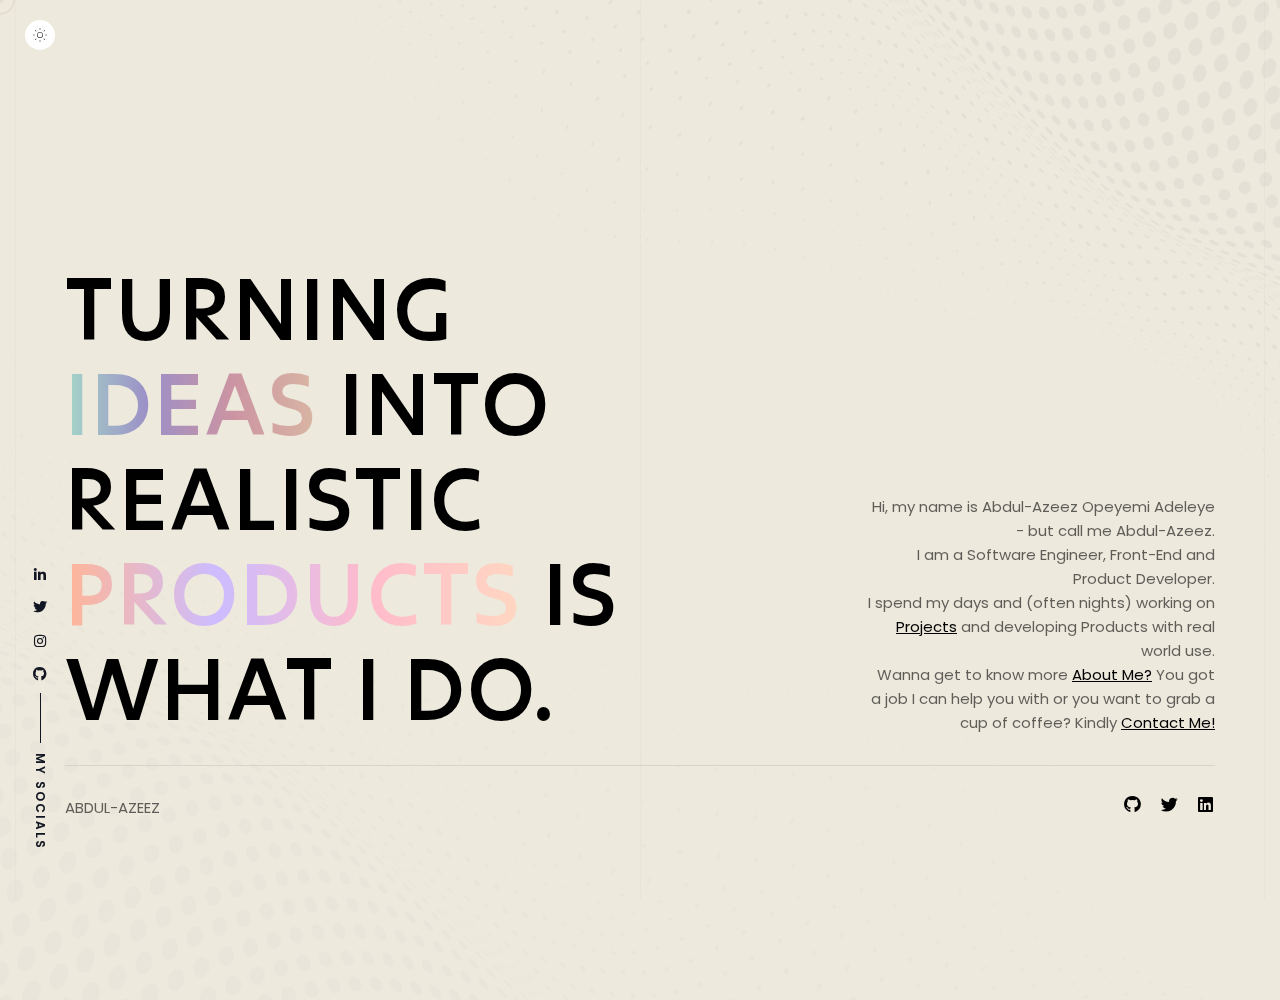
<file: index.html>
<!DOCTYPE html>
<html class="no-js" lang="">
  <!-- Mirrored from theme.dsngrid.com/blackdsn/light/metro-portfolio-1.html by HTTrack Website Copier/3.x [XR&CO'2014], Tue, 08 Aug 2023 18:22:00 GMT -->
  <!-- Added by HTTrack --><meta
    http-equiv="content-type"
    content="text/html;charset=utf-8"
  /><!-- /Added by HTTrack -->
  <head>
    <meta charset="utf-8" />
    <meta name="description" content="" />
    <meta name="viewport" content="width=device-width, initial-scale=1" />

    <link rel="icon" href="assets/img/logo-32x32.png" sizes="32x32" />
    <link rel="icon" href="assets/img/logo-192x192.png" sizes="192x192" />

    <title>Abdul-Azeez O. Adeleye | SWE, Full Stack and Product.</title>

    <link href="assets/css/plugins.css" rel="stylesheet" />
    <link rel="stylesheet" href="assets/css/style.css" />
  </head>

  <body class="dsn-ajax dsn-cursor-effect">
    <style>
      /* Define animation */
      @keyframes gradient-shift {
        0% {
          background-position: 0%;
        }
        100% {
          background-position: 100%;
        }
      }

      /* Styling our animated gradient text */
      .linear-wipe {
        background: linear-gradient(
          270deg,
          #cdfff1,
          #c6d7ff,
          #fac8ff,
          #ffd7c1,
          #ffbbcb,
          #ccbcff,
          #ffb597
        );
        background-size: 200%;
        -webkit-background-clip: text;
        -webkit-text-fill-color: transparent;
        animation: gradient-shift 3s ease-in-out infinite;
      }
      .linear-wipe2 {
        background: linear-gradient(
          270deg,
          #e87041,
          #b0c3ef,
          #c99ecd,
          #d9b6a3,
          #cc94a2,
          #9c8fc7,
          #a4d6c8
        );
        background-size: 200%;
        -webkit-background-clip: text;
        -webkit-text-fill-color: transparent;
        animation: gradient-shift 3s ease-in-out infinite;
      }
    </style>
    <main id="main_root" class="main-root">
      <!-- ========== Menu ========== -->
      <header
        id="site_menu_header"
        class="site-header dsn-container d-none dsn-hamburger"
      >
        <div class="main-logo">
          <a
            href="index.html"
            data-dsn-text="Abdul-Azeez"
            class="custom-logo-link main-brand effect-ajax"
            rel="home"
            aria-current="page"
          >
            <img
              src="assets/img/logo-light.png"
              class="custom-logo logo-light"
              style="width: 50px; height: 30px;"
              alt="Abdul-Azeez"
            />
            <img
              src="assets/img/logo.png"
              class="custom-logo logo-dark"
              style="width: 50px; height: 30px;"
              alt="Abdul-Azeez"
            />
          </a>
        </div>
        <nav class="main-navigation">
          <div class="menu-cover-title header-container dsn-container">
            MENU
          </div>
          <ul id="dsn-primary-list" class="primary-nav h2">
            <li class="nav-item">
              <a title="Service" href="index.html">
                <span class="overflow">Home</span>
              </a>
            </li>
            <li class="nav-item">
              <a title="Home" href="about">
                <span class="overflow">About</span>
              </a>
            </li>
            <li class="nav-item">
              <a title="Home" href="projects">
                <span class="overflow">Projects</span>
              </a>
            </li>
            <li class="nav-item">
              <a title="Service" href="contact">
                <span class="overflow">Contact</span>
              </a>
            </li>
            <li class="nav-item">
              <a title="Home" href="https://abdulazeez.vercel.app/resume.pdf">
                <span class="overflow">My Resume</span>
              </a>
            </li>
          </ul>
          <div
            class="container-content d-flex flex-column justify-content-center section-margin"
          >
            <div class="nav__info">
              <div class="nav-content">
                <h5 class="sm-title-block mb-10">Location</h5>
                Remote, Earth C137
              </div>
              <div class="nav-content mt-30">
                <h5 class="sm-title-block mb-10">Contact</h5>
                <p class="links over-hidden mb-1">
                  <a
                    class="link-hover d-block"
                    href="tel:00201004392260"
                    data-hover-text="+2348109174125"
                    >+2348109174125</a
                  >
                  <a
                    class="link-hover"
                    href="tel:00201024552406"
                    data-hover-text="+2348109174125"
                    >+2348050659250</a
                  >
                </p>
                <p class="links over-hidden">
                  <a
                    class="link-hover"
                    href="mailto:message.abdulazeez@gmail.com"
                    data-hover-text="message.abdulazeez@gmail.com"
                    >message.abdulazeez@gmail.com</a
                  >
                </p>
              </div>
            </div>
            <div class="nav-social nav-content mt-30">
              <div class="nav-social-inner p-relative">
                <h5 class="sm-title-block mb-10">Follow Me</h5>
                <ul style="--dsn-li-name: dsn6">
                  <li style="--dsn-li-index: 0">
                    <a
                      href="https://www.linkedin.com/in/meessage-abdulazeez"
                      target="_blank"
                      rel="nofollow noopener noreferrer"
                      >LinkedIn.</a
                    >
                  </li>
                  <li style="--dsn-li-index: 1">
                    <a
                      href="https://github.com/YemiAbdulazeez"
                      target="_blank"
                      rel="nofollow noopener noreferrer"
                      >GitHub.</a
                    >
                  </li>
                  <li style="--dsn-li-index: 2">
                    <a
                      href="https://twitter.com/AzeezAdeleye_"
                      target="_blank"
                      rel="nofollow noopener noreferrer"
                      >Twitter.</a
                    >
                  </li>
                </ul>
              </div>
            </div>
          </div>
        </nav>
        <div id="navbar_toggle" class="navbar-toggle">
          <div class="toggle-icon">
            <div class="toggle-line"></div>
            <div class="toggle-line"></div>
            <div class="toggle-line"></div>
          </div>
          <div class="toggle-text">
            <div class="text-menu">Menu</div>
            <div class="text-open">Open</div>
            <div class="text-close">Close</div>
          </div>
        </div>
        <div class="bg-load background-main"></div>

        <svg
          width="100%"
          height="100%"
          viewBox="0 0 100 100"
          preserveAspectRatio="none"
          class="bg-load dsn-svg-transition"
        >
          <path
            vector-effect="non-scaling-stroke"
            d="M 0 100 V 100 Q 50 100 100 100 V 100 z"
          />
        </svg>
      </header>
      <!-- ========== End Menu ========== -->

      <!-- ========== Header Normal========== -->
      <header id="dsn_header" class="dsn-header-animation header-normal">
        <div
          class="background-overlay bg-pattern p-absolute left-0 top-0 w-100 h-100"
        ></div>

        <div class="entry-header p-relative over-hidden" style="height: 100vh">
          <div
            id="hero_content"
            class="d-flex p-relative h-100 dsn-hero-parallax-title container align-items-center pb-section"
          >
            <div class="content p-relative w-100">
              <div class="intro-project w-100">
                <div class="intro-title">
                  <div
                    class="d-grid grid-sm-2 justify-content-between pb-30 mb-30 border-bottom"
                  >
                    <div id="hero_title" style="margin-top: 4rem">
                      <h1 class="title title-org text-upper sm-pd">
                        TURNING <span class="linear-wipe2">IDEAS</span> INTO
                        REALISTIC <span class="linear-wipe">PRODUCTS</span> IS
                        WHAT I DO.
                      </h1>
                    </div>
                    <p class="max-w350 ml-auto text-right align-self-end sm-pd">
                      Hi, my name is Abdul-Azeez Opeyemi Adeleye - but call me
                      Abdul-Azeez. <br />I am a Software Engineer, Front-End and
                      Product Developer. <br />I spend my days and (often
                      nights) working on
                      <a href="projects" style="text-decoration: underline"
                        >Projects</a
                      >
                      and developing Products with real world use. <br />Wanna
                      get to know more
                      <a href="about" style="text-decoration: underline"
                        >About Me?</a
                      >
                      You got a job I can help you with or you want to grab a
                      cup of coffee? Kindly
                      <a href="contact" style="text-decoration: underline"
                        >Contact Me!</a
                      >
                    </p>
                  </div>

                  <div class="d-grid grid-sm-2 justify-content-between">
                    <p>ABDUL-AZEEZ</p>
                    <div
                      class="social-icons-wrapper d-grid grid-3 justify-self-end dsn-icon-heading-color"
                      data-dsn-gap="20px"
                      data-dsn-iconsize="17px"
                    >
                      <span class="grid-item">
                        <a
                          class="dsn-icon"
                          href="https://github.com/YemiAbdulAzeez"
                          target="_blank"
                          rel="nofollow"
                        >
                          <i class="fab fa-github" aria-hidden="true"></i>
                        </a>
                      </span>

                      <span class="grid-item">
                        <a
                          class="dsn-icon"
                          href="https://twitter.com/AzeezAdeleye_"
                          target="_blank"
                          rel="nofollow"
                        >
                          <i class="fab fa-twitter" aria-hidden="true"></i>
                        </a>
                      </span>
                      <span class="grid-item">
                        <a
                          class="dsn-icon"
                          href="https://linkedin.com/AzeezAdeleye_"
                          target="_blank"
                          rel="nofollow"
                        >
                          <i class="fab fa-linkedin" aria-hidden="true"></i>
                        </a>
                      </span>
                    </div>
                  </div>
                </div>
              </div>
            </div>
          </div>
        </div>
      </header>
      <!-- ========== End Header Normal ========== -->

      <!-- ========== End Footer ========== -->
    </main>

    <!-- ========== Cursor ========== -->
    <div id="dsn_cursor" class="ball"></div>
    <div id="dsn_cursor_inner" class="ball"></div>
    <!-- ========== End Cursor ========== -->

    <!-- ==========  Social ========== -->
    <div
      class="social-side d-flex align-items-center flex-column justify-content-center"
    >
      <ul class="socials d-flex flex-column-reverse">
        <li style="--dsn-index-animate: 0">
          <a
            href="https://github.com/YemiAbdulazeez"
            target="_blank"
            rel="nofollow"
          >
            <i class="fab fa-github" aria-hidden="true"></i> <span>Fb</span>
          </a>
        </li>
        <li style="--dsn-index-animate: 1">
          <a
            href="https://instagram.com/AzeezAdeleye_"
            target="_blank"
            rel="nofollow"
          >
            <i class="fab fa-instagram" aria-hidden="true"></i
            ><span>Instagram</span>
          </a>
        </li>
        <li style="--dsn-index-animate: 2">
          <a
            href="https://twitter.com/AzeezAdeleye_"
            target="_blank"
            rel="nofollow"
          >
            <i class="fab fa-twitter" aria-hidden="true"></i><span>Tw</span>
          </a>
        </li>
        <li style="--dsn-index-animate: 3">
          <a
            href="https://www.linkedin.com/in/azeezadeleye_"
            target="_blank"
            rel="nofollow"
          >
            <i class="fab fa-linkedin-in" aria-hidden="true"></i
            ><span>Linkedin</span>
          </a>
        </li>
      </ul>
      <div class="icon">MY SOCIALS</div>
    </div>
    <!-- ========== End Social ========== -->

    <!-- ========== Style Option Page ========== -->
    <div id="dsn_box_options" class="day-night">
      <div class="night active" data-dsn-theme="dark">
        <svg width="48" height="48" viewBox="0 0 48 48">
          <rect x="12.3" y="23.5" width="2.6" height="1"></rect>
          <rect
            x="16.1"
            y="15.3"
            transform="matrix(0.7071 -0.7071 0.7071 0.7071 -6.8871 16.5732)"
            width="1"
            height="2.6"
          ></rect>
          <rect x="23.5" y="12.3" width="1" height="2.6"></rect>
          <rect
            x="30.1"
            y="16.1"
            transform="matrix(0.7071 -0.7071 0.7071 0.7071 -2.5145 27.0538)"
            width="2.6"
            height="1"
          ></rect>
          <rect x="33.1" y="23.5" width="2.6" height="1"></rect>
          <rect
            x="30.9"
            y="30.1"
            transform="matrix(0.7071 -0.7071 0.7071 0.7071 -12.9952 31.4264)"
            width="1"
            height="2.6"
          ></rect>
          <rect x="23.5" y="33.1" width="1" height="2.6"></rect>
          <rect
            x="15.3"
            y="30.9"
            transform="matrix(0.7071 -0.7071 0.7071 0.7071 -17.3677 20.9457)"
            width="2.6"
            height="1"
          ></rect>
          <path
            d="M24,18.7c-2.9,0-5.3,2.4-5.3,5.3s2.4,5.3,5.3,5.3s5.3-2.4,5.3-5.3S26.9,18.7,24,18.7z M24,28.3c-2.4,0-4.3-1.9-4.3-4.3s1.9-4.3,4.3-4.3s4.3,1.9,4.3,4.3S26.4,28.3,24,28.3z"
          ></path>
        </svg>
      </div>
      <div class="moon" data-dsn-theme="night">
        <svg width="48" height="48" viewBox="0 0 48 48">
          <path
            d="M24,33.9c-5.4,0-9.9-4.4-9.9-9.9c0-4.3,2.7-8,6.8-9.4l0.8-0.3l-0.1,0.9c-0.2,0.6-0.2,1.3-0.2,1.9c0,5.2,4.3,9.5,9.5,9.5c0.6,0,1.3-0.1,1.9-0.2l0.8-0.2L33.3,27C32,31.1,28.3,33.9,24,33.9z M20.4,15.9c-3.2,1.4-5.3,4.5-5.3,8.1c0,4.9,4,8.9,8.9,8.9c3.6,0,6.7-2.1,8.1-5.3c-0.4,0-0.8,0.1-1.3,0.1c-5.8,0-10.5-4.7-10.5-10.5C20.4,16.7,20.4,16.3,20.4,15.9z"
          ></path>
        </svg>
      </div>
    </div>
    <!-- ========== End Style Option Page ========== -->

    <!-- ========== Line BG ========== -->
    <div id="line_head"><span class="container"></span></div>
    <!-- ========== End Line BG ========== -->

    <script src="assets/js/jquery-3.1.1.min.js"></script>
    <script src="assets/js/plugins.min.js"></script>
    <script src="assets/js/plugins/dsn-grid.min.js"></script>
    <script src="assets/js/custom.js"></script>
  </body>

  <!-- Mirrored from theme.dsngrid.com/blackdsn/light/metro-portfolio-1.html by HTTrack Website Copier/3.x [XR&CO'2014], Tue, 08 Aug 2023 18:22:31 GMT -->
</html>
</file>
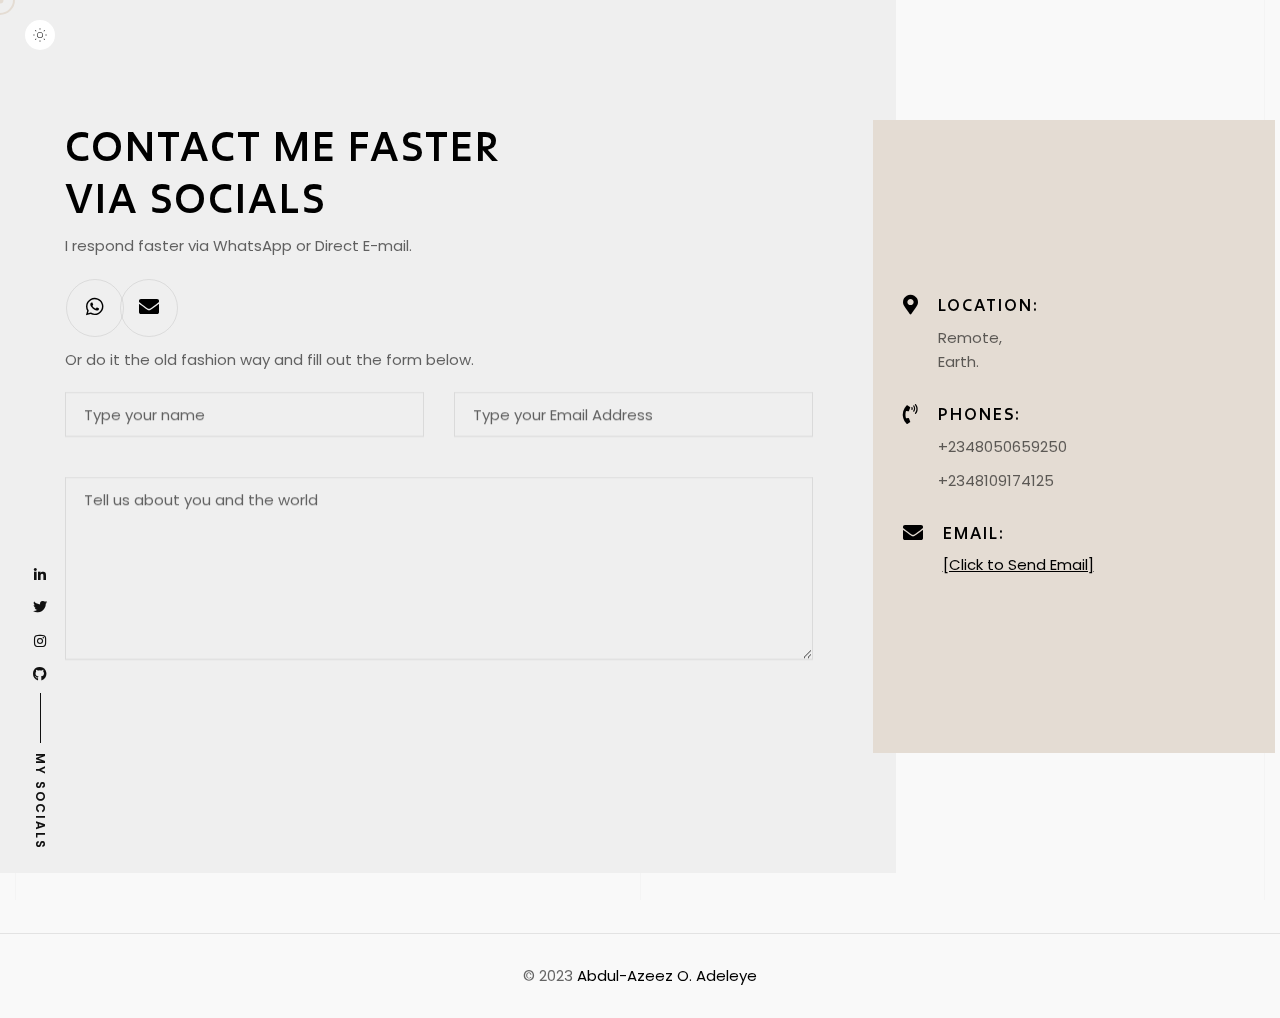
<file: contact/index.html>
<!DOCTYPE html>
<html class="no-js" lang="">
 <meta
    http-equiv="content-type"
    content="text/html;charset=utf-8"
  /><!-- /Added by HTTrack -->
  <head>
    <meta charset="utf-8" />
    <meta name="description" content="" />
    <meta name="viewport" content="width=device-width, initial-scale=1" />

    <link rel="icon" href="assets/img/logo-32x32.png" sizes="32x32" />
    <link rel="icon" href="assets/img/logo-192x192.png" sizes="192x192" />

    <title>Contact Me | Abdul-Azeez O. Adeleye | SWE, Full Stack and Product.</title>

    <link href="assets/css/plugins.css" rel="stylesheet" />
    <link rel="stylesheet" href="assets/css/style.css" />
  </head>

  <body class="dsn-ajax dsn-cursor-effect">
    <style>
      /* Define animation */
      @keyframes gradient-shift {
        0% {
          background-position: 0%;
        }
        100% {
          background-position: 100%;
        }
      }

      /* Styling our animated gradient text */
      .linear-wipe {
        background: linear-gradient(
          270deg,
          #cdfff1,
          #c6d7ff,
          #fac8ff,
          #ffd7c1,
          #ffbbcb,
          #ccbcff,
          #ffb597
        );
        background-size: 200%;
        -webkit-background-clip: text;
        -webkit-text-fill-color: transparent;
        animation: gradient-shift 3s ease-in-out infinite;
      }
    </style>
    <main id="main_root" class="main-root">
      <!-- ========== Menu ========== -->
      <header
        id="site_menu_header"
        class="site-header dsn-container d-none dsn-hamburger"
      >
        <div class="main-logo">
          <a
            href="https://abdulazeez.vercel.app"
            data-dsn-text="Abdul-Azeez"
            class="custom-logo-link main-brand effect-ajax"
            rel="home"
            aria-current="page"
          >
            <img
              src="assets/img/logo-light.png"
              class="custom-logo logo-light"
              style="width: 50px; height: 30px;"
              alt="Abdul-Azeez"
            />
            <img
              src="assets/img/logo.png"
              class="custom-logo logo-dark"
              style="width: 50px; height: 30px;"
              alt="Abdul-Azeez"
            />
          </a>
        </div>
        <nav class="main-navigation">
          <div class="menu-cover-title header-container dsn-container">
            MENU
          </div>
          <ul id="dsn-primary-list" class="primary-nav h2">
            <li class="nav-item">
              <a title="Service" href="https://abdulazeez.vercel.app">
                <span class="overflow">Home</span>
              </a>
            </li>
            <li class="nav-item">
              <a title="Home" href="https://abdulazeez.vercel.app/about">
                <span class="overflow">About</span>
              </a>
            </li>
            <li class="nav-item">
              <a title="Home" href="https://abdulazeez.vercel.app/projects">
                <span class="overflow">Projects</span>
              </a>
            </li>
            <li class="nav-item">
              <a title="Service" href="https://abdulazeez.vercel.app/contact">
                <span class="overflow">Contact</span>
              </a>
            </li>
            <li class="nav-item">
              <a title="Home" href="https://abdulazeez.vercel.app/resume.pdf">
                <span class="overflow">My Resume</span>
              </a>
            </li>
          </ul>
          <div
            class="container-content d-flex flex-column justify-content-center section-margin"
          >
            <div class="nav__info">
              <div class="nav-content">
                <h5 class="sm-title-block mb-10">Location</h5>
                Remote, Earth C137
              </div>
              <div class="nav-content mt-30">
                <h5 class="sm-title-block mb-10">Contact</h5>
                <p class="links over-hidden mb-1">
                  <a
                    class="link-hover d-block"
                    href="tel:00201004392260"
                    data-hover-text="+2348109174125"
                    >+2348109174125</a
                  >
                  <a
                    class="link-hover"
                    href="tel:00201024552406"
                    data-hover-text="+2348109174125"
                    >+2348050659250</a
                  >
                </p>
                <p class="links over-hidden">
                  <a
                    class="link-hover"
                    href="mailto:message.abdulazeez@gmail.com"
                    data-hover-text="message.abdulazeez@gmail.com"
                    >message.abdulazeez@gmail.com</a
                  >
                </p>
              </div>
            </div>
            <div class="nav-social nav-content mt-30">
              <div class="nav-social-inner p-relative">
                <h5 class="sm-title-block mb-10">Follow Me</h5>
                <ul style="--dsn-li-name: dsn6">
                  <li style="--dsn-li-index: 0">
                    <a
                      href="https://www.linkedin.com/in/meessage-abdulazeez"
                      target="_blank"
                      rel="nofollow noopener noreferrer"
                      >LinkedIn.</a
                    >
                  </li>
                  <li style="--dsn-li-index: 1">
                    <a
                      href="https://github.com/YemiAbdulazeez"
                      target="_blank"
                      rel="nofollow noopener noreferrer"
                      >GitHub.</a
                    >
                  </li>
                  <li style="--dsn-li-index: 2">
                    <a
                      href="https://twitter.com/AzeezAdeleye_"
                      target="_blank"
                      rel="nofollow noopener noreferrer"
                      >Twitter.</a
                    >
                  </li>
                </ul>
              </div>
            </div>
          </div>
        </nav>
        <div id="navbar_toggle" class="navbar-toggle">
          <div class="toggle-icon">
            <div class="toggle-line"></div>
            <div class="toggle-line"></div>
            <div class="toggle-line"></div>
          </div>
          <div class="toggle-text">
            <div class="text-menu">Menu</div>
            <div class="text-open">Open</div>
            <div class="text-close">Close</div>
          </div>
        </div>
        <div class="bg-load background-main"></div>

        <svg
          width="100%"
          height="100%"
          viewBox="0 0 100 100"
          preserveAspectRatio="none"
          class="bg-load dsn-svg-transition"
        >
          <path
            vector-effect="non-scaling-stroke"
            d="M 0 100 V 100 Q 50 100 100 100 V 100 z"
          />
        </svg>
      </header>
      <!-- ========== End Menu ========== -->

    <div id="page_wrapper" class="wrapper">
        <!-- ========== Contact  ========== -->
        <div class="p-relative contact-form over-hidden section-padding">
            <div class="dsn-mask p-absolute w-70 left-0 top-0 h-100 background-section"></div>
            <div class="p-relative container d-grid grid-1-half" data-dsn-gap="30px 60px">
                <div class="box-form">
                    <h2 class="title-h2 ">
                        CONTACT ME FASTER <br>VIA SOCIALS
                    </h2>
                    <p class="mt-10">I respond faster via WhatsApp or Direct E-mail.</p>
                    <ul class="dsn-socials box-social mt-20  dsn-icon-heading-color">
                        <li>
                          <a
                            href="https://wa.me/2348109174125"
                            target="_blank"
                            rel="nofollow"
                            class="init-color move-circle border-color-default"
                            data-dsn="parallax"
                            ><span class="dsn-icon"
                              ><i class="fab fa-whatsapp"></i></span
                            ><span>WhatsApp</span></a
                          >
                        </li>
                        <li>
                          <a
                            href="mailto:message.abdulazeez@gmail.com"
                            target="_blank"
                            rel="nofollow"
                            class="init-color move-circle border-color-default"
                            data-dsn="parallax"
                            ><span class="dsn-icon"
                              ><i class="fa fa-envelope"></i></span
                            ><span>Email</span></a
                          >
                        </li>
                    </ul>
                    <p class="mt-10">Or do it the old fashion way and fill out the form below.</p>
                    <div class="dsn-form mt-20 form-box d-flex flex-column">
                        <form id="contact-form" class="form w-100" method="post" action="https://abdulazeez.vercel.appcontact.php"
                              data-toggle="validator">
                            <div class="messages"></div>
                            <div class="input__wrap controls">
                                <div class="d-grid grid-md-2" data-dsn-gap="0px 30px">
                                    <div class="form-group dsn-up">
                                        <div class="entry-box">

                                            <input id="form_name" type="text" name="name" placeholder="Type your name"
                                                   required="required"
                                                   data-error="name is required."/>
                                        </div>
                                        <div class="help-block with-errors"></div>
                                    </div>
                                    <div class="form-group dsn-up">
                                        <div class="entry-box">

                                            <input id="form_email" type="email" name="email"
                                                   placeholder="Type your Email Address"
                                                   required="required" data-error="Valid email is required."/>
                                        </div>
                                        <div class="help-block with-errors"></div>
                                    </div>
                                </div>


                                <div class="form-group dsn-up">
                                    <div class="entry-box">

                                    <textarea id="form_message" class="form-control" name="message" rows="7"
                                              placeholder="Tell us about you and the world" required="required"
                                              data-error="Please,leave us a message."></textarea>
                                    </div>
                                    <div class="help-block with-errors"></div>
                                </div>

                                <div class="d-flex dsn-up">
                                    <div class="image-zoom move-circle border-color-default border-style border-rdu"
                                         data-dsn="parallax">
                                        <input type="submit" value="Send Message">
                                    </div>
                                </div>
                            </div>
                        </form>
                    </div>
                </div>
                <div class="box-info p-30 background-theme ">
                    <div class="icon-left dsn-icon-heading-color d-flex align-items-center h-100">
                        <div class="d-grid dsn-service icon-left align-items-center">
                            <div class="service-item p-relative grid-item style-box  background-transparent">

                                <div class="service-item-inner number-item h-100">
                                    <div class="dsn-icon"><i class="fas fa-map-marker-alt" aria-hidden="true"></i></div>
                                    <div class="service-content p-relative">
                                        <h4 class="service_title  sm-title-block ">Location:</h4>
                                        <div class="service_description mt-10 max-w570 dsn-auto"><p>Remote, <br>Earth.</p></div>
                                    </div>
                                </div>
                            </div>
                            <div class="service-item p-relative grid-item style-box  background-transparent">

                                <div class="service-item-inner number-item h-100">
                                    <div class="dsn-icon"><i class="fas fa-phone-volume" aria-hidden="true"></i></div>
                                    <div class="service-content p-relative"><h4 class="service_title  sm-title-block ">
                                        Phones:</h4>
                                        <div class="service_description mt-10 max-w570 dsn-auto"><p>+2348050659250
                                            </p></div>
                                            <div class="service_description mt-10 max-w570 dsn-auto"><p>+2348109174125
                                            </p></div>
                                    </div>
                                </div>
                            </div>
                            <div class="service-item p-relative grid-item style-box  background-transparent">

                                <div class="service-item-inner number-item h-100">
                                    <div class="dsn-icon"><i class="fas fa-envelope" aria-hidden="true"></i></div>
                                    <div class="service-content p-relative"><h4 class="service_title  sm-title-block ">
                                        Email:</h4>
                                        <div class="service_description mt-10 max-w570 dsn-auto"><p><a href="mailto:message.abdulazeez@gmail.com" style="text-decoration: underline;">[Click to Send Email]</a></p>
                                        </div>
                                    </div>
                                </div>
                            </div>


                        </div>
                    </div>

                </div>
            </div>
        </div>
        <!-- ========== End Contact  ========== -->
  <!-- ========== Footer ========== -->
 
        <div
          class="footer-bottom mt-60 pt-30 border-top pb-30 text-center"
        >
          <p class="over-hidden">
            © 2023
            <a
              href="#0"
              class="link-hover"
              data-hover-text="dsn Grid"
              target="_blank"
              >Abdul-Azeez O. Adeleye</a
            >
          </p>
        </div>
      </div>
    </div>
  </footer>
  <!-- ========== End Footer ========== -->
    <!-- ========== End About Section ========== -->
<!-- ========== End Header Normal ========== -->

      <!-- ========== End Footer ========== -->
   

    <!-- ========== Cursor ========== -->
    <div id="dsn_cursor" class="ball"></div>
    <div id="dsn_cursor_inner" class="ball"></div>
    <!-- ========== End Cursor ========== -->

    <!-- ==========  Social ========== -->
    <div
      class="social-side d-flex align-items-center flex-column justify-content-center"
    >
      <ul class="socials d-flex flex-column-reverse">
        <li style="--dsn-index-animate: 0">
          <a
            href="https://github.com/YemiAbdulazeez"
            target="_blank"
            rel="nofollow"
          >
            <i class="fab fa-github" aria-hidden="true"></i> <span>Fb</span>
          </a>
        </li>
        <li style="--dsn-index-animate: 1">
          <a
            href="https://instagram.com/AzeezAdeleye_"
            target="_blank"
            rel="nofollow"
          >
            <i class="fab fa-instagram" aria-hidden="true"></i
            ><span>Instagram</span>
          </a>
        </li>
        <li style="--dsn-index-animate: 2">
          <a
            href="https://twitter.com/AzeezAdeleye_"
            target="_blank"
            rel="nofollow"
          >
            <i class="fab fa-twitter" aria-hidden="true"></i><span>Tw</span>
          </a>
        </li>
        <li style="--dsn-index-animate: 3">
          <a
            href="https://www.linkedin.com/in/azeezadeleye_"
            target="_blank"
            rel="nofollow"
          >
            <i class="fab fa-linkedin-in" aria-hidden="true"></i
            ><span>Linkedin</span>
          </a>
        </li>
      </ul>
      <div class="icon">MY SOCIALS</div>
    </div>
    <!-- ========== End Social ========== -->

    <!-- ========== Style Option Page ========== -->
    <div id="dsn_box_options" class="day-night">
      <div class="night active" data-dsn-theme="dark">
        <svg width="48" height="48" viewBox="0 0 48 48">
          <rect x="12.3" y="23.5" width="2.6" height="1"></rect>
          <rect
            x="16.1"
            y="15.3"
            transform="matrix(0.7071 -0.7071 0.7071 0.7071 -6.8871 16.5732)"
            width="1"
            height="2.6"
          ></rect>
          <rect x="23.5" y="12.3" width="1" height="2.6"></rect>
          <rect
            x="30.1"
            y="16.1"
            transform="matrix(0.7071 -0.7071 0.7071 0.7071 -2.5145 27.0538)"
            width="2.6"
            height="1"
          ></rect>
          <rect x="33.1" y="23.5" width="2.6" height="1"></rect>
          <rect
            x="30.9"
            y="30.1"
            transform="matrix(0.7071 -0.7071 0.7071 0.7071 -12.9952 31.4264)"
            width="1"
            height="2.6"
          ></rect>
          <rect x="23.5" y="33.1" width="1" height="2.6"></rect>
          <rect
            x="15.3"
            y="30.9"
            transform="matrix(0.7071 -0.7071 0.7071 0.7071 -17.3677 20.9457)"
            width="2.6"
            height="1"
          ></rect>
          <path
            d="M24,18.7c-2.9,0-5.3,2.4-5.3,5.3s2.4,5.3,5.3,5.3s5.3-2.4,5.3-5.3S26.9,18.7,24,18.7z M24,28.3c-2.4,0-4.3-1.9-4.3-4.3s1.9-4.3,4.3-4.3s4.3,1.9,4.3,4.3S26.4,28.3,24,28.3z"
          ></path>
        </svg>
      </div>
      <div class="moon" data-dsn-theme="night">
        <svg width="48" height="48" viewBox="0 0 48 48">
          <path
            d="M24,33.9c-5.4,0-9.9-4.4-9.9-9.9c0-4.3,2.7-8,6.8-9.4l0.8-0.3l-0.1,0.9c-0.2,0.6-0.2,1.3-0.2,1.9c0,5.2,4.3,9.5,9.5,9.5c0.6,0,1.3-0.1,1.9-0.2l0.8-0.2L33.3,27C32,31.1,28.3,33.9,24,33.9z M20.4,15.9c-3.2,1.4-5.3,4.5-5.3,8.1c0,4.9,4,8.9,8.9,8.9c3.6,0,6.7-2.1,8.1-5.3c-0.4,0-0.8,0.1-1.3,0.1c-5.8,0-10.5-4.7-10.5-10.5C20.4,16.7,20.4,16.3,20.4,15.9z"
          ></path>
        </svg>
      </div>
    </div>
    <!-- ========== End Style Option Page ========== -->

    <!-- ========== Line BG ========== -->
    <div id="line_head"><span class="container"></span></div>
    <!-- ========== End Line BG ========== -->

    <script src="assets/js/jquery-3.1.1.min.js"></script>
    <script src="assets/js/plugins.min.js"></script>
    <script src="assets/js/plugins/dsn-grid.min.js"></script>
    <script src="assets/js/custom.js"></script>
  </body>

 </html>
</file>
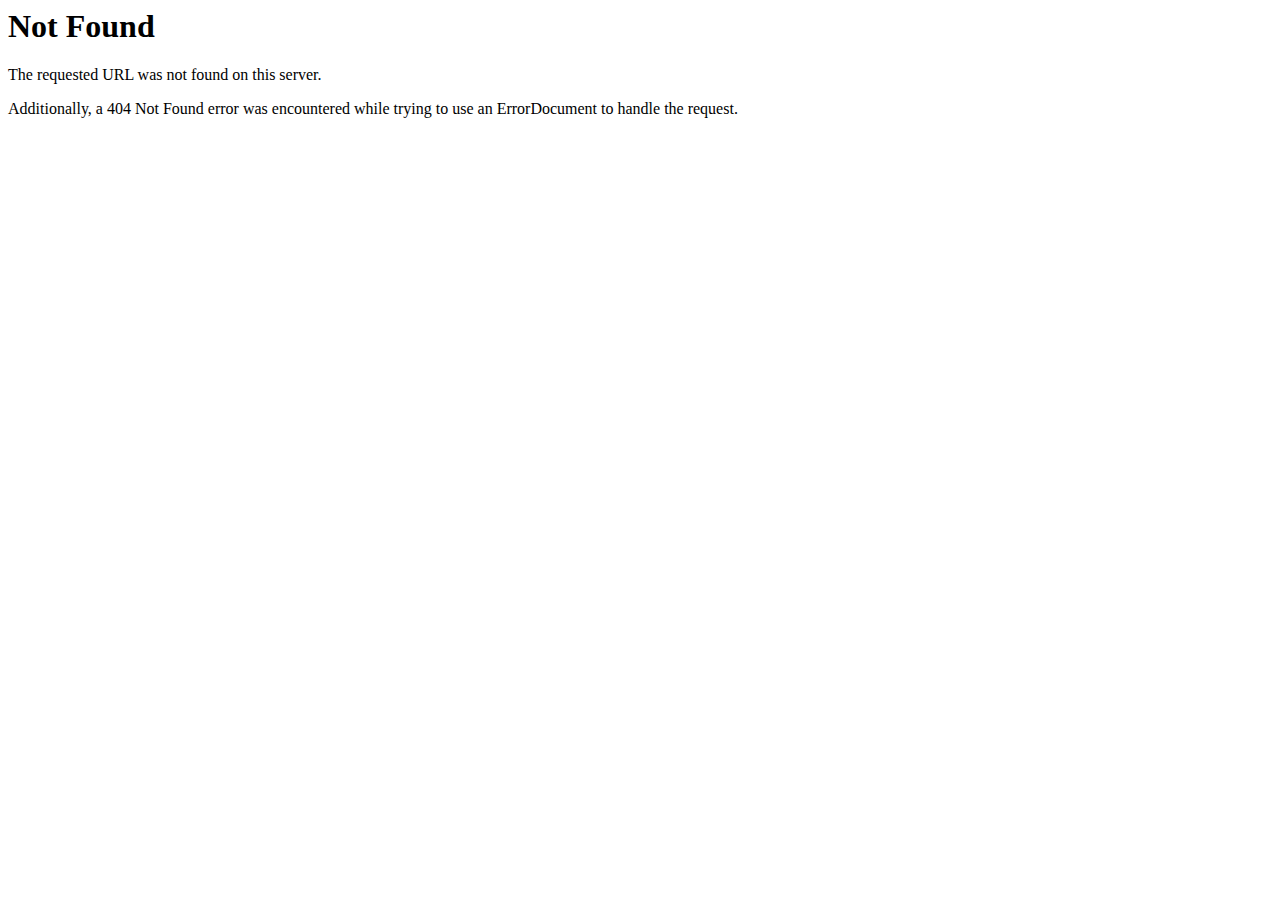
<file: assets/fonts/fa-brands-400.html>
<!DOCTYPE HTML PUBLIC "-//IETF//DTD HTML 2.0//EN">
<html><head>
<title>404 Not Found</title>
</head><body>
<h1>Not Found</h1>
<p>The requested URL was not found on this server.</p>
<p>Additionally, a 404 Not Found
error was encountered while trying to use an ErrorDocument to handle the request.</p>
</body></html>
</file>
<file: assets/css/plugins.css>
/*-----------------------------------------------------------------------------------

	Template Name:
	Template URI:
	Description:
	Author: design_grid
	Author URI:
	Version: 1.0

-----------------------------------------------------------------------------------*/

/* ----------------------------------------------------------------
			[ All Css Plugins & Helper Classes File ]
-----------------------------------------------------------------*/

/* == fontawesome == */
@import url("plugins/fontawesome-all.min.css");

/* == Swiper == */
@import url("plugins/swiper.min.css");

/* == animatedheadline == */
@import url("plugins/jquery.animatedheadline.css");

/* == fancybox popup == */
@import url("plugins/fancybox.css");

/* == magnific popup == */
@import url("plugins/fjGallery.css");

/* == Helper Class == */
@import url("global.css");
</file>
<file: assets/css/style.css>
@charset "UTF-8";
/*-----------------------------------------------------------

Template Name: BlackDsn - Ajax Portfolio HTML Template
  Template URI: http://theme.dsngrid.com/blackdsn
  Description: BlackDsn Ajax Portfolio Showcase HTML Template
  Author: design_grid
  Author URI: https://themeforest.net/user/design_grid
  Version: 1.0.0

-------------------------------------------------------------*/
/*-----------------------------------------------------------

    1.  Variables
    2.  Mixins
      - Mixins Master
      - Utilities
    3.  Normalize
    4.  Helpers
    5. Typography
      - Copy
	  - Headings
	6. Core
    7. Navigation
      - Links
      - Menus
	  - Next & Previous
    8. Content
      - pages
      - Comments
      - Archives
      - Footer
    9.Forms
      - Button
      - Fields
    10.Blocks
    11.Media
      - captions
    12.Version Light

-------------------------------------------------------------*/
:root,
:root .v-light,
:root .v-light-head {
  --bg-color: #ede9dd;
  --assistant-color: #efefef;
  --theme-color: #e4dcd3;
  --theme-color-font: #fff;
  --font-color: #0009;
  --heading-color: #000;
  --border-color: #2828281a;
  --smooth-color: #141414;
  --reverse-color: #141414;
  --reverse-heading-color: #fff;
  --bg-btn: #f6fafd;
  /**
     Elementor color
  */
  --divider-color: var(--border-color);
}

:root .v-dark,
:root .v-dark-head {
  --bg-color: #1a2238;
  --assistant-color: #191919;
  --theme-color: #e4e4dd;
  --font-color: #ddd;
  --heading-color: #fff;
  --border-color: #ffffff1a;
  --smooth-color: #f9f9f9;
  --reverse-color: #f9f9f9;
  --reverse-heading-color: #000;
  --bg-btn: #0a0909;
}
:root .v-dark .background-theme,
:root .v-dark.background-theme,
:root .v-dark-head .background-theme,
:root .v-dark-head.background-theme {
  --font-color: #0009;
  --heading-color: #000;
}

@media only screen and (max-width: 480px) {
  .sm-pd {
    padding-right: 1rem;
    padding-left: 1rem;
	
	  
  }
}

@media only screen and (max-width: 991px) {
  .v-dark-head-mobile {
    --bg-color: #131313;
    --assistant-color: #191919;
    --theme-color: #e4e4dd;
    --font-color: #ddd;
    --heading-color: #fff;
    --border-color: #ffffff1a;
    --smooth-color: #f9f9f9;
    --reverse-color: #f9f9f9;
    --reverse-heading-color: #000;
    --bg-btn: #0a0909;
  }
  .v-dark-head-mobile .background-theme,
  .v-dark-head-mobile.background-theme {
    --font-color: #0009;
    --heading-color: #000;
  }
}
:root {
  --body-font: "Poppins", sans-serif;
  --heading-font: "Excon", sans-serif;
  --font-code: Menlo, monaco, Consolas, Lucida Console, monospace;
  --font-pre: "Courier 10 Pitch", Courier, monospace;
  --font-size-base: 15px;
  --font-size-h1: 45px;
  --font-size-h2: 35px;
  --font-size-h3: 30px;
  --font-size-h4: 25px;
  --font-size-h5: 22px;
  --font-size-h6: 16px;
  --menu-size: 12px;
  --line-height-base: 1.3;
  --line-height-content: 1.6;
  --font-weight-heading: 500;
  --font-weight-body: 400;
  --smooth-width: 4px;
  --bg-overlay: #000;
  --overlay-blend-mode: unset;
}
:root .dsn-icon-theme-color {
  --theme-color: #f7e0c7;
}
@media only screen and (min-width: 1400px) {
  :root {
    --dsn-gap-container: 100px;
    --title-heading: 95px;
  }
  :root .container,
  :root .dsn-left-container,
  :root .dsn-right-container {
    --dsn-gap-container: 50px;
  }
}
@media only screen and (max-width: 1399px) {
  :root {
    --dsn-gap-container: 50px;
    --title-heading: 85px;
  }
}
@media only screen and (max-width: 1200px) {
  :root {
    --title-heading: 75px;
  }
}
@media only screen and (min-width: 992px) {
  :root {
    --margin-padding: 120px;
    --box-padding: 80px 40px;
  }
}
@media only screen and (max-width: 991px) {
  :root {
    --margin-padding: 80px;
    --box-padding: 60px var(--dsn-gap-container);
    --title-heading: 65px;
  }
}
@media only screen and (min-width: 768px) and (max-width: 991px) {
  :root {
    --dsn-gap-container: 40px;
  }
}
@media only screen and (min-width: 576px) and (max-width: 767px) {
  :root {
    --dsn-gap-container: 25px;
    --title-heading: 47px;
  }
}
@media only screen and (max-width: 575px) {
  :root {
    --dsn-gap-container: 15px;
    --title-heading: 47px;
  }
}

/* -------------------------------------------------------
                   Core
-------------------------------------------------------- */
html {
  font-size: var(--font-size-base);
  scroll-behavior: initial;
}

body {
  background-color: var(--bg-color);
  color: var(--font-color);
  line-height: var(--line-height-base);
  font-family: var(--body-font);
  font-weight: var(--font-weight-body);
  margin: 0;
  text-rendering: optimizeLegibility;
  transition: 100ms;
  transition-property: background-color, color;
  width: 100%;
  min-height: 100%;
}

#dsn_cursor,
#dsn_cursor_inner {
  position: fixed;
  top: 0;
  left: 0;
  border-radius: 50%;
  pointer-events: none;
  z-index: 99;
}
body:not(.dsn-cursor-effect) #dsn_cursor,
body:not(.dsn-cursor-effect) #dsn_cursor_inner {
  display: none;
}
@media only screen and (max-width: 991px) {
  #dsn_cursor,
  #dsn_cursor_inner {
    display: none;
  }
}

#dsn_cursor {
  width: 30px;
  height: 30px;
  border: 2px solid var(--theme-color);
}
#dsn_cursor path {
  display: none;
  stroke-dasharray: 400;
  stroke-dashoffset: 400;
  stroke-width: 1;
}

#dsn_cursor_inner {
  width: 7px;
  height: 7px;
  background-color: var(--theme-color);
}

.unique-demos .box-content {
  opacity: 0.015;
}
.unique-demos .box-content .title {
  font-size: 8vw;
}

#dsn_preloader {
  position: fixed;
  width: 100vw;
  max-width: 100%;
  height: 100vh;
  z-index: 98;
  flex-direction: column;
  overflow: hidden;
  left: 0;
}
#dsn_preloader .bg-load {
  z-index: -1;
}
@media only screen and (min-width: 992px) {
  #dsn_preloader {
    --width-loading-circle: 25vw;
  }
}
@media only screen and (max-width: 991px) {
  #dsn_preloader {
    --width-loading-circle: 50vw;
  }
}
#dsn_preloader svg.v-middle,
#dsn_preloader .loading-circle {
  width: var(--width-loading-circle);
  height: var(--width-loading-circle);
}
#dsn_preloader svg.v-middle path {
  display: block;
  stroke-dasharray: 310px;
  stroke-dashoffset: 310px;
  stroke: url(#linearColors);
  animation: spin 1s infinite linear;
  transform-origin: center;
  width: 100%;
  height: 100%;
  stroke-width: 1.4;
}
#dsn_preloader .loading-circle {
  font-size: 7vw;
  border-radius: 50%;
  border: 1px solid #000;
}
#dsn_preloader .loading-text {
  position: absolute;
  font-size: 22px;
  color: var(--heading-color);
  left: var(--dsn-gap-container);
  bottom: 50px;
}

.dsnload {
  top: 22px;
  left: var(--dsn-gap-container);
}
.dsnload .dsnload__img {
  display: block;
  transform-origin: bottom left;
  animation: moveIn 2s 0s cubic-bezier(0.36, 0, 0.06, 1) alternate infinite;
}
.dsnload .dsnload__img img {
  width: 96px;
}
.dsnload .dsnload__row:nth-child(1) {
  -webkit-clip-path: polygon(-10% 75%, 110% 75%, 110% 110%, -10% 110%);
  clip-path: polygon(-10% 75%, 110% 75%, 110% 110%, -10% 110%);
}
.dsnload .dsnload__row:nth-child(1) .dsnload__img {
  transform: translateY(-0.1em);
}
.dsnload .dsnload__row:nth-child(2) {
  -webkit-clip-path: polygon(-10% 50%, 110% 50%, 110% 75.3%, -10% 75.3%);
  clip-path: polygon(-10% 50%, 110% 50%, 110% 75.3%, -10% 75.3%);
}
.dsnload .dsnload__row:nth-child(2) .dsnload__img {
  transform: translateY(-0.3em) scaleY(1.1);
}
.dsnload .dsnload__row:nth-child(3) {
  -webkit-clip-path: polygon(-10% 25%, 110% 25%, 110% 50.3%, -10% 50.3%);
  clip-path: polygon(-10% 25%, 110% 25%, 110% 50.3%, -10% 50.3%);
}
.dsnload .dsnload__row:nth-child(3) .dsnload__img {
  transform: translateY(-0.5em) scaleY(1.2);
}
.dsnload .dsnload__row:nth-child(4) {
  -webkit-clip-path: polygon(-10% 0%, 110% 0%, 110% 25.3%, -10% 25.3%);
  clip-path: polygon(-10% 0%, 110% 0%, 110% 25.3%, -10% 25.3%);
}
.dsnload .dsnload__row:nth-child(4) .dsnload__img {
  transform: translateY(-0.7em) scaleY(1.3);
}
.dsnload .dsnload__row.dsnload__row--sibling {
  position: absolute;
  top: 0;
  left: 0;
  -webkit-user-select: none;
  user-select: none;
}

@keyframes moveIn {
  50%,
  100% {
    transform: translateY(0em);
  }
  0% {
    opacity: 0;
    filter: blur(5px);
  }
  100% {
    opacity: 1;
    filter: blur(0px);
  }
}
@keyframes spin {
  0% {
    transform: rotate(0deg);
  }
  100% {
    transform: rotate(360deg);
  }
}
.day-night {
  position: fixed;
  z-index: 100;
  top: 20px;
  left: 25px;
  width: 30px;
  height: 30px;
  cursor: pointer;
  text-align: center;
}
.day-night svg {
  width: 30px;
  height: 30px;
}
.day-night .title-mode {
  writing-mode: vertical-rl;
  -webkit-text-orientation: mixed;
  text-orientation: mixed;
  margin-top: 10px;
  letter-spacing: 7px;
  background-color: var(--assistant-color);
  width: 40px;
  margin-left: -5px;
  padding-bottom: 10px;
  border-radius: 0 0 15px 15px;
  line-height: 38px;
}
.day-night .title-mode:before {
  content: "";
  position: absolute;
  left: -5px;
  top: -10px;
  height: 50px;
  width: 40px;
  background-color: inherit;
  z-index: -1;
  border-radius: 15px 15px 0 0;
}
@media only screen and (max-width: 991px) {
  .day-night {
    top: 30px;
    left: 200px;
    display: none;
  }
}
@media only screen and (max-width: 767px) {
  .day-night {
    top: 50px;
    left: 150px;
    display: none;
  }
}
.day-night .night,
.day-night .moon {
  position: absolute;
  top: 0;
  right: 0;
  bottom: 0;
  left: 0;
  width: 100%;
  height: 100%;
  pointer-events: none;
  transition: opacity 0.2s;
  border-radius: 100%;
  opacity: 0;
}
.day-night .night svg,
.day-night .moon svg {
  width: 100%;
  height: 100%;
}
.day-night .night {
  border: 1px solid rgba(255, 255, 255, 0.18);
  background-color: #fff;
  opacity: 1;
}
.day-night .night svg {
  fill: #000;
  width: 100%;
  height: 100%;
}
.day-night .moon {
  border: 1px solid rgba(255, 255, 255, 0.18);
  background-color: #000;
  opacity: 0;
}
.day-night .moon svg {
  transform: rotate(270deg);
  fill: #f0f0f0;
}
.v-light .day-night .night {
  opacity: 0;
}
.v-light .day-night .moon {
  opacity: 1;
}

#main_root:before,
#main_root:after {
  clear: both;
  min-height: 1px;
  display: block;
}

#page_wrapper {
  position: relative;
  z-index: 1;
}

.elementor-widget-dsn_bg_mask.elementor-element.elementor-absolute,
.elementor-widget-dsn_bg_mask.elementor-element.elementor-fixed {
  z-index: 0;
}

.bg-load {
  position: fixed;
  top: 0;
  left: 0;
  width: 100%;
  height: 100%;
  z-index: 99;
}
.bg-load svg {
  fill: var(--dsn-color-icon, var(--theme-color));
  pointer-events: none;
  width: 100%;
  height: 150px;
}
.bg-load svg.dsn-separator-bottom {
  transform: translateY(148px);
}
.bg-load svg.dsn-separator-top {
  transform: translateY(-148px) rotate(180deg);
}

.dsn-heading-title.p-10 {
  padding-top: 5px;
  padding-bottom: 5px;
  letter-spacing: 2px;
}

#line_head {
  position: fixed;
  z-index: -1;
  top: 0;
  left: 0;
  width: 100%;
  height: 100%;
  pointer-events: none;
  opacity: 0.2;
}
#line_head > .container {
  position: relative;
  height: 100%;
  left: 50%;
  transform: translateX(-50%);
  border-left: 1px solid var(--border-color);
  border-right: 1px solid var(--border-color);
}
#line_head > .container:before {
  content: "";
  display: block;
  position: relative;
  width: 1px;
  background-color: var(--border-color);
  height: 100%;
  margin: 0 auto;
}

.dsn-separator:not(.dsn-duration) {
  display: none;
}

.footer-animate.svg-animate .dsn-separator {
  top: 0;
  fill: var(--dsn-color-icon, var(--theme-color));
  position: absolute;
  display: block;
  pointer-events: none;
  width: 100%;
  height: 150px;
  z-index: 10;
  left: 0;
  background-color: transparent;
}
@media only screen and (max-width: 991px) {
  .footer-animate.svg-animate .dsn-separator {
    height: 100px;
  }
}
@media only screen and (max-width: 991px) {
  .footer-animate.svg-animate .dsn-separator {
    height: 80px;
  }
}
@media only screen and (max-width: 400px) {
  .footer-animate.svg-animate .dsn-separator {
    height: 50px;
  }
}

.dsn-separator-up {
  top: -1px;
}

.aspect-ratio-1 .box-image-link {
  overflow: hidden;
  position: relative;
  aspect-ratio: 1/1;
  border-radius: 50%;
}

.clip-path-circle .swiper-slide {
  -webkit-clip-path: circle(44% at 50% 50%);
  clip-path: circle(44% at 50% 50%);
}

.background-overlay {
  height: 100%;
  width: 100%;
  top: 0;
  left: 0;
  position: absolute;
  pointer-events: none;
}

.bg-1 {
  background-image: url("../img/bg-1.png");
  background-position: bottom left;
  background-repeat: no-repeat;
  opacity: 0.3;
}

.experience .exp-number {
  background-image: url("../img/bg-2.svg");
  color: transparent;
  -webkit-text-stroke: 1.5px var(--heading-color);
  -webkit-text-fill-color: transparent;
  -webkit-background-clip: text;
  background-clip: text;
  transform: scale3d(1, 1.2, 1);
  background-position: center;
  background-repeat: no-repeat;
  background-size: cover;
  max-width: 570px;
  font-size: 113px;
  font-weight: 600;
  line-height: 90px;
}

.bg-dots:not(.dsn-btn, .service-item, .service-item-inner),
.bg-dots .background-section:not(.dsn-btn, .service-item, .service-item-inner),
.bg-dots .background-main:not(.dsn-btn, .service-item, .service-item-inner),
.bg-dots .background-theme:not(.dsn-btn, .service-item, .service-item-inner) {
  background-image: url("../img/bg-dot.png");
}

.bg-dots.v-light:not(.dsn-btn, .service-item, .service-item-inner),
.bg-dots.v-light
  .background-section:not(.dsn-btn, .service-item, .service-item-inner),
.bg-dots.v-light
  .background-main:not(.dsn-btn, .service-item, .service-item-inner),
.bg-dots.v-light
  .background-theme:not(.dsn-btn, .service-item, .service-item-inner),
.v-light .bg-dots:not(.dsn-btn, .service-item, .service-item-inner),
.v-light
  .bg-dots
  .background-section:not(.dsn-btn, .service-item, .service-item-inner),
.v-light
  .bg-dots
  .background-main:not(.dsn-btn, .service-item, .service-item-inner),
.v-light
  .bg-dots
  .background-theme:not(.dsn-btn, .service-item, .service-item-inner) {
  background-image: url("../img/bg-dot-light.png");
}

.bg-pattern {
  background-image: url("../img/bg-2.svg");
  background-position: center center;
  background-repeat: no-repeat;
  background-size: cover;
  opacity: 0.2;
}

.pt-header {
  padding-top: 160px;
}

.dsn-align-center {
  position: relative;
  min-height: 100vh;
  display: flex;
  align-items: center;
}
.dsn-align-center > * {
  width: 100%;
}

@media only screen and (max-width: 991px) {
  .left-box-image.mb-section,
  .box-info.mt-section {
    --margin-padding: 0;
  }

  .box-info.p-80 {
    padding: var(--box-padding);
  }
}
@media only screen and (max-width: 767px) {
  .dsn-def-btn.justify-self-end,
  .dsn-normal-btn.justify-self-end {
    justify-self: inherit;
  }
}
input::placeholder,
textarea::placeholder,
.form-control::placeholder,
.form-box input::placeholder,
.form-box textarea::placeholder {
  color: var(--font-color);
}

input[type="search"]::-webkit-search-decoration {
  display: none;
}

fieldset {
  padding: 30px;
}
fieldset form > * {
  margin-bottom: 30px;
}
fieldset form:last-child {
  margin-bottom: 0;
}
fieldset form p {
  margin-top: 0;
}
fieldset form textarea,
fieldset form input {
  margin-bottom: 0;
  padding: 10px;
}

.dsn-no-results .dsn-search .search-form input {
  min-width: 460px;
}

.entry-form label {
  font-weight: 600;
  font-family: var(--heading-font);
  padding-bottom: 10px;
  display: block;
}
.entry-form input,
.entry-form textarea {
  font-family: var(--heading-font);
  font-size: 14px;
  width: 100%;
  border: none;
  border-bottom: 1px solid var(--border-color);
  color: var(--heading-color);
  padding: 10px;
  letter-spacing: 2px;
  background-color: var(--assistant-color);
}
.entry-form input::placeholder,
.entry-form textarea::placeholder {
  color: var(--heading-color);
  font-size: 14px;
  letter-spacing: 2px;
}
.entry-form textarea {
  min-height: 80px;
}

.dsn-def-btn > *,
.dsn-def-btn > * .dsn-btn,
.dsn-normal-btn > *,
.dsn-normal-btn > * .dsn-btn {
  display: flex;
  align-items: center;
}

.dsn-normal-btn > * .dsn-btn {
  justify-content: center;
}

.dsn-btn {
  position: relative;
  text-align: center;
}
.dsn-btn .title-btn,
.dsn-btn .dsn-icon {
  z-index: 2;
}
.dsn-btn .icon-circle {
  z-index: 1 !important;
}
.dsn-btn .btn-icon-left {
  margin-right: 10px;
}
.dsn-btn .btn-icon-right {
  margin-left: 10px;
}
.dsn-btn .title-btn {
  position: relative;
  font-size: 13px;
  line-height: 1.2;
  letter-spacing: 2px;
}

.dsn-def-btn {
  --dsn-icon-size: 15px;
}
.dsn-def-btn .dsn-btn,
.dsn-def-btn .dsn-icon:before,
.dsn-def-btn .dsn-icon i,
.dsn-def-btn .dsn-icon svg {
  transition: 0.45s cubic-bezier(0.65, 0, 0.076, 1);
  transition-property: width, padding, margin;
}
.dsn-def-btn .icon-circle {
  display: none;
}
.dsn-def-btn .dsn-icon {
  width: 50px;
  height: 50px;
  line-height: 50px;
  border-radius: 50px;
  z-index: 0;
}
.dsn-def-btn .dsn-icon > * {
  position: relative;
  z-index: 1;
}
.dsn-def-btn .dsn-icon:before {
  content: "";
  position: absolute;
  width: inherit;
  height: inherit;
  border-radius: inherit;
}
.dsn-def-btn .dsn-icon.btn-icon-left:before {
  left: 0;
}
.dsn-def-btn .dsn-icon.btn-icon-right:before {
  right: 0;
}

.dsn-def-btn:not(.dsn-hover-icon) .dsn-btn:hover.has-icon-left {
  padding-right: 50px;
}
.dsn-def-btn:not(.dsn-hover-icon) .dsn-btn:hover.has-icon-left .dsn-icon i,
.dsn-def-btn:not(.dsn-hover-icon) .dsn-btn:hover.has-icon-left .dsn-icon svg {
  margin-left: calc(50px / 2);
}
.dsn-def-btn:not(.dsn-hover-icon) .dsn-btn:hover.has-icon-right {
  padding-left: calc(50px / 2);
}
.dsn-def-btn:not(.dsn-hover-icon) .dsn-btn:hover.has-icon-right .dsn-icon i,
.dsn-def-btn:not(.dsn-hover-icon) .dsn-btn:hover.has-icon-right .dsn-icon svg {
  margin-right: calc(50px / 2);
}
.dsn-def-btn:not(.dsn-hover-icon) .dsn-btn:hover .dsn-icon:before {
  width: 100%;
}

.dsn-def-btn.dsn-hover-icon .dsn-btn .title-btn {
  position: relative;
  padding-bottom: 5px;
}
.dsn-def-btn.dsn-hover-icon .dsn-btn .title-btn:after {
  position: absolute;
  content: "";
  left: 0;
  bottom: 0;
  width: 100%;
  height: 1px;
  background-color: var(--border-color);
  transform-origin: right;
}
.dsn-def-btn.dsn-hover-icon .dsn-btn .dsn-icon {
  position: absolute;
  margin-bottom: 5px;
}
.dsn-def-btn.dsn-hover-icon .dsn-btn .dsn-icon.btn-icon-left,
.dsn-def-btn.dsn-hover-icon .dsn-btn .dsn-icon.btn-icon-left:after {
  left: 0;
}
.dsn-def-btn.dsn-hover-icon .dsn-btn .dsn-icon.btn-icon-right,
.dsn-def-btn.dsn-hover-icon .dsn-btn .dsn-icon.btn-icon-right:after {
  right: 0;
}
.dsn-def-btn.dsn-hover-icon .dsn-btn .dsn-icon:after {
  content: "";
  position: absolute;
  width: 7px;
  height: 7px;
  line-height: 7px;
  border-radius: 50px;
  border: 1px solid var(--heading-color);
  top: 50%;
  transform: translateY(-50%);
  z-index: -1;
}
.dsn-def-btn.dsn-hover-icon .dsn-btn .dsn-icon:before {
  transform: scale(0);
}
.dsn-def-btn.dsn-hover-icon .dsn-btn .dsn-icon i,
.dsn-def-btn.dsn-hover-icon .dsn-btn .dsn-icon svg {
  opacity: 0;
}
.dsn-def-btn.dsn-hover-icon .dsn-btn .dsn-icon,
.dsn-def-btn.dsn-hover-icon .dsn-btn .dsn-icon:before,
.dsn-def-btn.dsn-hover-icon .dsn-btn .dsn-icon:after,
.dsn-def-btn.dsn-hover-icon .dsn-btn i,
.dsn-def-btn.dsn-hover-icon .dsn-btn svg,
.dsn-def-btn.dsn-hover-icon .dsn-btn .title-btn,
.dsn-def-btn.dsn-hover-icon .dsn-btn .title-btn:after {
  transition: 0.45s cubic-bezier(0.65, 0, 0.076, 1);
}
.dsn-def-btn.dsn-hover-icon .dsn-btn.has-icon-left .title-btn {
  margin-left: 15px;
}
.dsn-def-btn.dsn-hover-icon .dsn-btn.has-icon-right .title-btn {
  margin-right: 15px;
}
.dsn-def-btn.dsn-hover-icon .dsn-btn:hover.has-icon-left .title-btn {
  margin-left: calc(50px + 10px);
}
.dsn-def-btn.dsn-hover-icon .dsn-btn:hover.has-icon-right .title-btn {
  margin-right: calc(50px + 10px);
}
.dsn-def-btn.dsn-hover-icon .dsn-btn:hover .dsn-icon {
  width: 50px;
  height: 50px;
  line-height: 50px;
  border-radius: 50px;
  z-index: 0;
  border: 0;
}
.dsn-def-btn.dsn-hover-icon .dsn-btn:hover .dsn-icon.btn-icon-left:after {
  left: 25px;
}
.dsn-def-btn.dsn-hover-icon .dsn-btn:hover .dsn-icon.btn-icon-right:after {
  right: 25px;
}
.dsn-def-btn.dsn-hover-icon .dsn-btn:hover .dsn-icon:before,
.dsn-def-btn.dsn-hover-icon .dsn-btn:hover .dsn-icon i,
.dsn-def-btn.dsn-hover-icon .dsn-btn:hover .dsn-icon svg {
  transform: none;
  opacity: 1;
}
.dsn-def-btn.dsn-hover-icon .dsn-btn:hover .title-btn:after {
  transform: scale(0);
}

.dsn-normal-btn .dsn-btn:not(.border-rdu) {
  padding: 12px 18px;
}
.dsn-normal-btn .dsn-btn.border-rdu {
  border-radius: 48px;
  padding: 20px 30px;
}

/*--------------------------------------------------------------
## Links
--------------------------------------------------------------*/
a {
  outline: 0;
  outline-style: none;
}
a:hover,
a:active {
  outline: 0;
  text-decoration: none;
}

/*--------------------------------------------------------------
## Menus
--------------------------------------------------------------*/
.site-header {
  position: fixed;
  top: 0;
  width: 100%;
  padding-top: 22px;
  padding-bottom: 22px;
  transition-property: background-color, padding-top, padding-bottom, transform;
  transition-duration: 0.5s;
  z-index: 97;
  display: flex;
  flex-wrap: wrap;
  align-items: center;
  justify-content: space-between;
}
.site-header > .p-relative.dsn-container {
  padding: 0;
  display: flex;
  align-items: center;
}
.site-header .dsn-svg-transition {
  fill: var(--assistant-color);
}
.site-header .bg-load:not(.dsn-svg-transition) {
  opacity: 0;
  visibility: hidden;
  z-index: -1;
}
.site-header .bg-load {
  position: fixed;
  pointer-events: none;
}
.admin-bar .site-header {
  top: 46px;
}
@media screen and (min-width: 783px) {
  .admin-bar .site-header {
    top: 32px;
  }
}
.site-header .main-logo {
  position: relative;
  z-index: 1;
}
.site-header ul.primary-nav {
  display: flex;
  padding-left: 0;
  margin-bottom: 0;
  flex-wrap: wrap;
}
.site-header ul.primary-nav ul {
  position: absolute;
}
@media only screen and (min-width: 992px) {
  .site-header:not(.dsn-hamburger) .main-navigation {
    display: flex;
    flex-basis: auto;
  }
  .site-header:not(.dsn-hamburger) ul.primary-nav li {
    font-family: var(--body-font);
    font-weight: bold;
  }
  .site-header:not(.dsn-hamburger) ul.primary-nav > li {
    font-size: 14px;
    padding-bottom: 10px;
    padding-top: 10px;
  }
  .site-header:not(.dsn-hamburger) ul.primary-nav > li li.has-sub-menu:after {
    content: "";
    position: absolute;
    border: solid var(--theme-color);
    border-width: 0 3px 3px 0;
    display: inline-block;
    padding: 3px;
    transform: translateY(-50%) rotate(45deg);
    margin: 0 0 2px 1px;
    right: 15px;
    top: calc(50% - 3px);
  }
  .site-header:not(.dsn-hamburger) ul.primary-nav > li:not(:first-of-type) {
    margin-left: 30px;
  }
  .site-header:not(.dsn-hamburger) ul.primary-nav > li:last-of-type ul {
    margin-left: -95px;
  }
  .site-header:not(.dsn-hamburger) ul.primary-nav > li ul {
    min-width: 200px;
    padding: 10px 0;
    margin-top: 10px;
    margin-left: -20px;
    background-color: var(--assistant-color);
    transition-property: transform, opacity, visibility;
    transition-duration: 0.8s;
    border-radius: 7px;
    opacity: 0;
    visibility: hidden;
    transform: translateY(35px);
    transition-timing-function: cubic-bezier(0.34, 1.56, 0.64, 1);
  }
  .site-header:not(.dsn-hamburger) ul.primary-nav > li ul li {
    position: relative;
    width: 100%;
    padding: 7px 20px;
    font-size: 13px;
    font-weight: 500;
  }
  .site-header:not(.dsn-hamburger) ul.primary-nav > li ul li:before {
    content: "";
    position: absolute;
    left: 0;
    top: 0;
    height: 0;
    width: 1.5px;
    transition: 0.5s;
    background-color: var(--heading-color);
  }
  .site-header:not(.dsn-hamburger) ul.primary-nav > li ul li:hover:before {
    height: 100%;
  }
  .site-header:not(.dsn-hamburger) ul.primary-nav > li ul ul {
    right: 100%;
    top: -15px;
  }
  .site-header:not(.dsn-hamburger) ul.primary-nav li.has-sub-menu:hover > ul,
  .site-header:not(.dsn-hamburger) ul.primary-nav li.has-sub-menu:focus > ul {
    opacity: 1;
    transform: none;
    visibility: visible;
  }
  .site-header:not(.dsn-hamburger) .navbar-toggle,
  .site-header:not(.dsn-hamburger) .bg-load {
    display: none;
  }
  .site-header:not(.dsn-hamburger) .dsn-back {
    display: none;
  }
  .site-header:not(.dsn-hamburger) .menu-cover-title {
    display: none;
  }
}
.site-header.dsn-hamburger .main-navigation {
  position: fixed;
  width: 100%;
  height: 100vh;
  top: 0;
  left: 0;
  padding-right: var(--dsn-gap-container);
  padding-left: var(--dsn-gap-container);
  transform: translateY(-100%);
  opacity: 0;
  visibility: hidden;
  display: flex;
}
@media only screen and (max-width: 991px) {
  .site-header.dsn-hamburger .main-navigation {
    flex-direction: column;
    overflow: auto;
  }
}
.site-header.dsn-hamburger ul.primary-nav {
  position: relative;
  top: 100px;
}
@media only screen and (min-width: 992px) {
  .site-header.dsn-hamburger ul.primary-nav {
    width: 70%;
    padding-right: var(--bs-gutter-x);
  }
}
.site-header.dsn-hamburger ul.primary-nav ul {
  width: 100%;
}
.site-header.dsn-hamburger ul.primary-nav,
.site-header.dsn-hamburger ul.primary-nav ul {
  counter-reset: var(--dsn-li-name);
  height: calc(100vh - 100px);
  padding-bottom: 80px;
  padding-left: 0;
  display: flex;
  flex-wrap: nowrap;
  flex-direction: column;
  justify-content: center;
  align-items: flex-start;
  pointer-events: none;
  font-weight: 500;
}
@media only screen and (max-width: 991px) {
  .site-header.dsn-hamburger ul.primary-nav,
  .site-header.dsn-hamburger ul.primary-nav ul {
    justify-content: start;
  }
}
.site-header.dsn-hamburger ul.primary-nav li,
.site-header.dsn-hamburger ul.primary-nav ul li {
  cursor: pointer;
  pointer-events: none;
}
.site-header.dsn-hamburger ul.primary-nav a,
.site-header.dsn-hamburger ul.primary-nav ul a {
  color: var(--font-color);
  transform-origin: left top;
  transition: 500ms 0ms;
}
.site-header.dsn-hamburger ul.primary-nav a:hover,
.site-header.dsn-hamburger ul.primary-nav ul a:hover {
  transform: skewX(2deg);
  letter-spacing: 2.5px;
}
@media only screen and (min-width: 992px) {
  .site-header.dsn-hamburger ul.primary-nav li a span:before,
  .site-header.dsn-hamburger ul.primary-nav ul li a span:before {
    counter-increment: var(--dsn-li-name);
    content: counters(var(--dsn-li-name), ".", decimal-leading-zero) ". ";
    font-family: var(--border-color);
    pointer-events: none;
    font-size: 14px;
    opacity: 0.3;
  }
}
.site-header.dsn-hamburger ul.primary-nav li {
  margin: 10px 0;
  width: 100%;
}
.site-header.dsn-hamburger ul.primary-nav a {
  position: relative;
  overflow: hidden;
}
.site-header.dsn-hamburger ul.primary-nav.h2 a {
  line-height: var(--font-size-h2);
}
.site-header.dsn-hamburger ul.primary-nav .h3 a {
  line-height: var(--font-size-h3);
}
.site-header.dsn-hamburger ul {
  left: 0;
  top: 0;
  z-index: -1;
}
.site-header.dsn-hamburger ul > li > a > span,
.site-header.dsn-hamburger ul > li > span,
.site-header.dsn-hamburger ul .scroll-content > li > a > span,
.site-header.dsn-hamburger ul .scroll-content > li > span {
  transform: translateY(10px);
  opacity: 0;
  visibility: hidden;
  transition: 1s cubic-bezier(0.68, -0.55, 0.265, 1.55);
  transition-property: opacity, visibility, transform;
  transform-origin: center top;
  transition-delay: calc(0.1s * var(--dsn-li-index));
}
.site-header.dsn-hamburger ul.open {
  z-index: 9;
}
.site-header.dsn-hamburger ul.open > li > a,
.site-header.dsn-hamburger ul.open > li > span,
.site-header.dsn-hamburger ul.open .scroll-content > li > a,
.site-header.dsn-hamburger ul.open .scroll-content > li > span {
  pointer-events: auto !important;
}
.site-header.dsn-hamburger ul.open > li > a > span,
.site-header.dsn-hamburger ul.open > li > span,
.site-header.dsn-hamburger ul.open .scroll-content > li > a > span,
.site-header.dsn-hamburger ul.open .scroll-content > li > span {
  transform: translateY(0);
  opacity: 1;
  visibility: visible;
}
.site-header.dsn-hamburger #navbar_toggle {
  position: relative;
  display: flex;
  align-items: center;
  z-index: 1;
  cursor: pointer;
}
.site-header.dsn-hamburger #navbar_toggle .toggle-icon {
  --width-icon: 25px;
  margin-right: 10px;
}
.site-header.dsn-hamburger #navbar_toggle .toggle-icon .toggle-line {
  position: relative;
  height: 2px;
  background-color: var(--heading-color);
  width: 25px;
  transition: 0.5s;
}
.site-header.dsn-hamburger
  #navbar_toggle
  .toggle-icon
  .toggle-line:not(:first-child) {
  margin-top: 5px;
}
.site-header.dsn-hamburger
  #navbar_toggle
  .toggle-icon
  .toggle-line:nth-of-type(1),
.site-header.dsn-hamburger
  #navbar_toggle
  .toggle-icon
  .toggle-line:nth-of-type(3) {
  transform: scaleX(0.5);
}
.site-header.dsn-hamburger
  #navbar_toggle
  .toggle-icon
  .toggle-line:nth-of-type(2) {
  width: var(--width-icon);
}
.site-header.dsn-hamburger
  #navbar_toggle
  .toggle-icon
  .toggle-line:nth-of-type(1) {
  transform-origin: left;
}
.site-header.dsn-hamburger
  #navbar_toggle
  .toggle-icon
  .toggle-line:nth-of-type(3) {
  transform-origin: right;
}
.site-header.dsn-hamburger #navbar_toggle .toggle-text {
  position: relative;
  --animate-trans: translateY(5px) rotateX(75deg);
  min-width: 43px;
}
.site-header.dsn-hamburger #navbar_toggle .toggle-text .text-open,
.site-header.dsn-hamburger #navbar_toggle .toggle-text .text-close {
  position: absolute;
  top: 0;
  left: 0;
}
.site-header.dsn-hamburger #navbar_toggle .toggle-text .text-open .char,
.site-header.dsn-hamburger #navbar_toggle .toggle-text .text-close .char {
  opacity: 0;
  visibility: hidden;
  transform: var(--animate-trans);
}
.site-header.dsn-hamburger #navbar_toggle .toggle-text .text-open,
.site-header.dsn-hamburger #navbar_toggle .toggle-text .text-close,
.site-header.dsn-hamburger #navbar_toggle .toggle-text .text-menu {
  overflow: hidden;
  will-change: transform;
}
.site-header.dsn-hamburger #navbar_toggle .toggle-text .text-open .char,
.site-header.dsn-hamburger #navbar_toggle .toggle-text .text-close .char,
.site-header.dsn-hamburger #navbar_toggle .toggle-text .text-menu .char {
  will-change: transform;
  transition-property: opacity, visibility, transform;
  transition-duration: 0.5s;
  transition-timing-function: cubic-bezier(0.68, -0.55, 0.265, 1.55);
  transition-delay: calc(30ms * var(--char-index) + 1ms);
}
.site-header.dsn-hamburger #navbar_toggle:hover .toggle-line {
  --trans-icon: scale(0.2, 1.7);
}
.site-header.dsn-hamburger #navbar_toggle:hover .toggle-line:nth-of-type(1),
.site-header.dsn-hamburger #navbar_toggle:hover .toggle-line:nth-of-type(2),
.site-header.dsn-hamburger #navbar_toggle:hover .toggle-line:nth-of-type(3) {
  transform: var(--trans-icon);
  border-radius: 3px;
}
.site-header.dsn-hamburger #navbar_toggle:hover .toggle-line:nth-of-type(1) {
  transform: var(--trans-icon) translateY(4px);
}
.site-header.dsn-hamburger #navbar_toggle:hover .toggle-line:nth-of-type(3) {
  transform: var(--trans-icon) translateY(-4px);
}
.site-header.dsn-hamburger #navbar_toggle:hover .text-menu .char {
  opacity: 0;
  visibility: hidden;
  transform: var(--animate-trans);
}
.site-header.dsn-hamburger #navbar_toggle:hover:not(.open) .text-open .char,
.site-header.dsn-hamburger #navbar_toggle:hover.open .text-close .char {
  opacity: 1;
  visibility: visible;
  transform: none;
}
.site-header.dsn-hamburger .menu-cover-title {
  position: absolute;
  top: 50%;
  font-size: 20vw;
  font-weight: 600;
  line-height: 1.15;
  transform: translateY(-50%) rotateX(75deg);
  opacity: 0;
  padding-left: inherit;
  transition: 0.5s cubic-bezier(0.68, -0.55, 0.265, 1.55);
  transition-property: opacity, transform;
  pointer-events: none;
}
@media only screen and (min-width: 992px) {
  .site-header.dsn-hamburger .menu-cover-title {
    left: -15px;
  }
}
@media only screen and (max-width: 991px) {
  .site-header.dsn-hamburger .menu-cover-title {
    left: 0;
    padding-right: inherit;
    width: 100%;
  }
}
.site-header.dsn-hamburger.dsn-open .menu-cover-title {
  transition-delay: 1s;
  opacity: 0.03;
  transform: translateY(-50%);
}
.site-header.dsn-hamburger.dsn-open .toggle-line:nth-of-type(2) {
  transform: scale(0) !important;
  display: none;
}
.site-header.dsn-hamburger.dsn-open .toggle-line:nth-of-type(1),
.site-header.dsn-hamburger.dsn-open .toggle-line:nth-of-type(3) {
  margin-top: 0 !important;
}
.site-header.dsn-hamburger.dsn-open .toggle-line:nth-of-type(1) {
  transform: scale(1) rotate(45deg) !important;
  transform-origin: bottom !important;
}
.site-header.dsn-hamburger.dsn-open .toggle-line:nth-of-type(3) {
  transform: scale(1) rotate(-45deg) !important;
  transform-origin: top !important;
}
.site-header.dsn-hamburger.dsn-open .main-navigation {
  opacity: 1;
  visibility: visible;
  transform: none;
}
@media only screen and (max-width: 991px) {
  .site-header.dsn-hamburger.dsn-open .main-navigation {
    text-align: center;
  }
  .site-header.dsn-hamburger.dsn-open .main-navigation ul {
    width: 100%;
  }
}
@keyframes draw {
  0% {
    stroke-dasharray: 10;
  }
  0% {
    stroke-dasharray: 280;
  }
  100% {
    stroke-dasharray: 10;
  }
}
.site-header.dsn-hamburger .dsn-back {
  /**
      Hover
   */
}
.site-header.dsn-hamburger .dsn-back svg {
  fill: none;
  stroke: var(--border-color);
  stroke-linecap: round;
  stroke-linejoin: round;
  stroke-dasharray: 10;
  stroke-dashoffset: 0;
  stroke-width: 13px;
  width: 22px;
  margin-right: 10px;
}
.site-header.dsn-hamburger .dsn-back > span {
  display: flex;
}
@media only screen and (max-width: 991px) {
  .site-header.dsn-hamburger .dsn-back > span {
    justify-content: center;
  }
}
.site-header.dsn-hamburger .dsn-back span {
  font-size: 15px;
}
.site-header.dsn-hamburger .dsn-back .text-toggle-back {
  position: relative;
}
.site-header.dsn-hamburger .dsn-back .text-toggle-back .text-back {
  position: absolute;
  left: 0;
}
.site-header.dsn-hamburger .dsn-back .text-toggle-back .char {
  margin-right: 5px;
  transform-origin: center top;
  transition: 0.5s cubic-bezier(0.68, -0.55, 0.265, 1.55)
    calc(50ms * var(--char-index));
}
.site-header.dsn-hamburger .dsn-back:hover svg {
  animation: draw 3s linear alternate infinite;
}
.site-header.dsn-hamburger .dsn-back:hover .text-toggle-back .text-back .char,
.site-header.dsn-hamburger .dsn-back .text-toggle-back .text-name .char {
  transform: none;
  opacity: 1;
  visibility: visible;
}
.site-header.dsn-hamburger .dsn-back:hover .text-toggle-back .text-name .char,
.site-header.dsn-hamburger .dsn-back .text-toggle-back .text-back .char {
  transform: translateY(10px) rotateX(75deg);
  opacity: 0;
  visibility: hidden;
}
.site-header.dsn-hamburger .container-content {
  display: flex !important;
  position: relative;
  opacity: 0;
  visibility: hidden;
}
.site-header.dsn-hamburger .container-content:after,
.site-header.dsn-hamburger .container-content {
  transition: 1s;
}
.site-header.dsn-hamburger .container-content:after {
  content: "";
  position: absolute;
  background-color: var(--border-color);
}
@media only screen and (min-width: 992px) {
  .site-header.dsn-hamburger .container-content:after {
    left: calc(-1 * var(--dsn-gap-container));
    top: 0;
    width: 1px;
    height: 0;
  }
}
@media only screen and (max-width: 991px) {
  .site-header.dsn-hamburger .container-content:after {
    width: 0;
    height: 1px;
  }
}
.site-header.dsn-hamburger .container-content .sm-title-block {
  color: #a56433;
}
.site-header.dsn-hamburger .container-content .nav-social ul li {
  position: relative;
  color: var(--heading-color);
  display: inline-block;
  letter-spacing: 2px;
  font-size: 14px;
  margin-right: 15px;
  padding-right: 5px;
}
.site-header.dsn-hamburger.dsn-open .container-content {
  opacity: 1;
  visibility: visible;
}
@media only screen and (min-width: 992px) {
  .site-header.dsn-hamburger.dsn-open .container-content:after {
    height: 100%;
  }
}
@media only screen and (max-width: 991px) {
  .site-header.dsn-hamburger.dsn-open .container-content:after {
    width: 100%;
    top: calc(-1 * var(--margin-padding) / 2);
  }
}
.site-header.dsn-hamburger.dsn-open .container-content:after,
.site-header.dsn-hamburger.dsn-open .container-content {
  transition-delay: 0.7s;
}
.site-header:not(.dsn-hamburger) .container-content {
  display: none;
}
.site-header.nav-bg {
  background-color: var(--bg-color);
  padding-top: 10px;
  padding-bottom: 10px;
}
@media only screen and (max-width: 600px) {
  .site-header.nav-bg {
    top: 0;
  }
}
.site-header.hide-nav:not(.dsn-open) {
  transform: translateY(-100%);
}

.main-brand img,
.dsnload__img img {
  width: 80px;
  max-width: 100%;
  height: auto;
}
.v-light #site_menu_header .main-brand .logo-dark,
#dsn_footer.v-light .main-brand .logo-dark,
.main-brand .logo-dark,
.v-light #dsn_footer:not(.v-light, .v-dark) .main-brand .logo-dark,
.v-light #site_menu_header .dsnload__img .logo-dark,
#dsn_footer.v-light .dsnload__img .logo-dark,
.dsnload__img .logo-dark,
.v-light #dsn_footer:not(.v-light, .v-dark) .dsnload__img .logo-dark {
  display: block;
}
.v-light #site_menu_header .main-brand .logo-light,
#dsn_footer.v-light .main-brand .logo-light,
.main-brand .logo-light,
.v-light #dsn_footer:not(.v-light, .v-dark) .main-brand .logo-light,
.v-light #site_menu_header .dsnload__img .logo-light,
#dsn_footer.v-light .dsnload__img .logo-light,
.dsnload__img .logo-light,
.v-light #dsn_footer:not(.v-light, .v-dark) .dsnload__img .logo-light {
  display: none;
}
.v-dark #site_menu_header .main-brand .logo-dark,
#dsn_footer.v-dark .main-brand .logo-dark,
.v-dark #dsn_footer:not(.v-light, .v-dark) .main-brand .logo-dark,
.v-dark #site_menu_header .dsnload__img .logo-dark,
#dsn_footer.v-dark .dsnload__img .logo-dark,
.v-dark #dsn_footer:not(.v-light, .v-dark) .dsnload__img .logo-dark {
  display: none;
}
.v-dark #site_menu_header .main-brand .logo-light,
#dsn_footer.v-dark .main-brand .logo-light,
.v-dark #dsn_footer:not(.v-light, .v-dark) .main-brand .logo-light,
.v-dark #site_menu_header .dsnload__img .logo-light,
#dsn_footer.v-dark .dsnload__img .logo-light,
.v-dark #dsn_footer:not(.v-light, .v-dark) .dsnload__img .logo-light {
  display: block;
}

.social-side {
  position: fixed;
  left: 25px;
  bottom: 50px;
  z-index: 10;
  display: flex;
  mix-blend-mode: exclusion;
  color: #fff;
  --heading-color: #fff;
  --border-color: #fff;
}
@media only screen and (max-width: 991px) {
  .social-side {
    display: none;
  }
}
.social-side .icon {
  text-align: center;
  width: 30px;
  line-height: 30px;
  cursor: pointer;
  writing-mode: vertical-rl;
  -webkit-text-orientation: mixed;
  text-orientation: mixed;
  white-space: nowrap;
  letter-spacing: 2px;
  font-weight: 600;
  font-size: 12px;
}
.social-side .icon:before {
  content: "";
  position: relative;
  display: inline-block;
  border-left: 1px solid var(--border-color);
  height: 50px;
  margin-bottom: 10px;
}

.socials {
  text-align: center;
  font-size: 14px;
}
.socials li a {
  position: relative;
  margin-bottom: 10px;
  margin-top: 5px;
  color: var(--heading-color);
}
.socials li a:after,
.socials li a span,
.socials li a:hover i {
  transition: all 0.3s cubic-bezier(0.55, 0.02, 0.1, 0.9);
}
.socials li a:after {
  content: "";
  position: absolute;
  top: 50%;
  left: 50%;
  width: 4px;
  height: 4px;
  border-radius: 50%;
  background: var(--heading-color);
  opacity: 0;
  transform: translate(-50%, -50%) scale(0.2);
}
.socials li a i {
  transition: all 0.3s cubic-bezier(0.175, 0.885, 0.32, 1.275);
}
.socials li a span {
  position: absolute;
  top: 50%;
  left: 50%;
  color: var(--heading-color);
  font-size: 13px;
  opacity: 0;
  transform-origin: center bottom;
  cursor: pointer;
  transform: translateX(0px) translateY(-50%);
}
.socials li a:hover i {
  transform: scale(0);
}
.socials li a:hover label {
  opacity: 1;
  transform: matrix(1, 0, 0, 1, 12, -8);
  transition: all 0.6s cubic-bezier(0.75, -0.5, 0, 1.75);
}
.socials li a:hover:after {
  opacity: 1;
  transform: translate(-50%, -50%) scale(1);
  transition: all 0.5s cubic-bezier(0.75, -0.5, 0, 1.75);
  transition-delay: 0.2s;
}
.socials li a:hover span {
  opacity: 1;
  transform: translateX(10px) translateY(-50%);
}

.dsn-socials li {
  display: inline-block;
}
.dsn-socials li:not(:last-of-type) {
  margin-right: -10px;
}
.dsn-socials li a {
  position: relative;
  width: 60px;
  height: 60px;
  border-width: 1px;
  border-style: solid;
  border-radius: 50%;
  display: flex;
  align-items: center;
  justify-content: center;
  color: var(--heading-color);
}
.dsn-socials li a a:not(.move-circle) {
  border-color: var(--border-color);
}
.dsn-socials li a .icon-circle {
  z-index: 1;
}
.dsn-socials li a:after,
.dsn-socials li a span:not(.dsn-icon) {
  position: absolute;
  top: 50%;
  left: 50%;
  opacity: 0;
  transition: all 0.3s cubic-bezier(0.55, 0.02, 0.1, 0.9);
}
.dsn-socials li a:after {
  content: "";
  width: 4px;
  height: 4px;
  border-radius: 50%;
  background: var(--theme-color);
  transform: translate(-50%, -50%) scale(0.2);
}
.dsn-socials li a span:not(.dsn-icon) {
  color: var(--heading-color);
  font-weight: bold;
  font-size: 13px;
  transform-origin: center bottom;
  cursor: pointer;
}
.dsn-socials li a i {
  transform: scale(1);
  transition: all 0.3s cubic-bezier(0.175, 0.885, 0.32, 1.275);
}
.dsn-socials li a:hover i {
  transform: scale(0);
}
.dsn-socials li a:hover span:not(.dsn-icon) {
  opacity: 1;
  transform: matrix(1, 0, 0, 1, 0, -20);
  transition: all 0.6s cubic-bezier(0.75, -0.5, 0, 1.75);
}
.dsn-socials li a:hover:after {
  opacity: 1;
  transform: translate(-50%, -50%) scale(1);
  transition: all 0.5s cubic-bezier(0.75, -0.5, 0, 1.75);
  transition-delay: 0.2s;
}
@media only screen and (max-width: 991px) {
  .dsn-socials li a {
    width: 50px;
    height: 50px;
  }
  .dsn-socials li:not(:last-of-type) {
    margin-right: 5px;
  }
}
.elementor-align-right .dsn-socials .dsn-icon {
  margin: inherit;
}

/*--------------------------------------------------------------
## Next / Previous
--------------------------------------------------------------*/
.next-project {
  position: relative;
  height: 100vh;
  overflow: hidden;
}
.next-project .bg-container {
  left: 0;
  top: 0;
  width: 100%;
  height: 100%;
}

.type-p-nav {
  border-top: 1px solid var(--border-color);
  padding-top: 50px;
}
.type-p-nav .dsn-pagination {
  flex-wrap: wrap;
}
.type-p-nav .dsn-pagination .page-numbers:not(.next):not(.prev) {
  position: relative;
  margin-right: 15px;
  transition: all 0.45s cubic-bezier(0.08, 0.58, 0.17, 0.94);
  padding: 10px;
  font-size: 20px;
  border: 1px solid var(--border-color);
}
.type-p-nav .dsn-pagination .page-numbers:not(.next):not(.prev).current,
.type-p-nav .dsn-pagination .page-numbers:not(.next):not(.prev):hover {
  color: var(--theme-color-font, var(--heading-color));
  background-color: var(--assistant-color);
}
.type-p-nav .dsn-pagination .page-numbers {
  width: 40px;
  height: 40px;
  display: flex;
  align-items: center;
  justify-content: center;
  margin-top: 10px;
}
.type-p-nav .dsn-pagination .next,
.type-p-nav .dsn-pagination .prev {
  position: relative;
  text-align: center;
  width: 90px;
}
.type-p-nav .dsn-pagination .next:before,
.type-p-nav .dsn-pagination .prev:before {
  content: "";
  display: block;
  position: absolute;
  top: 0;
  left: 0;
  right: 0;
  bottom: 0;
  z-index: -1;
  background: var(--assistant-color);
  transition: all 0.45s cubic-bezier(0.08, 0.58, 0.17, 0.94);
  transform: scale(0.8);
}
.type-p-nav .dsn-pagination .next svg,
.type-p-nav .dsn-pagination .prev svg {
  width: 30px;
  position: absolute;
  top: 1px;
  fill: var(--heading-color);
  z-index: 1;
  height: 100%;
  opacity: 1;
  transition: all 0.3s ease-out;
}
.type-p-nav .dsn-pagination .next span,
.type-p-nav .dsn-pagination .prev span {
  position: relative;
  z-index: 2;
  font-weight: 400;
  font-size: 12px;
  text-transform: uppercase;
  letter-spacing: 2px;
  color: var(--heading-color);
  transition: all 0.3s ease-out;
}
.type-p-nav .dsn-pagination .next:hover:before,
.type-p-nav .dsn-pagination .prev:hover:before {
  transform: scale(0.7);
}
.type-p-nav .dsn-pagination .next:hover svg,
.type-p-nav .dsn-pagination .prev:hover svg {
  opacity: 0;
}
.type-p-nav .dsn-pagination .next:hover span,
.type-p-nav .dsn-pagination .prev:hover span {
  transform: translateX(0) translateY(2px);
}
.type-p-nav .dsn-pagination .next:hover,
.type-p-nav .dsn-pagination .prev:hover {
  background-color: transparent;
}
.type-p-nav .dsn-pagination .next {
  margin-left: 10px;
}
.type-p-nav .dsn-pagination .next svg {
  transform: translateX(20%);
  left: -10%;
}
.type-p-nav .dsn-pagination .next span {
  transform: translateX(20%) translateY(2px);
}
.type-p-nav .dsn-pagination .prev {
  margin-right: 25px;
}
.type-p-nav .dsn-pagination .prev svg {
  transform: translateX(-20%) rotate(180deg);
  right: -10%;
}
.type-p-nav .dsn-pagination .prev span {
  transform: translateX(-20%) translateY(2px);
}

.pagination-pages .post-page-numbers {
  margin: 0 10px;
}
.pagination-pages a {
  color: var(--theme-color);
}

.elementor-widget-dsn_arrow_nav {
  pointer-events: none;
}

.dsn-nav-arrow {
  --dsn-icon-size: 30px;
  pointer-events: none;
}
.dsn-nav-arrow.p-absolute {
  bottom: -80px;
  z-index: 2;
}
.dsn-nav-arrow .dsn-nav-left,
.dsn-nav-arrow .dsn-nav-right {
  border-radius: 50%;
  cursor: pointer;
  pointer-events: auto;
}
.dsn-nav-arrow .dsn-nav-left .dsn-icon,
.dsn-nav-arrow .dsn-nav-right .dsn-icon {
  width: 60px;
  height: 60px;
  display: flex;
  align-items: center;
  justify-content: center;
}
.dsn-nav-arrow .dsn-nav-left {
  margin-right: 60px;
}
.dsn-nav-arrow .dsn-nav-right .dsn-icon {
  transform: rotate(180deg);
}

.next-container,
.prev-container {
  cursor: pointer;
}
.next-container .triangle,
.prev-container .triangle {
  width: 0;
  height: 0;
  border-top: 3px solid transparent;
  border-bottom: 3px solid transparent;
  transition: all 0.6s cubic-bezier(0.77, 0, 0.175, 1);
}
.next-container.next-container .container-inner:before,
.prev-container.next-container .container-inner:before {
  content: "";
  margin-right: 7px;
}
.next-container.next-container .triangle,
.prev-container.next-container .triangle {
  border-left: 6px solid var(--heading-color);
  margin-right: 19.5px;
}
.next-container.next-container svg,
.prev-container.next-container svg {
  right: 0;
}
.next-container.prev-container .container-inner:after,
.prev-container.prev-container .container-inner:after {
  content: "";
  margin-left: 7px;
}
.next-container.prev-container .triangle,
.prev-container.prev-container .triangle {
  border-right: 6px solid var(--heading-color);
  margin-left: 19.5px;
}
.next-container.prev-container svg,
.prev-container.prev-container svg {
  left: 0;
}
.next-container .container-inner,
.prev-container .container-inner {
  position: relative;
  height: 45px;
  display: flex;
  align-items: center;
}
.next-container .container-inner:after,
.next-container .container-inner:before,
.prev-container .container-inner:after,
.prev-container .container-inner:before {
  position: relative;
  width: 55px;
  height: 1px;
  background-color: var(--border-color);
  transition: width 0.6s cubic-bezier(0.77, 0, 0.175, 1),
    opacity 0.5s cubic-bezier(0.77, 0, 0.175, 1);
  transform-origin: right;
}
.next-container .container-inner svg,
.prev-container .container-inner svg {
  position: absolute;
  width: 45px;
  height: 45px;
}
.next-container .container-inner svg circle,
.prev-container .container-inner svg circle {
  stroke: var(--border-color);
  stroke-dasharray: 1px;
}
.next-container svg circle,
.prev-container svg circle {
  transition: all 0.6s ease-in;
}
.next-container:hover .container-inner:before,
.next-container:hover .container-inner:after,
.prev-container:hover .container-inner:before,
.prev-container:hover .container-inner:after {
  width: 15px;
  opacity: 0;
  transition: width 0.6s cubic-bezier(0.77, 0, 0.175, 1),
    opacity 0.5s cubic-bezier(0.77, 0, 0.175, 1) 0.3s;
}
.next-container:hover .container-inner svg circle,
.prev-container:hover .container-inner svg circle {
  stroke-dashoffset: 95;
}

.swiper-pagination-bullets,
.swiper-pagination-fraction,
.swiper-pagination-progressbar {
  position: relative;
  --swiper-pagination-color: var(--heading-color);
  --swiper-pagination-bullet-inactive-color: var(--heading-color);
}
@media only screen and (max-width: 575px) {
  .swiper-pagination-bullets,
  .swiper-pagination-fraction,
  .swiper-pagination-progressbar {
    display: none;
  }
}

.swiper-pagination-fraction {
  bottom: 0;
  width: auto;
  display: block;
}

.dsn-swiper .swiper-pagination-progressbar {
  position: relative;
  width: 30% !important;
  height: 1px !important;
  background-color: var(--border-color);
  --swiper-pagination-color: var(--theme-color);
}
.dsn-swiper .swiper-pagination-progressbar span {
  transition-property: transform;
}

.dsn-swiper-circle .swiper-pagination-bullet {
  position: relative;
  background-color: transparent;
  --swiper-pagination-bullet-width: 20px;
  --swiper-pagination-bullet-height: 20px;
  height: 20px;
  opacity: 1;
  cursor: pointer;
  transition: all 0.3s ease-in-out;
  z-index: 2;
  margin: 5px;
  bottom: 0 !important;
}
.dsn-swiper-circle
  .swiper-pagination-bullet:not(
    .swiper-pagination-bullet-active,
    .swiper-pagination-bullet-active-prev,
    .swiper-pagination-bullet-active-next
  ) {
  transform: scale(0.33);
}
.dsn-swiper-circle .swiper-pagination-bullet::before,
.dsn-swiper-circle .swiper-pagination-bullet::after {
  content: "";
  position: absolute;
  width: 100%;
  height: 100%;
  border-radius: 50%;
  transition: all 0.3s ease-in-out;
}
.dsn-swiper-circle .swiper-pagination-bullet::before {
  background-color: var(--theme-color);
  transform: scale(0.7);
  translate: 1px 1px;
}
.dsn-swiper-circle .swiper-pagination-bullet::after {
  border: 1.5px solid var(--theme-color);
  transform: scale(0.7);
}
.dsn-swiper-circle
  .swiper-pagination-bullet.swiper-pagination-bullet-active::before {
  transform: scale(0.4);
}
.dsn-swiper-circle
  .swiper-pagination-bullet.swiper-pagination-bullet-active::after {
  transform: scale(1);
}

.dsn-swiper .swiper-container-vertical {
  height: 70vh;
}

.swiper-pagination-bullet {
  width: 20px;
  height: 2px;
  border-radius: 0;
  margin-right: 5px;
  cursor: pointer;
  background: var(--heading-color);
  transition: transform 0.3s ease-in-out;
}

.swiper-pagination-bullets.swiper-pagination-horizontal {
  width: auto;
  bottom: 0;
}

.swiper-pagination-fraction {
  width: auto !important;
  position: relative !important;
  bottom: auto !important;
}

.dsn-swiper-paginate {
  align-items: end;
}

.e-container
  > .elementor-element.elementor-absolute.elementor-widget-dsn_arrow_nav.container,
.elementor-widget-wrap
  > .elementor-element.elementor-absolute.elementor-widget-dsn_arrow_nav.container {
  left: 0;
  right: 0;
}

/*--------------------------------------------------------------
## Header
--------------------------------------------------------------*/
/* -------------------------------------------------------
                   Header
-------------------------------------------------------- */
.link-project {
  right: 60px;
  bottom: 60px;
  z-index: 15;
  width: 120px;
  height: 120px;
  border-radius: 50%;
  text-align: center;
  line-height: 120px;
  font-size: 13px;
  letter-spacing: 1px;
}
.link-project svg {
  width: 20px;
  height: 20px;
  display: inline-block;
  vertical-align: middle;
  fill: currentColor;
  overflow: hidden;
}
@media only screen and (max-width: 767px) {
  .link-project {
    display: none;
  }
}

#dsn_header {
  position: relative;
  overflow: hidden;
  --margin-padding: 80px;
}
#dsn_header:not(.header-normal, .header-padding, .dsn-full-header) {
  min-height: 100vh;
}
#dsn_header:not(.header-normal, .header-padding, .dsn-full-header)
  #hero_content {
  padding-top: 80px;
  padding-bottom: 80px;
}
@media only screen and (min-width: 768px) {
  #dsn_header:not(.header-normal, .header-padding, .dsn-full-header)
    .entry-header,
  #dsn_header:not(.header-normal, .header-padding, .dsn-full-header)
    #hero_content {
    min-height: calc(100vh - (var(--margin-padding) * 2));
  }
}
@media only screen and (max-width: 767px) {
  #dsn_header:not(.header-normal, .header-padding, .dsn-full-header) {
    padding: 0;
  }
  #dsn_header:not(.header-normal, .header-padding, .dsn-full-header)
    .entry-header,
  #dsn_header:not(.header-normal, .header-padding, .dsn-full-header)
    #hero_content {
    min-height: 100vh;
  }
}
#dsn_header.show-box-shadow:not(.header-normal) .entry-header:after {
  content: "";
  position: absolute;
  width: 100%;
}
#dsn_header:not(.header-normal):before {
  content: "";
  position: absolute;
  width: 100%;
  left: 0;
  top: 50%;
  height: 50%;
  background-color: var(--assistant-color);
}
#dsn_header .entry-header:after {
  left: 0;
  bottom: 0;
  box-shadow: 1px 0 31px 45px var(--assistant-color);
  z-index: 1;
}
#dsn_header.header-padding:not(.header-normal) .entry-header {
  padding: 120px 0;
}
@media only screen and (min-width: 992px) {
  #dsn_header.right-img #hero_image,
  #dsn_header.right-img #hero_content,
  #dsn_header.left-img #hero_image,
  #dsn_header.left-img #hero_content {
    width: 50%;
  }
  #dsn_header.right-img.right-img #hero_image,
  #dsn_header.left-img.right-img #hero_image {
    left: 50%;
  }
  #dsn_header.right-img.right-img #hero_content,
  #dsn_header.left-img.right-img #hero_content {
    margin-left: 0;
  }
  #dsn_header.right-img.left-img #hero_content,
  #dsn_header.left-img.left-img #hero_content {
    margin-right: 0;
    margin-left: auto;
  }
}
#dsn_header #hero_image {
  top: 0;
  width: 100%;
  height: 100%;
}
#dsn_header #hero_content {
  z-index: 2;
}
#dsn_header.header-normal {
  padding-top: 100px;
}
@media only screen and (min-width: 768px) {
  #dsn_header.header-normal .title:not(.title-org) {
    --title-heading: 60px;
  }
}
#dsn_header.dsn-full-header {
  padding: 0;
}
#dsn_header.dsn-full-header .entry-header,
#dsn_header.dsn-full-header #hero_content {
  min-height: 100vh;
}
#dsn_header.dsn-full-header #hero_content {
  padding-top: var(--margin-padding);
  padding-bottom: var(--margin-padding);
}

.dsn-scroll-bottom {
  position: absolute;
  right: 20px;
  bottom: 50px;
  z-index: 1;
  width: -webkit-fit-content;
  width: fit-content;
  min-width: 13px;
  font-size: 10px;
  letter-spacing: 5px;
  cursor: pointer;
}
.dsn-scroll-bottom:before,
.dsn-scroll-bottom:after {
  content: "";
  display: block;
  width: 1px;
  height: 40px;
  left: 50%;
  margin-bottom: 10px;
}
.dsn-scroll-bottom:before {
  position: relative;
  background-color: var(--bg-color);
}
.dsn-scroll-bottom:after {
  position: absolute;
  top: 0;
  background-color: var(--theme-color);
  transform: scale(0);
  transform-origin: top;
  animation: scroll-down 2.5s cubic-bezier(0.19, 1, 0.22, 1) infinite;
}
.dsn-scroll-bottom .text {
  writing-mode: vertical-lr;
}

@keyframes scroll-down {
  0% {
    transform: scale(0);
    transform-origin: top;
  }
  50% {
    transform: scale(1);
    transform-origin: top;
  }
  51% {
    transform: scale(1);
    transform-origin: bottom;
  }
  100% {
    transform: scale(0);
    transform-origin: bottom;
  }
}
#dsn_header .footer-head .dsn-list {
  --dsn-width-item: 3;
  --dsn-col-item: 25px;
  --dsn-row-item: 15px;
}
#dsn_header .footer-head .dsn-list .grid-item {
  padding-left: 20px;
  border-left: 2px solid var(--border-color);
}
@media only screen and (min-width: 768px) {
  #dsn_header .footer-head .grid-1-half {
    grid-template-columns: auto 35%;
  }
}
@media only screen and (max-width: 767px) {
  #dsn_header .footer-head .dsn-list {
    display: none;
  }
  #dsn_header .footer-head .grid-1-half {
    justify-content: start;
  }
}

@media only screen and (min-width: 992px) {
  .header-personal .title .p-10 {
    font-size: 90px;
    line-height: 90px;
    letter-spacing: 2.5px;
  }
}
@media only screen and (max-width: 991px) {
  .header-personal .title .p-10 {
    font-size: 50px;
    line-height: 50px;
    letter-spacing: 2px;
  }
}
.header-personal .dsn-socials {
  position: absolute;
  right: 20px;
  bottom: 20px;
  --dsn-icon-size: 14px;
  z-index: 2;
}
.header-personal .box-content {
  position: relative;
  z-index: 1;
}
@media only screen and (min-width: 768px) {
  .header-personal .box-content .title span:last-child {
    margin-left: -140px;
  }
}

/* -------------------------------------------------------

-------------------------------------------------------- */
/*--------------------------------------------------------------
## pages
--------------------------------------------------------------*/
/* -------------------------------------------------------
                   09 - Slider
-------------------------------------------------------- */
.main-slider {
  /**
    Animation
   */
}
.main-slider {
  height: 100vh;
}
.main-slider,
.main-slider .content-slider {
  position: relative;
  width: 100%;
}
.main-slider .bg-container,
.main-slider .content-slider .bg-container {
  opacity: 0;
}
.box-shadow-head .main-slider .content-slider:after {
  content: "";
  position: absolute;
  width: 100%;
  left: 0;
  bottom: 0;
  box-shadow: 1px 0 31px 45px var(--assistant-color);
  z-index: 1;
}
.main-slider .bg-three-js .swiper-container {
  opacity: 0;
}
.main-slider .bg-three-js.bg-container:after,
.main-slider .bg-three-js:before {
  z-index: 11;
  pointer-events: none;
}
.main-slider .bg-three-js canvas {
  position: absolute;
  top: 0;
  left: 0;
  z-index: 10;
  pointer-events: none;
}
.dsn-slider-width-circle .main-slider {
  overflow: hidden;
}
@media only screen and (min-width: 992px) {
  .dsn-slider-width-circle .main-slider:after {
    content: "";
    position: absolute;
    width: 70vw;
    height: 70vw;
    border: 2px solid var(--border-color);
    border-radius: 50%;
    left: 50%;
    top: 50%;
    transform: translate(-50%, -50%);
    z-index: 11;
    pointer-events: none;
    opacity: 0.25;
    max-width: calc(1200px + var(--dsn-gap-container));
    max-height: calc(1200px + var(--dsn-gap-container));
  }
}
@media only screen and (min-width: 768px) {
  .dsn-section-padding .main-slider {
    padding: 90px var(--dsn-gap-container);
  }
}
.dsn-section-padding .main-slider:before {
  content: "";
  position: absolute;
  left: 0;
  top: 50%;
  height: 50%;
  width: 100%;
  background-color: var(--assistant-color);
}
@media only screen and (min-width: 992px) {
  .half-right .main-slider .bg-container,
  .half-right .main-slider .dsn-slider-content,
  .half-left .main-slider .bg-container,
  .half-left .main-slider .dsn-slider-content {
    width: 50%;
  }
  .half-right.dsn-section-padding .main-slider .dsn-slider-content {
    padding-left: 0;
  }
  .half-left.dsn-section-padding .main-slider .dsn-slider-content {
    padding-right: 0;
  }
  .half-right .main-slider .bg-container {
    right: 0;
  }
  .half-left .main-slider .dsn-slider-content {
    left: 50%;
  }
}
.main-slider .dsn-slider-content {
  position: relative;
  pointer-events: none;
  padding-top: 80px;
  padding-bottom: 80px;
  width: 100%;
  height: 100%;
  z-index: 2;
}
@media only screen and (max-width: 767px) {
  .main-slider .dsn-slider-content {
    align-items: center;
  }
}
.main-slider .dsn-slider-content .swiper-animate-head {
  transition: 0.5s;
}
.main-slider .dsn-slider-content .slide-content.dsn-active {
  z-index: 1;
  pointer-events: auto;
}
.main-slider .dsn-slider-content .slide-content:not(.dsn-active) {
  z-index: 0;
  pointer-events: none;
}
.main-slider
  .dsn-slider-content
  .slide-content:not(.dsn-active)
  .dsn-chars-wrapper,
.main-slider
  .dsn-slider-content
  .slide-content:not(.dsn-active)
  [data-dsn-split="chars"],
.main-slider
  .dsn-slider-content
  .slide-content:not(.dsn-active)
  .swiper-animate-head {
  opacity: 0;
  visibility: hidden;
}
.main-slider
  .dsn-slider-content
  .slide-content:not(.dsn-active)
  .title
  .icon-circle {
  width: 0;
}
.main-slider .dsn-slider-content .circle-before.mt-10:before {
  margin-top: 5px;
}
.main-slider .dsn-slider-content .circle-before.mb-10:before {
  margin-top: -5px;
}
.main-slider .dsn-slider-content .title,
.main-slider .dsn-slider-content .description,
.main-slider .dsn-slider-content .dsn-btn {
  pointer-events: auto;
}
.main-slider .dsn-slider-content .head-meta:not(.border-bottom, .border-top) {
  margin-top: 0;
  margin-bottom: 0;
}
.main-slider .dsn-slider-content .dsn-def-btn .line-shape .dsn-icon {
  display: none;
}
.main-slider .dsn-slider-content .slide-content .swiper-animate-head,
.main-slider .dsn-slider-content .slide-content .head-meta span,
.main-slider .dsn-slider-content .slide-content .circle-before:before {
  transition: 1.2s cubic-bezier(0.19, 1, 0.22, 1);
  transition-delay: calc(100ms * var(--item-index) + 1ms);
}
.main-slider
  .dsn-slider-content
  .slide-content:not(.dsn-active-animate)
  .head-meta
  span,
.main-slider
  .dsn-slider-content
  .slide-content:not(.dsn-active-animate)
  p.description,
.main-slider
  .dsn-slider-content
  .slide-content:not(.dsn-active-animate)
  .dsn-def-btn {
  opacity: 0;
}
.main-slider
  .dsn-slider-content
  .slide-content:not(.dsn-active-animate)
  .circle-before:before {
  transform: scale(0);
}
.main-slider
  .dsn-slider-content
  .slide-content:not(.dsn-active-animate)
  .head-meta.mb-20
  span {
  transform: translateY(-50%);
}
.main-slider
  .dsn-slider-content
  .slide-content:not(.dsn-active-animate)
  .head-meta.mt-20
  span,
.main-slider
  .dsn-slider-content
  .slide-content:not(.dsn-active-animate)
  p.description,
.main-slider
  .dsn-slider-content
  .slide-content:not(.dsn-active-animate)
  .dsn-def-btn {
  transform: translateY(50%);
}
.main-slider .control-nav {
  position: absolute;
  width: 100%;
  max-width: 100%;
  z-index: 3;
  flex-wrap: wrap;
  background: transparent;
  bottom: 0;
  height: 90px;
}
.main-slider .control-nav .swiper-slide:not(.swiper-slide-active) svg {
  opacity: 0;
}
.main-slider .control-nav .btn-all {
  border-style: solid;
  border-width: 1px 1px 1px 1px;
  padding: 10px 30px;
  border-radius: 50px;
}
.main-slider .control-nav .dsn-paginate-arrow {
  max-width: calc(45% - 30px);
}
@media only screen and (min-width: 768px) {
  .dsn-section-padding .main-slider .control-nav {
    padding: 0;
    width: calc(100% - (var(--dsn-gap-container) * 2));
  }
}
.main-slider .control-nav .swiper-notification {
  display: none;
}
@media only screen and (max-width: 575px) {
  .main-slider .control-nav .box-title {
    display: none;
  }
}
.main-slider .control-nav .box-title h6.sm-title-block {
  font-size: 20px;
  text-transform: uppercase;
}
.main-slider .control-nav .dsn-pagination .h2 {
  font-size: 45px;
  position: relative;
  transform: scaleX(1.5);
  -webkit-clip-path: inset(0 0 0 20%);
  clip-path: inset(0 0 0 20%);
  bottom: auto;
  line-height: 45px;
  margin-right: 15px;
}
.main-slider .control-nav .dsn-pagination span.sm-title-block:not(.total) {
  transform: scaleY(1.5) translateY(-4px) rotate(12deg);
  margin-right: 5px;
  margin-left: 5px;
}
.main-slider .control-nav .dsn-pagination span.sm-title-block {
  font-family: var(--heading-font);
}
.main-slider .dsn-paginate-arrow .next-arrow,
.main-slider .dsn-paginate-arrow .prev-arrow {
  position: relative;
  cursor: pointer;
}
.main-slider .dsn-paginate-arrow .next-arrow svg,
.main-slider .dsn-paginate-arrow .prev-arrow svg {
  transition: 0.5s;
  stroke: var(--heading-color);
}
.main-slider .dsn-paginate-arrow .next-arrow svg:not(.arrow),
.main-slider .dsn-paginate-arrow .prev-arrow svg:not(.arrow) {
  width: 50px;
  height: 50px;
}
.main-slider .dsn-paginate-arrow .next-arrow svg.arrow,
.main-slider .dsn-paginate-arrow .prev-arrow svg.arrow {
  width: 17px;
}
.main-slider .dsn-paginate-arrow .next-arrow svg circle,
.main-slider .dsn-paginate-arrow .prev-arrow svg circle {
  stroke-width: 1;
  opacity: 0.25;
}
.main-slider .dsn-paginate-arrow .next-arrow:hover svg,
.main-slider .dsn-paginate-arrow .prev-arrow:hover svg {
  stroke-dashoffset: 20px;
}
.main-slider .dsn-paginate-arrow .next-arrow .container-inner {
  -webkit-clip-path: inset(0 0 0 35%);
  clip-path: inset(0 0 0 35%);
}
.main-slider .dsn-paginate-arrow .prev-arrow .container-inner {
  -webkit-clip-path: inset(0 35% 0 0);
  clip-path: inset(0 35% 0 0);
}
.main-slider .dsn-paginate-arrow .prev-arrow svg.arrow {
  transform: translate(-50%, -50%) rotate(180deg);
}
.main-slider .dsn-paginate-arrow .next-arrow,
.main-slider .dsn-paginate-arrow.prev-paginate .box-title {
  margin-left: 0;
}
@media only screen and (max-width: 767px) {
  .main-slider .dsn-pagination,
  .main-slider .dsn-swiper-paginate {
    display: none;
  }
}
.main-slider
  .dsn-swiper-paginate
  > .swiper-pagination-bullets.swiper-pagination-bullets-dynamic {
  position: absolute;
  min-width: 200px;
  transform: rotate(90deg);
  left: auto;
  right: -50px;
  bottom: 50%;
}
@media only screen and (max-width: 1399px) {
  .main-slider
    .dsn-swiper-paginate
    > .swiper-pagination-bullets.swiper-pagination-bullets-dynamic {
    right: -75px;
  }
}
@media only screen and (max-width: 991px) {
  .main-slider
    .dsn-swiper-paginate
    > .swiper-pagination-bullets.swiper-pagination-bullets-dynamic {
    right: -80px;
  }
}
.main-slider
  .dsn-swiper-paginate
  > .swiper-pagination-bullets.swiper-pagination-bullets-dynamic
  .swiper-pagination-bullet:before {
  background-color: var(--heading-color);
}
.main-slider
  .dsn-swiper-paginate
  > .swiper-pagination-bullets.swiper-pagination-bullets-dynamic
  .swiper-pagination-bullet:after {
  border-color: var(--heading-color);
}
.main-slider .dsn-swiper-paginate > .swiper-pagination-bullets {
  width: 20px;
  right: 40px;
}
.main-slider
  .dsn-swiper-paginate
  > .swiper-pagination-bullets
  .swiper-pagination-bullet:before,
.main-slider
  .dsn-swiper-paginate
  > .swiper-pagination-bullets
  .swiper-pagination-bullet:after {
  left: 0;
}

/* -------------------------------------------------------
                   portfolio
-------------------------------------------------------- */
.root-posts .pin-spacer {
  margin-left: 0 !important;
}
.root-posts .pin-spacer .dsn-grid-layout .start-section {
  max-width: calc(70% - var(--dsn-col-item)) !important;
  flex: 0 0 calc(70% - var(--dsn-col-item)) !important;
}
.root-posts .pin-spacer .dsn-grid-layout .end-section {
  max-width: calc(80% - var(--dsn-col-item)) !important;
  flex: 0 0 calc(80% - var(--dsn-col-item)) !important;
}
.root-posts .pin-spacer .dsn-grid-layout .start-section,
.root-posts .pin-spacer .dsn-grid-layout .end-section {
  display: flex;
  flex-direction: column;
  justify-content: center;
  margin-left: var(--dsn-col-item);
  margin-right: var(--dsn-col-item);
}
@media only screen and (min-width: 992px) {
  .root-posts .pin-spacer .dsn-grid-layout {
    --dsn-width-item: 2.5;
    --dsn-col-item: 50px;
    --dsn-row-item: 0px;
  }
  .root-posts .pin-spacer .dsn-grid-layout .box-image-link .box-image-bg,
  .root-posts .pin-spacer .dsn-grid-layout .dsn-item-post {
    height: 100vh;
    max-height: 100vh;
  }
}
@media only screen and (max-width: 991px) {
  .root-posts .pin-spacer .dsn-grid-layout {
    --dsn-width-item: 2;
    --dsn-col-item: 30px;
    --dsn-row-item: 30px;
  }
}
@media only screen and (max-width: 767px) {
  .root-posts .pin-spacer .dsn-grid-layout {
    --dsn-width-item: 1;
  }
}

.dsn-posts.h-350 .box-image-bg {
  height: 350px;
  max-height: 350px;
}
.dsn-posts.img-70 .box-image-bg {
  height: 70vh;
  max-height: 70vh;
}
.dsn-posts .dsn-animate-up,
.dsn-posts .dsn-animate-down {
  font-size: 15vw;
  line-height: 15vw;
  opacity: 0.5;
}
.dsn-posts .dsn-animate-down {
  margin-left: 20px;
  text-align: right;
}
@media only screen and (min-width: 992px) {
  .dsn-posts.use-horizontal-scroll {
    flex-wrap: nowrap;
  }
}
@media only screen and (max-width: 991px) {
  .dsn-posts.use-horizontal-scroll {
    padding-right: var(--dsn-gap-container);
    padding-left: var(--dsn-gap-container);
  }
  .dsn-posts.use-horizontal-scroll .start-section,
  .dsn-posts.use-horizontal-scroll .end-section {
    display: none;
  }
}
.dsn-posts .metas {
  margin-bottom: 0;
}
.dsn-posts .metas > span:not(:last-of-type)::after {
  content: attr(data-separator);
}
.dsn-style-cards .dsn-posts:not(.box-image-blackdsn) .post-content {
  position: absolute;
  padding: 50px 30px;
  width: 100%;
  height: 100%;
  justify-content: end;
}
.dsn-style-cards .dsn-posts .box-image-link {
  width: 100%;
}
.dsn-style-cards .dsn-posts.box-image-normal .box-image-bg {
  height: 70vh;
}
.dsn-style-cards .dsn-posts.box-image-normal .section_description {
  width: 90%;
}
.dsn-style-cards .dsn-posts.box-image-normal .post-content {
  width: calc(100% - 50px);
}
.dsn-style-cards .dsn-posts.box-image-normal .dsn-post-link {
  position: absolute;
  right: -30px;
  bottom: 50px;
  padding: 15px;
  border-style: solid;
  border-width: 2px;
  border-radius: 50%;
  width: 60px;
  height: 60px;
}
.dsn-style-cards .dsn-posts.box-image-normal .dsn-post-link svg {
  fill: var(--heading-color);
  transform: scale(0.75);
}
.dsn-style-cards .dsn-posts.box-image-hover .section_description,
.dsn-style-cards .dsn-posts.box-image-hover .dsn-link {
  opacity: 0;
  transform: translateY(15px);
}
.dsn-style-cards .dsn-posts.box-image-hover .post-meta,
.dsn-style-cards .dsn-posts.box-image-hover .section_description,
.dsn-style-cards .dsn-posts.box-image-hover .dsn-link {
  transition: 0.3s linear;
  opacity: 0;
  visibility: hidden;
}
.dsn-style-cards .dsn-posts.box-image-hover .post-meta.post-meta,
.dsn-style-cards .dsn-posts.box-image-hover .section_description.post-meta,
.dsn-style-cards .dsn-posts.box-image-hover .dsn-link.post-meta {
  transform: translateY(-15px);
}
.dsn-style-cards .dsn-posts.box-image-hover .dsn-item-post:hover .post-meta,
.dsn-style-cards .dsn-posts.box-image-hover .dsn-item-post:hover .post-title,
.dsn-style-cards
  .dsn-posts.box-image-hover
  .dsn-item-post:hover
  .section_description,
.dsn-style-cards .dsn-posts.box-image-hover .dsn-item-post:hover .dsn-link {
  transform: none;
  opacity: 1;
  visibility: visible;
}
.dsn-style-cards
  .dsn-posts.box-image-hover
  .dsn-item-post:hover
  .section_description {
  transition-delay: 0.1s;
}
.dsn-style-cards .dsn-posts.box-image-hover .dsn-item-post:hover .dsn-link {
  transition-delay: 0.1s;
}
.dsn-style-cards
  .dsn-posts.box-image-hover
  .dsn-item-post:hover
  .section_description
  + .dsn-link {
  transition-delay: 0.15s;
}
.dsn-style-cards .dsn-posts.box-image-hover .post-content {
  width: 100%;
}
.dsn-style-cards .dsn-posts.box-image-blackdsn {
  counter-reset: workcounter;
}
.dsn-style-cards .dsn-posts.box-image-blackdsn .box-image-bg {
  height: 70vh;
}
.dsn-style-cards .dsn-posts.box-image-blackdsn .box-image-link {
  position: relative;
}
.dsn-style-cards .dsn-posts.box-image-blackdsn .box-content {
  flex-direction: column;
  padding-left: 50px;
}
.dsn-style-cards .dsn-posts.box-image-blackdsn .box-content:before {
  counter-increment: workcounter;
  position: absolute;
  top: 4px;
  left: 0;
  content: counters(workcounter, ".", decimal-leading-zero);
  font-size: 16px;
  color: var(--heading-color);
  font-family: var(--heading-font);
  z-index: 5;
  padding: 15px;
  background-color: var(--assistant-color);
}
.dsn-style-cards .dsn-posts.box-image-blackdsn .box-content .post-title {
  padding-left: 20px;
  padding-bottom: 15px;
}
.dsn-style-cards .dsn-posts.box-image-blackdsn .box-content .post-title-info {
  display: flex;
  flex-direction: column;
  align-items: end;
  padding-top: 20px;
}
.dsn-style-cards .dsn-posts.box-image-blackdsn .box-content .dsn-post-link {
  position: absolute;
  left: -50px;
  bottom: 10px;
  width: 120px;
  height: 120px;
  line-height: 120px;
  text-align: center;
  border-radius: 50%;
  color: var(--heading-color);
  text-transform: uppercase;
}
.dsn-style-cards .dsn-posts.box-image-blackdsn .dsn-swiper a.box-image-link {
  pointer-events: none;
}
@media only screen and (max-width: 767px) {
  .dsn-style-cards .dsn-posts.box-image-blackdsn .box-content {
    padding-left: 0;
  }
  .dsn-style-cards .dsn-posts.box-image-blackdsn .box-content .post-title-info {
    padding-right: 20px;
  }
  .dsn-style-cards .dsn-posts.box-image-blackdsn .box-content .dsn-post-link,
  .dsn-style-cards .dsn-posts.box-image-blackdsn .box-content:before {
    display: none;
  }
}
.dsn-style-cards .dsn-posts.box-content-hover {
  counter-reset: compteListe;
}
.dsn-style-cards .dsn-posts.box-content-hover .post-content {
  position: relative;
  z-index: 3;
}
@media only screen and (min-width: 768px) {
  .dsn-style-cards .dsn-posts.box-content-hover .post-content {
    flex-direction: row;
    width: 100%;
  }
  .dsn-style-cards .dsn-posts.box-content-hover .post-content .post-title-info {
    position: relative;
    display: flex;
    flex-direction: column;
    flex: 0 1 50%;
    padding-right: 30px;
    padding-left: 60px;
  }
  .dsn-style-cards
    .dsn-posts.box-content-hover
    .post-content
    .post-title-info
    .post-meta {
    order: 1;
    margin-top: 15px;
  }
  .dsn-style-cards
    .dsn-posts.box-content-hover
    .post-content
    .post-title-info::before {
    counter-increment: compteListe 1;
    color: var(--heading-color);
    content: "/ " counter(compteListe);
    position: absolute;
    left: 0;
    top: 7px;
    font-size: 13px;
    letter-spacing: 2px;
  }
  .dsn-style-cards
    .dsn-posts.box-content-hover
    .post-content
    .post-description-info {
    flex: 0 1 50%;
  }
  .dsn-style-cards
    .dsn-posts.box-content-hover
    .post-content
    .post-description-info
    .section_description {
    margin-top: 0;
  }
}
@media only screen and (max-width: 767px) {
  .dsn-style-cards .dsn-posts.box-content-hover .post-content {
    padding: 0;
  }
}
.dsn-style-cards .dsn-posts.box-content-hover .dsn-item-post .box-content {
  padding: var(--margin-padding) 30px;
}
.dsn-style-cards .dsn-posts.box-content-hover .box-image-link {
  position: absolute;
  width: 100%;
  height: 100%;
  left: 0;
  top: 0;
}
.dsn-style-cards .dsn-posts.box-content-hover .box-image-bg {
  height: 100%;
  opacity: 0.2;
}
.dsn-style-classic .dsn-posts .box-content {
  flex-direction: column;
  border-style: var(--heading-color);
}
.dsn-style-classic .dsn-posts .box-content .box-image-link + .post-content {
  padding-top: 20px;
}
.dsn-style-classic .dsn-posts .box-content .box-image-bg {
  position: relative;
  overflow: hidden;
  max-height: 80vh;
}
.dsn-style-classic.dsn-under-img .dsn-posts .post-content {
  padding: 0 30px 30px 30px;
  margin-top: -45px;
}
.dsn-style-list .dsn-posts .box-content {
  border-style: var(--heading-color);
}
.dsn-style-list .dsn-posts .box-content .box-image-link {
  position: relative;
}
@media only screen and (min-width: 992px) {
  .dsn-style-list .dsn-posts .box-content {
    display: grid;
    grid-template-columns: repeat(2, 1fr);
    grid-column-gap: 50px;
  }
  .dsn-style-list .dsn-posts .box-content .post-content {
    align-self: center;
  }
}
@media only screen and (max-width: 991px) {
  .dsn-style-list .dsn-posts .box-content {
    flex-direction: column;
  }
  .dsn-style-list .dsn-posts .box-content .box-image-link + .post-content {
    padding-top: 30px;
  }
}
.dsn-style-list.dsn-image-odd .dsn-posts .box-image-link .box-image-bg {
  height: 70vh;
}
@media only screen and (min-width: 992px) {
  .dsn-style-list .dsn-posts .box-content {
    grid-column-gap: 0 !important;
  }
  .dsn-style-list .dsn-posts .box-content .post-content {
    align-self: center;
    margin-left: 50px;
    margin-right: 50px;
  }
}
.dsn-style-list.dsn-image-right .dsn-posts .box-image-link,
.dsn-style-list.dsn-image-odd
  .dsn-posts
  .dsn-item-post:nth-child(even)
  .box-image-link {
  order: 2;
}
@media only screen and (min-width: 992px) {
  .dsn-style-list.dsn-image-odd
    .dsn-posts
    .dsn-item-post:nth-child(even)
    .box-image-link {
    order: 2;
  }
  .dsn-style-list.dsn-image-odd
    .dsn-posts
    .dsn-item-post:nth-child(even)
    .post-content {
    justify-self: end;
  }
}
@media only screen and (max-width: 991px) {
  .dsn-style-list.dsn-image-odd .dsn-posts .dsn-item-post .box-image-link {
    order: 0 !important;
  }
  .dsn-style-list.dsn-image-odd .dsn-posts .dsn-item-post {
    margin-top: 80px;
  }
  .dsn-style-list.dsn-image-odd
    .dsn-posts
    .dsn-item-post
    .box-content
    .post-content {
    padding-left: 30px;
  }
}
.dsn-posts .dsn-link {
  position: relative;
  color: var(--heading-color);
  letter-spacing: 2px;
  padding: 0 5px 2px 5px;
  font-size: 14px;
}
.dsn-posts .dsn-link:before {
  position: absolute;
  content: "";
  background-image: url(../img/button-pattern.png);
  background-repeat: repeat;
  left: 0;
  bottom: 0;
  width: 100%;
  height: 10px;
  z-index: 0;
  transition: background-position 0.3s linear;
  opacity: 0.5;
}
.dsn-posts .dsn-link:hover:before {
  background-position: 20px 0;
}
.dsn-style-metro.dsn-metro-1 .dsn-posts .dsn-item-post {
  --space: 55px;
  min-height: 550px;
  display: flex;
  align-items: center;
}
.dsn-style-metro.dsn-metro-1 .dsn-posts .dsn-item-post .box-content {
  position: relative;
}
.dsn-style-metro.dsn-metro-1 .dsn-posts .dsn-item-post .box-content,
.dsn-style-metro.dsn-metro-1
  .dsn-posts
  .dsn-item-post
  .box-content
  .box-image-link {
  width: 100%;
}
.dsn-style-metro.dsn-metro-1 .dsn-posts .dsn-item-post .post-content {
  position: absolute;
  background-color: transparent;
}
.dsn-style-metro.dsn-metro-1
  .dsn-posts
  .dsn-item-post
  .post-content
  .post-title {
  padding: 10px 15px;
  margin-left: 5px;
  border-top: 1px solid var(--heading-color);
}
.dsn-style-metro.dsn-metro-1
  .dsn-posts
  .dsn-item-post
  .post-content
  .dsn-category {
  padding: 10px 10px 0;
}
.dsn-style-metro.dsn-metro-1 .dsn-posts .dsn-item-post .box-image-bg {
  position: relative;
  width: 100%;
}
.dsn-style-metro.dsn-metro-1
  .dsn-posts
  .dsn-item-post:nth-of-type(odd)
  .post-content {
  top: 50px;
  right: 0;
}
.dsn-style-metro.dsn-metro-1
  .dsn-posts
  .dsn-item-post:nth-of-type(odd)
  .box-image-link {
  margin-right: var(--space);
}
.dsn-style-metro.dsn-metro-1
  .dsn-posts
  .dsn-item-post:nth-of-type(even)
  .post-content {
  bottom: 50px;
  left: 0;
}
.dsn-style-metro.dsn-metro-1
  .dsn-posts
  .dsn-item-post:nth-of-type(even)
  .box-image-link {
  margin-left: var(--space);
}
.dsn-style-metro.dsn-metro-1
  .dsn-posts
  .dsn-item-post:nth-of-type(4n + 1)
  .box-image-bg,
.dsn-style-metro.dsn-metro-1
  .dsn-posts
  .dsn-item-post:nth-of-type(4n + 4)
  .box-image-bg {
  height: 550px;
}
.dsn-style-metro.dsn-metro-1
  .dsn-posts
  .dsn-item-post:nth-of-type(4n + 3)
  .box-image-bg,
.dsn-style-metro.dsn-metro-1
  .dsn-posts
  .dsn-item-post:nth-of-type(4n + 2)
  .box-image-bg {
  height: 350px;
}
.dsn-style-metro.dsn-metro-2 .dsn-posts .dsn-item-post {
  display: flex;
  align-items: center;
}
.dsn-style-metro.dsn-metro-2 .dsn-posts .dsn-item-post .post-description-info,
.dsn-style-metro.dsn-metro-2 .dsn-posts .dsn-item-post .entry-date,
.dsn-style-metro.dsn-metro-2 .dsn-posts .dsn-item-post .separator-between {
  display: none;
}
.dsn-style-metro.dsn-metro-2 .dsn-posts .dsn-item-post .box-content,
.dsn-style-metro.dsn-metro-2 .dsn-posts .dsn-item-post .box-image-link {
  width: 100%;
}
.dsn-style-metro.dsn-metro-2 .dsn-posts .dsn-item-post .box-image-link {
  position: relative;
  z-index: 1;
  order: 2;
  margin-left: 15px;
}
.dsn-style-metro.dsn-metro-2
  .dsn-posts
  .dsn-item-post
  .box-image-link
  .box-image-bg {
  height: 100%;
}
.dsn-style-metro.dsn-metro-2 .dsn-posts .dsn-item-post .post-content {
  position: relative;
  z-index: 2;
  order: 1;
  writing-mode: vertical-lr;
  transform: rotate(540deg);
}
@media only screen and (min-width: 992px) {
  .dsn-style-metro.dsn-metro-2 .dsn-posts .dsn-item-post {
    min-height: 550px;
  }
  .dsn-style-metro.dsn-metro-2
    .dsn-posts
    .dsn-item-post:nth-of-type(odd)
    .box-image-bg {
    height: 350px;
  }
  .dsn-style-metro.dsn-metro-2
    .dsn-posts
    .dsn-item-post:nth-of-type(even)
    .box-image-bg {
    height: 550px;
  }
}
@media only screen and (max-width: 991px) {
  .dsn-style-metro.dsn-metro-2
    .dsn-posts
    .dsn-item-post
    .box-image-link
    .box-image-bg {
    height: 350px;
  }
}

.root-posts .dsn-posts-el.type-p-nav {
  padding-top: var(--dsn-row-item);
  margin-top: var(--dsn-row-item);
}
.root-posts .dsn-posts-el.type-p-nav .type-p-nav {
  padding: 0;
  border: 0;
}

.box-image-transform .grid-item > div,
.box-image-transform .box-image-link {
  position: relative;
  overflow: hidden;
}
.box-image-transform .grid-item > div .box-image-bg,
.box-image-transform .box-image-link .box-image-bg {
  transition: opacity 3s cubic-bezier(0.19, 1, 0.22, 1) 0ms,
    transform 2s cubic-bezier(0.19, 1, 0.22, 1) 0ms;
}
.box-image-transform .grid-item > div:hover .box-image-bg,
.box-image-transform .box-image-link:hover .box-image-bg {
  transform: scale(1.2);
  opacity: 1;
}

.dsn-filtering {
  display: flex;
}

.filtering-t {
  z-index: 2;
}
.filtering-t .filtering-wrap .filter-title {
  margin: 0 0 12px;
  text-transform: uppercase;
  font-size: 18px;
  letter-spacing: 2px;
}
.filtering-t .filtering-wrap .filtering button {
  color: var(--heading-color);
  width: auto;
  margin-right: 10px;
  font-size: 14px;
  font-weight: 400;
  cursor: pointer;
  transition: all 0.3s ease-in-out;
  letter-spacing: 2px;
  text-transform: uppercase;
}
.filtering-t .filtering-wrap .filtering button:not(:last-of-type):after {
  content: "/";
  position: absolute;
  margin: 0 2px;
  color: var(--heading-color);
}
.filtering-t .filtering-wrap .filtering button.active {
  color: var(--theme-color);
}
@media only screen and (max-width: 575px) {
  .filtering-t .filtering-wrap .filtering button {
    padding-top: 0;
    padding-bottom: 10px;
    margin: 0 10px 10px 0;
  }
}

/* -------------------------------------------------------
                   Blog
-------------------------------------------------------- */
.root-blog {
  counter-reset: compteListe;
}
.root-blog .type-p-nav {
  margin-top: var(--blog-g, 50px);
}
.root-blog .blog-item {
  padding-left: 60px;
  padding-top: var(--blog-g, 50px);
  padding-bottom: var(--blog-g, 50px);
}
.root-blog .blog-item:last-of-type {
  border-bottom: 0;
  padding-bottom: 0;
}
.root-blog .blog-item:first-of-type {
  padding-top: 0;
}
@media only screen and (min-width: 992px) {
  .root-blog .blog-item .blog-item-inner {
    display: flex;
  }
}
.root-blog .blog-item .blog-item-inner::before {
  counter-increment: compteListe 1;
  color: var(--heading-color);
  content: "/ " counter(compteListe);
  position: absolute;
  left: -60px;
  top: 5px;
  font-size: 13px;
  letter-spacing: 2px;
  font-weight: bold;
}
@media only screen and (min-width: 992px) {
  .root-blog .blog-item .left-box {
    flex: 0 1 40%;
  }
}
@media only screen and (max-width: 991px) {
  .root-blog .blog-item .left-box {
    margin-bottom: 15px;
  }
}
@media only screen and (min-width: 992px) {
  .root-blog .blog-item .right-box {
    flex: 0 1 60%;
    padding-left: 30px;
  }
}

.news-content {
  position: relative;
  overflow: hidden;
}
.news-content .post-content {
  position: relative;
  display: block;
}
.news-content .post-content > * {
  margin-bottom: 30px;
}
.news-content .post-content > *:first-child,
.news-content .post-content:first-child {
  margin-top: 0;
}
.news-content .post-content > *:last-child,
.news-content .post-content:last-child {
  margin-bottom: 0;
}
.news-content .post-content p {
  letter-spacing: -0.6px;
}
.news-content .post-content p a {
  display: inline-block;
}
.news-content .post-content blockquote {
  font-size: 20px;
  font-family: serif;
  color: var(--heading-color);
  font-style: italic;
  padding: 10px 0 10px 15px;
  border-left: 1px solid var(--border-color);
}
.news-content .post-content a {
  position: relative;
  text-decoration: none;
  transition: color 670ms linear 417ms;
}
.news-content .post-content a:before {
  content: "";
  position: absolute;
  bottom: 0;
  height: 45%;
  left: -0.15em;
  right: -0.15em;
  background: rgba(82, 83, 85, 0.19);
  background-size: 100% 100%;
  transition: 380ms transform cubic-bezier(0.165, 0.84, 0.44, 1);
  transform-origin: 50% 100%;
  transform: scale(0.98, 0) translateZ(0);
  -webkit-backface-visibility: hidden;
  backface-visibility: hidden;
  z-index: -1;
  background-repeat: repeat-x;
}
.news-content .post-content a:after {
  content: "";
  position: absolute;
  bottom: 0;
  height: 1px;
  left: -0.025em;
  right: -0.075em;
  background: rgba(82, 83, 85, 0.19);
  background-size: 100% 100%;
  transition: 190ms opacity cubic-bezier(0.895, 0.03, 0.685, 0.22),
    background 670ms linear 417ms;
  transform: translateZ(0);
}
.news-content .post-content a:hover:before {
  transform: scale(1, 0.99999999) translateZ(0);
}
.news-content .post-content a:hover:after {
  opacity: 0;
  transition: 126.66666667ms opacity cubic-bezier(0.165, 0.84, 0.44, 1);
}
.news-content .post-tags {
  position: relative;
  display: flex;
  align-items: center;
  padding: 50px 0 0;
}
@media only screen and (max-width: 767px) {
  .news-content .post-tags {
    padding: 30px 0 0;
  }
}
.news-content .post-tags a {
  color: var(--heading-color);
  margin-right: 30px;
  display: inline-block;
  line-height: 1;
  float: left;
}
.news-content .post-tags a:before {
  content: "#";
  position: relative;
  margin-right: 5px;
  font-size: 14px;
  background-color: transparent;
  border: 0;
}
.news-content .post-tags a::after {
  display: none;
}

.post-full-content.single-post > *:not(.gallery),
.post-full-content.single-post > *:not(.wp-block-quote) > p,
.widget_text.single-post > *:not(.gallery),
.widget_text.single-post > *:not(.wp-block-quote) > p {
  margin-bottom: 30px;
}
.post-full-content.single-post > *:not(.gallery).justified-gallery,
.post-full-content.single-post > *:not(.wp-block-quote) > p.justified-gallery,
.widget_text.single-post > *:not(.gallery).justified-gallery,
.widget_text.single-post > *:not(.wp-block-quote) > p.justified-gallery {
  margin-bottom: 15px;
}
.post-full-content.single-post > *:not(.gallery):last-child,
.post-full-content.single-post > *:not(.wp-block-quote) > p:last-child,
.widget_text.single-post > *:not(.gallery):last-child,
.widget_text.single-post > *:not(.wp-block-quote) > p:last-child {
  margin-bottom: 0;
}
.post-full-content.single-post > *:not(.gallery):last-child.justified-gallery,
.post-full-content.single-post
  > *:not(.wp-block-quote)
  > p:last-child.justified-gallery,
.widget_text.single-post > *:not(.gallery):last-child.justified-gallery,
.widget_text.single-post
  > *:not(.wp-block-quote)
  > p:last-child.justified-gallery {
  margin-bottom: -30px;
}
.post-full-content.single-post > *:not(.gallery):last-child.wp-block-gallery,
.post-full-content.single-post
  > *:not(.wp-block-quote)
  > p:last-child.wp-block-gallery,
.widget_text.single-post > *:not(.gallery):last-child.wp-block-gallery,
.widget_text.single-post
  > *:not(.wp-block-quote)
  > p:last-child.wp-block-gallery {
  margin-bottom: -15px;
}
.post-full-content.single-post > *:not(.gallery).section-padding,
.post-full-content.single-post > *:not(.wp-block-quote) > p.section-padding,
.widget_text.single-post > *:not(.gallery).section-padding,
.widget_text.single-post > *:not(.wp-block-quote) > p.section-padding {
  padding-top: 30;
  padding-bottom: 30;
  margin: 0;
}
.post-full-content.single-post
  > *:not(.gallery).section-padding.dsn-normalize-block,
.post-full-content.single-post
  > *:not(.wp-block-quote)
  > p.section-padding.dsn-normalize-block,
.widget_text.single-post > *:not(.gallery).section-padding.dsn-normalize-block,
.widget_text.single-post
  > *:not(.wp-block-quote)
  > p.section-padding.dsn-normalize-block {
  padding-top: 0;
  padding-bottom: 0;
  margin: 30 0;
}
.post-full-content.single-post
  > *:not(.gallery).section-padding:not(.dsn-normalize-block),
.post-full-content.single-post
  > *:not(.wp-block-quote)
  > p.section-padding:not(.dsn-normalize-block),
.widget_text.single-post
  > *:not(.gallery).section-padding:not(.dsn-normalize-block),
.widget_text.single-post
  > *:not(.wp-block-quote)
  > p.section-padding:not(.dsn-normalize-block) {
  padding-top: 0;
}
.post-full-content.single-post > *:not(.gallery):first-child.section-padding,
.post-full-content.single-post
  > *:not(.wp-block-quote)
  > p:first-child.section-padding,
.widget_text.single-post > *:not(.gallery):first-child.section-padding,
.widget_text.single-post
  > *:not(.wp-block-quote)
  > p:first-child.section-padding {
  padding-top: 0;
  background-color: inherit;
}
.post-full-content.single-post > *:not(.gallery).wp-block-gallery,
.post-full-content.single-post > *:not(.wp-block-quote) > p.wp-block-gallery,
.widget_text.single-post > *:not(.gallery).wp-block-gallery,
.widget_text.single-post > *:not(.wp-block-quote) > p.wp-block-gallery {
  margin-bottom: 14px;
}
.post-full-content.single-post
  > *:not(.gallery).wp-block-gallery
  .blocks-gallery-image:last-child,
.post-full-content.single-post
  > *:not(.gallery).wp-block-gallery
  .blocks-gallery-item:last-child,
.post-full-content.single-post
  > *:not(.wp-block-quote)
  > p.wp-block-gallery
  .blocks-gallery-image:last-child,
.post-full-content.single-post
  > *:not(.wp-block-quote)
  > p.wp-block-gallery
  .blocks-gallery-item:last-child,
.widget_text.single-post
  > *:not(.gallery).wp-block-gallery
  .blocks-gallery-image:last-child,
.widget_text.single-post
  > *:not(.gallery).wp-block-gallery
  .blocks-gallery-item:last-child,
.widget_text.single-post
  > *:not(.wp-block-quote)
  > p.wp-block-gallery
  .blocks-gallery-image:last-child,
.widget_text.single-post
  > *:not(.wp-block-quote)
  > p.wp-block-gallery
  .blocks-gallery-item:last-child {
  margin-bottom: 16px;
}
.post-full-content.single-post > *:not(.gallery) > *:first-child,
.post-full-content.single-post > *:not(.gallery):first-child,
.post-full-content.single-post > *:not(.wp-block-quote) > p > *:first-child,
.post-full-content.single-post > *:not(.wp-block-quote) > p:first-child,
.widget_text.single-post > *:not(.gallery) > *:first-child,
.widget_text.single-post > *:not(.gallery):first-child,
.widget_text.single-post > *:not(.wp-block-quote) > p > *:first-child,
.widget_text.single-post > *:not(.wp-block-quote) > p:first-child {
  margin-top: 0;
}
.post-full-content.single-post > *:not(.gallery) > *:last-child,
.post-full-content.single-post > *:not(.gallery):last-child,
.post-full-content.single-post > *:not(.wp-block-quote) > p > *:last-child,
.post-full-content.single-post > *:not(.wp-block-quote) > p:last-child,
.widget_text.single-post > *:not(.gallery) > *:last-child,
.widget_text.single-post > *:not(.gallery):last-child,
.widget_text.single-post > *:not(.wp-block-quote) > p > *:last-child,
.widget_text.single-post > *:not(.wp-block-quote) > p:last-child {
  margin-bottom: 0;
}

.pagination-post {
  position: relative;
}
.pagination-post .pagination-item {
  border: 0;
}
.pagination-post a > span {
  letter-spacing: 2px;
}
@media only screen and (max-width: 767px) {
  .pagination-post {
    flex-direction: column;
  }
  .pagination-post .icon {
    display: none;
  }
  .pagination-post .pagination-item {
    text-align: left;
    border: 0;
  }
  .pagination-post .pagination-item:not(.text-right) {
    border-bottom: 1px solid var(--border-color);
  }
  .pagination-post .pagination-item.border-left {
    border-top: 1px solid var(--border-color);
  }
  .pagination-post .pagination-item.border-left a {
    display: flex;
    flex-direction: column-reverse;
  }
  .pagination-post .pagination-item.border-left a > span {
    margin-top: 10px;
    margin-bottom: 0;
  }
}

.help-block.with-errors {
  color: red;
  margin-top: 10px;
}

@media only screen and (min-width: 768px) {
  .dsn-form .d-flex-form .form-group:not(:last-child) {
    margin-right: 30px;
  }
}
@media only screen and (max-width: 767px) {
  .dsn-form .d-flex-form {
    flex-direction: column;
  }
}
.dsn-form .form-group {
  width: 100%;
  margin-bottom: 30px;
}
.dsn-form .form-group label {
  font-weight: 600;
  color: var(--heading-color);
}
.dsn-form .entry-box .wpcf7-form-control-wrap {
  width: 100%;
}
.dsn-form .entry-box textarea,
.dsn-form .entry-box input:not([type="submit"]) {
  font-size: 15px;
  font-weight: 400;
  width: 100%;
  border: 1px solid var(--border-color);
  padding: 10px 18px;
  color: var(--heading-color);
  margin-bottom: 0;
  background-color: transparent;
}
.dsn-form .entry-box textarea {
  min-height: 50px;
}
.dsn-form .dsn-btn {
  padding: 0;
  border: 1px solid var(--theme-color);
}
.dsn-form .dsn-def-btn .dsn-btn {
  border-radius: 7px;
}
.dsn-form .dsn-def-btn > .w-auto {
  justify-content: center;
}
.dsn-form input[type="submit"] {
  position: relative;
  font-size: 13px;
  line-height: 16px;
  letter-spacing: 3px;
  text-transform: uppercase;
  color: var(--heading-color);
  padding: 20px 30px;
  cursor: pointer;
  z-index: 9;
  min-width: 150px;
}
.dsn-form .ajax-loader {
  position: absolute;
  right: 3px;
}
.dsn-form .wpcf7-not-valid-tip {
  margin-top: 20px;
}
.dsn-form .wpcf7 form.invalid .wpcf7-response-output,
.dsn-form .wpcf7 form.unaccepted .wpcf7-response-output {
  border-color: var(--border-color);
}
.dsn-form .dsn-def-btn .icon-circle {
  display: inherit;
}

form:not(.submitting) .wpcf7-spinner {
  width: 0;
  padding: 0;
  margin: 0;
  transform: scale(0);
}

@media only screen and (max-width: 991px) {
  .contact-form .grid-1-half {
    grid-template-columns: 1fr;
  }
  .contact-form .dsn-mask {
    display: none;
  }
}
@media only screen and (min-width: 768px) and (max-width: 991px) {
  .contact-form .d-grid.dsn-service {
    grid-template-columns: repeat(3, 1fr);
    width: 100%;
  }
}

/*--------------------------------------------------------------
## Comments
--------------------------------------------------------------*/
.comments-post {
  position: relative;
  width: 100%;
  vertical-align: middle;
  box-sizing: border-box;
}
.comments-post .comments-title {
  margin-bottom: 70px;
}
@media only screen and (max-width: 991px) {
  .comments-post .comments-title {
    margin-bottom: 35px;
  }
}
.comments-post .comments-title .subtitle {
  margin-bottom: 0;
}
.comments-post .comments-area {
  position: relative;
}
.comments-post .comments-area .comment-list > li.comment:first-child {
  margin-top: 0;
}
.comments-post
  .comments-area
  .comment-list
  > li.comment:first-child
  > .comment-body {
  padding-top: 0;
}
.comments-post .comments-area .comment {
  list-style: none;
  margin-top: 20px;
}
.comments-post .comments-area .comment .comment-body {
  position: relative;
  padding-top: 30px;
}
.comments-post .comments-area .comment .comment-body .comment-author {
  position: relative;
  top: 10px;
  left: 0;
  width: 64px;
  height: 64px;
  display: block;
  float: left;
}
@media only screen and (max-width: 575px) {
  .comments-post .comments-area .comment .comment-body .comment-author {
    width: 30px;
    height: 30px;
  }
}
.comments-post .comments-area .comment .comment-body .comment-author img {
  display: block;
  height: auto;
  max-width: 100%;
  border-radius: 50%;
}
.comments-post .comments-area .comment .comment-body .comment-text {
  padding: 0 0 0 90px;
  min-height: 64px;
}
@media only screen and (max-width: 575px) {
  .comments-post .comments-area .comment .comment-body .comment-text {
    padding: 0 0 0 40px;
  }
}
.comments-post
  .comments-area
  .comment
  .comment-body
  .comment-text
  .comment-date {
  font-size: 13px;
  color: var(--font-color);
  margin-top: 5px;
}
.comments-post
  .comments-area
  .comment
  .comment-body
  .comment-text
  .comment-date:before {
  content: "/";
  display: inline-block;
  margin-right: 5px;
}
.comments-post
  .comments-area
  .comment
  .comment-body
  .comment-text
  .comment-info {
  position: relative;
  display: inline-block;
}
.comments-post
  .comments-area
  .comment
  .comment-body
  .comment-text
  .comment-info
  .comment-name {
  float: left;
  margin: 0;
  font-weight: 700;
  font-size: 17px;
}
.comments-post
  .comments-area
  .comment
  .comment-body
  .comment-text
  .text-holder
  p {
  margin: 7px 0 10px;
}
.comments-post
  .comments-area
  .comment
  .comment-body
  .comment-text
  .comment-reply-link {
  position: relative;
  text-decoration: none;
  transition: color 670ms linear 417ms;
  font-weight: 700;
  font-size: 15px;
  line-height: 20px;
  text-transform: uppercase;
  color: var(--heading-color);
}
.comments-post
  .comments-area
  .comment
  .comment-body
  .comment-text
  .comment-reply-link:before {
  content: "";
  position: absolute;
  bottom: 0;
  height: 45%;
  left: -0.15em;
  right: -0.15em;
  background: rgba(82, 83, 85, 0.19);
  background-size: 100% 100%;
  transition: 380ms transform cubic-bezier(0.165, 0.84, 0.44, 1);
  transform-origin: 50% 100%;
  transform: scale(0.98, 0) translateZ(0);
  -webkit-backface-visibility: hidden;
  backface-visibility: hidden;
  z-index: -1;
  background-repeat: repeat-x;
}
.comments-post
  .comments-area
  .comment
  .comment-body
  .comment-text
  .comment-reply-link:after {
  content: "";
  position: absolute;
  bottom: 0;
  height: 1px;
  left: -0.025em;
  right: -0.075em;
  background: rgba(82, 83, 85, 0.19);
  background-size: 100% 100%;
  transition: 190ms opacity cubic-bezier(0.895, 0.03, 0.685, 0.22),
    background 670ms linear 417ms;
  transform: translateZ(0);
}
.comments-post
  .comments-area
  .comment
  .comment-body
  .comment-text
  .comment-reply-link:hover:before {
  transform: scale(1, 0.99999999) translateZ(0);
}
.comments-post
  .comments-area
  .comment
  .comment-body
  .comment-text
  .comment-reply-link:hover:after {
  opacity: 0;
  transition: 126.66666667ms opacity cubic-bezier(0.165, 0.84, 0.44, 1);
}
.comments-post .comments-area .comment .children {
  margin-left: 90px;
}
@media only screen and (max-width: 575px) {
  .comments-post .comments-area .comment .children {
    margin-left: 40px;
  }
}
@media only screen and (max-width: 400px) {
  .comments-post .comments-area .comment .children {
    margin-left: 20px;
  }
}
.comments-post .comments-form {
  position: relative;
  width: 100%;
  margin-top: var(--margin-padding);
}

/*--------------------------------------------------------------
## Archives
--------------------------------------------------------------*/
/*--------------------------------------------------------------
## Error
--------------------------------------------------------------*/
body.error404 {
  overflow: hidden;
}
body.error404 .dsn-header-hero {
  height: 100vh;
}
.admin-bar body.error404 .dsn-header-hero {
  top: 46px;
  height: calc(100vh - 46px);
}
@media screen and (min-width: 783px) {
  .admin-bar body.error404 .dsn-header-hero {
    top: 32px;
    height: calc(100vh - 32px);
  }
}
body.error404 .hero-img {
  filter: blur(7px);
}
body.error404 .title-error {
  font-size: 10vw;
  padding: 0;
  margin-bottom: 30px;
  line-height: 1;
}
body.error404 .title-error:after,
body.error404 .title-error:before {
  background-color: var(--theme-color);
  display: none;
}
body.error404 .title-error span {
  color: transparent;
  -webkit-text-stroke-color: var(--heading-color);
  -webkit-text-stroke-width: 2px;
}
body.error404 .sm-title-block:before {
  border-bottom: 4px solid var(--theme-color);
  top: -30px;
  content: "";
  left: 50%;
  position: absolute;
  transform: translateX(-50%);
  width: 155px;
}
body.error404 .sm-title-block span {
  margin-bottom: 30px;
  font-size: 14px;
}

/*--------------------------------------------------------------
## Footer
--------------------------------------------------------------*/
/* -------------------------------------------------------
                   Footer
-------------------------------------------------------- */
#dsn_footer {
  overflow: hidden;
}
@media only screen and (min-width: 576px) and (max-width: 767px) {
  #dsn_footer .grid-col-1 {
    grid-column: 1/4;
  }
}
#dsn_footer.container .container,
#dsn_footer.container .dsn-container,
#dsn_footer.dsn-container .container,
#dsn_footer.dsn-container .dsn-container {
  padding-right: 0;
  padding-left: 0;
}
#dsn_footer h4.subtitle {
  margin-bottom: 20px;
  display: inline-block;
}
#dsn_footer h4.subtitle span {
  padding: 3px 10px;
  font-size: 16px;
  letter-spacing: 2px;
  font-weight: var(--font-weight-body);
}
#dsn_footer ul.menu li a,
#dsn_footer ul.sub-menu li a {
  font-weight: 600;
  font-size: 11px;
  letter-spacing: 2.5px;
}
#dsn_footer ul.menu li:not(:last-child) a,
#dsn_footer ul.sub-menu li:not(:last-child) a {
  margin-bottom: 7px;
}
#dsn_footer .list-inline-block ul.menu li,
#dsn_footer .list-inline-block ul.sub-menu li {
  display: inline-block;
}
#dsn_footer .list-inline-block ul.menu li a,
#dsn_footer .list-inline-block ul.sub-menu li a {
  margin-bottom: 0;
}
#dsn_footer .list-inline-block ul.menu li:not(:last-of-type),
#dsn_footer .list-inline-block ul.sub-menu li:not(:last-of-type) {
  margin-left: 5px;
}
#dsn_footer .textwidget > *:not(:last-child),
#dsn_footer .textwidget p:not(:last-child) {
  margin-bottom: 10px;
}
#dsn_footer .col-contact p {
  font-size: 14px;
}
#dsn_footer .col-contact p strong {
  color: var(--heading-color);
}
#dsn_footer .col-contact p span {
  margin-right: 5px;
  margin-left: 5px;
}
#dsn_footer .col-contact p a {
  text-transform: none;
}

.elementor-social-icon i {
  --e-social-icon-icon-color: $heading-color;
}

.dsn-equal-height.h-100 > .elementor-widget-container {
  height: 100%;
}
@media only screen and (max-width: 991px) {
  .dsn-equal-height.h-100.dsn-position-tablet-relative {
    height: auto;
  }
}
@media only screen and (max-width: 767px) {
  .dsn-equal-height.h-100.dsn-position-mobile-relative {
    height: auto;
  }
}

/**
    Position
 */
@media only screen and (min-width: 992px) {
  .dsn-p-relative {
    position: relative;
  }

  .dsn-p-absolute {
    position: absolute;
  }
}
@media only screen and (max-width: 991px) {
  .dsn-tablet-p-relative {
    position: relative;
  }

  .dsn-tablet-p-absolute {
    position: absolute;
  }
}
@media only screen and (max-width: 767px) {
  .dsn-mobile-p-relative {
    position: relative;
  }

  .dsn-mobile-p-absolute {
    position: absolute;
  }
}
.elementor-align-justify .dsn-heading-title.border-section-bottom {
  width: 100%;
}
@media only screen and (max-width: 991px) {
  .elementor-tablet-align-center .dsn-heading-title.border-section-bottom,
  .elementor-tablet-align-right .dsn-heading-title.border-section-bottom,
  .elementor-tablet-align-left .dsn-heading-title.border-section-bottom {
    width: auto !important;
  }
  .elementor-tablet-align-justify .dsn-heading-title.border-section-bottom {
    width: 100% !important;
  }
}
@media only screen and (max-width: 767px) {
  .elementor-mobile-align-center .dsn-heading-title.border-section-bottom,
  .elementor-mobile-align-right .dsn-heading-title.border-section-bottom,
  .elementor-mobile-align-left .dsn-heading-title.border-section-bottom {
    width: auto !important;
  }
  .elementor-mobile-align-justify .dsn-heading-title.border-section-bottom {
    width: 100% !important;
  }
}

/**
    text align
 */
.elementor-align-center .line-under:after,
.elementor-align-center .img-box-parallax[data-dsn-grid],
.elementor-align-center .max-w570,
.elementor-align-center .dsn-icon,
.elementor-align-center .dsn-icon svg,
.elementor-align-center .max-w750,
.elementor-align-center .dsn-auto {
  margin-right: auto;
  margin-left: auto;
}
.elementor-align-right .line-under:after,
.elementor-align-right .img-box-parallax[data-dsn-grid],
.elementor-align-right .max-w570,
.elementor-align-right .dsn-icon,
.elementor-align-right .dsn-icon svg,
.elementor-align-right .max-w750,
.elementor-align-right .dsn-auto {
  margin-left: auto;
}
@media only screen and (max-width: 991px) {
  .elementor-tablet-align-center .line-under:after,
  .elementor-tablet-align-center .img-box-parallax[data-dsn-grid],
  .elementor-tablet-align-center .max-w570,
  .elementor-tablet-align-center .dsn-icon,
  .elementor-tablet-align-center .dsn-icon svg,
  .elementor-tablet-align-center .max-w750,
  .elementor-tablet-align-center .dsn-auto {
    margin-right: auto !important;
    margin-left: auto !important;
  }
  .elementor-tablet-align-right .line-under:after,
  .elementor-tablet-align-right .img-box-parallax[data-dsn-grid],
  .elementor-tablet-align-right .max-w570,
  .elementor-tablet-align-right .dsn-icon,
  .elementor-tablet-align-right .dsn-icon svg,
  .elementor-tablet-align-right .max-w750,
  .elementor-tablet-align-right .dsn-auto {
    margin-left: auto !important;
    margin-right: 0 !important;
  }
  .elementor-tablet-align-left .line-under:after,
  .elementor-tablet-align-left .img-box-parallax[data-dsn-grid],
  .elementor-tablet-align-left .max-w570,
  .elementor-tablet-align-left .dsn-icon,
  .elementor-tablet-align-left .dsn-icon svg,
  .elementor-tablet-align-left .max-w750,
  .elementor-tablet-align-left .dsn-auto {
    margin-left: 0 !important;
    margin-right: auto !important;
  }
}
@media only screen and (max-width: 767px) {
  .elementor-mobile-align-center .line-under:after,
  .elementor-mobile-align-center .img-box-parallax[data-dsn-grid],
  .elementor-mobile-align-center .max-w570,
  .elementor-mobile-align-center .dsn-icon,
  .elementor-mobile-align-center .dsn-icon svg,
  .elementor-mobile-align-center .max-w750,
  .elementor-mobile-align-center .dsn-auto {
    margin-right: auto !important;
    margin-left: auto !important;
  }
  .elementor-mobile-align-right .line-under:after,
  .elementor-mobile-align-right .img-box-parallax[data-dsn-grid],
  .elementor-mobile-align-right .max-w570,
  .elementor-mobile-align-right .dsn-icon,
  .elementor-mobile-align-right .dsn-icon svg,
  .elementor-mobile-align-right .max-w750,
  .elementor-mobile-align-right .dsn-auto {
    margin-left: auto !important;
    margin-right: 0 !important;
  }
  .elementor-mobile-align-left .line-under:after,
  .elementor-mobile-align-left .img-box-parallax[data-dsn-grid],
  .elementor-mobile-align-left .max-w570,
  .elementor-mobile-align-left .dsn-icon,
  .elementor-mobile-align-left .dsn-icon svg,
  .elementor-mobile-align-left .max-w750,
  .elementor-mobile-align-left .dsn-auto {
    margin-left: 0 !important;
    margin-right: auto !important;
  }
}

div.effect-popup,
.has-popup div.img-box-parallax,
.has-popup div.pop-up {
  cursor: pointer;
}

.dsn-bg-section.p-absolute.w-100.h-100.over-hidden.top-0.left-0 {
  z-index: -1;
  pointer-events: none;
}
.dsn-bg-section.p-absolute.w-100.h-100.over-hidden.top-0.left-0
  [data-dsn-grid="moveUp"].h-100 {
  height: 100%;
}
.dsn-right-container
  .dsn-bg-section.p-absolute.w-100.h-100.over-hidden.top-0.left-0 {
  width: calc(100% - var(--dsn-gap-container));
  left: var(--dsn-gap-container);
}

.elementor img.cover-bg-img {
  height: 100%;
}

.dsn-swiper-parallax-transform {
  transition-property: opacity, transform, visibility;
}

.dsn-mb-no-space {
  margin-bottom: 0 !important;
}

.dsn-bg-mask {
  position: absolute;
  left: 0;
  width: 100%;
}
.dsn-bg-mask:not(.z-index-1) {
  z-index: -1;
}

.filter-swiper-blur .swiper-slide:not(.swiper-slide-active) {
  filter: blur(3px);
}

ul.list-style-none {
  list-style: none;
}

#wp-admin-bar-elementor_edit_page .elementor-edit-link-title {
  display: initial;
}

.cover-bg {
  background-size: cover;
  background-position: center center;
  background-repeat: no-repeat;
}

.dsn-column-gap-custom > div:not(.hdev-element-wrap) {
  display: grid !important;
  align-items: stretch;
}
@media only screen and (max-width: 575px) {
  .dsn-column-gap-custom > div:not(.hdev-element-wrap) {
    grid-template-columns: repeat(1, 1fr) !important;
  }
}
.dsn-column-gap-custom > div:not(.hdev-element-wrap) > .elementor-widget {
  margin-bottom: 0 !important;
}

@media only screen and (min-width: 768px) {
  .dsn-isotope.dsn-masonry-grid .grid-item:nth-of-type(2) {
    margin-top: calc(80px + var(--dsn-col-item, 0px));
  }
}
@media only screen and (min-width: 992px) {
  .dsn-isotope.dsn-masonry-grid.dsn-masonry-grid-2 .grid-item:nth-of-type(3) {
    margin-top: calc(120px + var(--dsn-col-item, 0px));
  }
}

.move-circle:not(.p-absolute) {
  position: relative;
}
@media only screen and (min-width: 992px) {
  .move-circle {
    background-color: transparent;
    border-color: transparent !important;
  }
}
.move-circle .icon-circle {
  position: absolute;
  left: 0;
  top: 0;
  width: 100%;
  height: 100%;
  border-radius: inherit;
  z-index: -1;
  border: inherit;
}
.move-circle.background-main .icon-circle {
  background-color: var(--bg-color);
}
.move-circle.background-section .icon-circle {
  background-color: var(--assistant-color);
}
.move-circle.background-theme .icon-circle {
  background-color: var(--theme-color);
}
.move-circle.border-color-default .icon-circle {
  border-color: var(--border-color);
}
.move-circle.border-color-main .icon-circle {
  border-color: var(--bg-color);
}
.move-circle.border-color-assistant .icon-circle {
  border-color: var(--assistant-color);
}
.move-circle.border-color-theme-color .icon-circle {
  border-color: var(--theme-color);
}
.move-circle.border-color-heading .icon-circle {
  border-color: var(--heading-color);
}
.move-circle.border-color-body .icon-circle {
  border-color: var(--font-color);
}
.move-circle.border-circle {
  border: 1px solid var(--heading-color);
}

.dsn-lazy-loading {
  filter: blur(13px);
}

img:not(.dsn-lazy-loading) {
  transition: filter 1s cubic-bezier(0.19, 1, 0.22, 1);
}

.dsn-ajax-effect {
  overflow: hidden;
}

.dsn-icon i {
  font-size: var(--dsn-icon-size, 20px);
  color: var(--dsn-color-icon, var(--theme-color));
}
.dsn-icon svg {
  width: var(--dsn-icon-size, 20px);
  height: var(--dsn-icon-size, 20px);
}
.dsn-icon svg,
.dsn-icon svg path {
  fill: var(--dsn-color-icon, var(--theme-color));
}
.text-center .dsn-icon {
  margin: 0 auto;
}

.dsn-icon-theme-color {
  --dsn-color-icon: var(--theme-color);
}

.dsn-icon-heading-color {
  --dsn-color-icon: var(--heading-color);
}

.dsn-icon-body-color {
  --dsn-color-icon: var(--font-color);
}

.dsn-icon-border-color {
  --dsn-color-icon: var(--border-color);
}

.dsn-icon-assistant-color {
  --dsn-color-icon: var(--assistant-color);
}

.dsn-icon-main-color {
  --dsn-color-icon: var(--bg-color);
}

.button-load-more {
  transition-property: padding, border-radius, background;
  transition-duration: 1s;
  text-align: center;
  cursor: pointer;
  padding: 15px 40px;
  margin-top: var(--dsn-row-item);
  font-size: 14px;
  color: var(--heading-color);
  letter-spacing: 2px;
  text-transform: uppercase;
  border-width: 1px;
  border-style: solid;
}
.button-load-more span:not(.icon-circle) {
  z-index: 1;
}
.button-load-more .dsn-load-progress-ajax,
.button-load-more .progress-no-more {
  display: none;
}
.button-load-more.dsn-loading {
  border-radius: 3px;
  padding: 10px 20px;
}
.button-load-more.dsn-loading .dsn-load-progress-ajax {
  display: block;
}
.button-load-more.dsn-loading .progress-text {
  display: none;
}

.dsn-grid-layout {
  --dsn-width-item: 1;
  --dsn-col-item: 30px;
  --dsn-row-item: 50px;
  display: flex;
  flex-wrap: wrap;
  margin-left: calc(-1 * var(--dsn-col-item));
  margin-top: calc(-1 * var(--dsn-row-item));
}
@media only screen and (max-width: 575px) {
  .dsn-grid-layout:not(.dsn-n-default) {
    --dsn-width-item: 1 !important;
  }
}
.dsn-grid-layout > .grid-item {
  flex: 0 0 calc((100% / var(--dsn-width-item)) - var(--dsn-col-item));
  margin-left: var(--dsn-col-item);
  margin-top: var(--dsn-row-item);
}
.dsn-grid-layout.full-width-last-item:not(.dsn-isotope) > .grid-item {
  flex-grow: 1;
}
.dsn-grid-layout:not(.full-width-last-item) > .grid-item {
  max-width: calc((100% / var(--dsn-width-item)) - var(--dsn-col-item));
  width: 100%;
  overflow: hidden;
}

.list-with-number {
  counter-reset: workcounter;
}
.list-with-number .number-item {
  position: relative;
}
.list-with-number .number-item:before {
  counter-increment: workcounter;
  content: counters(workcounter, ".", decimal-leading-zero);
  position: absolute;
  line-height: initial;
}

ul.dsn-list {
  list-style: none;
  --dsn-icon-size: 13px;
}
ul.dsn-list .list-item {
  display: flex;
  align-items: center;
}
ul.dsn-list .list-item.background-main,
ul.dsn-list .list-item .background-section,
ul.dsn-list .list-item .background-theme {
  padding: 8px 20px;
}

.dsn-grid-layout {
  --dsn-width-item: 1;
  --dsn-col-item: 30px;
  --dsn-row-item: 50px;
  display: flex;
  flex-wrap: wrap;
  margin-left: calc(-1 * var(--dsn-col-item));
  margin-top: calc(-1 * var(--dsn-row-item));
}
@media only screen and (max-width: 575px) {
  .dsn-grid-layout:not(.dsn-n-default) {
    --dsn-width-item: 1 !important;
  }
}
.dsn-grid-layout > .grid-item {
  flex: 0 0 calc((100% / var(--dsn-width-item)) - var(--dsn-col-item));
  margin-left: var(--dsn-col-item);
  margin-top: var(--dsn-row-item);
}
.dsn-grid-layout.full-width-last-item:not(.dsn-isotope) > .grid-item {
  flex-grow: 1;
}
.dsn-grid-layout:not(.full-width-last-item) > .grid-item {
  max-width: calc((100% / var(--dsn-width-item)) - var(--dsn-col-item));
  width: 100%;
  overflow: hidden;
}

.dsn-background-inherit,
.dsn-background-inherit .background-main,
.dsn-background-inherit .background-section,
.dsn-background-inherit .background-theme,
.dsn-def-btn,
.dsn-def-btn .background-main,
.dsn-def-btn .background-section,
.dsn-def-btn .background-theme {
  background-color: transparent;
}
.dsn-background-inherit .background-main .dsn-bg,
.dsn-background-inherit .background-main .dsn-bg-after:after,
.dsn-background-inherit .background-main .dsn-bg-before:before,
.dsn-background-inherit.background-main .dsn-bg,
.dsn-background-inherit.background-main .dsn-bg-after:after,
.dsn-background-inherit.background-main .dsn-bg-before:before,
.dsn-def-btn .background-main .dsn-bg,
.dsn-def-btn .background-main .dsn-bg-after:after,
.dsn-def-btn .background-main .dsn-bg-before:before,
.dsn-def-btn.background-main .dsn-bg,
.dsn-def-btn.background-main .dsn-bg-after:after,
.dsn-def-btn.background-main .dsn-bg-before:before {
  background-color: var(--bg-color);
}
.dsn-background-inherit .background-section .dsn-bg,
.dsn-background-inherit .background-section .dsn-bg-after:after,
.dsn-background-inherit .background-section .dsn-bg-before:before,
.dsn-background-inherit.background-section .dsn-bg,
.dsn-background-inherit.background-section .dsn-bg-after:after,
.dsn-background-inherit.background-section .dsn-bg-before:before,
.dsn-def-btn .background-section .dsn-bg,
.dsn-def-btn .background-section .dsn-bg-after:after,
.dsn-def-btn .background-section .dsn-bg-before:before,
.dsn-def-btn.background-section .dsn-bg,
.dsn-def-btn.background-section .dsn-bg-after:after,
.dsn-def-btn.background-section .dsn-bg-before:before {
  background-color: var(--assistant-color);
}
.dsn-background-inherit .background-theme .dsn-bg,
.dsn-background-inherit .background-theme .dsn-bg-after:after,
.dsn-background-inherit .background-theme .dsn-bg-before:before,
.dsn-background-inherit.background-theme .dsn-bg,
.dsn-background-inherit.background-theme .dsn-bg-after:after,
.dsn-background-inherit.background-theme .dsn-bg-before:before,
.dsn-def-btn .background-theme .dsn-bg,
.dsn-def-btn .background-theme .dsn-bg-after:after,
.dsn-def-btn .background-theme .dsn-bg-before:before,
.dsn-def-btn.background-theme .dsn-bg,
.dsn-def-btn.background-theme .dsn-bg-after:after,
.dsn-def-btn.background-theme .dsn-bg-before:before {
  background-color: var(--theme-color);
}

.background-revere {
  background-color: var(--assistant-color);
}
.background-section .background-revere {
  background-color: var(--bg-color);
}

ul.intro-project-list {
  list-style: none;
}
ul.intro-project-list li {
  margin-bottom: 0;
}
@media only screen and (min-width: 992px) {
  .list-with-number ul.intro-project-list li {
    padding-left: 60px;
  }
}
@media only screen and (max-width: 991px) {
  .list-with-number ul.intro-project-list li {
    padding-left: 30px;
  }
}
ul.intro-project-list li .title-list-project {
  letter-spacing: 3px;
}
ul.intro-project-list li h5.title-list-project + p.description-list-project {
  margin-top: 15px;
  padding-top: 15px;
  border-top: 1px solid var(--border-color);
}
.list-with-number ul.intro-project-list .number-item:before {
  left: 0;
  top: 0;
}

.blackdsn-media-swiper .content {
  width: 80px;
  z-index: 3;
}
.blackdsn-media-swiper .content a {
  border-radius: 50%;
}

.dsn-compare-container {
  position: relative;
  height: 500px;
}
.dsn-compare-container .img-comp-img,
.dsn-compare-container .img-overlay,
.dsn-compare-container .dsn-handle-slider,
.dsn-compare-container .dsn-handle-slider:after,
.dsn-compare-container .dsn-handle-slider:before,
.dsn-compare-container .dsn-circle,
.dsn-compare-container .dsn-circle:after,
.dsn-compare-container .dsn-circle:before {
  position: absolute;
}
.dsn-compare-container .img-comp-img,
.dsn-compare-container .dsn-handle-slider,
.dsn-compare-container .img-overlay {
  height: 100%;
}
.dsn-compare-container .img-comp-img {
  width: 100%;
  overflow: hidden;
}
.dsn-compare-container .img-comp-img img {
  display: block;
  vertical-align: middle;
}
.dsn-compare-container .dsn-handle-slider {
  top: 0;
  width: 35px;
  z-index: 40;
  pointer-events: none;
}
.dsn-compare-container .dsn-handle-slider:before,
.dsn-compare-container .dsn-handle-slider:after,
.dsn-compare-container .dsn-handle-slider .dsn-circle:before,
.dsn-compare-container .dsn-handle-slider .dsn-circle:after {
  content: "";
}
.dsn-compare-container .dsn-handle-slider:before,
.dsn-compare-container .dsn-handle-slider:after {
  background: white;
  width: 3px;
  left: 50%;
  transform: translateX(-50%);
  height: calc(50% - 35px / 2);
}
.dsn-compare-container .dsn-handle-slider:before {
  top: 0;
}
.dsn-compare-container .dsn-handle-slider:after {
  bottom: 0;
}
.dsn-compare-container .dsn-handle-slider .dsn-circle {
  width: 35px;
  height: 35px;
  border-radius: 50%;
  border: 3px solid #fff;
  top: 50%;
  left: 50%;
  transform: translate(-50%, -50%);
  pointer-events: all;
  cursor: pointer;
}
.dsn-compare-container .dsn-handle-slider .dsn-circle:before,
.dsn-compare-container .dsn-handle-slider .dsn-circle:after {
  width: 0;
  height: 0;
  border: 6px inset transparent;
  top: 50%;
  margin-top: -6px;
}
.dsn-compare-container .dsn-handle-slider .dsn-circle:before {
  border-right: 6px solid #fff;
  left: 50%;
  margin-left: -17px;
}
.dsn-compare-container .dsn-handle-slider .dsn-circle:after {
  border-left: 6px solid #fff;
  right: 50%;
  margin-right: -17px;
}
.dsn-compare-container .img-overlay {
  width: 100%;
  left: 0;
  top: 0;
  z-index: 39;
  background-color: rgba(0, 0, 0, 0.2);
  opacity: 0;
  transition: 0.5s;
}
.dsn-compare-container .img-overlay:after,
.dsn-compare-container .img-overlay:before {
  position: absolute;
  top: 50%;
  transform: translateY(-50%);
  background: rgba(255, 255, 255, 0.6);
  color: #000;
  line-height: 38px;
  padding: 0 20px;
  border-radius: 2px;
}
.dsn-compare-container .img-overlay:before {
  content: attr(data-before);
  left: 10px;
}
.dsn-compare-container .img-overlay:after {
  content: attr(data-after);
  right: 10px;
}
.dsn-compare-container:hover .img-overlay {
  opacity: 1;
}

.dsn-service .service_title {
  text-transform: uppercase;
}
.dsn-service .service-item-inner.border-style:not(.p-20),
.dsn-service .service-item-inner.background-theme,
.dsn-service .service-item-inner.background-main,
.dsn-service .service-item-inner.background-section {
  padding: 60px 30px;
}
.dsn-service .number-item:before {
  right: 45px;
  top: 50px;
  font-size: 7vw;
  line-height: 1;
  font-family: var(--heading-font);
  font-weight: 700;
  color: transparent;
  -webkit-text-stroke: 1.5px var(--border-color);
  opacity: 0.2;
  z-index: 2;
  pointer-events: none;
}
@media only screen and (min-width: 768px) {
  .dsn-service .service-item.border-left {
    padding-left: 50px;
  }
}
@media only screen and (max-width: 767px) {
  .dsn-service .service-item.border-left {
    border-width: 0;
  }
}
.dsn-service .service-item.border-bottom {
  padding-bottom: 40px;
}
.dsn-service .service-item ul {
  list-style: none;
  line-height: 1.3;
}
.dsn-service .service-item ul li {
  margin-bottom: 10px;
}
.icon-left .dsn-service .service-item .service-item-inner,
.icon-right .dsn-service .service-item .service-item-inner {
  display: flex;
}
.icon-left
  .dsn-service
  .service-item
  .service-item-inner
  .dsn-icon:not(.dsn-bg-before),
.icon-right
  .dsn-service
  .service-item
  .service-item-inner
  .dsn-icon:not(.dsn-bg-before) {
  flex-shrink: 0;
}
.icon-left
  .dsn-service
  .service-item
  .service-item-inner
  .dsn-icon:not(.dsn-bg-before) {
  margin-right: 20px;
}
.icon-top
  .dsn-service
  .service-item
  .service-item-inner
  .dsn-icon:not(.dsn-bg-before) {
  padding-bottom: 20px;
}
.icon-right
  .dsn-service
  .service-item
  .service-item-inner
  .dsn-icon:not(.dsn-bg-before) {
  order: 2;
  margin-left: 20px;
}
@media only screen and (min-width: 992px) {
  .service-with-img .dsn-service .service-item {
    position: relative;
    overflow: hidden;
    display: flex;
    align-items: center;
    z-index: 1;
    background-color: transparent;
  }
  .service-with-img .dsn-service .service-item .service_description {
    color: var(--heading-color);
  }
  .service-with-img .dsn-service .service-item,
  .service-with-img .dsn-service .service-item .dsn-def-btn {
    justify-content: center;
  }
  .service-with-img .dsn-service .service-item .service-item-inner {
    height: auto;
  }
  .service-with-img .dsn-service .service-item.active + .item-bg {
    opacity: 1;
  }
  .service-with-img .dsn-service .service_description {
    display: none;
  }
  .service-with-img .dsn-service .item-bg {
    position: absolute;
    left: 0;
    top: 0;
    width: 100%;
    height: 100%;
    z-index: 0;
    opacity: 0;
    transition: opacity 3s cubic-bezier(0.19, 1, 0.22, 1) 0ms,
      transform 2s cubic-bezier(0.19, 1, 0.22, 1) 0ms;
  }
}
@media only screen and (max-width: 991px) {
  .service-with-img .dsn-service .service-item {
    height: auto !important;
  }
  .service-with-img .dsn-service .item-bg {
    display: none;
  }
}

.service-with-img .dsn-service {
  position: relative;
}
@media only screen and (max-width: 991px) {
  .service-with-img {
    margin-top: var(--margin-padding);
  }
  .service-with-img .dsn-service.hv-100 {
    height: inherit;
  }
  .service-with-img .dsn-service .service-item {
    border: 1px solid var(--border-color);
    padding: 60px 30px;
  }
  .service-with-img .dsn-bg-mask {
    display: none;
  }
}

.dsn-testimonials .testimonial-position {
  color: var(--font-color);
  font-size: 14px;
  font-weight: 400;
  margin-top: 5px;
}
.dsn-testimonials .content-inner {
  display: flex;
}
.dsn-testimonials .border-top {
  padding-top: 20px;
}
.dsn-testimonials .testimonial-inner .testimonial-inner-item.border-style,
.dsn-testimonials .testimonial-inner .testimonial-inner-item.background-section,
.dsn-testimonials .testimonial-inner .testimonial-inner-item.background-main,
.dsn-testimonials .testimonial-inner .testimonial-inner-item.background-theme {
  padding: 50px 30px;
}
.dsn-testimonials .testimonial-inner > svg {
  position: absolute;
  right: 0;
  top: 0;
  width: 247px;
  height: 192px;
  opacity: 0.3;
  fill: var(--assistant-color);
}
.background-section .dsn-testimonials .testimonial-inner > svg {
  fill: var(--bg-color);
}
[data-widget_type="dsn_testimonial.default"]:not(.quote-box-style)
  .dsn-testimonials
  .testimonial-inner
  > svg {
  display: none;
}
.elementor-widget-dsn_testimonial:not(.image-left-style)
  .dsn-testimonials
  .testimonial-inner
  .swiper-slide
  > .avatar {
  display: none;
}
@media only screen and (min-width: 768px) {
  .image-left-style
    .dsn-testimonials
    .testimonial-inner
    .content-inner
    .avatar {
    display: none;
  }
  .image-left-style
    .dsn-testimonials
    .testimonial-inner
    .content-inner
    .avatar
    + .box-text {
    margin-left: 0;
    text-align: inherit;
  }
  .image-left-style
    .dsn-testimonials
    .testimonial-inner
    .swiper-slide
    > .avatar {
    height: 80px;
    width: 80px;
    margin-bottom: 30px;
  }
  .image-left-style
    .dsn-testimonials
    .testimonial-inner
    .swiper-slide
    > .avatar,
  .image-left-style
    .dsn-testimonials
    .testimonial-inner
    .swiper-slide
    > .avatar
    img {
    border-radius: 50%;
  }
}
@media only screen and (max-width: 767px) {
  .image-left-style
    .dsn-testimonials
    .testimonial-inner
    .swiper-slide
    > .avatar {
    display: none;
  }
}
.dsn-testimonials .content-inner .avatar {
  width: 60px;
  height: 60px;
}
.dsn-testimonials .content-inner .avatar,
.dsn-testimonials .content-inner .avatar img {
  border-radius: 50%;
}
.dsn-testimonials .content-inner .avatar + .box-text {
  margin-left: 10px;
  text-align: left;
}
.dsn-testimonials h4,
.dsn-testimonials h5 {
  font-family: var(--body-font);
}
.dsn-testimonials .testimonial-content h4.sm-title-block {
  letter-spacing: 1.2px;
  font-size: 18px;
}
.dsn-testimonials .testimonial-name,
.dsn-testimonials .testimonial-content h4.sm-title-block {
  font-weight: 600;
}

.dsn-brand .brand-item {
  display: flex;
  align-items: center;
  justify-content: center;
  min-height: 190px;
  text-align: center;
}
@media only screen and (max-width: 767px) {
  .dsn-brand .brand-item {
    border: 1px solid var(--border-color);
  }
}
.dsn-brand .brand-item-inner {
  margin: auto;
}
@media only screen and (min-width: 992px) {
  .dsn-brand .brand-item-inner {
    width: 175px;
  }
}
.dsn-brand .brand-item-inner img {
  margin: auto;
}
.dsn-brand .brand-link {
  position: absolute;
  width: 100%;
  height: 100%;
  left: 0;
  top: 0;
  z-index: 1;
}
@media only screen and (min-width: 992px) {
  .dsn-brand > .section-move-image {
    --dsn-width-item: 8;
    --dsn-col-item: 60px;
  }
}
@media only screen and (min-width: 768px) and (max-width: 991px) {
  .dsn-brand > .section-move-image {
    --dsn-width-item: 6;
    --dsn-col-item: 40px;
  }
}
@media only screen and (min-width: 576px) and (max-width: 767px) {
  .dsn-brand > .section-move-image {
    --dsn-width-item: 5;
    --dsn-col-item: 30px;
  }
}
@media only screen and (max-width: 575px) {
  .dsn-brand > .section-move-image {
    --dsn-width-item: 2 !important;
    --dsn-col-item: 30px;
  }
}

.dsn-team .team-item-inner .box-img {
  position: relative;
  height: 450px;
  max-height: 450px;
  overflow: hidden;
}
.dsn-team .team-item-inner .box-img:before {
  z-index: 1;
}
.dsn-team .team-item-inner .box-img img {
  transition: transform 0.8s cubic-bezier(0.24, 0.87, 0.24, 0.89);
}
.dsn-team .team-item-inner .team-content {
  position: relative;
  margin-top: -58px;
  width: 100%;
  -webkit-backdrop-filter: blur(8px);
  backdrop-filter: blur(8px);
  border: 1px solid var(--border-color);
  padding: 30px;
  z-index: 2;
}
.dsn-team .team-item-inner .text-name + .text-position {
  margin-top: 10px;
}
.dsn-team .team-item-inner .text-position,
.dsn-team .team-item-inner .text-name {
  transition: transform cubic-bezier(0.4, 0, 0.2, 1) 0.3s,
    opacity cubic-bezier(0.4, 0, 0.2, 1) 0.3s;
}
.dsn-team .team-item-inner .text-position {
  font-weight: 400;
  transform: translateY(0);
}
.dsn-team .team-item-inner .team-socials {
  list-style: none;
  position: absolute;
  width: 100%;
  left: 0;
  opacity: 0;
  transform: translateY(-25px);
}
.dsn-team .team-item-inner .team-socials,
.dsn-team .team-item-inner .team-socials li a {
  transition: transform cubic-bezier(0.4, 0, 0.2, 1) 0.5s,
    opacity cubic-bezier(0.4, 0, 0.2, 1) 1s;
}
.dsn-team .team-item-inner .team-socials li a {
  position: relative;
  width: 50px;
  height: 50px;
}
.dsn-team .team-item-inner .team-socials li a:hover {
  border: 0;
}
.dsn-team .team-item-inner:hover img {
  transform: scale(1.2);
}
.dsn-team .team-item-inner:hover .text-name {
  transform: translateY(-10px);
}
.dsn-team .team-item-inner:hover .text-position {
  transform: translateY(-25px);
  opacity: 0;
}
.dsn-team .team-item-inner:hover .team-socials {
  opacity: 1;
  transform: translateY(-32px);
}

.dsn-accordion {
  line-height: 1.2;
}
.dsn-accordion .accordion__answer {
  display: none;
  max-width: 400px;
  padding-top: 15px;
  padding-left: 45px;
}
.dsn-accordion .accordion__answer.active {
  display: block;
}
.dsn-accordion .accordion__item:not(:last-of-type) {
  margin-bottom: 30px;
  border-bottom: 1px solid var(--border-color);
  padding-bottom: 30px;
}
.dsn-accordion .accordion__question {
  position: relative;
  cursor: pointer;
  -webkit-user-select: none;
  user-select: none;
}
.dsn-accordion .accordion__question:not(:first-of-type) {
  padding: 8px 15px 0 0;
}
.dsn-accordion .accordion__question .dsn-icon {
  margin-right: 15px;
}
.dsn-accordion .accordion__question h4 {
  font-weight: 600;
  margin-bottom: 0;
}
.dsn-accordion .accordion__question:before {
  content: "";
  position: absolute;
  display: inline-block;
  border: solid var(--theme-color);
  top: 40%;
  right: 0;
  transition: transform 0.2s linear;
}
.dsn-accordion .accordion__question:not(.expanded):before {
  transform: rotate(45deg);
  border-width: 0 2px 2px 0;
  padding: 3px;
}
.dsn-accordion .accordion__question.expanded:before {
  border-width: 1px;
  width: 10px;
}

.dsn-accordion .number {
  width: 30px;
  height: 30px;
  line-height: 30px;
  border-radius: 50%;
  text-align: center;
  margin-right: 15px;
  font-size: 14px;
}
.background-theme .dsn-accordion .number {
  background-color: var(--bg-color);
  color: var(--heading-color);
}

.dsn-skills-item {
  position: relative;
  width: 100%;
}
.dsn-skills-item .background-theme {
  --heading-color: inhert !important;
  --font-color: inhert !important;
}
.dsn-skills-item .bar-progress {
  position: relative;
  width: 100%;
  height: 10px;
}
.dsn-skills-item .bar-progress::before {
  content: "";
  position: absolute;
  top: 50%;
  left: 0;
  width: 100%;
  height: 4px;
  background-color: var(--assistant-color);
  transform: translateY(-50%);
}
.background-section .dsn-skills-item .bar-progress::before {
  background-color: var(--bg-color);
}
.dsn-skills-item .bar-progress .fill {
  position: absolute;
  width: 0;
  height: 100%;
}
.dsn-skills-item
  .bar-progress
  .fill:not(.background-section):not(.background-main):not(
    .background-theme
  ):not(.background-heading) {
  background-image: url("../img/patterns.png");
}
.dsn-skills-item .bar-progress .fill.background-heading {
  background-color: var(--heading-color);
}
.dsn-skills-item .bar-progress .fill .number {
  position: absolute;
  top: -10px;
  right: -15px;
  font-family: var(--heading-font);
  color: var(--heading-color);
  text-shadow: 1px 1px 7px var(--bg-color);
}
.dsn-skills-item .bar-svg {
  text-align: center;
}
.dsn-skills-item .bar-svg .fill-bar {
  width: 160px;
  height: 160px;
  margin: auto;
  background-color: transparent;
}
.dsn-skills-item .bar-svg .fill-bar:before {
  content: "";
  position: absolute;
  width: 115px;
  height: 115px;
  background-color: var(--bg-color);
  opacity: 0.23;
  left: 50%;
  top: 50%;
  transform: translate(-50%, -50%);
  border-radius: 50%;
}
.dsn-skills-item .bar-svg .fill-bar svg {
  transform: rotate(-90deg);
}
.dsn-skills-item .bar-svg .fill-bar .progress-bar__background {
  fill: none;
  stroke: var(--bg-color);
  stroke-width: 1.8;
  opacity: 0.23;
}
.dsn-skills-item .bar-svg .fill-bar .progress-bar__progress {
  fill: none;
  stroke-dasharray: 100 100;
  stroke-linecap: round;
  stroke-width: 1.8;
  stroke: var(--theme-color);
}
.dsn-skills-item .bar-svg .fill-bar.background-section .progress-bar__progress {
  stroke: var(--assistant-color);
}
.dsn-skills-item .bar-svg .fill-bar.background-main .progress-bar__progress {
  stroke: var(--bg-color);
}
.dsn-skills-item .bar-svg .fill-bar.background-heading .progress-bar__progress {
  stroke: var(--heading-color);
}
.dsn-skills-item .bar-svg .fill-bar .number.font-number {
  font-size: 30px;
}

.dsn-resume .resume-item {
  position: relative;
  padding-left: 20px;
}
@media only screen and (min-width: 992px) {
  .dsn-resume .resume-item:not(:last-of-type) {
    padding-bottom: 50px;
  }
}
@media only screen and (min-width: 768px) and (max-width: 991px) {
  .dsn-resume .resume-item:not(:last-of-type) {
    padding-bottom: 30px;
  }
}
@media only screen and (max-width: 767px) {
  .dsn-resume .resume-item:not(:last-of-type) {
    padding-bottom: 20px;
  }
}
.dsn-resume .resume-item:not(:last-of-type):after {
  top: 20px;
  left: 4px;
  width: 1px;
  height: calc(100% - 24px);
  background-color: var(--border-color);
}
.dsn-resume .resume-item:before,
.dsn-resume .resume-item:after {
  content: "";
  position: absolute;
}
.dsn-resume .resume-item:before {
  top: 5px;
  left: 0;
  width: 8px;
  height: 8px;
  border-radius: 50%;
  background-color: var(--theme-color);
}
.dsn-resume .resume-item .resume-position {
  font-family: var(--body-font);
  line-height: 1.6;
  font-weight: 500;
  color: var(--font-color);
}

.dsn-grid-masonry .box-item {
  transition: transform 0.3s;
}
.dsn-grid-masonry .box-item:hover {
  transform: translateY(-3px);
}
.dsn-grid-masonry .box-item,
.dsn-grid-masonry .box-item .img-box-parallax {
  position: relative;
}
.dsn-grid-masonry .box-item .img-box-parallax .cap {
  bottom: 2px;
}
.dsn-grid-masonry .dsn-title {
  margin-top: 15px;
}
.box-grid-number .dsn-grid-masonry {
  counter-reset: workcounter;
}
.box-grid-number .dsn-grid-masonry .box-item .dsn-title span:before {
  counter-increment: workcounter;
  content: counters(workcounter, ".", decimal-leading-zero);
  position: relative;
  display: inline-block;
  padding: 5px;
  background-color: var(--theme-color);
  color: var(--bg-color);
  font-size: 14px;
  font-weight: 400;
  border-radius: 5px;
  margin-right: 10px;
}

.dsn-tabs .tabs__button {
  background-color: var(--assistant-color);
  padding: 15px 0;
}
.dsn-tabs .tabs__button ul {
  list-style: none;
}
.dsn-tabs .tabs__button ul li {
  cursor: pointer;
  line-height: inherit;
  padding: 10px 20px;
  margin-bottom: 0;
  font-size: 14px;
}
.dsn-tabs .tabs__button ul li.active {
  background-color: var(--bg-color);
}
.dsn-tabs .tabs__button ul li:not(:last-child) {
  margin-right: 5px;
}

.right-box-image,
.left-box-image {
  position: relative;
}
@media only screen and (min-width: 992px) {
  .right-box-image .box-img,
  .right-box-image .img-box-parallax,
  .left-box-image .box-img,
  .left-box-image .img-box-parallax {
    position: absolute;
    height: 100%;
    left: 0;
    top: 0;
  }
}

.right-box-image {
  position: relative;
  display: flex;
  align-items: center;
  flex-direction: column;
}
.right-box-image .box-info {
  position: relative;
}
@media only screen and (min-width: 992px) {
  .right-box-image {
    --box-padding: 80px;
  }
  .right-box-image .box-img {
    width: 70%;
    z-index: 1;
  }
  .right-box-image .box-info {
    width: 40%;
    margin-left: auto;
    z-index: 2;
  }
}
@media only screen and (max-width: 991px) {
  .right-box-image .box-img {
    position: relative;
    width: 100%;
  }
  .right-box-image .box-info {
    margin-top: 0;
    margin-bottom: 0;
  }
}

.box-under-bottom-img {
  position: relative;
  overflow: hidden;
}
@media only screen and (min-width: 992px) {
  .box-under-bottom-img .content {
    margin-top: -130px;
  }
}
@media only screen and (max-width: 991px) {
  .box-under-bottom-img .content {
    border-radius: 0;
  }
}

.box-under-img {
  position: relative;
  overflow: hidden;
}
.box-under-img .content {
  position: absolute;
  top: 0;
}
@media only screen and (min-width: 992px) {
  .box-under-img .content {
    width: 50%;
  }
}
@media only screen and (min-width: 768px) and (max-width: 991px) {
  .box-under-img .content {
    width: 65%;
  }
}
@media only screen and (min-width: 768px) {
  .box-under-img .content {
    right: 0;
  }
}

@media only screen and (min-width: 992px) {
  .section-move-image {
    --dsn-width-item: 3;
    --dsn-col-item: 60px;
    --dsn-row-item: 50px;
  }
}
@media only screen and (max-width: 991px) {
  .section-move-image {
    --dsn-width-item: 2.5;
    --dsn-col-item: 30px;
    --dsn-row-item: 50px;
  }
}
@media only screen and (max-width: 767px) {
  .section-move-image {
    --dsn-width-item: 1.5;
  }
}

.about-section .box-creative {
  padding: 0 0 30px 60px;
}
.about-section .box-creative .img-top,
.about-section .box-creative .img-bottom {
  position: absolute;
  min-width: 190px;
}
.about-section .box-creative .img-top {
  width: 190px;
  top: 30px;
  left: 0;
}
.about-section .box-creative .img-bottom {
  left: 25px;
  width: 300px;
  height: 150px;
  bottom: 0;
}
.about-section .experience {
  border: 1px solid var(--border-color);
  padding: 30px 15px 15px;
}
@media only screen and (min-width: 576px) {
  .about-section .experience {
    display: flex;
    align-items: end;
  }
  .about-section .experience .title-block {
    margin-left: 20px;
    padding-left: 20px;
    border-left: 1px solid var(--border-color);
  }
  .about-section .experience .exp-number {
    transform: scale3d(1, 1.2, 1);
    font-size: 150px;
    line-height: 120px;
  }
}
@media only screen and (max-width: 991px) {
  .about-section.about-3 .experience {
    padding: 15px;
  }
  .about-section.about-3 .experience .exp-number {
    font-size: 90px;
    line-height: 90px;
  }
  .about-section.about-3 .experience .title-block {
    font-size: 16px;
  }
}

.about-one .box-info {
  margin-bottom: 30px;
  position: relative;
  z-index: 1;
}
@media only screen and (min-width: 768px) {
  .about-one .box-info .title .text-right {
    padding-left: 50%;
  }
  .about-one .box-img {
    position: relative;
  }
  .about-one .box-img img {
    position: absolute;
    height: calc(100% + 40px);
  }
  .about-one .box-img-bottom {
    padding-right: 60px;
  }
}
@media only screen and (max-width: 767px) {
  .about-one .box-info .d-grid .dsn-def-btn {
    order: 2;
  }
  .about-one .box-info .d-grid p {
    order: 1;
    text-align: left;
    margin-top: 10px;
  }
  .about-one .box-info .title {
    font-size: 30px;
    line-height: inherit;
  }
  .about-one .box-info .title span {
    display: inline-block;
    width: auto;
    text-align: left;
  }
  .about-one .bg-mask,
  .about-one .box-img {
    display: none;
  }
}

.about-2 img {
  width: 100%;
  height: auto;
}
.about-2 .box-info,
.about-2 .box-img {
  position: relative;
  z-index: 2;
}
@media only screen and (min-width: 768px) {
  .about-2 .bg-mask {
    width: calc(100% - 120px);
    height: calc(100% - 120px);
  }
  .about-2 .box-img {
    margin-right: 60px;
  }
  .about-2 .box-img img:first-child {
    padding-right: 30px;
  }
  .about-2 .box-img img:last-child {
    padding: 40px 0 0 120px;
  }
  .about-2 .box-info .section-title.mt-section {
    padding-right: 90px;
  }
  .about-2 .box-info .pr-120 {
    padding-right: 120px;
  }
  .about-2 .box-info img.mt-20 {
    margin-left: -30px;
  }
}
@media only screen and (max-width: 767px) {
  .about-2 .bg-mask {
    width: 100%;
    height: 100%;
  }
  .about-2 .box-info {
    padding: 0 30px var(--margin-padding);
  }
  .about-2 .box-img {
    display: none;
  }
}

.about-personal {
  position: relative;
}
.about-personal .box-content-inner {
  padding: 60px 40px;
}
@media only screen and (min-width: 992px) {
  .about-personal {
    display: flex;
  }
  .about-personal .box-img {
    flex: 0 0 45%;
    max-width: 45%;
    width: 45%;
  }
  .about-personal .box-img .img-box-parallax {
    position: absolute;
    top: 0;
    left: 0;
    width: 100%;
    height: 100%;
  }
  .about-personal .box-content {
    flex: 0 0 55%;
    max-width: 55%;
    width: 55%;
  }
}
@media only screen and (max-width: 991px) {
  .about-personal .box-content {
    padding: 0;
  }
  .about-personal .img-box-parallax,
  .about-personal img {
    max-height: 70vh;
  }
}

.section-video .dsn-btn {
  width: 150px;
  height: 150px;
  border-radius: 50% 50% 50% 50%;
  align-items: center;
  justify-content: center;
}
.section-video .dsn-bg-section {
  display: flex;
  align-items: center;
  justify-content: center;
}
.section-video .dsn-bg-section .img-box-parallax {
  position: relative;
}
@media only screen and (max-width: 575px) {
  .section-video .content {
    display: flex;
    justify-content: center;
  }
  .section-video .animate-left,
  .section-video .animate-right {
    display: none;
  }
}

@media only screen and (max-width: 991px) {
  .about-arc .dsn-service {
    display: flex;
  }
  .about-arc .dsn-service .service-item {
    padding: 10px 20px;
  }
}
.about-arc .box-img {
  position: relative;
}
.about-arc .box-img .img-first {
  position: relative;
  z-index: 2;
  padding: 0 30px 80px 20px;
  margin-left: auto;
}
.about-arc .box-img .img-last {
  position: absolute;
  padding-top: 120px;
  bottom: 30px;
  left: 30px;
  z-index: 3;
}
.about-arc .box-img .dsn-bg-mask {
  background-image: url("../img/dots-dark.png");
}
@media only screen and (min-width: 992px) {
  .about-arc .box-img .img-last {
    width: 45%;
  }
  .about-arc .box-img .img-first {
    width: 65%;
  }
}
@media only screen and (max-width: 991px) {
  .about-arc .box-img .img-last {
    width: 65%;
  }
}
@media only screen and (min-width: 768px) {
  .about-arc .box-img .img-first {
    width: 65%;
  }
}
@media only screen and (max-width: 767px) {
  .about-arc .box-img .img-first {
    padding-bottom: 30px;
  }
  .about-arc .box-img .img-last {
    display: none;
  }
}
@media only screen and (max-width: 575px) {
  .about-arc .box-img .img-first {
    padding: 0;
  }
}

@media only screen and (min-width: 768px) {
  .about-award .grid-half-1 {
    grid-template-columns: 40% 60%;
  }
}
@media only screen and (max-width: 991px) {
  .about-award.dsn_testimonial .grid-half-1 {
    grid-template-columns: 100%;
  }
}
@media only screen and (min-width: 768px) {
  .about-award .box-right.background-main,
  .about-award .box-right.background-section,
  .about-award .box-right .background-theme {
    margin-top: -180px;
    padding: 120px 60px;
  }
}
@media only screen and (max-width: 767px) {
  .about-award .box-right.background-main,
  .about-award .box-right.background-section,
  .about-award .box-right .background-theme {
    padding: var(--box-padding);
    margin-bottom: var(--margin-padding);
  }
}

.about-resume .box-img .img-left {
  margin-bottom: 60px;
}
.about-resume .box-img .img-right img {
  height: 80vh;
}
@media only screen and (min-width: 992px) {
  .about-resume .box-img .img-left {
    margin-left: 100px;
  }
  .about-resume .box-img .img-right {
    margin-left: -100px;
  }
}
@media only screen and (min-width: 768px) and (max-width: 991px) {
  .about-resume .box-img .img-left {
    transform: translateX(60px);
  }
}
@media only screen and (min-width: 768px) {
  .about-resume .box-img .img-right {
    margin-top: 60px;
  }
}
@media only screen and (max-width: 767px) {
  .about-resume .box-img .img-left {
    display: none;
  }
}

@media only screen and (min-width: 768px) {
  .dsn-award:not(.award-block) .award-item:not(:last-of-type) {
    margin-right: 15px;
    padding-right: 15px;
    border-right: 1px solid var(--border-color);
  }
}
@media only screen and (max-width: 767px) {
  .dsn-award:not(.award-block) .award-item:not(:last-of-type) {
    padding-bottom: 30px;
    border-bottom: 1px solid var(--border-color);
  }
}
.dsn-award.award-block .award-item {
  display: flex;
  align-items: center;
}
@media only screen and (min-width: 576px) {
  .dsn-award.award-block .award-item .content-award {
    padding-left: 30px;
    margin-left: 10px;
    border-left: 1px solid var(--border-color);
  }
}
@media only screen and (max-width: 575px) {
  .dsn-award.award-block .award-item {
    flex-direction: column;
    align-items: start;
  }
  .dsn-award.award-block .award-item .content-award {
    margin-top: 10px;
  }
}
.dsn-award.award-block .award-item .award-num {
  min-width: var(--width-award);
  width: auto;
}
@media only screen and (min-width: 992px) {
  .dsn-award.award-block .award-item .award-num {
    --width-award: 15%;
  }
}
@media only screen and (min-width: 768px) and (max-width: 991px) {
  .dsn-award.award-block .award-item .award-num {
    --width-award: 20%;
  }
}
@media only screen and (min-width: 576px) and (max-width: 767px) {
  .dsn-award.award-block .award-item .award-num {
    --width-award: 13%;
    margin-right: 10px;
  }
}

.dsn-grid-list-toggle {
  float: left;
  margin-top: 5px;
}
.dsn-grid-list-toggle + .woocommerce-result-count {
  margin: 0 15px 30px;
  line-height: 32px;
}
.dsn-grid-list-toggle a {
  width: 20px;
  height: 20px;
  transition: 0.5s cubic-bezier(0.68, -0.55, 0.265, 1.55);
}
.dsn-grid-list-toggle a svg g,
.dsn-grid-list-toggle a svg path {
  fill: var(--font-color);
  opacity: 0.5;
}
.dsn-grid-list-toggle a.active svg g,
.dsn-grid-list-toggle a.active svg path {
  fill: var(--heading-color);
  opacity: 1;
}
.dsn-grid-list-toggle a:hover {
  transform: scale(1.3);
}

.woocommerce .woocommerce-ordering select {
  border-radius: 0;
  height: 37px;
  line-height: 37px;
  padding-left: 15px;
  padding-right: 15px;
  border: 1px solid var(--border-color);
}

.woocommerce .woocommerce-ordering {
  margin-bottom: 30px;
}
.woocommerce .blackdsn-product-image {
  overflow: hidden;
  width: 100%;
}
.woocommerce ul.dsn-shop.products.list li.product {
  float: inherit;
  width: 100%;
  display: flex;
  align-items: center;
}
.woocommerce ul.dsn-shop.products.list li.product .blackdsn-product-image {
  flex: 0 0 25%;
  max-width: 25%;
}
.woocommerce ul.dsn-shop.products.list li.product .blackdsn-product-content {
  flex: 0 0 75%;
  max-width: 75%;
  margin-left: 30px;
  text-align: left;
}
.woocommerce
  ul.dsn-shop.products.list
  li.product
  .blackdsn-product-content
  .woocommerce-product-details__short-description {
  display: block;
  margin-top: 5px;
  margin-bottom: 15px;
}
.woocommerce ul.dsn-shop.products li.product .onsale.dsn-blackdsn-sale {
  position: absolute;
  display: inline-block;
  top: 10px;
  left: 0;
  right: auto;
  text-align: center;
  background-color: #da3f3f;
  color: #fff;
  padding: 7px 10px;
  font-size: 12px;
  font-weight: 400;
  letter-spacing: 1px;
  text-transform: uppercase;
  border-radius: 0;
  margin: 0;
  line-height: inherit;
  min-height: auto;
  box-shadow: 0 2px 5px 0 #da3f3f;
  z-index: 10;
}
.woocommerce ul.dsn-shop.products li.product .onsale.dsn-blackdsn-sale .number {
  margin-bottom: 2px;
  font-size: 16px;
}
.woocommerce
  ul.dsn-shop.products
  li.product
  .onsale.dsn-blackdsn-sale
  .number
  sup {
  position: relative;
  top: -3px;
  left: -4px;
}
.woocommerce ul.dsn-shop.products li.product .button {
  position: absolute;
  width: 100%;
  left: 0;
  bottom: 0;
  padding-top: 0;
  padding-bottom: 0;
  min-width: 50px;
  min-height: 30px;
  background-color: transparent;
}
.woocommerce ul.dsn-shop.products li.product .button span {
  color: var(--heading-color) !important;
}
.woocommerce ul.dsn-shop.products li.product .button.added:after {
  display: none;
}
.woocommerce
  ul.dsn-shop.products
  li.product
  > *:not(.blackdsn-product-image, a) {
  padding-left: 15px;
  padding-right: 15px;
}
.woocommerce ul.dsn-shop.products li.product .added_to_cart {
  display: none;
}
.woocommerce ul.dsn-shop.products li.product .attachment-woocommerce_thumbnail,
.woocommerce ul.dsn-shop.products li.product .dsn-quick-view,
.woocommerce ul.dsn-shop.products li.product .dsn-quick-view .icon-view svg,
.woocommerce ul.dsn-shop.products li.product .dsn-add-cart,
.woocommerce ul.dsn-shop.products li.product .dsn-add-cart:before,
.woocommerce ul.dsn-shop.products li.product .dsn-price {
  transition: 0.5s cubic-bezier(0.68, -0.55, 0.265, 1.55);
  width: 100%;
}
.woocommerce ul.dsn-shop.products li.product .xt_wooqv-show-on-all {
  display: none;
}
.woocommerce ul.dsn-shop.products li.product .dsn-quick-view {
  opacity: 0;
  visibility: hidden;
}
.woocommerce ul.dsn-shop.products li.product .dsn-quick-view .icon-view {
  width: 60px;
  cursor: pointer;
}
.woocommerce ul.dsn-shop.products li.product .dsn-quick-view .icon-view svg {
  transform: translateY(-20px);
}
.woocommerce ul.dsn-shop.products li.product .blackdsn-product-content {
  width: 100%;
}
.woocommerce ul.dsn-shop.products li.product .woocommerce-loop-product__title {
  padding: 0;
  margin-top: 10px;
  font-size: 18px;
  letter-spacing: 1px;
  text-transform: uppercase;
  margin-bottom: 10px;
}
.woocommerce ul.dsn-shop.products li.product .star-rating:before,
.woocommerce ul.dsn-shop.products li.product .star-rating span:before {
  color: var(--theme-color);
}
.woocommerce ul.dsn-shop.products li.product .dsn-price {
  margin: 0;
}
.woocommerce ul.dsn-shop.products li.product .dsn-price del {
  color: var(--font-color);
  margin-right: 5px;
  padding: 0 5px;
  position: relative;
}
.woocommerce ul.dsn-shop.products li.product .dsn-price del:after {
  position: absolute;
  content: "";
  width: 100%;
  height: 1px;
  top: 50%;
  left: 0;
  background-color: var(--heading-color);
}
.woocommerce ul.dsn-shop.products li.product .dsn-price ins,
.woocommerce ul.dsn-shop.products li.product .dsn-price bdi {
  color: var(--heading-color);
}
.woocommerce ul.dsn-shop.products li.product .dsn-add-cart {
  position: absolute;
  bottom: 0;
  padding-left: 23px;
  opacity: 0;
  visibility: hidden;
  transform: translateY(-10px);
}
.woocommerce ul.dsn-shop.products li.product .dsn-add-cart:after,
.woocommerce ul.dsn-shop.products li.product .dsn-add-cart:before {
  content: "";
  position: absolute;
  display: block;
  background-color: var(--heading-color);
}
.woocommerce ul.dsn-shop.products li.product .dsn-add-cart:before {
  width: 18px;
  height: 2px;
  left: 10px;
  top: 50%;
}
.woocommerce ul.dsn-shop.products li.product .dsn-add-cart:after {
  width: 2px;
  height: 18px;
  left: 8px;
  top: 0;
}
.woocommerce ul.dsn-shop.products li.product:hover .dsn-quick-view {
  opacity: 1;
  visibility: visible;
}
.woocommerce
  ul.dsn-shop.products
  li.product:hover
  .dsn-quick-view
  .icon-view
  svg {
  transform: none;
}
.woocommerce
  ul.dsn-shop.products
  li.product:hover
  .attachment-woocommerce_thumbnail {
  transform: scale(1.2);
}
.woocommerce ul.dsn-shop.products li.product:hover .dsn-price {
  opacity: 0;
  visibility: hidden;
  transform: translateY(10px);
}
.woocommerce ul.dsn-shop.products li.product:hover .dsn-add-cart {
  opacity: 1;
  visibility: visible;
  transform: none;
}
.woocommerce ul.dsn-shop.products li.product:hover .dsn-add-cart:before {
  left: 0;
}
.woocommerce
  ul.dsn-shop.products
  li.product
  .woocommerce-product-details__short-description {
  display: none;
}

@media only screen and (min-width: 992px) {
  .woocommerce #reviews #comments {
    margin-right: 30px;
  }
}
.woocommerce #reviews #comments .woocommerce-Reviews-title {
  display: none;
}
.woocommerce #reviews #comments .woocommerce-review__author {
  color: var(--heading-color);
}
.woocommerce #reviews #comments ol.commentlist li img.avatar {
  width: 60px;
  border-radius: 50%;
}
.woocommerce #reviews #comments ol.commentlist li .comment-text {
  margin-left: 70px;
  border: 1px solid var(--border-color);
}
.woocommerce #reviews #review_form #respond .comment-form-rating label,
.woocommerce #reviews #review_form #respond .comment-form-rating p.stars {
  display: inline-block;
}
.woocommerce #reviews #review_form #respond .comment-form-rating p.stars {
  margin-bottom: 0;
  margin-left: 10px;
  line-height: 1.2;
}
.woocommerce #reviews #review_form #respond .entry-form,
.woocommerce #reviews #review_form #respond .comment-notes {
  margin-bottom: 20px;
}
.woocommerce #reviews #review_form #respond input#submit {
  color: var(--heading-color);
  background-color: var(--theme-color);
  padding: 15px 30px;
  letter-spacing: 2px;
  font-weight: 600;
  font-size: 14px;
}

.woocommerce .products ul,
.woocommerce ul.products {
  margin-bottom: 0;
}

.woocommerce {
  /**
      Tabs
   */
}
.woocommerce .dsn-blackdsn.dsn-single-product {
  padding-top: 180px;
  padding-bottom: 100px;
}
@media only screen and (min-width: 768px) {
  .woocommerce div.product div.images.woocommerce-product-gallery {
    width: 40%;
  }
  .woocommerce div.product div.summary {
    width: 60%;
    padding-left: 30px;
    margin-bottom: 0;
  }
}
.woocommerce
  div.product
  .woocommerce-product-gallery
  .woocommerce-product-gallery__image,
.woocommerce
  div.product
  .woocommerce-product-gallery
  .woocommerce-product-gallery__image
  a {
  width: 100%;
}
.woocommerce div.product div.summary .woocommerce-product-rating,
.woocommerce div.product div.summary .price {
  margin: 10px 0;
}
.woocommerce
  div.product
  div.summary
  .woocommerce-product-details__short-description {
  padding: 20px 0;
  border-top: 1px solid var(--border-color);
  border-bottom: 1px solid var(--border-color);
  margin: 20px 0;
}
.woocommerce div.product div.summary form.cart {
  position: relative;
  padding: 30px;
  background: var(--assistant-color);
  margin-bottom: 0;
}
.woocommerce div.product div.summary .product_meta {
  padding-top: 20px;
  margin-top: 20px;
  border-top: 1px solid var(--border-color);
}
.woocommerce div.product div.summary .product_meta > * {
  width: 100%;
  clear: both;
  font-weight: 600;
}
.woocommerce div.product div.summary .product_meta > * > * {
  font-weight: var(--font-weight-body);
  margin-left: 5px;
}
.woocommerce div.product div.summary .product_meta > *:not(:last-child) {
  margin-bottom: 10px;
}
.woocommerce div.product div.summary button.single_add_to_cart_button {
  padding: 15px 50px;
  min-height: 42px;
  background-color: var(--theme-color);
  color: var(--heading-color);
}
.woocommerce div.product .dsn-price {
  margin: 10px 0 0 0;
}
.woocommerce div.product .dsn-price del {
  color: var(--font-color);
  margin-right: 5px;
  padding: 0 5px;
  position: relative;
}
.woocommerce div.product .dsn-price del:after {
  position: absolute;
  content: "";
  width: 100%;
  height: 1px;
  top: 50%;
  left: 0;
  background-color: var(--heading-color);
}
.woocommerce div.product .dsn-price ins,
.woocommerce div.product .dsn-price bdi {
  color: var(--heading-color);
}
.woocommerce .onsale.dsn-blackdsn-sale {
  position: absolute;
  display: inline-block;
  top: 10px;
  left: 0;
  text-align: center;
  background-color: var(--bg-color);
  color: var(--heading-color);
  padding: 7px 10px;
  font-size: 12px;
  font-weight: 400;
  letter-spacing: 1px;
  text-transform: uppercase;
  border-radius: 0;
  margin: 0;
  line-height: inherit;
  min-height: auto;
  box-shadow: 2px 2px 5px 0 var(--assistant-color);
  z-index: 1;
}
.woocommerce .onsale.dsn-blackdsn-sale .number {
  margin-bottom: 2px;
  font-size: 16px;
}
.woocommerce .onsale.dsn-blackdsn-sale .number sup {
  position: relative;
  top: -3px;
  left: -4px;
}
.woocommerce .woocommerce-notices-wrapper .woocommerce-message {
  background-color: var(--assistant-color);
  color: var(--heading-color);
  border-top: 3px solid var(--border-color);
}
.woocommerce .woocommerce-notices-wrapper .woocommerce-message:before {
  color: var(--theme-color);
}
.woocommerce .woocommerce-notices-wrapper .woocommerce-message a.wc-forward {
  background-color: transparent;
}
.woocommerce
  .woocommerce-notices-wrapper
  .woocommerce-message
  a.wc-forward:before {
  content: "";
  position: absolute;
  bottom: 0px;
  left: 0;
  width: 100%;
  height: 2px;
  background: var(--border-color);
  transform: scaleX(0);
  transform-origin: right;
  transition: transform 0.2s ease-out;
}
.woocommerce
  .woocommerce-notices-wrapper
  .woocommerce-message
  a.wc-forward:hover:before {
  transform: scaleX(1);
  transform-origin: left;
}
.woocommerce a.added_to_cart.wc-forward {
  display: none;
}
.woocommerce div.product form.cart div.quantity {
  margin-right: 15px;
}
.woocommerce div.quantity {
  position: relative;
}
.woocommerce div.quantity input[type="number"] {
  width: 80px;
  height: 42px;
  -moz-appearance: textfield;
  line-height: 1.65;
  float: left;
  display: block;
  padding-right: 20px;
  border: 1px solid var(--border-color);
}
.woocommerce div.quantity input[type="number"]::-webkit-inner-spin-button,
.woocommerce div.quantity input[type="number"]::-webkit-outer-spin-button {
  -webkit-appearance: none;
  margin: 0;
}
.woocommerce div.quantity input[type="number"]:focus {
  outline: 0;
}
.woocommerce div.quantity .quantity-nav {
  float: left;
  position: relative;
  height: 42px;
}
.woocommerce div.quantity .quantity-nav .quantity-button {
  position: absolute;
  height: 50%;
  cursor: pointer;
  border-left: 1px solid var(--border-color);
  border-right: 1px solid var(--border-color);
  width: 20px;
  text-align: center;
  font-size: 13px;
  line-height: 1.7;
  transform: translateX(-100%);
  -webkit-user-select: none;
  user-select: none;
  background-color: var(--bg-color);
  color: var(--heading-color);
}
.woocommerce div.quantity .quantity-nav .quantity-button.quantity-up {
  top: 0;
}
.woocommerce div.quantity .quantity-nav .quantity-button.quantity-down {
  bottom: 0;
}
.woocommerce div.product .woocommerce-tabs {
  padding-top: 60px;
  margin-bottom: 60px;
}
.woocommerce div.product .woocommerce-tabs .panel {
  margin-bottom: 0;
}
.woocommerce div.product .woocommerce-tabs ul.tabs {
  margin-bottom: 30px;
  position: relative;
  display: -moz-flex;
  display: -ms-flex;
  display: flex;
  padding: 0;
  list-style: none;
  -ms-box-orient: horizontal;
  -ms-box-pack: center;
  flex-flow: row wrap;
  justify-content: center;
  overflow: inherit;
}
.woocommerce div.product .woocommerce-tabs ul.tabs:before {
  display: none;
}
.woocommerce div.product .woocommerce-tabs ul.tabs li {
  position: relative;
  z-index: 1;
  display: block;
  margin: 0;
  text-align: center;
  flex: 1;
  border-radius: 0;
  padding: 0;
}
.woocommerce div.product .woocommerce-tabs ul.tabs li,
.woocommerce div.product .woocommerce-tabs ul.tabs li.active {
  border: 0;
  background-color: transparent;
}
.woocommerce div.product .woocommerce-tabs ul.tabs li:before,
.woocommerce div.product .woocommerce-tabs ul.tabs li:after {
  display: none;
}
.woocommerce div.product .woocommerce-tabs ul.tabs li a {
  color: var(--heading-color);
  font-weight: var(--font-weight-body);
  font-size: 14px;
  letter-spacing: 1px;
  overflow: visible;
  border-bottom: 1px solid var(--border-color);
  transition: color 0.2s;
  position: relative;
  display: block;
  text-overflow: ellipsis;
  white-space: nowrap;
  line-height: 2.5;
  letter-spacing: 3px;
}
.woocommerce div.product .woocommerce-tabs ul.tabs li.active a {
  color: var(--theme-color);
  font-weight: var(--font-weight-heading);
}
.woocommerce div.product .woocommerce-tabs ul.tabs li.active a:after,
.woocommerce div.product .woocommerce-tabs ul.tabs li.active a:before {
  position: absolute;
  content: "";
  pointer-events: none;
  top: 100%;
  left: 50%;
  width: 0;
  height: 0;
  border: solid transparent;
  border-top-color: transparent;
  border-top-width: medium;
  border-right-width: medium;
  border-bottom-width: medium;
  border-left-width: medium;
}
.woocommerce div.product .woocommerce-tabs ul.tabs li.active a:before {
  margin-left: -11px;
  border-width: 11px;
  border-top-color: var(--border-color);
}
.woocommerce div.product .woocommerce-tabs ul.tabs li.active a:after {
  margin-left: -10px;
  border-width: 10px;
  border-top-color: var(--bg-color);
}
.woocommerce div.product #tab-description > *:not(:last-child) {
  margin-bottom: 20px;
}
.woocommerce div.product table {
  margin-bottom: 0;
  border: 0;
}
.woocommerce div.product table tr {
  border-bottom: 1px solid var(--border-color);
}
.woocommerce div.product table tr:not(:first-child) {
  border-top: 1px solid var(--border-color);
}
.woocommerce div.product table th,
.woocommerce div.product table td {
  text-align: left;
  border-width: 0;
}

#dsn_cart {
  position: relative;
  max-width: 450px;
  pointer-events: auto;
  width: 20px;
  margin-left: 10px;
}
.v-light #dsn_cart {
  --theme-color: #b07634;
}
#dsn_cart .widget_shopping_cart ul.product_list_widget li .quantity {
  margin-top: 0;
  margin-bottom: 10px;
  opacity: 1;
  visibility: visible;
}
#dsn_cart + .extend-container {
  padding-right: 40px;
}
#dsn_cart .woocommerce.widget_shopping_cart {
  cursor: pointer;
  width: 20px;
}
#dsn_cart .woocommerce.widget_shopping_cart .title-s {
  position: relative;
  color: transparent;
  font-weight: 900;
  font-family: "Font Awesome 5 Free";
  display: inline-block;
  font-style: normal;
  font-variant: normal;
  text-rendering: auto;
  line-height: 1;
  pointer-events: none;
}
#dsn_cart .woocommerce.widget_shopping_cart .title-s:before {
  content: "";
  color: var(--theme-color);
  font-size: 16px;
}
#dsn_cart .woocommerce.widget_shopping_cart .widget_shopping_cart_content {
  position: absolute;
  width: 350px;
  background: var(--assistant-color);
  padding: 20px;
  opacity: 0 !important;
  visibility: hidden;
  box-shadow: 0 10px 20px var(--bg-color), 0 6px 6px var(--assistant-color);
  top: 100px;
  right: 10px;
  transition: 0.8s cubic-bezier(0.68, -0.55, 0.265, 1.55);
  transition-delay: 0s;
}
#dsn_cart
  .woocommerce.widget_shopping_cart:hover
  .widget_shopping_cart_content {
  opacity: 1 !important;
  visibility: visible;
  top: 50px;
}
#dsn_cart .woocommerce ul.cart_list,
#dsn_cart .woocommerce ul.product_list_widget {
  margin-bottom: 20px;
  max-height: 350px;
  overflow-y: auto;
}
#dsn_cart .woocommerce ul.cart_list .scrollbar-track-y,
#dsn_cart .woocommerce ul.product_list_widget .scrollbar-track-y {
  right: -6px;
  left: auto;
}
#dsn_cart .woocommerce .widget_shopping_cart .total,
#dsn_cart .woocommerce.widget_shopping_cart .total {
  padding-top: 20px;
  padding-bottom: 10px;
  border-top: 1px solid var(--border-color);
}
#dsn_cart .woocommerce .widget_shopping_cart .total strong,
#dsn_cart .woocommerce.widget_shopping_cart .total strong {
  color: var(--heading-color);
  margin-right: 10px;
  letter-spacing: 2px;
}
#dsn_cart
  .woocommerce
  .widget_shopping_cart
  .total
  .woocommerce-Price-amount.amount,
#dsn_cart
  .woocommerce.widget_shopping_cart
  .total
  .woocommerce-Price-amount.amount {
  color: var(--theme-color);
}
#dsn_cart .woocommerce .widget_shopping_cart .buttons,
#dsn_cart .woocommerce.widget_shopping_cart .buttons {
  display: flex;
  justify-content: space-between;
}
#dsn_cart .woocommerce .widget_shopping_cart .buttons:before,
#dsn_cart .woocommerce .widget_shopping_cart .buttons:after,
#dsn_cart .woocommerce.widget_shopping_cart .buttons:before,
#dsn_cart .woocommerce.widget_shopping_cart .buttons:after {
  display: none;
}
#dsn_cart .woocommerce .widget_shopping_cart .buttons a,
#dsn_cart .woocommerce.widget_shopping_cart .buttons a {
  background-color: transparent;
  color: var(--theme-color-font);
  padding: 10px 20px;
  border: 1px solid var(--heading-color);
  border-radius: 30px;
}
#dsn_cart .woocommerce .widget_shopping_cart .cart_list li:not(:last-child),
#dsn_cart .woocommerce.widget_shopping_cart .cart_list li:not(:last-child) {
  margin-bottom: 10px;
  padding-bottom: 10px;
  border-bottom: 1px dotted var(--border-color);
}
#dsn_cart
  .woocommerce
  .widget_shopping_cart
  .cart_list
  li
  a:not(.remove_from_cart_button),
#dsn_cart
  .woocommerce.widget_shopping_cart
  .cart_list
  li
  a:not(.remove_from_cart_button) {
  color: var(--theme-color);
  letter-spacing: 1.5px;
}

#add_payment_method table.cart td.actions .coupon .input-text,
.woocommerce-cart table.cart td.actions .coupon .input-text,
.woocommerce-checkout table.cart td.actions .coupon .input-text {
  width: auto;
  max-width: 200px;
  height: 39px;
  background-color: transparent;
  border: 1px solid var(--border-color);
  color: var(--heading-color);
  margin-right: 0;
}

#add_payment_method .cart-collaterals .cart_totals tr td,
#add_payment_method .cart-collaterals .cart_totals tr th,
.woocommerce-cart .cart-collaterals .cart_totals tr td,
.woocommerce-cart .cart-collaterals .cart_totals tr th,
.woocommerce-checkout .cart-collaterals .cart_totals tr td,
.woocommerce-checkout .cart-collaterals .cart_totals tr th {
  border-color: var(--border-color);
}

.woocommerce-cart .wc-proceed-to-checkout {
  text-align: right;
}
.woocommerce-cart .wc-proceed-to-checkout a.checkout-button {
  display: inline-block;
  margin: 0;
  background-color: transparent !important;
  border: 1px solid var(--border-color);
  border-radius: 40px;
  padding: 15px 30px;
  font-weight: 600;
  letter-spacing: 1.5px;
  font-size: 18px;
}

[name="apply_coupon"] {
  border-radius: 0 !important;
}

.woocommerce-page table.cart td.actions {
  padding: 20px 15px;
}

.woocommerce .woocommerce-info {
  border: 1px solid var(--border-color);
  background-color: var(--assistant-color);
  padding-top: 30px;
  padding-bottom: 30px;
  margin-bottom: 50px;
  font-weight: 600;
}
.woocommerce .woocommerce-info::before {
  color: var(--theme-color);
  top: 50%;
  transform: translateY(-50%);
}
.woocommerce .woocommerce-info a {
  background-color: var(--bg-color);
  color: var(--theme-color);
  margin-left: 5px;
}
.woocommerce .woocommerce-billing-fields h3,
.woocommerce .woocommerce-additional-fields h3,
.woocommerce .woocommerce-checkout h3 {
  text-transform: uppercase;
  font-size: 22px;
  margin-bottom: 20px;
}
.woocommerce .woocommerce-additional-fields {
  margin-top: 50px;
  margin-bottom: 50px;
}
.woocommerce form .form-row span {
  width: 100%;
}
.woocommerce form .form-row input.input-text,
.woocommerce form .form-row textarea {
  width: 100%;
  border: 1px solid var(--border-color);
  height: 37px;
  line-height: 37px;
  padding: 10px;
  background-color: transparent;
  color: var(--heading-color);
}
.woocommerce form .form-row textarea {
  height: 120px;
}
.woocommerce form .form-row .select2-container {
  line-height: 0;
}
.woocommerce form .form-row .select2-container .select2-selection--single {
  border-radius: 0;
  height: 37px;
  border: 0;
}
.woocommerce form .form-row .select2-container .select2-selection__rendered {
  line-height: 33px;
  color: var(--font-color);
  background-color: var(--assistant-color);
}
.woocommerce form .form-row .select2-container .select2-selection__arrow {
  top: 6px;
  right: 6px;
}
.woocommerce .checkout table.shop_table tbody th,
.woocommerce .checkout table.shop_table tfoot td,
.woocommerce .checkout table.shop_table tfoot th {
  background-color: transparent;
  border: 0;
}
.woocommerce .checkout table.shop_table {
  border-collapse: collapse;
  background-color: var(--assistant-color);
}
.woocommerce .checkout table.shop_table th,
.woocommerce .checkout table.shop_table td {
  text-align: left;
  border-bottom: 1px solid var(--border-color) !important;
  padding: 20px !important;
}
.woocommerce #add_payment_method #payment ul.payment_methods,
.woocommerce .woocommerce-cart #payment ul.payment_methods,
.woocommerce .woocommerce-checkout #payment ul.payment_methods,
.woocommerce #add_payment_method #payment,
.woocommerce .woocommerce-cart #payment,
.woocommerce .woocommerce-checkout #payment {
  padding: 0;
  background-color: transparent;
  border: 0;
  margin-top: 50px;
}
.woocommerce #add_payment_method #payment ul.payment_methods li,
.woocommerce .woocommerce-cart #payment ul.payment_methods li,
.woocommerce .woocommerce-checkout #payment ul.payment_methods li,
.woocommerce #add_payment_method #payment li,
.woocommerce .woocommerce-cart #payment li,
.woocommerce .woocommerce-checkout #payment li {
  border: 0;
  line-height: 1.4;
}
.woocommerce #add_payment_method #payment div.form-row,
.woocommerce .woocommerce-cart #payment div.form-row,
.woocommerce .woocommerce-checkout #payment div.form-row {
  padding: 0;
}

.woocommerce #payment #place_order,
.woocommerce-page #payment #place_order {
  background-color: transparent !important;
  color: var(--heading-color) !important;
  padding: 15px 30px !important;
  border: 1.5px solid var(--heading-color) !important;
  border-radius: 40px;
  margin-top: 30px;
  letter-spacing: 3px;
  height: auto !important;
}

.woocommerce form .form-row label {
  margin-bottom: 5px;
}

.product .count {
  color: var(--theme-color);
  background-color: transparent;
}

.dsn-style-wc-1 .product-category {
  line-height: 0;
}
.dsn-style-wc-1 .product-category > a {
  width: 100%;
}
.dsn-style-wc-1 .product-category > a:before {
  content: "";
  position: absolute;
  height: 100%;
  width: 100%;
  background: #000;
  z-index: 1;
  top: 0;
  left: 0;
  opacity: 0.45;
}
.dsn-style-wc-1 .product-category .woocommerce-loop-category__title {
  position: absolute;
  width: 100%;
  left: 0;
  bottom: 0;
  z-index: 2;
  display: flex;
  align-items: center;
  justify-content: space-between;
  padding: 15px !important;
  border-top: 1px solid var(--border-color);
  font-size: 19px !important;
}
.dsn-style-wc-1 .product-category .woocommerce-loop-category__title,
.dsn-style-wc-1 .product-category .woocommerce-loop-category__title .count {
  color: #fff;
}
.dsn-style-wc-1 .product-category .woocommerce-loop-category__title .count {
  font-size: 12px;
}
.dsn-style-wc-1 .product-category a {
  overflow: hidden;
}
.dsn-style-wc-1 .product-category a img {
  transition: 1s cubic-bezier(0.19, 1, 0.22, 1);
}
.dsn-style-wc-1 .product-category:hover img {
  transform: scale(1.1);
}
.dsn-style-wc-1 .woocommerce ul.products li.product a img {
  margin: 0;
  height: 470px;
  object-fit: cover;
  object-position: center;
}

.related.products h2 {
  font-size: 22px;
  margin-bottom: 20px;
}

.woocommerce div.quantity {
  text-align: center;
  margin-bottom: 15px;
}
.woocommerce div.quantity input[type="number"] {
  padding-right: 0;
  background-color: transparent;
}
.woocommerce div.quantity input[type="number"],
.woocommerce div.quantity .quantity-nav {
  width: 100%;
  min-width: 100px;
}
.woocommerce div.quantity .quantity-nav {
  position: absolute;
  height: 42px;
  float: none;
  pointer-events: none;
}
.woocommerce div.quantity .quantity-nav .quantity-button {
  border: 0;
  background-color: transparent;
}
.woocommerce div.quantity .quantity-nav .quantity-button.quantity-up,
.woocommerce div.quantity .quantity-nav .quantity-button.quantity-down {
  pointer-events: auto;
  top: 50%;
  transform: translateY(-50%);
}
.woocommerce div.quantity .quantity-nav .quantity-button.quantity-up {
  right: 4px;
}
.woocommerce div.quantity .quantity-nav .quantity-button.quantity-down {
  left: 4px;
  bottom: auto;
}

.woocommerce div.product form.cart .variations select {
  border-radius: 0;
  height: 37px;
  line-height: 37px;
}

.woocommerce div.product form.cart .variations label {
  line-height: 37px;
}

.woocommerce div.product div.images .flex-control-thumbs {
  margin-top: 5px;
}

.woocommerce button:not(.xt_wooqv-button, .carousel__button) {
  background-color: var(--theme-color) !important;
  color: var(--heading-color) !important;
  border: 0 !important;
  font-size: 13px !important;
  font-weight: 500 !important;
  text-transform: uppercase;
  height: 39px;
  letter-spacing: 1.3px;
  padding-left: 20px !important;
  padding-right: 20px !important;
}
.woocommerce table.shop_attributes th {
  font-size: 15px;
}

.woocommerce div.product form.cart .reset_variations {
  position: absolute;
  right: 50px;
  bottom: 50px;
}

.widget_shopping_cart ul.product_list_widget li {
  padding-left: 0 !important;
  padding-right: 20px !important;
}
.widget_shopping_cart ul.product_list_widget li a.remove {
  left: auto !important;
  top: 50% !important;
  right: 0;
  transform: translateY(-50%);
}
.widget_shopping_cart ul.product_list_widget li .quantity {
  margin-top: 10px;
}
.widget_shopping_cart ul.product_list_widget li img {
  width: 50px;
  margin-right: 20px;
}

.woocommerce-mini-cart__total.total {
  border-top: 0;
  padding-top: 0;
  margin-bottom: 15px;
}

.woocommerce-mini-cart__buttons.buttons a {
  font-size: 13px;
  font-weight: 500;
  text-transform: uppercase;
  letter-spacing: 1.3px;
  border-radius: 0;
}

.woocommerce-widget-layered-nav-list
  .woocommerce-widget-layered-nav-list__item:not(:last-of-type) {
  margin-bottom: 10px;
}

.widget_price_filter .price_slider_wrapper .ui-widget-content {
  background-color: transparent;
  margin-bottom: 25px;
}
.widget_price_filter
  .price_slider_wrapper
  .ui-widget-content
  .ui-slider-horizontal {
  height: 3px;
  background-color: var(--theme-color) !important;
}
.widget_price_filter
  .price_slider_wrapper
  .ui-widget-content
  .ui-slider-horizontal
  .ui-slider-range {
  top: 50%;
}

.widget_rating_filter ul li .star-rating {
  margin-bottom: 0;
}

.product-categories .cat-item:not(:last-of-type) {
  margin-bottom: 10px;
}
.product-categories .cat-item .children {
  margin-top: 10px;
  margin-left: 10px;
}

.widget_products .product_list_widget li,
.widget_top_rated_products .product_list_widget li,
.widget_recent_reviews .product_list_widget li,
.widget_recent_reviews .product_list_widget li,
.widget_recently_viewed_products .product_list_widget li {
  padding: 0;
}
.widget_products .product_list_widget li:not(:last-of-type),
.widget_top_rated_products .product_list_widget li:not(:last-of-type),
.widget_recent_reviews .product_list_widget li:not(:last-of-type),
.widget_recent_reviews .product_list_widget li:not(:last-of-type),
.widget_recently_viewed_products .product_list_widget li:not(:last-of-type) {
  margin-bottom: 20px;
}
.widget_products .product_list_widget li img,
.widget_top_rated_products .product_list_widget li img,
.widget_recent_reviews .product_list_widget li img,
.widget_recent_reviews .product_list_widget li img,
.widget_recently_viewed_products .product_list_widget li img {
  width: 50px !important;
}
.widget_products .product_list_widget li .woocommerce-Price-amount,
.widget_products .product_list_widget li .star-rating,
.widget_top_rated_products .product_list_widget li .woocommerce-Price-amount,
.widget_top_rated_products .product_list_widget li .star-rating,
.widget_recent_reviews .product_list_widget li .woocommerce-Price-amount,
.widget_recent_reviews .product_list_widget li .star-rating,
.widget_recent_reviews .product_list_widget li .woocommerce-Price-amount,
.widget_recent_reviews .product_list_widget li .star-rating,
.widget_recently_viewed_products
  .product_list_widget
  li
  .woocommerce-Price-amount,
.widget_recently_viewed_products .product_list_widget li .star-rating {
  margin-top: 10px;
}
.widget_products .product_list_widget li .star-rating,
.widget_top_rated_products .product_list_widget li .star-rating,
.widget_recent_reviews .product_list_widget li .star-rating,
.widget_recent_reviews .product_list_widget li .star-rating,
.widget_recently_viewed_products .product_list_widget li .star-rating {
  margin-bottom: 0;
}
.widget_products .product_list_widget li del,
.widget_top_rated_products .product_list_widget li del,
.widget_recent_reviews .product_list_widget li del,
.widget_recent_reviews .product_list_widget li del,
.widget_recently_viewed_products .product_list_widget li del {
  margin-right: 5px;
  padding: 0 5px;
  position: relative;
}
.widget_products .product_list_widget li del::after,
.widget_top_rated_products .product_list_widget li del::after,
.widget_recent_reviews .product_list_widget li del::after,
.widget_recent_reviews .product_list_widget li del::after,
.widget_recently_viewed_products .product_list_widget li del::after {
  position: absolute;
  content: "";
  width: 100%;
  height: 1px;
  top: 50%;
  left: 0;
  background-color: var(--heading-color);
}
.widget_products .product_list_widget li ins,
.widget_top_rated_products .product_list_widget li ins,
.widget_recent_reviews .product_list_widget li ins,
.widget_recent_reviews .product_list_widget li ins,
.widget_recently_viewed_products .product_list_widget li ins {
  background-color: transparent;
  font-weight: bold;
}
.widget_products .product_list_widget li .reviewer,
.widget_top_rated_products .product_list_widget li .reviewer,
.widget_recent_reviews .product_list_widget li .reviewer,
.widget_recent_reviews .product_list_widget li .reviewer,
.widget_recently_viewed_products .product_list_widget li .reviewer {
  margin-top: 10px;
  font-size: 14px;
}

.woocommerce-product-search input {
  height: 39px;
  padding: 10px;
  box-shadow: 0;
  border: 1px solid var(--border-color);
}

.woocommerce .woocommerce-pagination ul.page-numbers li,
.woocommerce-page .woocommerce-pagination ul.page-numbers,
.woocommerce nav.woocommerce-pagination ul {
  border: 0;
}
.woocommerce .woocommerce-pagination ul.page-numbers li li span,
.woocommerce .woocommerce-pagination ul.page-numbers li li a,
.woocommerce-page .woocommerce-pagination ul.page-numbers li span,
.woocommerce-page .woocommerce-pagination ul.page-numbers li a,
.woocommerce nav.woocommerce-pagination ul li span,
.woocommerce nav.woocommerce-pagination ul li a {
  width: 50px;
  text-align: center;
  padding-top: 10px;
  padding-bottom: 10px;
  border: 0;
  border-top: 1px solid var(--border-color);
  border-bottom: 1px solid var(--border-color);
  font-family: var(--heading-font);
  font-weight: 500;
  color: var(--heading-color);
  background-color: transparent;
}
.woocommerce .woocommerce-pagination ul.page-numbers li li span:hover,
.woocommerce .woocommerce-pagination ul.page-numbers li li a:hover,
.woocommerce-page .woocommerce-pagination ul.page-numbers li span:hover,
.woocommerce-page .woocommerce-pagination ul.page-numbers li a:hover,
.woocommerce nav.woocommerce-pagination ul li span:hover,
.woocommerce nav.woocommerce-pagination ul li a:hover {
  background-color: transparent;
  border-color: var(--theme-color);
}
.woocommerce .woocommerce-pagination ul.page-numbers li li span.current,
.woocommerce .woocommerce-pagination ul.page-numbers li li a.current,
.woocommerce-page .woocommerce-pagination ul.page-numbers li span.current,
.woocommerce-page .woocommerce-pagination ul.page-numbers li a.current,
.woocommerce nav.woocommerce-pagination ul li span.current,
.woocommerce nav.woocommerce-pagination ul li a.current {
  background-color: transparent;
  border-color: var(--theme-color);
  color: var(--heading-color);
}
.woocommerce .woocommerce-pagination ul.page-numbers li li .next.page-numbers,
.woocommerce-page .woocommerce-pagination ul.page-numbers li .next.page-numbers,
.woocommerce nav.woocommerce-pagination ul li .next.page-numbers {
  margin-left: 20px;
  font-weight: bold;
}
.woocommerce .woocommerce-pagination ul.page-numbers li li .prev.page-numbers,
.woocommerce-page .woocommerce-pagination ul.page-numbers li .prev.page-numbers,
.woocommerce nav.woocommerce-pagination ul li .prev.page-numbers {
  margin-right: 20px;
  font-weight: bol;
}

#xt_wooqv.xt_wooqv-animate-width {
  background-color: var(--bg-color);
}

.xt_wooqv-is-light-bg .xt_wooqv-item-info,
.xt_wooqv-is-light-bg .xt_wooqv-close-icon {
  color: var(--heading-color);
}
.xt_wooqv-is-light-bg .xt_wooqv-item-info .product_title {
  color: var(--heading-color);
  font-family: var(--heading-font);
}

.xt_wooqv-is-light-bg
  .xt_wooqv-item-info
  .woocommerce-product-details__short-description,
.xt_wooqv-is-light-bg .xt_wooqv-item-info .woocommerce-variation-description,
.xt_wooqv-is-light-bg .xt_wooqv-item-info p,
.xt_wooqv-is-light-bg .xt_wooqv-item-info .product_meta > span {
  color: var(--heading-color);
  letter-spacing: 2px;
}

.xt_wooqv-is-light-bg .xt_wooqv-item-info .product_meta > span > span {
  color: var(--font-color);
}

.xt_wooqv-is-light-bg .xt_wooqv-item-info .product_meta a {
  color: var(--theme-color);
}

.woocommerce div.quantity input[type="number"] {
  color: var(--heading-color);
}

.woocommerce #respond input#submit.alt,
.woocommerce #respond input#submit.alt:hover,
.woocommerce a.button.alt,
.woocommerce a.button.alt:hover,
.woocommerce button.button.alt,
.woocommerce button.button.alt:hover,
.woocommerce input.button.alt,
.woocommerce input.button.alt:hover {
  background-color: var(--theme-color);
}

.xt_wooqv-button.xt_wooqv-more-info.button {
  margin-left: 10px !important;
  border: 1px solid var(--border-color);
}
.xt_wooqv-button.xt_wooqv-more-info.button,
.xt_wooqv-button.xt_wooqv-more-info.button:hover {
  background-color: transparent;
  color: var(--heading-color);
}

/* Change WC Acct Page Column Widths */
@media only screen and (min-width: 769px) {
  .woocommerce-account .woocommerce-MyAccount-navigation {
    width: 22%;
  }

  .woocommerce-account .woocommerce-MyAccount-content {
    width: 75%;
  }
}
/* Style WC Account Endpoint Links */
nav.woocommerce-MyAccount-navigation ul {
  list-style-type: none;
  padding-left: 0;
  max-width: 200px;
  font-size: 17px;
  line-height: 26px;
}

nav.woocommerce-MyAccount-navigation ul li {
  padding: 10px 20px;
  background-color: var(--assistant-color);
  border-bottom: 1px solid var(--border-color);
  margin-bottom: 0;
}

nav.woocommerce-MyAccount-navigation ul li.is-active a {
  color: var(--theme-color);
}

nav.woocommerce-MyAccount-navigation ul li a {
  color: var(--heading-color);
  letter-spacing: 2px;
}

nav.woocommerce-MyAccount-navigation ul li.is-active:after {
  content: "";
  height: 0;
  width: 0;
  border-top: 15px solid transparent;
  border-left: 15px solid var(--assistant-color);
  border-bottom: 15px solid transparent;
  float: right;
  margin-right: -34px;
}

.woocommerce-MyAccount-content p {
  margin-bottom: 10px;
}

.u-column1.col-1,
.u-column2.col-2 {
  max-width: 100%;
}
.u-column1.col-1 .title .edit,
.u-column2.col-2 .title .edit {
  font-size: 14px;
  padding: 10px;
  background-color: var(--assistant-color);
  line-height: 1.2;
  border-radius: 3px;
}
.u-column1.col-1 .title + address,
.u-column2.col-2 .title + address {
  margin-top: 10px;
}

.woocommerce form .form-row .required {
  width: auto;
}

.woocommerce-EditAccountForm fieldset,
.woocommerce-EditAccountForm .woocommerce-Button.button {
  margin-top: 30px;
}
.woocommerce-EditAccountForm fieldset {
  border: 1px solid var(--border-color);
  background-color: transparent !important;
}
.woocommerce-EditAccountForm .woocommerce-Button.button {
  background-color: var(--assistant-color) !important;
  color: var(--heading-color) !important;
}

.woocommerce form .show-password-input::after,
.woocommerce-page form .show-password-input::after {
  float: right;
}

.woocommerce .woocommerce-form-login .woocommerce-form-login__rememberme {
  display: flex;
  align-items: center;
  margin-bottom: 15px;
}
.woocommerce .woocommerce-form-login .woocommerce-form-login__rememberme span {
  margin-left: 10px;
}

.woocommerce-error,
.woocommerce-info,
.woocommerce-message {
  background-color: var(--assistant-color);
  color: var(--heading-color);
}

#tab-reviews .woocommerce-Reviews-title {
  font-size: 20px;
  margin-bottom: 25px;
}
#tab-reviews .rx_author_name h4 {
  font-size: 14px;
  font-weight: 500;
}
#tab-reviews .rx-review-form-area-style-2 p {
  color: #000;
}

body.tax-product_tag #dsn_header,
body.tax-product_cat #dsn_header {
  margin-bottom: var(--margin-padding);
}

.woocommerce-page.columns-1 ul.products li.product,
.woocommerce.columns-1 ul.products li.product {
  width: 100%;
  margin: 0;
}

.dsn-effect-scroll:not(.dsn-mobile) #dsn-scrollbar,
.sidebar-single,
.dsn-work-scrollbar,
.contact-modal {
  overflow: hidden;
  height: 100vh;
}
.dsn-effect-scroll:not(.dsn-mobile) #dsn-scrollbar .scrollbar-track,
.sidebar-single .scrollbar-track,
.dsn-work-scrollbar .scrollbar-track,
.contact-modal .scrollbar-track {
  background: none;
  width: 4px;
  mix-blend-mode: exclusion;
  z-index: 11;
}
.dsn-effect-scroll:not(.dsn-mobile)
  #dsn-scrollbar
  .scrollbar-track
  .scrollbar-thumb,
.sidebar-single .scrollbar-track .scrollbar-thumb,
.dsn-work-scrollbar .scrollbar-track .scrollbar-thumb,
.contact-modal .scrollbar-track .scrollbar-thumb {
  background: #fff;
  width: var(--smooth-width);
}

@media only screen and (min-width: 992px) {
  .admin-bar.dsn-effect-scroll:not(.dsn-mobile) #main_content:after {
    content: "";
    display: block;
    height: 0.1px;
  }
}

.admin-bar.dsn-effect-scroll:not(.dsn-mobile) #dsn-scrollbar,
.sidebar-single,
.dsn-work-scrollbar,
.contact-modal {
  height: calc(100vh - 46px);
}
@media screen and (min-width: 783px) {
  .admin-bar.dsn-effect-scroll:not(.dsn-mobile) #dsn-scrollbar,
  .sidebar-single,
  .dsn-work-scrollbar,
  .contact-modal {
    height: calc(100vh - 32px);
  }
}

.locked-scroll #dsn-scrollbar {
  background-color: var(--bg-color);
}

.cap {
  position: absolute;
  bottom: 30px;
  left: 0;
  background-image: linear-gradient(to right, #0e0e0e5c 0%, #1b1515 100%);
  padding: 4px 15px;
  color: #fff;
  z-index: 10;
}
.cap span {
  font-size: 12px;
  text-transform: uppercase;
  letter-spacing: 2px;
}
</file>
<file: contact/assets/css/plugins.css>
/*-----------------------------------------------------------------------------------

	Template Name:
	Template URI:
	Description:
	Author: design_grid
	Author URI:
	Version: 1.0

-----------------------------------------------------------------------------------*/

/* ----------------------------------------------------------------
			[ All Css Plugins & Helper Classes File ]
-----------------------------------------------------------------*/

/* == fontawesome == */
@import url("plugins/fontawesome-all.min.css");

/* == Swiper == */
@import url("plugins/swiper.min.css");

/* == animatedheadline == */
@import url("plugins/jquery.animatedheadline.css");

/* == fancybox popup == */
@import url("plugins/fancybox.css");

/* == magnific popup == */
@import url("plugins/fjGallery.css");

/* == Helper Class == */
@import url("global.css");
</file>
<file: contact/assets/css/style.css>
@charset "UTF-8";
/*-----------------------------------------------------------

Template Name: BlackDsn - Ajax Portfolio HTML Template
  Template URI: http://theme.dsngrid.com/blackdsn
  Description: BlackDsn Ajax Portfolio Showcase HTML Template
  Author: design_grid
  Author URI: https://themeforest.net/user/design_grid
  Version: 1.0.0

-------------------------------------------------------------*/
/*-----------------------------------------------------------

    1.  Variables
    2.  Mixins
      - Mixins Master
      - Utilities
    3.  Normalize
    4.  Helpers
    5. Typography
      - Copy
	  - Headings
	6. Core
    7. Navigation
      - Links
      - Menus
	  - Next & Previous
    8. Content
      - pages
      - Comments
      - Archives
      - Footer
    9.Forms
      - Button
      - Fields
    10.Blocks
    11.Media
      - captions
    12.Version Light

-------------------------------------------------------------*/
:root,
:root .v-light,
:root .v-light-head {
  --bg-color: #f9f9f9;
  --assistant-color: #efefef;
  --theme-color: #e4dcd3;
  --theme-color-font: #fff;
  --font-color: #0009;
  --heading-color: #000;
  --border-color: #2828281a;
  --smooth-color: #141414;
  --reverse-color: #141414;
  --reverse-heading-color: #fff;
  --bg-btn: #f6fafd;
  /**
     Elementor color
  */
  --divider-color: var(--border-color);
}

:root .v-dark,
:root .v-dark-head {
  --bg-color: #131313;
  --assistant-color: #191919;
  --theme-color: #e4e4dd;
  --font-color: #ddd;
  --heading-color: #fff;
  --border-color: #ffffff1a;
  --smooth-color: #f9f9f9;
  --reverse-color: #f9f9f9;
  --reverse-heading-color: #000;
  --bg-btn: #0a0909;
}
:root .v-dark .background-theme,
:root .v-dark.background-theme,
:root .v-dark-head .background-theme,
:root .v-dark-head.background-theme {
  --font-color: #0009;
  --heading-color: #000;
}

@media only screen and (max-width: 991px) {
  .v-dark-head-mobile {
    --bg-color: #131313;
    --assistant-color: #191919;
    --theme-color: #e4e4dd;
    --font-color: #ddd;
    --heading-color: #fff;
    --border-color: #ffffff1a;
    --smooth-color: #f9f9f9;
    --reverse-color: #f9f9f9;
    --reverse-heading-color: #000;
    --bg-btn: #0a0909;
  }
  .v-dark-head-mobile .background-theme,
  .v-dark-head-mobile.background-theme {
    --font-color: #0009;
    --heading-color: #000;
  }
}
:root {
  --body-font: "Poppins", sans-serif;
  --heading-font: "Excon", sans-serif;
  --font-code: Menlo, monaco, Consolas, Lucida Console, monospace;
  --font-pre: "Courier 10 Pitch", Courier, monospace;
  --font-size-base: 15px;
  --font-size-h1: 40px;
  --font-size-h2: 35px;
  --font-size-h3: 30px;
  --font-size-h4: 25px;
  --font-size-h5: 22px;
  --font-size-h6: 16px;
  --menu-size: 12px;
  --line-height-base: 1.3;
  --line-height-content: 1.6;
  --font-weight-heading: 500;
  --font-weight-body: 400;
  --smooth-width: 4px;
  --bg-overlay: #000;
  --overlay-blend-mode: unset;
}
:root .dsn-icon-theme-color {
  --theme-color: #f7e0c7;
}
@media only screen and (min-width: 1400px) {
  :root {
    --dsn-gap-container: 100px;
    --title-heading: 95px;
  }
  :root .container,
  :root .dsn-left-container,
  :root .dsn-right-container {
    --dsn-gap-container: 50px;
  }
}
@media only screen and (max-width: 1399px) {
  :root {
    --dsn-gap-container: 50px;
    --title-heading: 85px;
  }
}
@media only screen and (max-width: 1200px) {
  :root {
    --title-heading: 75px;
  }
}
@media only screen and (min-width: 992px) {
  :root {
    --margin-padding: 120px;
    --box-padding: 80px 40px;
  }
}
@media only screen and (max-width: 991px) {
  :root {
    --margin-padding: 80px;
    --box-padding: 60px var(--dsn-gap-container);
    --title-heading: 65px;
  }
}
@media only screen and (min-width: 768px) and (max-width: 991px) {
  :root {
    --dsn-gap-container: 40px;
  }
}
@media only screen and (min-width: 576px) and (max-width: 767px) {
  :root {
    --dsn-gap-container: 25px;
    --title-heading: 47px;
  }
}
@media only screen and (max-width: 575px) {
  :root {
    --dsn-gap-container: 15px;
    --title-heading: 47px;
  }
}

/* -------------------------------------------------------
                   Core
-------------------------------------------------------- */
html {
  font-size: var(--font-size-base);
  scroll-behavior: initial;
}

body {
  background-color: var(--bg-color);
  color: var(--font-color);
  line-height: var(--line-height-base);
  font-family: var(--body-font);
  font-weight: var(--font-weight-body);
  margin: 0;
  text-rendering: optimizeLegibility;
  transition: 100ms;
  transition-property: background-color, color;
  width: 100%;
  min-height: 100%;
}

#dsn_cursor,
#dsn_cursor_inner {
  position: fixed;
  top: 0;
  left: 0;
  border-radius: 50%;
  pointer-events: none;
  z-index: 99;
}
body:not(.dsn-cursor-effect) #dsn_cursor,
body:not(.dsn-cursor-effect) #dsn_cursor_inner {
  display: none;
}
@media only screen and (max-width: 991px) {
  #dsn_cursor,
  #dsn_cursor_inner {
    display: none;
  }
}

#dsn_cursor {
  width: 30px;
  height: 30px;
  border: 2px solid var(--theme-color);
}
#dsn_cursor path {
  display: none;
  stroke-dasharray: 400;
  stroke-dashoffset: 400;
  stroke-width: 1;
}

#dsn_cursor_inner {
  width: 7px;
  height: 7px;
  background-color: var(--theme-color);
}

.unique-demos .box-content {
  opacity: 0.015;
}
.unique-demos .box-content .title {
  font-size: 8vw;
}

#dsn_preloader {
  position: fixed;
  width: 100vw;
  max-width: 100%;
  height: 100vh;
  z-index: 98;
  flex-direction: column;
  overflow: hidden;
  left: 0;
}
#dsn_preloader .bg-load {
  z-index: -1;
}
@media only screen and (min-width: 992px) {
  #dsn_preloader {
    --width-loading-circle: 25vw;
  }
}
@media only screen and (max-width: 991px) {
  #dsn_preloader {
    --width-loading-circle: 50vw;
  }
}
#dsn_preloader svg.v-middle,
#dsn_preloader .loading-circle {
  width: var(--width-loading-circle);
  height: var(--width-loading-circle);
}
#dsn_preloader svg.v-middle path {
  display: block;
  stroke-dasharray: 310px;
  stroke-dashoffset: 310px;
  stroke: url(#linearColors);
  animation: spin 1s infinite linear;
  transform-origin: center;
  width: 100%;
  height: 100%;
  stroke-width: 1.4;
}
#dsn_preloader .loading-circle {
  font-size: 7vw;
  border-radius: 50%;
  border: 1px solid #000;
}
#dsn_preloader .loading-text {
  position: absolute;
  font-size: 22px;
  color: var(--heading-color);
  left: var(--dsn-gap-container);
  bottom: 50px;
}

.dsnload {
  top: 22px;
  left: var(--dsn-gap-container);
}
.dsnload .dsnload__img {
  display: block;
  transform-origin: bottom left;
  animation: moveIn 2s 0s cubic-bezier(0.36, 0, 0.06, 1) alternate infinite;
}
.dsnload .dsnload__img img {
  width: 96px;
}
.dsnload .dsnload__row:nth-child(1) {
  -webkit-clip-path: polygon(-10% 75%, 110% 75%, 110% 110%, -10% 110%);
  clip-path: polygon(-10% 75%, 110% 75%, 110% 110%, -10% 110%);
}
.dsnload .dsnload__row:nth-child(1) .dsnload__img {
  transform: translateY(-0.1em);
}
.dsnload .dsnload__row:nth-child(2) {
  -webkit-clip-path: polygon(-10% 50%, 110% 50%, 110% 75.3%, -10% 75.3%);
  clip-path: polygon(-10% 50%, 110% 50%, 110% 75.3%, -10% 75.3%);
}
.dsnload .dsnload__row:nth-child(2) .dsnload__img {
  transform: translateY(-0.3em) scaleY(1.1);
}
.dsnload .dsnload__row:nth-child(3) {
  -webkit-clip-path: polygon(-10% 25%, 110% 25%, 110% 50.3%, -10% 50.3%);
  clip-path: polygon(-10% 25%, 110% 25%, 110% 50.3%, -10% 50.3%);
}
.dsnload .dsnload__row:nth-child(3) .dsnload__img {
  transform: translateY(-0.5em) scaleY(1.2);
}
.dsnload .dsnload__row:nth-child(4) {
  -webkit-clip-path: polygon(-10% 0%, 110% 0%, 110% 25.3%, -10% 25.3%);
  clip-path: polygon(-10% 0%, 110% 0%, 110% 25.3%, -10% 25.3%);
}
.dsnload .dsnload__row:nth-child(4) .dsnload__img {
  transform: translateY(-0.7em) scaleY(1.3);
}
.dsnload .dsnload__row.dsnload__row--sibling {
  position: absolute;
  top: 0;
  left: 0;
  -webkit-user-select: none;
  user-select: none;
}

@keyframes moveIn {
  50%,
  100% {
    transform: translateY(0em);
  }
  0% {
    opacity: 0;
    filter: blur(5px);
  }
  100% {
    opacity: 1;
    filter: blur(0px);
  }
}
@keyframes spin {
  0% {
    transform: rotate(0deg);
  }
  100% {
    transform: rotate(360deg);
  }
}
.day-night {
  position: fixed;
  z-index: 100;
  top: 20px;
  left: 25px;
  width: 30px;
  height: 30px;
  cursor: pointer;
  text-align: center;
}
.day-night svg {
  width: 30px;
  height: 30px;
}
.day-night .title-mode {
  writing-mode: vertical-rl;
  -webkit-text-orientation: mixed;
  text-orientation: mixed;
  margin-top: 10px;
  letter-spacing: 7px;
  background-color: var(--assistant-color);
  width: 40px;
  margin-left: -5px;
  padding-bottom: 10px;
  border-radius: 0 0 15px 15px;
  line-height: 38px;
}
.day-night .title-mode:before {
  content: "";
  position: absolute;
  left: -5px;
  top: -10px;
  height: 50px;
  width: 40px;
  background-color: inherit;
  z-index: -1;
  border-radius: 15px 15px 0 0;
}
@media only screen and (max-width: 991px) {
  .day-night {
    top: 30px;
    left: 200px;
    display: none;
  }
}
@media only screen and (max-width: 767px) {
  .day-night {
    top: 50px;
    left: 150px;
    display: none;
  }
}
.day-night .night,
.day-night .moon {
  position: absolute;
  top: 0;
  right: 0;
  bottom: 0;
  left: 0;
  width: 100%;
  height: 100%;
  pointer-events: none;
  transition: opacity 0.2s;
  border-radius: 100%;
  opacity: 0;
}
.day-night .night svg,
.day-night .moon svg {
  width: 100%;
  height: 100%;
}
.day-night .night {
  border: 1px solid rgba(255, 255, 255, 0.18);
  background-color: #fff;
  opacity: 1;
}
.day-night .night svg {
  fill: #000;
  width: 100%;
  height: 100%;
}
.day-night .moon {
  border: 1px solid rgba(255, 255, 255, 0.18);
  background-color: #000;
  opacity: 0;
}
.day-night .moon svg {
  transform: rotate(270deg);
  fill: #f0f0f0;
}
.v-light .day-night .night {
  opacity: 0;
}
.v-light .day-night .moon {
  opacity: 1;
}

#main_root:before,
#main_root:after {
  clear: both;
  min-height: 1px;
  display: block;
}

#page_wrapper {
  position: relative;
  z-index: 1;
}

.elementor-widget-dsn_bg_mask.elementor-element.elementor-absolute,
.elementor-widget-dsn_bg_mask.elementor-element.elementor-fixed {
  z-index: 0;
}

.bg-load {
  position: fixed;
  top: 0;
  left: 0;
  width: 100%;
  height: 100%;
  z-index: 99;
}
.bg-load svg {
  fill: var(--dsn-color-icon, var(--theme-color));
  pointer-events: none;
  width: 100%;
  height: 150px;
}
.bg-load svg.dsn-separator-bottom {
  transform: translateY(148px);
}
.bg-load svg.dsn-separator-top {
  transform: translateY(-148px) rotate(180deg);
}

.dsn-heading-title.p-10 {
  padding-top: 5px;
  padding-bottom: 5px;
  letter-spacing: 2px;
}

#line_head {
  position: fixed;
  z-index: -1;
  top: 0;
  left: 0;
  width: 100%;
  height: 100%;
  pointer-events: none;
  opacity: 0.2;
}
#line_head > .container {
  position: relative;
  height: 100%;
  left: 50%;
  transform: translateX(-50%);
  border-left: 1px solid var(--border-color);
  border-right: 1px solid var(--border-color);
}
#line_head > .container:before {
  content: "";
  display: block;
  position: relative;
  width: 1px;
  background-color: var(--border-color);
  height: 100%;
  margin: 0 auto;
}

.dsn-separator:not(.dsn-duration) {
  display: none;
}

.footer-animate.svg-animate .dsn-separator {
  top: 0;
  fill: var(--dsn-color-icon, var(--theme-color));
  position: absolute;
  display: block;
  pointer-events: none;
  width: 100%;
  height: 150px;
  z-index: 10;
  left: 0;
  background-color: transparent;
}
@media only screen and (max-width: 991px) {
  .footer-animate.svg-animate .dsn-separator {
    height: 100px;
  }
}
@media only screen and (max-width: 991px) {
  .footer-animate.svg-animate .dsn-separator {
    height: 80px;
  }
}
@media only screen and (max-width: 400px) {
  .footer-animate.svg-animate .dsn-separator {
    height: 50px;
  }
}

.dsn-separator-up {
  top: -1px;
}

.aspect-ratio-1 .box-image-link {
  overflow: hidden;
  position: relative;
  aspect-ratio: 1/1;
  border-radius: 50%;
}

.clip-path-circle .swiper-slide {
  -webkit-clip-path: circle(44% at 50% 50%);
  clip-path: circle(44% at 50% 50%);
}

.background-overlay {
  height: 100%;
  width: 100%;
  top: 0;
  left: 0;
  position: absolute;
  pointer-events: none;
}

.bg-1 {
  background-image: url("../img/bg-1.png");
  background-position: bottom left;
  background-repeat: no-repeat;
  opacity: 0.3;
}

.experience .exp-number {
  background-image: url("../img/bg-2.svg");
  color: transparent;
  -webkit-text-stroke: 1.5px var(--heading-color);
  -webkit-text-fill-color: transparent;
  -webkit-background-clip: text;
  background-clip: text;
  transform: scale3d(1, 1.2, 1);
  background-position: center;
  background-repeat: no-repeat;
  background-size: cover;
  max-width: 570px;
  font-size: 113px;
  font-weight: 600;
  line-height: 90px;
}

.bg-dots:not(.dsn-btn, .service-item, .service-item-inner),
.bg-dots .background-section:not(.dsn-btn, .service-item, .service-item-inner),
.bg-dots .background-main:not(.dsn-btn, .service-item, .service-item-inner),
.bg-dots .background-theme:not(.dsn-btn, .service-item, .service-item-inner) {
  background-image: url("../img/bg-dot.png");
}

.bg-dots.v-light:not(.dsn-btn, .service-item, .service-item-inner),
.bg-dots.v-light
  .background-section:not(.dsn-btn, .service-item, .service-item-inner),
.bg-dots.v-light
  .background-main:not(.dsn-btn, .service-item, .service-item-inner),
.bg-dots.v-light
  .background-theme:not(.dsn-btn, .service-item, .service-item-inner),
.v-light .bg-dots:not(.dsn-btn, .service-item, .service-item-inner),
.v-light
  .bg-dots
  .background-section:not(.dsn-btn, .service-item, .service-item-inner),
.v-light
  .bg-dots
  .background-main:not(.dsn-btn, .service-item, .service-item-inner),
.v-light
  .bg-dots
  .background-theme:not(.dsn-btn, .service-item, .service-item-inner) {
  background-image: url("../img/bg-dot-light.png");
}

.bg-pattern {
  background-image: url("../img/bg-2.svg");
  background-position: center center;
  background-repeat: no-repeat;
  background-size: cover;
  opacity: 0.2;
}

.pt-header {
  padding-top: 160px;
}

.dsn-align-center {
  position: relative;
  min-height: 100vh;
  display: flex;
  align-items: center;
}
.dsn-align-center > * {
  width: 100%;
}

@media only screen and (max-width: 991px) {
  .left-box-image.mb-section,
  .box-info.mt-section {
    --margin-padding: 0;
  }

  .box-info.p-80 {
    padding: var(--box-padding);
  }
}
@media only screen and (max-width: 767px) {
  .dsn-def-btn.justify-self-end,
  .dsn-normal-btn.justify-self-end {
    justify-self: inherit;
  }
}
input::placeholder,
textarea::placeholder,
.form-control::placeholder,
.form-box input::placeholder,
.form-box textarea::placeholder {
  color: var(--font-color);
}

input[type="search"]::-webkit-search-decoration {
  display: none;
}

fieldset {
  padding: 30px;
}
fieldset form > * {
  margin-bottom: 30px;
}
fieldset form:last-child {
  margin-bottom: 0;
}
fieldset form p {
  margin-top: 0;
}
fieldset form textarea,
fieldset form input {
  margin-bottom: 0;
  padding: 10px;
}

.dsn-no-results .dsn-search .search-form input {
  min-width: 460px;
}

.entry-form label {
  font-weight: 600;
  font-family: var(--heading-font);
  padding-bottom: 10px;
  display: block;
}
.entry-form input,
.entry-form textarea {
  font-family: var(--heading-font);
  font-size: 14px;
  width: 100%;
  border: none;
  border-bottom: 1px solid var(--border-color);
  color: var(--heading-color);
  padding: 10px;
  letter-spacing: 2px;
  background-color: var(--assistant-color);
}
.entry-form input::placeholder,
.entry-form textarea::placeholder {
  color: var(--heading-color);
  font-size: 14px;
  letter-spacing: 2px;
}
.entry-form textarea {
  min-height: 80px;
}

.dsn-def-btn > *,
.dsn-def-btn > * .dsn-btn,
.dsn-normal-btn > *,
.dsn-normal-btn > * .dsn-btn {
  display: flex;
  align-items: center;
}

.dsn-normal-btn > * .dsn-btn {
  justify-content: center;
}

.dsn-btn {
  position: relative;
  text-align: center;
}
.dsn-btn .title-btn,
.dsn-btn .dsn-icon {
  z-index: 2;
}
.dsn-btn .icon-circle {
  z-index: 1 !important;
}
.dsn-btn .btn-icon-left {
  margin-right: 10px;
}
.dsn-btn .btn-icon-right {
  margin-left: 10px;
}
.dsn-btn .title-btn {
  position: relative;
  font-size: 13px;
  line-height: 1.2;
  letter-spacing: 2px;
}

.dsn-def-btn {
  --dsn-icon-size: 15px;
}
.dsn-def-btn .dsn-btn,
.dsn-def-btn .dsn-icon:before,
.dsn-def-btn .dsn-icon i,
.dsn-def-btn .dsn-icon svg {
  transition: 0.45s cubic-bezier(0.65, 0, 0.076, 1);
  transition-property: width, padding, margin;
}
.dsn-def-btn .icon-circle {
  display: none;
}
.dsn-def-btn .dsn-icon {
  width: 50px;
  height: 50px;
  line-height: 50px;
  border-radius: 50px;
  z-index: 0;
}
.dsn-def-btn .dsn-icon > * {
  position: relative;
  z-index: 1;
}
.dsn-def-btn .dsn-icon:before {
  content: "";
  position: absolute;
  width: inherit;
  height: inherit;
  border-radius: inherit;
}
.dsn-def-btn .dsn-icon.btn-icon-left:before {
  left: 0;
}
.dsn-def-btn .dsn-icon.btn-icon-right:before {
  right: 0;
}

.dsn-def-btn:not(.dsn-hover-icon) .dsn-btn:hover.has-icon-left {
  padding-right: 50px;
}
.dsn-def-btn:not(.dsn-hover-icon) .dsn-btn:hover.has-icon-left .dsn-icon i,
.dsn-def-btn:not(.dsn-hover-icon) .dsn-btn:hover.has-icon-left .dsn-icon svg {
  margin-left: calc(50px / 2);
}
.dsn-def-btn:not(.dsn-hover-icon) .dsn-btn:hover.has-icon-right {
  padding-left: calc(50px / 2);
}
.dsn-def-btn:not(.dsn-hover-icon) .dsn-btn:hover.has-icon-right .dsn-icon i,
.dsn-def-btn:not(.dsn-hover-icon) .dsn-btn:hover.has-icon-right .dsn-icon svg {
  margin-right: calc(50px / 2);
}
.dsn-def-btn:not(.dsn-hover-icon) .dsn-btn:hover .dsn-icon:before {
  width: 100%;
}

.dsn-def-btn.dsn-hover-icon .dsn-btn .title-btn {
  position: relative;
  padding-bottom: 5px;
}
.dsn-def-btn.dsn-hover-icon .dsn-btn .title-btn:after {
  position: absolute;
  content: "";
  left: 0;
  bottom: 0;
  width: 100%;
  height: 1px;
  background-color: var(--border-color);
  transform-origin: right;
}
.dsn-def-btn.dsn-hover-icon .dsn-btn .dsn-icon {
  position: absolute;
  margin-bottom: 5px;
}
.dsn-def-btn.dsn-hover-icon .dsn-btn .dsn-icon.btn-icon-left,
.dsn-def-btn.dsn-hover-icon .dsn-btn .dsn-icon.btn-icon-left:after {
  left: 0;
}
.dsn-def-btn.dsn-hover-icon .dsn-btn .dsn-icon.btn-icon-right,
.dsn-def-btn.dsn-hover-icon .dsn-btn .dsn-icon.btn-icon-right:after {
  right: 0;
}
.dsn-def-btn.dsn-hover-icon .dsn-btn .dsn-icon:after {
  content: "";
  position: absolute;
  width: 7px;
  height: 7px;
  line-height: 7px;
  border-radius: 50px;
  border: 1px solid var(--heading-color);
  top: 50%;
  transform: translateY(-50%);
  z-index: -1;
}
.dsn-def-btn.dsn-hover-icon .dsn-btn .dsn-icon:before {
  transform: scale(0);
}
.dsn-def-btn.dsn-hover-icon .dsn-btn .dsn-icon i,
.dsn-def-btn.dsn-hover-icon .dsn-btn .dsn-icon svg {
  opacity: 0;
}
.dsn-def-btn.dsn-hover-icon .dsn-btn .dsn-icon,
.dsn-def-btn.dsn-hover-icon .dsn-btn .dsn-icon:before,
.dsn-def-btn.dsn-hover-icon .dsn-btn .dsn-icon:after,
.dsn-def-btn.dsn-hover-icon .dsn-btn i,
.dsn-def-btn.dsn-hover-icon .dsn-btn svg,
.dsn-def-btn.dsn-hover-icon .dsn-btn .title-btn,
.dsn-def-btn.dsn-hover-icon .dsn-btn .title-btn:after {
  transition: 0.45s cubic-bezier(0.65, 0, 0.076, 1);
}
.dsn-def-btn.dsn-hover-icon .dsn-btn.has-icon-left .title-btn {
  margin-left: 15px;
}
.dsn-def-btn.dsn-hover-icon .dsn-btn.has-icon-right .title-btn {
  margin-right: 15px;
}
.dsn-def-btn.dsn-hover-icon .dsn-btn:hover.has-icon-left .title-btn {
  margin-left: calc(50px + 10px);
}
.dsn-def-btn.dsn-hover-icon .dsn-btn:hover.has-icon-right .title-btn {
  margin-right: calc(50px + 10px);
}
.dsn-def-btn.dsn-hover-icon .dsn-btn:hover .dsn-icon {
  width: 50px;
  height: 50px;
  line-height: 50px;
  border-radius: 50px;
  z-index: 0;
  border: 0;
}
.dsn-def-btn.dsn-hover-icon .dsn-btn:hover .dsn-icon.btn-icon-left:after {
  left: 25px;
}
.dsn-def-btn.dsn-hover-icon .dsn-btn:hover .dsn-icon.btn-icon-right:after {
  right: 25px;
}
.dsn-def-btn.dsn-hover-icon .dsn-btn:hover .dsn-icon:before,
.dsn-def-btn.dsn-hover-icon .dsn-btn:hover .dsn-icon i,
.dsn-def-btn.dsn-hover-icon .dsn-btn:hover .dsn-icon svg {
  transform: none;
  opacity: 1;
}
.dsn-def-btn.dsn-hover-icon .dsn-btn:hover .title-btn:after {
  transform: scale(0);
}

.dsn-normal-btn .dsn-btn:not(.border-rdu) {
  padding: 12px 18px;
}
.dsn-normal-btn .dsn-btn.border-rdu {
  border-radius: 48px;
  padding: 20px 30px;
}

/*--------------------------------------------------------------
## Links
--------------------------------------------------------------*/
a {
  outline: 0;
  outline-style: none;
}
a:hover,
a:active {
  outline: 0;
  text-decoration: none;
}

/*--------------------------------------------------------------
## Menus
--------------------------------------------------------------*/
.site-header {
  position: fixed;
  top: 0;
  width: 100%;
  padding-top: 22px;
  padding-bottom: 22px;
  transition-property: background-color, padding-top, padding-bottom, transform;
  transition-duration: 0.5s;
  z-index: 97;
  display: flex;
  flex-wrap: wrap;
  align-items: center;
  justify-content: space-between;
}
.site-header > .p-relative.dsn-container {
  padding: 0;
  display: flex;
  align-items: center;
}
.site-header .dsn-svg-transition {
  fill: var(--assistant-color);
}
.site-header .bg-load:not(.dsn-svg-transition) {
  opacity: 0;
  visibility: hidden;
  z-index: -1;
}
.site-header .bg-load {
  position: fixed;
  pointer-events: none;
}
.admin-bar .site-header {
  top: 46px;
}
@media screen and (min-width: 783px) {
  .admin-bar .site-header {
    top: 32px;
  }
}
.site-header .main-logo {
  position: relative;
  z-index: 1;
}
.site-header ul.primary-nav {
  display: flex;
  padding-left: 0;
  margin-bottom: 0;
  flex-wrap: wrap;
}
.site-header ul.primary-nav ul {
  position: absolute;
}
@media only screen and (min-width: 992px) {
  .site-header:not(.dsn-hamburger) .main-navigation {
    display: flex;
    flex-basis: auto;
  }
  .site-header:not(.dsn-hamburger) ul.primary-nav li {
    font-family: var(--body-font);
    font-weight: bold;
  }
  .site-header:not(.dsn-hamburger) ul.primary-nav > li {
    font-size: 14px;
    padding-bottom: 10px;
    padding-top: 10px;
  }
  .site-header:not(.dsn-hamburger) ul.primary-nav > li li.has-sub-menu:after {
    content: "";
    position: absolute;
    border: solid var(--theme-color);
    border-width: 0 3px 3px 0;
    display: inline-block;
    padding: 3px;
    transform: translateY(-50%) rotate(45deg);
    margin: 0 0 2px 1px;
    right: 15px;
    top: calc(50% - 3px);
  }
  .site-header:not(.dsn-hamburger) ul.primary-nav > li:not(:first-of-type) {
    margin-left: 30px;
  }
  .site-header:not(.dsn-hamburger) ul.primary-nav > li:last-of-type ul {
    margin-left: -95px;
  }
  .site-header:not(.dsn-hamburger) ul.primary-nav > li ul {
    min-width: 200px;
    padding: 10px 0;
    margin-top: 10px;
    margin-left: -20px;
    background-color: var(--assistant-color);
    transition-property: transform, opacity, visibility;
    transition-duration: 0.8s;
    border-radius: 7px;
    opacity: 0;
    visibility: hidden;
    transform: translateY(35px);
    transition-timing-function: cubic-bezier(0.34, 1.56, 0.64, 1);
  }
  .site-header:not(.dsn-hamburger) ul.primary-nav > li ul li {
    position: relative;
    width: 100%;
    padding: 7px 20px;
    font-size: 13px;
    font-weight: 500;
  }
  .site-header:not(.dsn-hamburger) ul.primary-nav > li ul li:before {
    content: "";
    position: absolute;
    left: 0;
    top: 0;
    height: 0;
    width: 1.5px;
    transition: 0.5s;
    background-color: var(--heading-color);
  }
  .site-header:not(.dsn-hamburger) ul.primary-nav > li ul li:hover:before {
    height: 100%;
  }
  .site-header:not(.dsn-hamburger) ul.primary-nav > li ul ul {
    right: 100%;
    top: -15px;
  }
  .site-header:not(.dsn-hamburger) ul.primary-nav li.has-sub-menu:hover > ul,
  .site-header:not(.dsn-hamburger) ul.primary-nav li.has-sub-menu:focus > ul {
    opacity: 1;
    transform: none;
    visibility: visible;
  }
  .site-header:not(.dsn-hamburger) .navbar-toggle,
  .site-header:not(.dsn-hamburger) .bg-load {
    display: none;
  }
  .site-header:not(.dsn-hamburger) .dsn-back {
    display: none;
  }
  .site-header:not(.dsn-hamburger) .menu-cover-title {
    display: none;
  }
}
.site-header.dsn-hamburger .main-navigation {
  position: fixed;
  width: 100%;
  height: 100vh;
  top: 0;
  left: 0;
  padding-right: var(--dsn-gap-container);
  padding-left: var(--dsn-gap-container);
  transform: translateY(-100%);
  opacity: 0;
  visibility: hidden;
  display: flex;
}
@media only screen and (max-width: 991px) {
  .site-header.dsn-hamburger .main-navigation {
    flex-direction: column;
    overflow: auto;
  }
}
.site-header.dsn-hamburger ul.primary-nav {
  position: relative;
  top: 100px;
}
@media only screen and (min-width: 992px) {
  .site-header.dsn-hamburger ul.primary-nav {
    width: 70%;
    padding-right: var(--bs-gutter-x);
  }
}
.site-header.dsn-hamburger ul.primary-nav ul {
  width: 100%;
}
.site-header.dsn-hamburger ul.primary-nav,
.site-header.dsn-hamburger ul.primary-nav ul {
  counter-reset: var(--dsn-li-name);
  height: calc(100vh - 100px);
  padding-bottom: 80px;
  padding-left: 0;
  display: flex;
  flex-wrap: nowrap;
  flex-direction: column;
  justify-content: center;
  align-items: flex-start;
  pointer-events: none;
  font-weight: 500;
}
@media only screen and (max-width: 991px) {
  .site-header.dsn-hamburger ul.primary-nav,
  .site-header.dsn-hamburger ul.primary-nav ul {
    justify-content: start;
  }
}
.site-header.dsn-hamburger ul.primary-nav li,
.site-header.dsn-hamburger ul.primary-nav ul li {
  cursor: pointer;
  pointer-events: none;
}
.site-header.dsn-hamburger ul.primary-nav a,
.site-header.dsn-hamburger ul.primary-nav ul a {
  color: var(--font-color);
  transform-origin: left top;
  transition: 500ms 0ms;
}
.site-header.dsn-hamburger ul.primary-nav a:hover,
.site-header.dsn-hamburger ul.primary-nav ul a:hover {
  transform: skewX(2deg);
  letter-spacing: 2.5px;
}
@media only screen and (min-width: 992px) {
  .site-header.dsn-hamburger ul.primary-nav li a span:before,
  .site-header.dsn-hamburger ul.primary-nav ul li a span:before {
    counter-increment: var(--dsn-li-name);
    content: counters(var(--dsn-li-name), ".", decimal-leading-zero) ". ";
    font-family: var(--border-color);
    pointer-events: none;
    font-size: 14px;
    opacity: 0.3;
  }
}
.site-header.dsn-hamburger ul.primary-nav li {
  margin: 10px 0;
  width: 100%;
}
.site-header.dsn-hamburger ul.primary-nav a {
  position: relative;
  overflow: hidden;
}
.site-header.dsn-hamburger ul.primary-nav.h2 a {
  line-height: var(--font-size-h2);
}
.site-header.dsn-hamburger ul.primary-nav .h3 a {
  line-height: var(--font-size-h3);
}
.site-header.dsn-hamburger ul {
  left: 0;
  top: 0;
  z-index: -1;
}
.site-header.dsn-hamburger ul > li > a > span,
.site-header.dsn-hamburger ul > li > span,
.site-header.dsn-hamburger ul .scroll-content > li > a > span,
.site-header.dsn-hamburger ul .scroll-content > li > span {
  transform: translateY(10px);
  opacity: 0;
  visibility: hidden;
  transition: 1s cubic-bezier(0.68, -0.55, 0.265, 1.55);
  transition-property: opacity, visibility, transform;
  transform-origin: center top;
  transition-delay: calc(0.1s * var(--dsn-li-index));
}
.site-header.dsn-hamburger ul.open {
  z-index: 9;
}
.site-header.dsn-hamburger ul.open > li > a,
.site-header.dsn-hamburger ul.open > li > span,
.site-header.dsn-hamburger ul.open .scroll-content > li > a,
.site-header.dsn-hamburger ul.open .scroll-content > li > span {
  pointer-events: auto !important;
}
.site-header.dsn-hamburger ul.open > li > a > span,
.site-header.dsn-hamburger ul.open > li > span,
.site-header.dsn-hamburger ul.open .scroll-content > li > a > span,
.site-header.dsn-hamburger ul.open .scroll-content > li > span {
  transform: translateY(0);
  opacity: 1;
  visibility: visible;
}
.site-header.dsn-hamburger #navbar_toggle {
  position: relative;
  display: flex;
  align-items: center;
  z-index: 1;
  cursor: pointer;
}
.site-header.dsn-hamburger #navbar_toggle .toggle-icon {
  --width-icon: 25px;
  margin-right: 10px;
}
.site-header.dsn-hamburger #navbar_toggle .toggle-icon .toggle-line {
  position: relative;
  height: 2px;
  background-color: var(--heading-color);
  width: 25px;
  transition: 0.5s;
}
.site-header.dsn-hamburger
  #navbar_toggle
  .toggle-icon
  .toggle-line:not(:first-child) {
  margin-top: 5px;
}
.site-header.dsn-hamburger
  #navbar_toggle
  .toggle-icon
  .toggle-line:nth-of-type(1),
.site-header.dsn-hamburger
  #navbar_toggle
  .toggle-icon
  .toggle-line:nth-of-type(3) {
  transform: scaleX(0.5);
}
.site-header.dsn-hamburger
  #navbar_toggle
  .toggle-icon
  .toggle-line:nth-of-type(2) {
  width: var(--width-icon);
}
.site-header.dsn-hamburger
  #navbar_toggle
  .toggle-icon
  .toggle-line:nth-of-type(1) {
  transform-origin: left;
}
.site-header.dsn-hamburger
  #navbar_toggle
  .toggle-icon
  .toggle-line:nth-of-type(3) {
  transform-origin: right;
}
.site-header.dsn-hamburger #navbar_toggle .toggle-text {
  position: relative;
  --animate-trans: translateY(5px) rotateX(75deg);
  min-width: 43px;
}
.site-header.dsn-hamburger #navbar_toggle .toggle-text .text-open,
.site-header.dsn-hamburger #navbar_toggle .toggle-text .text-close {
  position: absolute;
  top: 0;
  left: 0;
}
.site-header.dsn-hamburger #navbar_toggle .toggle-text .text-open .char,
.site-header.dsn-hamburger #navbar_toggle .toggle-text .text-close .char {
  opacity: 0;
  visibility: hidden;
  transform: var(--animate-trans);
}
.site-header.dsn-hamburger #navbar_toggle .toggle-text .text-open,
.site-header.dsn-hamburger #navbar_toggle .toggle-text .text-close,
.site-header.dsn-hamburger #navbar_toggle .toggle-text .text-menu {
  overflow: hidden;
  will-change: transform;
}
.site-header.dsn-hamburger #navbar_toggle .toggle-text .text-open .char,
.site-header.dsn-hamburger #navbar_toggle .toggle-text .text-close .char,
.site-header.dsn-hamburger #navbar_toggle .toggle-text .text-menu .char {
  will-change: transform;
  transition-property: opacity, visibility, transform;
  transition-duration: 0.5s;
  transition-timing-function: cubic-bezier(0.68, -0.55, 0.265, 1.55);
  transition-delay: calc(30ms * var(--char-index) + 1ms);
}
.site-header.dsn-hamburger #navbar_toggle:hover .toggle-line {
  --trans-icon: scale(0.2, 1.7);
}
.site-header.dsn-hamburger #navbar_toggle:hover .toggle-line:nth-of-type(1),
.site-header.dsn-hamburger #navbar_toggle:hover .toggle-line:nth-of-type(2),
.site-header.dsn-hamburger #navbar_toggle:hover .toggle-line:nth-of-type(3) {
  transform: var(--trans-icon);
  border-radius: 3px;
}
.site-header.dsn-hamburger #navbar_toggle:hover .toggle-line:nth-of-type(1) {
  transform: var(--trans-icon) translateY(4px);
}
.site-header.dsn-hamburger #navbar_toggle:hover .toggle-line:nth-of-type(3) {
  transform: var(--trans-icon) translateY(-4px);
}
.site-header.dsn-hamburger #navbar_toggle:hover .text-menu .char {
  opacity: 0;
  visibility: hidden;
  transform: var(--animate-trans);
}
.site-header.dsn-hamburger #navbar_toggle:hover:not(.open) .text-open .char,
.site-header.dsn-hamburger #navbar_toggle:hover.open .text-close .char {
  opacity: 1;
  visibility: visible;
  transform: none;
}
.site-header.dsn-hamburger .menu-cover-title {
  position: absolute;
  top: 50%;
  font-size: 20vw;
  font-weight: 600;
  line-height: 1.15;
  transform: translateY(-50%) rotateX(75deg);
  opacity: 0;
  padding-left: inherit;
  transition: 0.5s cubic-bezier(0.68, -0.55, 0.265, 1.55);
  transition-property: opacity, transform;
  pointer-events: none;
}
@media only screen and (min-width: 992px) {
  .site-header.dsn-hamburger .menu-cover-title {
    left: -15px;
  }
}
@media only screen and (max-width: 991px) {
  .site-header.dsn-hamburger .menu-cover-title {
    left: 0;
    padding-right: inherit;
    width: 100%;
  }
}
.site-header.dsn-hamburger.dsn-open .menu-cover-title {
  transition-delay: 1s;
  opacity: 0.03;
  transform: translateY(-50%);
}
.site-header.dsn-hamburger.dsn-open .toggle-line:nth-of-type(2) {
  transform: scale(0) !important;
  display: none;
}
.site-header.dsn-hamburger.dsn-open .toggle-line:nth-of-type(1),
.site-header.dsn-hamburger.dsn-open .toggle-line:nth-of-type(3) {
  margin-top: 0 !important;
}
.site-header.dsn-hamburger.dsn-open .toggle-line:nth-of-type(1) {
  transform: scale(1) rotate(45deg) !important;
  transform-origin: bottom !important;
}
.site-header.dsn-hamburger.dsn-open .toggle-line:nth-of-type(3) {
  transform: scale(1) rotate(-45deg) !important;
  transform-origin: top !important;
}
.site-header.dsn-hamburger.dsn-open .main-navigation {
  opacity: 1;
  visibility: visible;
  transform: none;
}
@media only screen and (max-width: 991px) {
  .site-header.dsn-hamburger.dsn-open .main-navigation {
    text-align: center;
  }
  .site-header.dsn-hamburger.dsn-open .main-navigation ul {
    width: 100%;
  }
}
@keyframes draw {
  0% {
    stroke-dasharray: 10;
  }
  0% {
    stroke-dasharray: 280;
  }
  100% {
    stroke-dasharray: 10;
  }
}
.site-header.dsn-hamburger .dsn-back {
  /**
      Hover
   */
}
.site-header.dsn-hamburger .dsn-back svg {
  fill: none;
  stroke: var(--border-color);
  stroke-linecap: round;
  stroke-linejoin: round;
  stroke-dasharray: 10;
  stroke-dashoffset: 0;
  stroke-width: 13px;
  width: 22px;
  margin-right: 10px;
}
.site-header.dsn-hamburger .dsn-back > span {
  display: flex;
}
@media only screen and (max-width: 991px) {
  .site-header.dsn-hamburger .dsn-back > span {
    justify-content: center;
  }
}
.site-header.dsn-hamburger .dsn-back span {
  font-size: 15px;
}
.site-header.dsn-hamburger .dsn-back .text-toggle-back {
  position: relative;
}
.site-header.dsn-hamburger .dsn-back .text-toggle-back .text-back {
  position: absolute;
  left: 0;
}
.site-header.dsn-hamburger .dsn-back .text-toggle-back .char {
  margin-right: 5px;
  transform-origin: center top;
  transition: 0.5s cubic-bezier(0.68, -0.55, 0.265, 1.55)
    calc(50ms * var(--char-index));
}
.site-header.dsn-hamburger .dsn-back:hover svg {
  animation: draw 3s linear alternate infinite;
}
.site-header.dsn-hamburger .dsn-back:hover .text-toggle-back .text-back .char,
.site-header.dsn-hamburger .dsn-back .text-toggle-back .text-name .char {
  transform: none;
  opacity: 1;
  visibility: visible;
}
.site-header.dsn-hamburger .dsn-back:hover .text-toggle-back .text-name .char,
.site-header.dsn-hamburger .dsn-back .text-toggle-back .text-back .char {
  transform: translateY(10px) rotateX(75deg);
  opacity: 0;
  visibility: hidden;
}
.site-header.dsn-hamburger .container-content {
  display: flex !important;
  position: relative;
  opacity: 0;
  visibility: hidden;
}
.site-header.dsn-hamburger .container-content:after,
.site-header.dsn-hamburger .container-content {
  transition: 1s;
}
.site-header.dsn-hamburger .container-content:after {
  content: "";
  position: absolute;
  background-color: var(--border-color);
}
@media only screen and (min-width: 992px) {
  .site-header.dsn-hamburger .container-content:after {
    left: calc(-1 * var(--dsn-gap-container));
    top: 0;
    width: 1px;
    height: 0;
  }
}
@media only screen and (max-width: 991px) {
  .site-header.dsn-hamburger .container-content:after {
    width: 0;
    height: 1px;
  }
}
.site-header.dsn-hamburger .container-content .sm-title-block {
  color: #a56433;
}
.site-header.dsn-hamburger .container-content .nav-social ul li {
  position: relative;
  color: var(--heading-color);
  display: inline-block;
  letter-spacing: 2px;
  font-size: 14px;
  margin-right: 15px;
  padding-right: 5px;
}
.site-header.dsn-hamburger.dsn-open .container-content {
  opacity: 1;
  visibility: visible;
}
@media only screen and (min-width: 992px) {
  .site-header.dsn-hamburger.dsn-open .container-content:after {
    height: 100%;
  }
}
@media only screen and (max-width: 991px) {
  .site-header.dsn-hamburger.dsn-open .container-content:after {
    width: 100%;
    top: calc(-1 * var(--margin-padding) / 2);
  }
}
.site-header.dsn-hamburger.dsn-open .container-content:after,
.site-header.dsn-hamburger.dsn-open .container-content {
  transition-delay: 0.7s;
}
.site-header:not(.dsn-hamburger) .container-content {
  display: none;
}
.site-header.nav-bg {
  background-color: var(--bg-color);
  padding-top: 10px;
  padding-bottom: 10px;
}
@media only screen and (max-width: 600px) {
  .site-header.nav-bg {
    top: 0;
  }
}
.site-header.hide-nav:not(.dsn-open) {
  transform: translateY(-100%);
}

.main-brand img,
.dsnload__img img {
  width: 80px;
  max-width: 100%;
  height: auto;
}
.v-light #site_menu_header .main-brand .logo-dark,
#dsn_footer.v-light .main-brand .logo-dark,
.main-brand .logo-dark,
.v-light #dsn_footer:not(.v-light, .v-dark) .main-brand .logo-dark,
.v-light #site_menu_header .dsnload__img .logo-dark,
#dsn_footer.v-light .dsnload__img .logo-dark,
.dsnload__img .logo-dark,
.v-light #dsn_footer:not(.v-light, .v-dark) .dsnload__img .logo-dark {
  display: block;
}
.v-light #site_menu_header .main-brand .logo-light,
#dsn_footer.v-light .main-brand .logo-light,
.main-brand .logo-light,
.v-light #dsn_footer:not(.v-light, .v-dark) .main-brand .logo-light,
.v-light #site_menu_header .dsnload__img .logo-light,
#dsn_footer.v-light .dsnload__img .logo-light,
.dsnload__img .logo-light,
.v-light #dsn_footer:not(.v-light, .v-dark) .dsnload__img .logo-light {
  display: none;
}
.v-dark #site_menu_header .main-brand .logo-dark,
#dsn_footer.v-dark .main-brand .logo-dark,
.v-dark #dsn_footer:not(.v-light, .v-dark) .main-brand .logo-dark,
.v-dark #site_menu_header .dsnload__img .logo-dark,
#dsn_footer.v-dark .dsnload__img .logo-dark,
.v-dark #dsn_footer:not(.v-light, .v-dark) .dsnload__img .logo-dark {
  display: none;
}
.v-dark #site_menu_header .main-brand .logo-light,
#dsn_footer.v-dark .main-brand .logo-light,
.v-dark #dsn_footer:not(.v-light, .v-dark) .main-brand .logo-light,
.v-dark #site_menu_header .dsnload__img .logo-light,
#dsn_footer.v-dark .dsnload__img .logo-light,
.v-dark #dsn_footer:not(.v-light, .v-dark) .dsnload__img .logo-light {
  display: block;
}

.social-side {
  position: fixed;
  left: 25px;
  bottom: 50px;
  z-index: 10;
  display: flex;
  mix-blend-mode: exclusion;
  color: #fff;
  --heading-color: #fff;
  --border-color: #fff;
}
@media only screen and (max-width: 991px) {
  .social-side {
    display: none;
  }
}
.social-side .icon {
  text-align: center;
  width: 30px;
  line-height: 30px;
  cursor: pointer;
  writing-mode: vertical-rl;
  -webkit-text-orientation: mixed;
  text-orientation: mixed;
  white-space: nowrap;
  letter-spacing: 2px;
  font-weight: 600;
  font-size: 12px;
}
.social-side .icon:before {
  content: "";
  position: relative;
  display: inline-block;
  border-left: 1px solid var(--border-color);
  height: 50px;
  margin-bottom: 10px;
}

.socials {
  text-align: center;
  font-size: 14px;
}
.socials li a {
  position: relative;
  margin-bottom: 10px;
  margin-top: 5px;
  color: var(--heading-color);
}
.socials li a:after,
.socials li a span,
.socials li a:hover i {
  transition: all 0.3s cubic-bezier(0.55, 0.02, 0.1, 0.9);
}
.socials li a:after {
  content: "";
  position: absolute;
  top: 50%;
  left: 50%;
  width: 4px;
  height: 4px;
  border-radius: 50%;
  background: var(--heading-color);
  opacity: 0;
  transform: translate(-50%, -50%) scale(0.2);
}
.socials li a i {
  transition: all 0.3s cubic-bezier(0.175, 0.885, 0.32, 1.275);
}
.socials li a span {
  position: absolute;
  top: 50%;
  left: 50%;
  color: var(--heading-color);
  font-size: 13px;
  opacity: 0;
  transform-origin: center bottom;
  cursor: pointer;
  transform: translateX(0px) translateY(-50%);
}
.socials li a:hover i {
  transform: scale(0);
}
.socials li a:hover label {
  opacity: 1;
  transform: matrix(1, 0, 0, 1, 12, -8);
  transition: all 0.6s cubic-bezier(0.75, -0.5, 0, 1.75);
}
.socials li a:hover:after {
  opacity: 1;
  transform: translate(-50%, -50%) scale(1);
  transition: all 0.5s cubic-bezier(0.75, -0.5, 0, 1.75);
  transition-delay: 0.2s;
}
.socials li a:hover span {
  opacity: 1;
  transform: translateX(10px) translateY(-50%);
}

.dsn-socials li {
  display: inline-block;
}
.dsn-socials li:not(:last-of-type) {
  margin-right: -10px;
}
.dsn-socials li a {
  position: relative;
  width: 60px;
  height: 60px;
  border-width: 1px;
  border-style: solid;
  border-radius: 50%;
  display: flex;
  align-items: center;
  justify-content: center;
  color: var(--heading-color);
}
.dsn-socials li a a:not(.move-circle) {
  border-color: var(--border-color);
}
.dsn-socials li a .icon-circle {
  z-index: 1;
}
.dsn-socials li a:after,
.dsn-socials li a span:not(.dsn-icon) {
  position: absolute;
  top: 50%;
  left: 50%;
  opacity: 0;
  transition: all 0.3s cubic-bezier(0.55, 0.02, 0.1, 0.9);
}
.dsn-socials li a:after {
  content: "";
  width: 4px;
  height: 4px;
  border-radius: 50%;
  background: var(--theme-color);
  transform: translate(-50%, -50%) scale(0.2);
}
.dsn-socials li a span:not(.dsn-icon) {
  color: var(--heading-color);
  font-weight: bold;
  font-size: 13px;
  transform-origin: center bottom;
  cursor: pointer;
}
.dsn-socials li a i {
  transform: scale(1);
  transition: all 0.3s cubic-bezier(0.175, 0.885, 0.32, 1.275);
}
.dsn-socials li a:hover i {
  transform: scale(0);
}
.dsn-socials li a:hover span:not(.dsn-icon) {
  opacity: 1;
  transform: matrix(1, 0, 0, 1, 0, -20);
  transition: all 0.6s cubic-bezier(0.75, -0.5, 0, 1.75);
}
.dsn-socials li a:hover:after {
  opacity: 1;
  transform: translate(-50%, -50%) scale(1);
  transition: all 0.5s cubic-bezier(0.75, -0.5, 0, 1.75);
  transition-delay: 0.2s;
}
@media only screen and (max-width: 991px) {
  .dsn-socials li a {
    width: 50px;
    height: 50px;
  }
  .dsn-socials li:not(:last-of-type) {
    margin-right: 5px;
  }
}
.elementor-align-right .dsn-socials .dsn-icon {
  margin: inherit;
}

/*--------------------------------------------------------------
## Next / Previous
--------------------------------------------------------------*/
.next-project {
  position: relative;
  height: 100vh;
  overflow: hidden;
}
.next-project .bg-container {
  left: 0;
  top: 0;
  width: 100%;
  height: 100%;
}

.type-p-nav {
  border-top: 1px solid var(--border-color);
  padding-top: 50px;
}
.type-p-nav .dsn-pagination {
  flex-wrap: wrap;
}
.type-p-nav .dsn-pagination .page-numbers:not(.next):not(.prev) {
  position: relative;
  margin-right: 15px;
  transition: all 0.45s cubic-bezier(0.08, 0.58, 0.17, 0.94);
  padding: 10px;
  font-size: 20px;
  border: 1px solid var(--border-color);
}
.type-p-nav .dsn-pagination .page-numbers:not(.next):not(.prev).current,
.type-p-nav .dsn-pagination .page-numbers:not(.next):not(.prev):hover {
  color: var(--theme-color-font, var(--heading-color));
  background-color: var(--assistant-color);
}
.type-p-nav .dsn-pagination .page-numbers {
  width: 40px;
  height: 40px;
  display: flex;
  align-items: center;
  justify-content: center;
  margin-top: 10px;
}
.type-p-nav .dsn-pagination .next,
.type-p-nav .dsn-pagination .prev {
  position: relative;
  text-align: center;
  width: 90px;
}
.type-p-nav .dsn-pagination .next:before,
.type-p-nav .dsn-pagination .prev:before {
  content: "";
  display: block;
  position: absolute;
  top: 0;
  left: 0;
  right: 0;
  bottom: 0;
  z-index: -1;
  background: var(--assistant-color);
  transition: all 0.45s cubic-bezier(0.08, 0.58, 0.17, 0.94);
  transform: scale(0.8);
}
.type-p-nav .dsn-pagination .next svg,
.type-p-nav .dsn-pagination .prev svg {
  width: 30px;
  position: absolute;
  top: 1px;
  fill: var(--heading-color);
  z-index: 1;
  height: 100%;
  opacity: 1;
  transition: all 0.3s ease-out;
}
.type-p-nav .dsn-pagination .next span,
.type-p-nav .dsn-pagination .prev span {
  position: relative;
  z-index: 2;
  font-weight: 400;
  font-size: 12px;
  text-transform: uppercase;
  letter-spacing: 2px;
  color: var(--heading-color);
  transition: all 0.3s ease-out;
}
.type-p-nav .dsn-pagination .next:hover:before,
.type-p-nav .dsn-pagination .prev:hover:before {
  transform: scale(0.7);
}
.type-p-nav .dsn-pagination .next:hover svg,
.type-p-nav .dsn-pagination .prev:hover svg {
  opacity: 0;
}
.type-p-nav .dsn-pagination .next:hover span,
.type-p-nav .dsn-pagination .prev:hover span {
  transform: translateX(0) translateY(2px);
}
.type-p-nav .dsn-pagination .next:hover,
.type-p-nav .dsn-pagination .prev:hover {
  background-color: transparent;
}
.type-p-nav .dsn-pagination .next {
  margin-left: 10px;
}
.type-p-nav .dsn-pagination .next svg {
  transform: translateX(20%);
  left: -10%;
}
.type-p-nav .dsn-pagination .next span {
  transform: translateX(20%) translateY(2px);
}
.type-p-nav .dsn-pagination .prev {
  margin-right: 25px;
}
.type-p-nav .dsn-pagination .prev svg {
  transform: translateX(-20%) rotate(180deg);
  right: -10%;
}
.type-p-nav .dsn-pagination .prev span {
  transform: translateX(-20%) translateY(2px);
}

.pagination-pages .post-page-numbers {
  margin: 0 10px;
}
.pagination-pages a {
  color: var(--theme-color);
}

.elementor-widget-dsn_arrow_nav {
  pointer-events: none;
}

.dsn-nav-arrow {
  --dsn-icon-size: 30px;
  pointer-events: none;
}
.dsn-nav-arrow.p-absolute {
  bottom: -80px;
  z-index: 2;
}
.dsn-nav-arrow .dsn-nav-left,
.dsn-nav-arrow .dsn-nav-right {
  border-radius: 50%;
  cursor: pointer;
  pointer-events: auto;
}
.dsn-nav-arrow .dsn-nav-left .dsn-icon,
.dsn-nav-arrow .dsn-nav-right .dsn-icon {
  width: 60px;
  height: 60px;
  display: flex;
  align-items: center;
  justify-content: center;
}
.dsn-nav-arrow .dsn-nav-left {
  margin-right: 60px;
}
.dsn-nav-arrow .dsn-nav-right .dsn-icon {
  transform: rotate(180deg);
}

.next-container,
.prev-container {
  cursor: pointer;
}
.next-container .triangle,
.prev-container .triangle {
  width: 0;
  height: 0;
  border-top: 3px solid transparent;
  border-bottom: 3px solid transparent;
  transition: all 0.6s cubic-bezier(0.77, 0, 0.175, 1);
}
.next-container.next-container .container-inner:before,
.prev-container.next-container .container-inner:before {
  content: "";
  margin-right: 7px;
}
.next-container.next-container .triangle,
.prev-container.next-container .triangle {
  border-left: 6px solid var(--heading-color);
  margin-right: 19.5px;
}
.next-container.next-container svg,
.prev-container.next-container svg {
  right: 0;
}
.next-container.prev-container .container-inner:after,
.prev-container.prev-container .container-inner:after {
  content: "";
  margin-left: 7px;
}
.next-container.prev-container .triangle,
.prev-container.prev-container .triangle {
  border-right: 6px solid var(--heading-color);
  margin-left: 19.5px;
}
.next-container.prev-container svg,
.prev-container.prev-container svg {
  left: 0;
}
.next-container .container-inner,
.prev-container .container-inner {
  position: relative;
  height: 45px;
  display: flex;
  align-items: center;
}
.next-container .container-inner:after,
.next-container .container-inner:before,
.prev-container .container-inner:after,
.prev-container .container-inner:before {
  position: relative;
  width: 55px;
  height: 1px;
  background-color: var(--border-color);
  transition: width 0.6s cubic-bezier(0.77, 0, 0.175, 1),
    opacity 0.5s cubic-bezier(0.77, 0, 0.175, 1);
  transform-origin: right;
}
.next-container .container-inner svg,
.prev-container .container-inner svg {
  position: absolute;
  width: 45px;
  height: 45px;
}
.next-container .container-inner svg circle,
.prev-container .container-inner svg circle {
  stroke: var(--border-color);
  stroke-dasharray: 1px;
}
.next-container svg circle,
.prev-container svg circle {
  transition: all 0.6s ease-in;
}
.next-container:hover .container-inner:before,
.next-container:hover .container-inner:after,
.prev-container:hover .container-inner:before,
.prev-container:hover .container-inner:after {
  width: 15px;
  opacity: 0;
  transition: width 0.6s cubic-bezier(0.77, 0, 0.175, 1),
    opacity 0.5s cubic-bezier(0.77, 0, 0.175, 1) 0.3s;
}
.next-container:hover .container-inner svg circle,
.prev-container:hover .container-inner svg circle {
  stroke-dashoffset: 95;
}

.swiper-pagination-bullets,
.swiper-pagination-fraction,
.swiper-pagination-progressbar {
  position: relative;
  --swiper-pagination-color: var(--heading-color);
  --swiper-pagination-bullet-inactive-color: var(--heading-color);
}
@media only screen and (max-width: 575px) {
  .swiper-pagination-bullets,
  .swiper-pagination-fraction,
  .swiper-pagination-progressbar {
    display: none;
  }
}

.swiper-pagination-fraction {
  bottom: 0;
  width: auto;
  display: block;
}

.dsn-swiper .swiper-pagination-progressbar {
  position: relative;
  width: 30% !important;
  height: 1px !important;
  background-color: var(--border-color);
  --swiper-pagination-color: var(--theme-color);
}
.dsn-swiper .swiper-pagination-progressbar span {
  transition-property: transform;
}

.dsn-swiper-circle .swiper-pagination-bullet {
  position: relative;
  background-color: transparent;
  --swiper-pagination-bullet-width: 20px;
  --swiper-pagination-bullet-height: 20px;
  height: 20px;
  opacity: 1;
  cursor: pointer;
  transition: all 0.3s ease-in-out;
  z-index: 2;
  margin: 5px;
  bottom: 0 !important;
}
.dsn-swiper-circle
  .swiper-pagination-bullet:not(
    .swiper-pagination-bullet-active,
    .swiper-pagination-bullet-active-prev,
    .swiper-pagination-bullet-active-next
  ) {
  transform: scale(0.33);
}
.dsn-swiper-circle .swiper-pagination-bullet::before,
.dsn-swiper-circle .swiper-pagination-bullet::after {
  content: "";
  position: absolute;
  width: 100%;
  height: 100%;
  border-radius: 50%;
  transition: all 0.3s ease-in-out;
}
.dsn-swiper-circle .swiper-pagination-bullet::before {
  background-color: var(--theme-color);
  transform: scale(0.7);
  translate: 1px 1px;
}
.dsn-swiper-circle .swiper-pagination-bullet::after {
  border: 1.5px solid var(--theme-color);
  transform: scale(0.7);
}
.dsn-swiper-circle
  .swiper-pagination-bullet.swiper-pagination-bullet-active::before {
  transform: scale(0.4);
}
.dsn-swiper-circle
  .swiper-pagination-bullet.swiper-pagination-bullet-active::after {
  transform: scale(1);
}

.dsn-swiper .swiper-container-vertical {
  height: 70vh;
}

.swiper-pagination-bullet {
  width: 20px;
  height: 2px;
  border-radius: 0;
  margin-right: 5px;
  cursor: pointer;
  background: var(--heading-color);
  transition: transform 0.3s ease-in-out;
}

.swiper-pagination-bullets.swiper-pagination-horizontal {
  width: auto;
  bottom: 0;
}

.swiper-pagination-fraction {
  width: auto !important;
  position: relative !important;
  bottom: auto !important;
}

.dsn-swiper-paginate {
  align-items: end;
}

.e-container
  > .elementor-element.elementor-absolute.elementor-widget-dsn_arrow_nav.container,
.elementor-widget-wrap
  > .elementor-element.elementor-absolute.elementor-widget-dsn_arrow_nav.container {
  left: 0;
  right: 0;
}

/*--------------------------------------------------------------
## Header
--------------------------------------------------------------*/
/* -------------------------------------------------------
                   Header
-------------------------------------------------------- */
.link-project {
  right: 60px;
  bottom: 60px;
  z-index: 15;
  width: 120px;
  height: 120px;
  border-radius: 50%;
  text-align: center;
  line-height: 120px;
  font-size: 13px;
  letter-spacing: 1px;
}
.link-project svg {
  width: 20px;
  height: 20px;
  display: inline-block;
  vertical-align: middle;
  fill: currentColor;
  overflow: hidden;
}
@media only screen and (max-width: 767px) {
  .link-project {
    display: none;
  }
}

#dsn_header {
  position: relative;
  overflow: hidden;
  --margin-padding: 80px;
}
#dsn_header:not(.header-normal, .header-padding, .dsn-full-header) {
  min-height: 100vh;
}
#dsn_header:not(.header-normal, .header-padding, .dsn-full-header)
  #hero_content {
  padding-top: 80px;
  padding-bottom: 80px;
}
@media only screen and (min-width: 768px) {
  #dsn_header:not(.header-normal, .header-padding, .dsn-full-header)
    .entry-header,
  #dsn_header:not(.header-normal, .header-padding, .dsn-full-header)
    #hero_content {
    min-height: calc(100vh - (var(--margin-padding) * 2));
  }
}
@media only screen and (max-width: 767px) {
  #dsn_header:not(.header-normal, .header-padding, .dsn-full-header) {
    padding: 0;
  }
  #dsn_header:not(.header-normal, .header-padding, .dsn-full-header)
    .entry-header,
  #dsn_header:not(.header-normal, .header-padding, .dsn-full-header)
    #hero_content {
    min-height: 100vh;
  }
}
#dsn_header.show-box-shadow:not(.header-normal) .entry-header:after {
  content: "";
  position: absolute;
  width: 100%;
}
#dsn_header:not(.header-normal):before {
  content: "";
  position: absolute;
  width: 100%;
  left: 0;
  top: 50%;
  height: 50%;
  background-color: var(--assistant-color);
}
#dsn_header .entry-header:after {
  left: 0;
  bottom: 0;
  box-shadow: 1px 0 31px 45px var(--assistant-color);
  z-index: 1;
}
#dsn_header.header-padding:not(.header-normal) .entry-header {
  padding: 120px 0;
}
@media only screen and (min-width: 992px) {
  #dsn_header.right-img #hero_image,
  #dsn_header.right-img #hero_content,
  #dsn_header.left-img #hero_image,
  #dsn_header.left-img #hero_content {
    width: 50%;
  }
  #dsn_header.right-img.right-img #hero_image,
  #dsn_header.left-img.right-img #hero_image {
    left: 50%;
  }
  #dsn_header.right-img.right-img #hero_content,
  #dsn_header.left-img.right-img #hero_content {
    margin-left: 0;
  }
  #dsn_header.right-img.left-img #hero_content,
  #dsn_header.left-img.left-img #hero_content {
    margin-right: 0;
    margin-left: auto;
  }
}
#dsn_header #hero_image {
  top: 0;
  width: 100%;
  height: 100%;
}
#dsn_header #hero_content {
  z-index: 2;
}
#dsn_header.header-normal {
  padding-top: 100px;
}
@media only screen and (min-width: 768px) {
  #dsn_header.header-normal .title:not(.title-org) {
    --title-heading: 60px;
  }
}
#dsn_header.dsn-full-header {
  padding: 0;
}
#dsn_header.dsn-full-header .entry-header,
#dsn_header.dsn-full-header #hero_content {
  min-height: 100vh;
}
#dsn_header.dsn-full-header #hero_content {
  padding-top: var(--margin-padding);
  padding-bottom: var(--margin-padding);
}

.dsn-scroll-bottom {
  position: absolute;
  right: 20px;
  bottom: 50px;
  z-index: 1;
  width: -webkit-fit-content;
  width: fit-content;
  min-width: 13px;
  font-size: 10px;
  letter-spacing: 5px;
  cursor: pointer;
}
.dsn-scroll-bottom:before,
.dsn-scroll-bottom:after {
  content: "";
  display: block;
  width: 1px;
  height: 40px;
  left: 50%;
  margin-bottom: 10px;
}
.dsn-scroll-bottom:before {
  position: relative;
  background-color: var(--bg-color);
}
.dsn-scroll-bottom:after {
  position: absolute;
  top: 0;
  background-color: var(--theme-color);
  transform: scale(0);
  transform-origin: top;
  animation: scroll-down 2.5s cubic-bezier(0.19, 1, 0.22, 1) infinite;
}
.dsn-scroll-bottom .text {
  writing-mode: vertical-lr;
}

@keyframes scroll-down {
  0% {
    transform: scale(0);
    transform-origin: top;
  }
  50% {
    transform: scale(1);
    transform-origin: top;
  }
  51% {
    transform: scale(1);
    transform-origin: bottom;
  }
  100% {
    transform: scale(0);
    transform-origin: bottom;
  }
}
#dsn_header .footer-head .dsn-list {
  --dsn-width-item: 3;
  --dsn-col-item: 25px;
  --dsn-row-item: 15px;
}
#dsn_header .footer-head .dsn-list .grid-item {
  padding-left: 20px;
  border-left: 2px solid var(--border-color);
}
@media only screen and (min-width: 768px) {
  #dsn_header .footer-head .grid-1-half {
    grid-template-columns: auto 35%;
  }
}
@media only screen and (max-width: 767px) {
  #dsn_header .footer-head .dsn-list {
    display: none;
  }
  #dsn_header .footer-head .grid-1-half {
    justify-content: start;
  }
}

@media only screen and (min-width: 992px) {
  .header-personal .title .p-10 {
    font-size: 90px;
    line-height: 90px;
    letter-spacing: 2.5px;
  }
}
@media only screen and (max-width: 991px) {
  .header-personal .title .p-10 {
    font-size: 50px;
    line-height: 50px;
    letter-spacing: 2px;
  }
}
.header-personal .dsn-socials {
  position: absolute;
  right: 20px;
  bottom: 20px;
  --dsn-icon-size: 14px;
  z-index: 2;
}
.header-personal .box-content {
  position: relative;
  z-index: 1;
}
@media only screen and (min-width: 768px) {
  .header-personal .box-content .title span:last-child {
    margin-left: -140px;
  }
}

/* -------------------------------------------------------

-------------------------------------------------------- */
/*--------------------------------------------------------------
## pages
--------------------------------------------------------------*/
/* -------------------------------------------------------
                   09 - Slider
-------------------------------------------------------- */
.main-slider {
  /**
    Animation
   */
}
.main-slider {
  height: 100vh;
}
.main-slider,
.main-slider .content-slider {
  position: relative;
  width: 100%;
}
.main-slider .bg-container,
.main-slider .content-slider .bg-container {
  opacity: 0;
}
.box-shadow-head .main-slider .content-slider:after {
  content: "";
  position: absolute;
  width: 100%;
  left: 0;
  bottom: 0;
  box-shadow: 1px 0 31px 45px var(--assistant-color);
  z-index: 1;
}
.main-slider .bg-three-js .swiper-container {
  opacity: 0;
}
.main-slider .bg-three-js.bg-container:after,
.main-slider .bg-three-js:before {
  z-index: 11;
  pointer-events: none;
}
.main-slider .bg-three-js canvas {
  position: absolute;
  top: 0;
  left: 0;
  z-index: 10;
  pointer-events: none;
}
.dsn-slider-width-circle .main-slider {
  overflow: hidden;
}
@media only screen and (min-width: 992px) {
  .dsn-slider-width-circle .main-slider:after {
    content: "";
    position: absolute;
    width: 70vw;
    height: 70vw;
    border: 2px solid var(--border-color);
    border-radius: 50%;
    left: 50%;
    top: 50%;
    transform: translate(-50%, -50%);
    z-index: 11;
    pointer-events: none;
    opacity: 0.25;
    max-width: calc(1200px + var(--dsn-gap-container));
    max-height: calc(1200px + var(--dsn-gap-container));
  }
}
@media only screen and (min-width: 768px) {
  .dsn-section-padding .main-slider {
    padding: 90px var(--dsn-gap-container);
  }
}
.dsn-section-padding .main-slider:before {
  content: "";
  position: absolute;
  left: 0;
  top: 50%;
  height: 50%;
  width: 100%;
  background-color: var(--assistant-color);
}
@media only screen and (min-width: 992px) {
  .half-right .main-slider .bg-container,
  .half-right .main-slider .dsn-slider-content,
  .half-left .main-slider .bg-container,
  .half-left .main-slider .dsn-slider-content {
    width: 50%;
  }
  .half-right.dsn-section-padding .main-slider .dsn-slider-content {
    padding-left: 0;
  }
  .half-left.dsn-section-padding .main-slider .dsn-slider-content {
    padding-right: 0;
  }
  .half-right .main-slider .bg-container {
    right: 0;
  }
  .half-left .main-slider .dsn-slider-content {
    left: 50%;
  }
}
.main-slider .dsn-slider-content {
  position: relative;
  pointer-events: none;
  padding-top: 80px;
  padding-bottom: 80px;
  width: 100%;
  height: 100%;
  z-index: 2;
}
@media only screen and (max-width: 767px) {
  .main-slider .dsn-slider-content {
    align-items: center;
  }
}
.main-slider .dsn-slider-content .swiper-animate-head {
  transition: 0.5s;
}
.main-slider .dsn-slider-content .slide-content.dsn-active {
  z-index: 1;
  pointer-events: auto;
}
.main-slider .dsn-slider-content .slide-content:not(.dsn-active) {
  z-index: 0;
  pointer-events: none;
}
.main-slider
  .dsn-slider-content
  .slide-content:not(.dsn-active)
  .dsn-chars-wrapper,
.main-slider
  .dsn-slider-content
  .slide-content:not(.dsn-active)
  [data-dsn-split="chars"],
.main-slider
  .dsn-slider-content
  .slide-content:not(.dsn-active)
  .swiper-animate-head {
  opacity: 0;
  visibility: hidden;
}
.main-slider
  .dsn-slider-content
  .slide-content:not(.dsn-active)
  .title
  .icon-circle {
  width: 0;
}
.main-slider .dsn-slider-content .circle-before.mt-10:before {
  margin-top: 5px;
}
.main-slider .dsn-slider-content .circle-before.mb-10:before {
  margin-top: -5px;
}
.main-slider .dsn-slider-content .title,
.main-slider .dsn-slider-content .description,
.main-slider .dsn-slider-content .dsn-btn {
  pointer-events: auto;
}
.main-slider .dsn-slider-content .head-meta:not(.border-bottom, .border-top) {
  margin-top: 0;
  margin-bottom: 0;
}
.main-slider .dsn-slider-content .dsn-def-btn .line-shape .dsn-icon {
  display: none;
}
.main-slider .dsn-slider-content .slide-content .swiper-animate-head,
.main-slider .dsn-slider-content .slide-content .head-meta span,
.main-slider .dsn-slider-content .slide-content .circle-before:before {
  transition: 1.2s cubic-bezier(0.19, 1, 0.22, 1);
  transition-delay: calc(100ms * var(--item-index) + 1ms);
}
.main-slider
  .dsn-slider-content
  .slide-content:not(.dsn-active-animate)
  .head-meta
  span,
.main-slider
  .dsn-slider-content
  .slide-content:not(.dsn-active-animate)
  p.description,
.main-slider
  .dsn-slider-content
  .slide-content:not(.dsn-active-animate)
  .dsn-def-btn {
  opacity: 0;
}
.main-slider
  .dsn-slider-content
  .slide-content:not(.dsn-active-animate)
  .circle-before:before {
  transform: scale(0);
}
.main-slider
  .dsn-slider-content
  .slide-content:not(.dsn-active-animate)
  .head-meta.mb-20
  span {
  transform: translateY(-50%);
}
.main-slider
  .dsn-slider-content
  .slide-content:not(.dsn-active-animate)
  .head-meta.mt-20
  span,
.main-slider
  .dsn-slider-content
  .slide-content:not(.dsn-active-animate)
  p.description,
.main-slider
  .dsn-slider-content
  .slide-content:not(.dsn-active-animate)
  .dsn-def-btn {
  transform: translateY(50%);
}
.main-slider .control-nav {
  position: absolute;
  width: 100%;
  max-width: 100%;
  z-index: 3;
  flex-wrap: wrap;
  background: transparent;
  bottom: 0;
  height: 90px;
}
.main-slider .control-nav .swiper-slide:not(.swiper-slide-active) svg {
  opacity: 0;
}
.main-slider .control-nav .btn-all {
  border-style: solid;
  border-width: 1px 1px 1px 1px;
  padding: 10px 30px;
  border-radius: 50px;
}
.main-slider .control-nav .dsn-paginate-arrow {
  max-width: calc(45% - 30px);
}
@media only screen and (min-width: 768px) {
  .dsn-section-padding .main-slider .control-nav {
    padding: 0;
    width: calc(100% - (var(--dsn-gap-container) * 2));
  }
}
.main-slider .control-nav .swiper-notification {
  display: none;
}
@media only screen and (max-width: 575px) {
  .main-slider .control-nav .box-title {
    display: none;
  }
}
.main-slider .control-nav .box-title h6.sm-title-block {
  font-size: 20px;
  text-transform: uppercase;
}
.main-slider .control-nav .dsn-pagination .h2 {
  font-size: 45px;
  position: relative;
  transform: scaleX(1.5);
  -webkit-clip-path: inset(0 0 0 20%);
  clip-path: inset(0 0 0 20%);
  bottom: auto;
  line-height: 45px;
  margin-right: 15px;
}
.main-slider .control-nav .dsn-pagination span.sm-title-block:not(.total) {
  transform: scaleY(1.5) translateY(-4px) rotate(12deg);
  margin-right: 5px;
  margin-left: 5px;
}
.main-slider .control-nav .dsn-pagination span.sm-title-block {
  font-family: var(--heading-font);
}
.main-slider .dsn-paginate-arrow .next-arrow,
.main-slider .dsn-paginate-arrow .prev-arrow {
  position: relative;
  cursor: pointer;
}
.main-slider .dsn-paginate-arrow .next-arrow svg,
.main-slider .dsn-paginate-arrow .prev-arrow svg {
  transition: 0.5s;
  stroke: var(--heading-color);
}
.main-slider .dsn-paginate-arrow .next-arrow svg:not(.arrow),
.main-slider .dsn-paginate-arrow .prev-arrow svg:not(.arrow) {
  width: 50px;
  height: 50px;
}
.main-slider .dsn-paginate-arrow .next-arrow svg.arrow,
.main-slider .dsn-paginate-arrow .prev-arrow svg.arrow {
  width: 17px;
}
.main-slider .dsn-paginate-arrow .next-arrow svg circle,
.main-slider .dsn-paginate-arrow .prev-arrow svg circle {
  stroke-width: 1;
  opacity: 0.25;
}
.main-slider .dsn-paginate-arrow .next-arrow:hover svg,
.main-slider .dsn-paginate-arrow .prev-arrow:hover svg {
  stroke-dashoffset: 20px;
}
.main-slider .dsn-paginate-arrow .next-arrow .container-inner {
  -webkit-clip-path: inset(0 0 0 35%);
  clip-path: inset(0 0 0 35%);
}
.main-slider .dsn-paginate-arrow .prev-arrow .container-inner {
  -webkit-clip-path: inset(0 35% 0 0);
  clip-path: inset(0 35% 0 0);
}
.main-slider .dsn-paginate-arrow .prev-arrow svg.arrow {
  transform: translate(-50%, -50%) rotate(180deg);
}
.main-slider .dsn-paginate-arrow .next-arrow,
.main-slider .dsn-paginate-arrow.prev-paginate .box-title {
  margin-left: 0;
}
@media only screen and (max-width: 767px) {
  .main-slider .dsn-pagination,
  .main-slider .dsn-swiper-paginate {
    display: none;
  }
}
.main-slider
  .dsn-swiper-paginate
  > .swiper-pagination-bullets.swiper-pagination-bullets-dynamic {
  position: absolute;
  min-width: 200px;
  transform: rotate(90deg);
  left: auto;
  right: -50px;
  bottom: 50%;
}
@media only screen and (max-width: 1399px) {
  .main-slider
    .dsn-swiper-paginate
    > .swiper-pagination-bullets.swiper-pagination-bullets-dynamic {
    right: -75px;
  }
}
@media only screen and (max-width: 991px) {
  .main-slider
    .dsn-swiper-paginate
    > .swiper-pagination-bullets.swiper-pagination-bullets-dynamic {
    right: -80px;
  }
}
.main-slider
  .dsn-swiper-paginate
  > .swiper-pagination-bullets.swiper-pagination-bullets-dynamic
  .swiper-pagination-bullet:before {
  background-color: var(--heading-color);
}
.main-slider
  .dsn-swiper-paginate
  > .swiper-pagination-bullets.swiper-pagination-bullets-dynamic
  .swiper-pagination-bullet:after {
  border-color: var(--heading-color);
}
.main-slider .dsn-swiper-paginate > .swiper-pagination-bullets {
  width: 20px;
  right: 40px;
}
.main-slider
  .dsn-swiper-paginate
  > .swiper-pagination-bullets
  .swiper-pagination-bullet:before,
.main-slider
  .dsn-swiper-paginate
  > .swiper-pagination-bullets
  .swiper-pagination-bullet:after {
  left: 0;
}

/* -------------------------------------------------------
                   portfolio
-------------------------------------------------------- */
.root-posts .pin-spacer {
  margin-left: 0 !important;
}
.root-posts .pin-spacer .dsn-grid-layout .start-section {
  max-width: calc(70% - var(--dsn-col-item)) !important;
  flex: 0 0 calc(70% - var(--dsn-col-item)) !important;
}
.root-posts .pin-spacer .dsn-grid-layout .end-section {
  max-width: calc(80% - var(--dsn-col-item)) !important;
  flex: 0 0 calc(80% - var(--dsn-col-item)) !important;
}
.root-posts .pin-spacer .dsn-grid-layout .start-section,
.root-posts .pin-spacer .dsn-grid-layout .end-section {
  display: flex;
  flex-direction: column;
  justify-content: center;
  margin-left: var(--dsn-col-item);
  margin-right: var(--dsn-col-item);
}
@media only screen and (min-width: 992px) {
  .root-posts .pin-spacer .dsn-grid-layout {
    --dsn-width-item: 2.5;
    --dsn-col-item: 50px;
    --dsn-row-item: 0px;
  }
  .root-posts .pin-spacer .dsn-grid-layout .box-image-link .box-image-bg,
  .root-posts .pin-spacer .dsn-grid-layout .dsn-item-post {
    height: 100vh;
    max-height: 100vh;
  }
}
@media only screen and (max-width: 991px) {
  .root-posts .pin-spacer .dsn-grid-layout {
    --dsn-width-item: 2;
    --dsn-col-item: 30px;
    --dsn-row-item: 30px;
  }
}
@media only screen and (max-width: 767px) {
  .root-posts .pin-spacer .dsn-grid-layout {
    --dsn-width-item: 1;
  }
}

.dsn-posts.h-350 .box-image-bg {
  height: 350px;
  max-height: 350px;
}
.dsn-posts.img-70 .box-image-bg {
  height: 70vh;
  max-height: 70vh;
}
.dsn-posts .dsn-animate-up,
.dsn-posts .dsn-animate-down {
  font-size: 15vw;
  line-height: 15vw;
  opacity: 0.5;
}
.dsn-posts .dsn-animate-down {
  margin-left: 20px;
  text-align: right;
}
@media only screen and (min-width: 992px) {
  .dsn-posts.use-horizontal-scroll {
    flex-wrap: nowrap;
  }
}
@media only screen and (max-width: 991px) {
  .dsn-posts.use-horizontal-scroll {
    padding-right: var(--dsn-gap-container);
    padding-left: var(--dsn-gap-container);
  }
  .dsn-posts.use-horizontal-scroll .start-section,
  .dsn-posts.use-horizontal-scroll .end-section {
    display: none;
  }
}
.dsn-posts .metas {
  margin-bottom: 0;
}
.dsn-posts .metas > span:not(:last-of-type)::after {
  content: attr(data-separator);
}
.dsn-style-cards .dsn-posts:not(.box-image-blackdsn) .post-content {
  position: absolute;
  padding: 50px 30px;
  width: 100%;
  height: 100%;
  justify-content: end;
}
.dsn-style-cards .dsn-posts .box-image-link {
  width: 100%;
}
.dsn-style-cards .dsn-posts.box-image-normal .box-image-bg {
  height: 70vh;
}
.dsn-style-cards .dsn-posts.box-image-normal .section_description {
  width: 90%;
}
.dsn-style-cards .dsn-posts.box-image-normal .post-content {
  width: calc(100% - 50px);
}
.dsn-style-cards .dsn-posts.box-image-normal .dsn-post-link {
  position: absolute;
  right: -30px;
  bottom: 50px;
  padding: 15px;
  border-style: solid;
  border-width: 2px;
  border-radius: 50%;
  width: 60px;
  height: 60px;
}
.dsn-style-cards .dsn-posts.box-image-normal .dsn-post-link svg {
  fill: var(--heading-color);
  transform: scale(0.75);
}
.dsn-style-cards .dsn-posts.box-image-hover .section_description,
.dsn-style-cards .dsn-posts.box-image-hover .dsn-link {
  opacity: 0;
  transform: translateY(15px);
}
.dsn-style-cards .dsn-posts.box-image-hover .post-meta,
.dsn-style-cards .dsn-posts.box-image-hover .section_description,
.dsn-style-cards .dsn-posts.box-image-hover .dsn-link {
  transition: 0.3s linear;
  opacity: 0;
  visibility: hidden;
}
.dsn-style-cards .dsn-posts.box-image-hover .post-meta.post-meta,
.dsn-style-cards .dsn-posts.box-image-hover .section_description.post-meta,
.dsn-style-cards .dsn-posts.box-image-hover .dsn-link.post-meta {
  transform: translateY(-15px);
}
.dsn-style-cards .dsn-posts.box-image-hover .dsn-item-post:hover .post-meta,
.dsn-style-cards .dsn-posts.box-image-hover .dsn-item-post:hover .post-title,
.dsn-style-cards
  .dsn-posts.box-image-hover
  .dsn-item-post:hover
  .section_description,
.dsn-style-cards .dsn-posts.box-image-hover .dsn-item-post:hover .dsn-link {
  transform: none;
  opacity: 1;
  visibility: visible;
}
.dsn-style-cards
  .dsn-posts.box-image-hover
  .dsn-item-post:hover
  .section_description {
  transition-delay: 0.1s;
}
.dsn-style-cards .dsn-posts.box-image-hover .dsn-item-post:hover .dsn-link {
  transition-delay: 0.1s;
}
.dsn-style-cards
  .dsn-posts.box-image-hover
  .dsn-item-post:hover
  .section_description
  + .dsn-link {
  transition-delay: 0.15s;
}
.dsn-style-cards .dsn-posts.box-image-hover .post-content {
  width: 100%;
}
.dsn-style-cards .dsn-posts.box-image-blackdsn {
  counter-reset: workcounter;
}
.dsn-style-cards .dsn-posts.box-image-blackdsn .box-image-bg {
  height: 70vh;
}
.dsn-style-cards .dsn-posts.box-image-blackdsn .box-image-link {
  position: relative;
}
.dsn-style-cards .dsn-posts.box-image-blackdsn .box-content {
  flex-direction: column;
  padding-left: 50px;
}
.dsn-style-cards .dsn-posts.box-image-blackdsn .box-content:before {
  counter-increment: workcounter;
  position: absolute;
  top: 4px;
  left: 0;
  content: counters(workcounter, ".", decimal-leading-zero);
  font-size: 16px;
  color: var(--heading-color);
  font-family: var(--heading-font);
  z-index: 5;
  padding: 15px;
  background-color: var(--assistant-color);
}
.dsn-style-cards .dsn-posts.box-image-blackdsn .box-content .post-title {
  padding-left: 20px;
  padding-bottom: 15px;
}
.dsn-style-cards .dsn-posts.box-image-blackdsn .box-content .post-title-info {
  display: flex;
  flex-direction: column;
  align-items: end;
  padding-top: 20px;
}
.dsn-style-cards .dsn-posts.box-image-blackdsn .box-content .dsn-post-link {
  position: absolute;
  left: -50px;
  bottom: 10px;
  width: 120px;
  height: 120px;
  line-height: 120px;
  text-align: center;
  border-radius: 50%;
  color: var(--heading-color);
  text-transform: uppercase;
}
.dsn-style-cards .dsn-posts.box-image-blackdsn .dsn-swiper a.box-image-link {
  pointer-events: none;
}
@media only screen and (max-width: 767px) {
  .dsn-style-cards .dsn-posts.box-image-blackdsn .box-content {
    padding-left: 0;
  }
  .dsn-style-cards .dsn-posts.box-image-blackdsn .box-content .post-title-info {
    padding-right: 20px;
  }
  .dsn-style-cards .dsn-posts.box-image-blackdsn .box-content .dsn-post-link,
  .dsn-style-cards .dsn-posts.box-image-blackdsn .box-content:before {
    display: none;
  }
}
.dsn-style-cards .dsn-posts.box-content-hover {
  counter-reset: compteListe;
}
.dsn-style-cards .dsn-posts.box-content-hover .post-content {
  position: relative;
  z-index: 3;
}
@media only screen and (min-width: 768px) {
  .dsn-style-cards .dsn-posts.box-content-hover .post-content {
    flex-direction: row;
    width: 100%;
  }
  .dsn-style-cards .dsn-posts.box-content-hover .post-content .post-title-info {
    position: relative;
    display: flex;
    flex-direction: column;
    flex: 0 1 50%;
    padding-right: 30px;
    padding-left: 60px;
  }
  .dsn-style-cards
    .dsn-posts.box-content-hover
    .post-content
    .post-title-info
    .post-meta {
    order: 1;
    margin-top: 15px;
  }
  .dsn-style-cards
    .dsn-posts.box-content-hover
    .post-content
    .post-title-info::before {
    counter-increment: compteListe 1;
    color: var(--heading-color);
    content: "/ " counter(compteListe);
    position: absolute;
    left: 0;
    top: 7px;
    font-size: 13px;
    letter-spacing: 2px;
  }
  .dsn-style-cards
    .dsn-posts.box-content-hover
    .post-content
    .post-description-info {
    flex: 0 1 50%;
  }
  .dsn-style-cards
    .dsn-posts.box-content-hover
    .post-content
    .post-description-info
    .section_description {
    margin-top: 0;
  }
}
@media only screen and (max-width: 767px) {
  .dsn-style-cards .dsn-posts.box-content-hover .post-content {
    padding: 0;
  }
}
.dsn-style-cards .dsn-posts.box-content-hover .dsn-item-post .box-content {
  padding: var(--margin-padding) 30px;
}
.dsn-style-cards .dsn-posts.box-content-hover .box-image-link {
  position: absolute;
  width: 100%;
  height: 100%;
  left: 0;
  top: 0;
}
.dsn-style-cards .dsn-posts.box-content-hover .box-image-bg {
  height: 100%;
  opacity: 0.2;
}
.dsn-style-classic .dsn-posts .box-content {
  flex-direction: column;
  border-style: var(--heading-color);
}
.dsn-style-classic .dsn-posts .box-content .box-image-link + .post-content {
  padding-top: 20px;
}
.dsn-style-classic .dsn-posts .box-content .box-image-bg {
  position: relative;
  overflow: hidden;
  max-height: 80vh;
}
.dsn-style-classic.dsn-under-img .dsn-posts .post-content {
  padding: 0 30px 30px 30px;
  margin-top: -45px;
}
.dsn-style-list .dsn-posts .box-content {
  border-style: var(--heading-color);
}
.dsn-style-list .dsn-posts .box-content .box-image-link {
  position: relative;
}
@media only screen and (min-width: 992px) {
  .dsn-style-list .dsn-posts .box-content {
    display: grid;
    grid-template-columns: repeat(2, 1fr);
    grid-column-gap: 50px;
  }
  .dsn-style-list .dsn-posts .box-content .post-content {
    align-self: center;
  }
}
@media only screen and (max-width: 991px) {
  .dsn-style-list .dsn-posts .box-content {
    flex-direction: column;
  }
  .dsn-style-list .dsn-posts .box-content .box-image-link + .post-content {
    padding-top: 30px;
  }
}
.dsn-style-list.dsn-image-odd .dsn-posts .box-image-link .box-image-bg {
  height: 70vh;
}
@media only screen and (min-width: 992px) {
  .dsn-style-list .dsn-posts .box-content {
    grid-column-gap: 0 !important;
  }
  .dsn-style-list .dsn-posts .box-content .post-content {
    align-self: center;
    margin-left: 50px;
    margin-right: 50px;
  }
}
.dsn-style-list.dsn-image-right .dsn-posts .box-image-link,
.dsn-style-list.dsn-image-odd
  .dsn-posts
  .dsn-item-post:nth-child(even)
  .box-image-link {
  order: 2;
}
@media only screen and (min-width: 992px) {
  .dsn-style-list.dsn-image-odd
    .dsn-posts
    .dsn-item-post:nth-child(even)
    .box-image-link {
    order: 2;
  }
  .dsn-style-list.dsn-image-odd
    .dsn-posts
    .dsn-item-post:nth-child(even)
    .post-content {
    justify-self: end;
  }
}
@media only screen and (max-width: 991px) {
  .dsn-style-list.dsn-image-odd .dsn-posts .dsn-item-post .box-image-link {
    order: 0 !important;
  }
  .dsn-style-list.dsn-image-odd .dsn-posts .dsn-item-post {
    margin-top: 80px;
  }
  .dsn-style-list.dsn-image-odd
    .dsn-posts
    .dsn-item-post
    .box-content
    .post-content {
    padding-left: 30px;
  }
}
.dsn-posts .dsn-link {
  position: relative;
  color: var(--heading-color);
  letter-spacing: 2px;
  padding: 0 5px 2px 5px;
  font-size: 14px;
}
.dsn-posts .dsn-link:before {
  position: absolute;
  content: "";
  background-image: url(../img/button-pattern.png);
  background-repeat: repeat;
  left: 0;
  bottom: 0;
  width: 100%;
  height: 10px;
  z-index: 0;
  transition: background-position 0.3s linear;
  opacity: 0.5;
}
.dsn-posts .dsn-link:hover:before {
  background-position: 20px 0;
}
.dsn-style-metro.dsn-metro-1 .dsn-posts .dsn-item-post {
  --space: 55px;
  min-height: 550px;
  display: flex;
  align-items: center;
}
.dsn-style-metro.dsn-metro-1 .dsn-posts .dsn-item-post .box-content {
  position: relative;
}
.dsn-style-metro.dsn-metro-1 .dsn-posts .dsn-item-post .box-content,
.dsn-style-metro.dsn-metro-1
  .dsn-posts
  .dsn-item-post
  .box-content
  .box-image-link {
  width: 100%;
}
.dsn-style-metro.dsn-metro-1 .dsn-posts .dsn-item-post .post-content {
  position: absolute;
  background-color: transparent;
}
.dsn-style-metro.dsn-metro-1
  .dsn-posts
  .dsn-item-post
  .post-content
  .post-title {
  padding: 10px 15px;
  margin-left: 5px;
  border-top: 1px solid var(--heading-color);
}
.dsn-style-metro.dsn-metro-1
  .dsn-posts
  .dsn-item-post
  .post-content
  .dsn-category {
  padding: 10px 10px 0;
}
.dsn-style-metro.dsn-metro-1 .dsn-posts .dsn-item-post .box-image-bg {
  position: relative;
  width: 100%;
}
.dsn-style-metro.dsn-metro-1
  .dsn-posts
  .dsn-item-post:nth-of-type(odd)
  .post-content {
  top: 50px;
  right: 0;
}
.dsn-style-metro.dsn-metro-1
  .dsn-posts
  .dsn-item-post:nth-of-type(odd)
  .box-image-link {
  margin-right: var(--space);
}
.dsn-style-metro.dsn-metro-1
  .dsn-posts
  .dsn-item-post:nth-of-type(even)
  .post-content {
  bottom: 50px;
  left: 0;
}
.dsn-style-metro.dsn-metro-1
  .dsn-posts
  .dsn-item-post:nth-of-type(even)
  .box-image-link {
  margin-left: var(--space);
}
.dsn-style-metro.dsn-metro-1
  .dsn-posts
  .dsn-item-post:nth-of-type(4n + 1)
  .box-image-bg,
.dsn-style-metro.dsn-metro-1
  .dsn-posts
  .dsn-item-post:nth-of-type(4n + 4)
  .box-image-bg {
  height: 550px;
}
.dsn-style-metro.dsn-metro-1
  .dsn-posts
  .dsn-item-post:nth-of-type(4n + 3)
  .box-image-bg,
.dsn-style-metro.dsn-metro-1
  .dsn-posts
  .dsn-item-post:nth-of-type(4n + 2)
  .box-image-bg {
  height: 350px;
}
.dsn-style-metro.dsn-metro-2 .dsn-posts .dsn-item-post {
  display: flex;
  align-items: center;
}
.dsn-style-metro.dsn-metro-2 .dsn-posts .dsn-item-post .post-description-info,
.dsn-style-metro.dsn-metro-2 .dsn-posts .dsn-item-post .entry-date,
.dsn-style-metro.dsn-metro-2 .dsn-posts .dsn-item-post .separator-between {
  display: none;
}
.dsn-style-metro.dsn-metro-2 .dsn-posts .dsn-item-post .box-content,
.dsn-style-metro.dsn-metro-2 .dsn-posts .dsn-item-post .box-image-link {
  width: 100%;
}
.dsn-style-metro.dsn-metro-2 .dsn-posts .dsn-item-post .box-image-link {
  position: relative;
  z-index: 1;
  order: 2;
  margin-left: 15px;
}
.dsn-style-metro.dsn-metro-2
  .dsn-posts
  .dsn-item-post
  .box-image-link
  .box-image-bg {
  height: 100%;
}
.dsn-style-metro.dsn-metro-2 .dsn-posts .dsn-item-post .post-content {
  position: relative;
  z-index: 2;
  order: 1;
  writing-mode: vertical-lr;
  transform: rotate(540deg);
}
@media only screen and (min-width: 992px) {
  .dsn-style-metro.dsn-metro-2 .dsn-posts .dsn-item-post {
    min-height: 550px;
  }
  .dsn-style-metro.dsn-metro-2
    .dsn-posts
    .dsn-item-post:nth-of-type(odd)
    .box-image-bg {
    height: 350px;
  }
  .dsn-style-metro.dsn-metro-2
    .dsn-posts
    .dsn-item-post:nth-of-type(even)
    .box-image-bg {
    height: 550px;
  }
}
@media only screen and (max-width: 991px) {
  .dsn-style-metro.dsn-metro-2
    .dsn-posts
    .dsn-item-post
    .box-image-link
    .box-image-bg {
    height: 350px;
  }
}

.root-posts .dsn-posts-el.type-p-nav {
  padding-top: var(--dsn-row-item);
  margin-top: var(--dsn-row-item);
}
.root-posts .dsn-posts-el.type-p-nav .type-p-nav {
  padding: 0;
  border: 0;
}

.box-image-transform .grid-item > div,
.box-image-transform .box-image-link {
  position: relative;
  overflow: hidden;
}
.box-image-transform .grid-item > div .box-image-bg,
.box-image-transform .box-image-link .box-image-bg {
  transition: opacity 3s cubic-bezier(0.19, 1, 0.22, 1) 0ms,
    transform 2s cubic-bezier(0.19, 1, 0.22, 1) 0ms;
}
.box-image-transform .grid-item > div:hover .box-image-bg,
.box-image-transform .box-image-link:hover .box-image-bg {
  transform: scale(1.2);
  opacity: 1;
}

.dsn-filtering {
  display: flex;
}

.filtering-t {
  z-index: 2;
}
.filtering-t .filtering-wrap .filter-title {
  margin: 0 0 12px;
  text-transform: uppercase;
  font-size: 18px;
  letter-spacing: 2px;
}
.filtering-t .filtering-wrap .filtering button {
  color: var(--heading-color);
  width: auto;
  margin-right: 10px;
  font-size: 14px;
  font-weight: 400;
  cursor: pointer;
  transition: all 0.3s ease-in-out;
  letter-spacing: 2px;
  text-transform: uppercase;
}
.filtering-t .filtering-wrap .filtering button:not(:last-of-type):after {
  content: "/";
  position: absolute;
  margin: 0 2px;
  color: var(--heading-color);
}
.filtering-t .filtering-wrap .filtering button.active {
  color: var(--theme-color);
}
@media only screen and (max-width: 575px) {
  .filtering-t .filtering-wrap .filtering button {
    padding-top: 0;
    padding-bottom: 10px;
    margin: 0 10px 10px 0;
  }
}

/* -------------------------------------------------------
                   Blog
-------------------------------------------------------- */
.root-blog {
  counter-reset: compteListe;
}
.root-blog .type-p-nav {
  margin-top: var(--blog-g, 50px);
}
.root-blog .blog-item {
  padding-left: 60px;
  padding-top: var(--blog-g, 50px);
  padding-bottom: var(--blog-g, 50px);
}
.root-blog .blog-item:last-of-type {
  border-bottom: 0;
  padding-bottom: 0;
}
.root-blog .blog-item:first-of-type {
  padding-top: 0;
}
@media only screen and (min-width: 992px) {
  .root-blog .blog-item .blog-item-inner {
    display: flex;
  }
}
.root-blog .blog-item .blog-item-inner::before {
  counter-increment: compteListe 1;
  color: var(--heading-color);
  content: "/ " counter(compteListe);
  position: absolute;
  left: -60px;
  top: 5px;
  font-size: 13px;
  letter-spacing: 2px;
  font-weight: bold;
}
@media only screen and (min-width: 992px) {
  .root-blog .blog-item .left-box {
    flex: 0 1 40%;
  }
}
@media only screen and (max-width: 991px) {
  .root-blog .blog-item .left-box {
    margin-bottom: 15px;
  }
}
@media only screen and (min-width: 992px) {
  .root-blog .blog-item .right-box {
    flex: 0 1 60%;
    padding-left: 30px;
  }
}

.news-content {
  position: relative;
  overflow: hidden;
}
.news-content .post-content {
  position: relative;
  display: block;
}
.news-content .post-content > * {
  margin-bottom: 30px;
}
.news-content .post-content > *:first-child,
.news-content .post-content:first-child {
  margin-top: 0;
}
.news-content .post-content > *:last-child,
.news-content .post-content:last-child {
  margin-bottom: 0;
}
.news-content .post-content p {
  letter-spacing: -0.6px;
}
.news-content .post-content p a {
  display: inline-block;
}
.news-content .post-content blockquote {
  font-size: 20px;
  font-family: serif;
  color: var(--heading-color);
  font-style: italic;
  padding: 10px 0 10px 15px;
  border-left: 1px solid var(--border-color);
}
.news-content .post-content a {
  position: relative;
  text-decoration: none;
  transition: color 670ms linear 417ms;
}
.news-content .post-content a:before {
  content: "";
  position: absolute;
  bottom: 0;
  height: 45%;
  left: -0.15em;
  right: -0.15em;
  background: rgba(82, 83, 85, 0.19);
  background-size: 100% 100%;
  transition: 380ms transform cubic-bezier(0.165, 0.84, 0.44, 1);
  transform-origin: 50% 100%;
  transform: scale(0.98, 0) translateZ(0);
  -webkit-backface-visibility: hidden;
  backface-visibility: hidden;
  z-index: -1;
  background-repeat: repeat-x;
}
.news-content .post-content a:after {
  content: "";
  position: absolute;
  bottom: 0;
  height: 1px;
  left: -0.025em;
  right: -0.075em;
  background: rgba(82, 83, 85, 0.19);
  background-size: 100% 100%;
  transition: 190ms opacity cubic-bezier(0.895, 0.03, 0.685, 0.22),
    background 670ms linear 417ms;
  transform: translateZ(0);
}
.news-content .post-content a:hover:before {
  transform: scale(1, 0.99999999) translateZ(0);
}
.news-content .post-content a:hover:after {
  opacity: 0;
  transition: 126.66666667ms opacity cubic-bezier(0.165, 0.84, 0.44, 1);
}
.news-content .post-tags {
  position: relative;
  display: flex;
  align-items: center;
  padding: 50px 0 0;
}
@media only screen and (max-width: 767px) {
  .news-content .post-tags {
    padding: 30px 0 0;
  }
}
.news-content .post-tags a {
  color: var(--heading-color);
  margin-right: 30px;
  display: inline-block;
  line-height: 1;
  float: left;
}
.news-content .post-tags a:before {
  content: "#";
  position: relative;
  margin-right: 5px;
  font-size: 14px;
  background-color: transparent;
  border: 0;
}
.news-content .post-tags a::after {
  display: none;
}

.post-full-content.single-post > *:not(.gallery),
.post-full-content.single-post > *:not(.wp-block-quote) > p,
.widget_text.single-post > *:not(.gallery),
.widget_text.single-post > *:not(.wp-block-quote) > p {
  margin-bottom: 30px;
}
.post-full-content.single-post > *:not(.gallery).justified-gallery,
.post-full-content.single-post > *:not(.wp-block-quote) > p.justified-gallery,
.widget_text.single-post > *:not(.gallery).justified-gallery,
.widget_text.single-post > *:not(.wp-block-quote) > p.justified-gallery {
  margin-bottom: 15px;
}
.post-full-content.single-post > *:not(.gallery):last-child,
.post-full-content.single-post > *:not(.wp-block-quote) > p:last-child,
.widget_text.single-post > *:not(.gallery):last-child,
.widget_text.single-post > *:not(.wp-block-quote) > p:last-child {
  margin-bottom: 0;
}
.post-full-content.single-post > *:not(.gallery):last-child.justified-gallery,
.post-full-content.single-post
  > *:not(.wp-block-quote)
  > p:last-child.justified-gallery,
.widget_text.single-post > *:not(.gallery):last-child.justified-gallery,
.widget_text.single-post
  > *:not(.wp-block-quote)
  > p:last-child.justified-gallery {
  margin-bottom: -30px;
}
.post-full-content.single-post > *:not(.gallery):last-child.wp-block-gallery,
.post-full-content.single-post
  > *:not(.wp-block-quote)
  > p:last-child.wp-block-gallery,
.widget_text.single-post > *:not(.gallery):last-child.wp-block-gallery,
.widget_text.single-post
  > *:not(.wp-block-quote)
  > p:last-child.wp-block-gallery {
  margin-bottom: -15px;
}
.post-full-content.single-post > *:not(.gallery).section-padding,
.post-full-content.single-post > *:not(.wp-block-quote) > p.section-padding,
.widget_text.single-post > *:not(.gallery).section-padding,
.widget_text.single-post > *:not(.wp-block-quote) > p.section-padding {
  padding-top: 30;
  padding-bottom: 30;
  margin: 0;
}
.post-full-content.single-post
  > *:not(.gallery).section-padding.dsn-normalize-block,
.post-full-content.single-post
  > *:not(.wp-block-quote)
  > p.section-padding.dsn-normalize-block,
.widget_text.single-post > *:not(.gallery).section-padding.dsn-normalize-block,
.widget_text.single-post
  > *:not(.wp-block-quote)
  > p.section-padding.dsn-normalize-block {
  padding-top: 0;
  padding-bottom: 0;
  margin: 30 0;
}
.post-full-content.single-post
  > *:not(.gallery).section-padding:not(.dsn-normalize-block),
.post-full-content.single-post
  > *:not(.wp-block-quote)
  > p.section-padding:not(.dsn-normalize-block),
.widget_text.single-post
  > *:not(.gallery).section-padding:not(.dsn-normalize-block),
.widget_text.single-post
  > *:not(.wp-block-quote)
  > p.section-padding:not(.dsn-normalize-block) {
  padding-top: 0;
}
.post-full-content.single-post > *:not(.gallery):first-child.section-padding,
.post-full-content.single-post
  > *:not(.wp-block-quote)
  > p:first-child.section-padding,
.widget_text.single-post > *:not(.gallery):first-child.section-padding,
.widget_text.single-post
  > *:not(.wp-block-quote)
  > p:first-child.section-padding {
  padding-top: 0;
  background-color: inherit;
}
.post-full-content.single-post > *:not(.gallery).wp-block-gallery,
.post-full-content.single-post > *:not(.wp-block-quote) > p.wp-block-gallery,
.widget_text.single-post > *:not(.gallery).wp-block-gallery,
.widget_text.single-post > *:not(.wp-block-quote) > p.wp-block-gallery {
  margin-bottom: 14px;
}
.post-full-content.single-post
  > *:not(.gallery).wp-block-gallery
  .blocks-gallery-image:last-child,
.post-full-content.single-post
  > *:not(.gallery).wp-block-gallery
  .blocks-gallery-item:last-child,
.post-full-content.single-post
  > *:not(.wp-block-quote)
  > p.wp-block-gallery
  .blocks-gallery-image:last-child,
.post-full-content.single-post
  > *:not(.wp-block-quote)
  > p.wp-block-gallery
  .blocks-gallery-item:last-child,
.widget_text.single-post
  > *:not(.gallery).wp-block-gallery
  .blocks-gallery-image:last-child,
.widget_text.single-post
  > *:not(.gallery).wp-block-gallery
  .blocks-gallery-item:last-child,
.widget_text.single-post
  > *:not(.wp-block-quote)
  > p.wp-block-gallery
  .blocks-gallery-image:last-child,
.widget_text.single-post
  > *:not(.wp-block-quote)
  > p.wp-block-gallery
  .blocks-gallery-item:last-child {
  margin-bottom: 16px;
}
.post-full-content.single-post > *:not(.gallery) > *:first-child,
.post-full-content.single-post > *:not(.gallery):first-child,
.post-full-content.single-post > *:not(.wp-block-quote) > p > *:first-child,
.post-full-content.single-post > *:not(.wp-block-quote) > p:first-child,
.widget_text.single-post > *:not(.gallery) > *:first-child,
.widget_text.single-post > *:not(.gallery):first-child,
.widget_text.single-post > *:not(.wp-block-quote) > p > *:first-child,
.widget_text.single-post > *:not(.wp-block-quote) > p:first-child {
  margin-top: 0;
}
.post-full-content.single-post > *:not(.gallery) > *:last-child,
.post-full-content.single-post > *:not(.gallery):last-child,
.post-full-content.single-post > *:not(.wp-block-quote) > p > *:last-child,
.post-full-content.single-post > *:not(.wp-block-quote) > p:last-child,
.widget_text.single-post > *:not(.gallery) > *:last-child,
.widget_text.single-post > *:not(.gallery):last-child,
.widget_text.single-post > *:not(.wp-block-quote) > p > *:last-child,
.widget_text.single-post > *:not(.wp-block-quote) > p:last-child {
  margin-bottom: 0;
}

.pagination-post {
  position: relative;
}
.pagination-post .pagination-item {
  border: 0;
}
.pagination-post a > span {
  letter-spacing: 2px;
}
@media only screen and (max-width: 767px) {
  .pagination-post {
    flex-direction: column;
  }
  .pagination-post .icon {
    display: none;
  }
  .pagination-post .pagination-item {
    text-align: left;
    border: 0;
  }
  .pagination-post .pagination-item:not(.text-right) {
    border-bottom: 1px solid var(--border-color);
  }
  .pagination-post .pagination-item.border-left {
    border-top: 1px solid var(--border-color);
  }
  .pagination-post .pagination-item.border-left a {
    display: flex;
    flex-direction: column-reverse;
  }
  .pagination-post .pagination-item.border-left a > span {
    margin-top: 10px;
    margin-bottom: 0;
  }
}

.help-block.with-errors {
  color: red;
  margin-top: 10px;
}

@media only screen and (min-width: 768px) {
  .dsn-form .d-flex-form .form-group:not(:last-child) {
    margin-right: 30px;
  }
}
@media only screen and (max-width: 767px) {
  .dsn-form .d-flex-form {
    flex-direction: column;
  }
}
.dsn-form .form-group {
  width: 100%;
  margin-bottom: 30px;
}
.dsn-form .form-group label {
  font-weight: 600;
  color: var(--heading-color);
}
.dsn-form .entry-box .wpcf7-form-control-wrap {
  width: 100%;
}
.dsn-form .entry-box textarea,
.dsn-form .entry-box input:not([type="submit"]) {
  font-size: 15px;
  font-weight: 400;
  width: 100%;
  border: 1px solid var(--border-color);
  padding: 10px 18px;
  color: var(--heading-color);
  margin-bottom: 0;
  background-color: transparent;
}
.dsn-form .entry-box textarea {
  min-height: 50px;
}
.dsn-form .dsn-btn {
  padding: 0;
  border: 1px solid var(--theme-color);
}
.dsn-form .dsn-def-btn .dsn-btn {
  border-radius: 7px;
}
.dsn-form .dsn-def-btn > .w-auto {
  justify-content: center;
}
.dsn-form input[type="submit"] {
  position: relative;
  font-size: 13px;
  line-height: 16px;
  letter-spacing: 3px;
  text-transform: uppercase;
  color: var(--heading-color);
  padding: 20px 30px;
  cursor: pointer;
  z-index: 9;
  min-width: 150px;
}
.dsn-form .ajax-loader {
  position: absolute;
  right: 3px;
}
.dsn-form .wpcf7-not-valid-tip {
  margin-top: 20px;
}
.dsn-form .wpcf7 form.invalid .wpcf7-response-output,
.dsn-form .wpcf7 form.unaccepted .wpcf7-response-output {
  border-color: var(--border-color);
}
.dsn-form .dsn-def-btn .icon-circle {
  display: inherit;
}

form:not(.submitting) .wpcf7-spinner {
  width: 0;
  padding: 0;
  margin: 0;
  transform: scale(0);
}

@media only screen and (max-width: 991px) {
  .contact-form .grid-1-half {
    grid-template-columns: 1fr;
  }
  .contact-form .dsn-mask {
    display: none;
  }
}
@media only screen and (min-width: 768px) and (max-width: 991px) {
  .contact-form .d-grid.dsn-service {
    grid-template-columns: repeat(3, 1fr);
    width: 100%;
  }
}

/*--------------------------------------------------------------
## Comments
--------------------------------------------------------------*/
.comments-post {
  position: relative;
  width: 100%;
  vertical-align: middle;
  box-sizing: border-box;
}
.comments-post .comments-title {
  margin-bottom: 70px;
}
@media only screen and (max-width: 991px) {
  .comments-post .comments-title {
    margin-bottom: 35px;
  }
}
.comments-post .comments-title .subtitle {
  margin-bottom: 0;
}
.comments-post .comments-area {
  position: relative;
}
.comments-post .comments-area .comment-list > li.comment:first-child {
  margin-top: 0;
}
.comments-post
  .comments-area
  .comment-list
  > li.comment:first-child
  > .comment-body {
  padding-top: 0;
}
.comments-post .comments-area .comment {
  list-style: none;
  margin-top: 20px;
}
.comments-post .comments-area .comment .comment-body {
  position: relative;
  padding-top: 30px;
}
.comments-post .comments-area .comment .comment-body .comment-author {
  position: relative;
  top: 10px;
  left: 0;
  width: 64px;
  height: 64px;
  display: block;
  float: left;
}
@media only screen and (max-width: 575px) {
  .comments-post .comments-area .comment .comment-body .comment-author {
    width: 30px;
    height: 30px;
  }
}
.comments-post .comments-area .comment .comment-body .comment-author img {
  display: block;
  height: auto;
  max-width: 100%;
  border-radius: 50%;
}
.comments-post .comments-area .comment .comment-body .comment-text {
  padding: 0 0 0 90px;
  min-height: 64px;
}
@media only screen and (max-width: 575px) {
  .comments-post .comments-area .comment .comment-body .comment-text {
    padding: 0 0 0 40px;
  }
}
.comments-post
  .comments-area
  .comment
  .comment-body
  .comment-text
  .comment-date {
  font-size: 13px;
  color: var(--font-color);
  margin-top: 5px;
}
.comments-post
  .comments-area
  .comment
  .comment-body
  .comment-text
  .comment-date:before {
  content: "/";
  display: inline-block;
  margin-right: 5px;
}
.comments-post
  .comments-area
  .comment
  .comment-body
  .comment-text
  .comment-info {
  position: relative;
  display: inline-block;
}
.comments-post
  .comments-area
  .comment
  .comment-body
  .comment-text
  .comment-info
  .comment-name {
  float: left;
  margin: 0;
  font-weight: 700;
  font-size: 17px;
}
.comments-post
  .comments-area
  .comment
  .comment-body
  .comment-text
  .text-holder
  p {
  margin: 7px 0 10px;
}
.comments-post
  .comments-area
  .comment
  .comment-body
  .comment-text
  .comment-reply-link {
  position: relative;
  text-decoration: none;
  transition: color 670ms linear 417ms;
  font-weight: 700;
  font-size: 15px;
  line-height: 20px;
  text-transform: uppercase;
  color: var(--heading-color);
}
.comments-post
  .comments-area
  .comment
  .comment-body
  .comment-text
  .comment-reply-link:before {
  content: "";
  position: absolute;
  bottom: 0;
  height: 45%;
  left: -0.15em;
  right: -0.15em;
  background: rgba(82, 83, 85, 0.19);
  background-size: 100% 100%;
  transition: 380ms transform cubic-bezier(0.165, 0.84, 0.44, 1);
  transform-origin: 50% 100%;
  transform: scale(0.98, 0) translateZ(0);
  -webkit-backface-visibility: hidden;
  backface-visibility: hidden;
  z-index: -1;
  background-repeat: repeat-x;
}
.comments-post
  .comments-area
  .comment
  .comment-body
  .comment-text
  .comment-reply-link:after {
  content: "";
  position: absolute;
  bottom: 0;
  height: 1px;
  left: -0.025em;
  right: -0.075em;
  background: rgba(82, 83, 85, 0.19);
  background-size: 100% 100%;
  transition: 190ms opacity cubic-bezier(0.895, 0.03, 0.685, 0.22),
    background 670ms linear 417ms;
  transform: translateZ(0);
}
.comments-post
  .comments-area
  .comment
  .comment-body
  .comment-text
  .comment-reply-link:hover:before {
  transform: scale(1, 0.99999999) translateZ(0);
}
.comments-post
  .comments-area
  .comment
  .comment-body
  .comment-text
  .comment-reply-link:hover:after {
  opacity: 0;
  transition: 126.66666667ms opacity cubic-bezier(0.165, 0.84, 0.44, 1);
}
.comments-post .comments-area .comment .children {
  margin-left: 90px;
}
@media only screen and (max-width: 575px) {
  .comments-post .comments-area .comment .children {
    margin-left: 40px;
  }
}
@media only screen and (max-width: 400px) {
  .comments-post .comments-area .comment .children {
    margin-left: 20px;
  }
}
.comments-post .comments-form {
  position: relative;
  width: 100%;
  margin-top: var(--margin-padding);
}

/*--------------------------------------------------------------
## Archives
--------------------------------------------------------------*/
/*--------------------------------------------------------------
## Error
--------------------------------------------------------------*/
body.error404 {
  overflow: hidden;
}
body.error404 .dsn-header-hero {
  height: 100vh;
}
.admin-bar body.error404 .dsn-header-hero {
  top: 46px;
  height: calc(100vh - 46px);
}
@media screen and (min-width: 783px) {
  .admin-bar body.error404 .dsn-header-hero {
    top: 32px;
    height: calc(100vh - 32px);
  }
}
body.error404 .hero-img {
  filter: blur(7px);
}
body.error404 .title-error {
  font-size: 10vw;
  padding: 0;
  margin-bottom: 30px;
  line-height: 1;
}
body.error404 .title-error:after,
body.error404 .title-error:before {
  background-color: var(--theme-color);
  display: none;
}
body.error404 .title-error span {
  color: transparent;
  -webkit-text-stroke-color: var(--heading-color);
  -webkit-text-stroke-width: 2px;
}
body.error404 .sm-title-block:before {
  border-bottom: 4px solid var(--theme-color);
  top: -30px;
  content: "";
  left: 50%;
  position: absolute;
  transform: translateX(-50%);
  width: 155px;
}
body.error404 .sm-title-block span {
  margin-bottom: 30px;
  font-size: 14px;
}

/*--------------------------------------------------------------
## Footer
--------------------------------------------------------------*/
/* -------------------------------------------------------
                   Footer
-------------------------------------------------------- */
#dsn_footer {
  overflow: hidden;
}
@media only screen and (min-width: 576px) and (max-width: 767px) {
  #dsn_footer .grid-col-1 {
    grid-column: 1/4;
  }
}
#dsn_footer.container .container,
#dsn_footer.container .dsn-container,
#dsn_footer.dsn-container .container,
#dsn_footer.dsn-container .dsn-container {
  padding-right: 0;
  padding-left: 0;
}
#dsn_footer h4.subtitle {
  margin-bottom: 20px;
  display: inline-block;
}
#dsn_footer h4.subtitle span {
  padding: 3px 10px;
  font-size: 16px;
  letter-spacing: 2px;
  font-weight: var(--font-weight-body);
}
#dsn_footer ul.menu li a,
#dsn_footer ul.sub-menu li a {
  font-weight: 600;
  font-size: 11px;
  letter-spacing: 2.5px;
}
#dsn_footer ul.menu li:not(:last-child) a,
#dsn_footer ul.sub-menu li:not(:last-child) a {
  margin-bottom: 7px;
}
#dsn_footer .list-inline-block ul.menu li,
#dsn_footer .list-inline-block ul.sub-menu li {
  display: inline-block;
}
#dsn_footer .list-inline-block ul.menu li a,
#dsn_footer .list-inline-block ul.sub-menu li a {
  margin-bottom: 0;
}
#dsn_footer .list-inline-block ul.menu li:not(:last-of-type),
#dsn_footer .list-inline-block ul.sub-menu li:not(:last-of-type) {
  margin-left: 5px;
}
#dsn_footer .textwidget > *:not(:last-child),
#dsn_footer .textwidget p:not(:last-child) {
  margin-bottom: 10px;
}
#dsn_footer .col-contact p {
  font-size: 14px;
}
#dsn_footer .col-contact p strong {
  color: var(--heading-color);
}
#dsn_footer .col-contact p span {
  margin-right: 5px;
  margin-left: 5px;
}
#dsn_footer .col-contact p a {
  text-transform: none;
}

.elementor-social-icon i {
  --e-social-icon-icon-color: $heading-color;
}

.dsn-equal-height.h-100 > .elementor-widget-container {
  height: 100%;
}
@media only screen and (max-width: 991px) {
  .dsn-equal-height.h-100.dsn-position-tablet-relative {
    height: auto;
  }
}
@media only screen and (max-width: 767px) {
  .dsn-equal-height.h-100.dsn-position-mobile-relative {
    height: auto;
  }
}

/**
    Position
 */
@media only screen and (min-width: 992px) {
  .dsn-p-relative {
    position: relative;
  }

  .dsn-p-absolute {
    position: absolute;
  }
}
@media only screen and (max-width: 991px) {
  .dsn-tablet-p-relative {
    position: relative;
  }

  .dsn-tablet-p-absolute {
    position: absolute;
  }
}
@media only screen and (max-width: 767px) {
  .dsn-mobile-p-relative {
    position: relative;
  }

  .dsn-mobile-p-absolute {
    position: absolute;
  }
}
.elementor-align-justify .dsn-heading-title.border-section-bottom {
  width: 100%;
}
@media only screen and (max-width: 991px) {
  .elementor-tablet-align-center .dsn-heading-title.border-section-bottom,
  .elementor-tablet-align-right .dsn-heading-title.border-section-bottom,
  .elementor-tablet-align-left .dsn-heading-title.border-section-bottom {
    width: auto !important;
  }
  .elementor-tablet-align-justify .dsn-heading-title.border-section-bottom {
    width: 100% !important;
  }
}
@media only screen and (max-width: 767px) {
  .elementor-mobile-align-center .dsn-heading-title.border-section-bottom,
  .elementor-mobile-align-right .dsn-heading-title.border-section-bottom,
  .elementor-mobile-align-left .dsn-heading-title.border-section-bottom {
    width: auto !important;
  }
  .elementor-mobile-align-justify .dsn-heading-title.border-section-bottom {
    width: 100% !important;
  }
}

/**
    text align
 */
.elementor-align-center .line-under:after,
.elementor-align-center .img-box-parallax[data-dsn-grid],
.elementor-align-center .max-w570,
.elementor-align-center .dsn-icon,
.elementor-align-center .dsn-icon svg,
.elementor-align-center .max-w750,
.elementor-align-center .dsn-auto {
  margin-right: auto;
  margin-left: auto;
}
.elementor-align-right .line-under:after,
.elementor-align-right .img-box-parallax[data-dsn-grid],
.elementor-align-right .max-w570,
.elementor-align-right .dsn-icon,
.elementor-align-right .dsn-icon svg,
.elementor-align-right .max-w750,
.elementor-align-right .dsn-auto {
  margin-left: auto;
}
@media only screen and (max-width: 991px) {
  .elementor-tablet-align-center .line-under:after,
  .elementor-tablet-align-center .img-box-parallax[data-dsn-grid],
  .elementor-tablet-align-center .max-w570,
  .elementor-tablet-align-center .dsn-icon,
  .elementor-tablet-align-center .dsn-icon svg,
  .elementor-tablet-align-center .max-w750,
  .elementor-tablet-align-center .dsn-auto {
    margin-right: auto !important;
    margin-left: auto !important;
  }
  .elementor-tablet-align-right .line-under:after,
  .elementor-tablet-align-right .img-box-parallax[data-dsn-grid],
  .elementor-tablet-align-right .max-w570,
  .elementor-tablet-align-right .dsn-icon,
  .elementor-tablet-align-right .dsn-icon svg,
  .elementor-tablet-align-right .max-w750,
  .elementor-tablet-align-right .dsn-auto {
    margin-left: auto !important;
    margin-right: 0 !important;
  }
  .elementor-tablet-align-left .line-under:after,
  .elementor-tablet-align-left .img-box-parallax[data-dsn-grid],
  .elementor-tablet-align-left .max-w570,
  .elementor-tablet-align-left .dsn-icon,
  .elementor-tablet-align-left .dsn-icon svg,
  .elementor-tablet-align-left .max-w750,
  .elementor-tablet-align-left .dsn-auto {
    margin-left: 0 !important;
    margin-right: auto !important;
  }
}
@media only screen and (max-width: 767px) {
  .elementor-mobile-align-center .line-under:after,
  .elementor-mobile-align-center .img-box-parallax[data-dsn-grid],
  .elementor-mobile-align-center .max-w570,
  .elementor-mobile-align-center .dsn-icon,
  .elementor-mobile-align-center .dsn-icon svg,
  .elementor-mobile-align-center .max-w750,
  .elementor-mobile-align-center .dsn-auto {
    margin-right: auto !important;
    margin-left: auto !important;
  }
  .elementor-mobile-align-right .line-under:after,
  .elementor-mobile-align-right .img-box-parallax[data-dsn-grid],
  .elementor-mobile-align-right .max-w570,
  .elementor-mobile-align-right .dsn-icon,
  .elementor-mobile-align-right .dsn-icon svg,
  .elementor-mobile-align-right .max-w750,
  .elementor-mobile-align-right .dsn-auto {
    margin-left: auto !important;
    margin-right: 0 !important;
  }
  .elementor-mobile-align-left .line-under:after,
  .elementor-mobile-align-left .img-box-parallax[data-dsn-grid],
  .elementor-mobile-align-left .max-w570,
  .elementor-mobile-align-left .dsn-icon,
  .elementor-mobile-align-left .dsn-icon svg,
  .elementor-mobile-align-left .max-w750,
  .elementor-mobile-align-left .dsn-auto {
    margin-left: 0 !important;
    margin-right: auto !important;
  }
}

div.effect-popup,
.has-popup div.img-box-parallax,
.has-popup div.pop-up {
  cursor: pointer;
}

.dsn-bg-section.p-absolute.w-100.h-100.over-hidden.top-0.left-0 {
  z-index: -1;
  pointer-events: none;
}
.dsn-bg-section.p-absolute.w-100.h-100.over-hidden.top-0.left-0
  [data-dsn-grid="moveUp"].h-100 {
  height: 100%;
}
.dsn-right-container
  .dsn-bg-section.p-absolute.w-100.h-100.over-hidden.top-0.left-0 {
  width: calc(100% - var(--dsn-gap-container));
  left: var(--dsn-gap-container);
}

.elementor img.cover-bg-img {
  height: 100%;
}

.dsn-swiper-parallax-transform {
  transition-property: opacity, transform, visibility;
}

.dsn-mb-no-space {
  margin-bottom: 0 !important;
}

.dsn-bg-mask {
  position: absolute;
  left: 0;
  width: 100%;
}
.dsn-bg-mask:not(.z-index-1) {
  z-index: -1;
}

.filter-swiper-blur .swiper-slide:not(.swiper-slide-active) {
  filter: blur(3px);
}

ul.list-style-none {
  list-style: none;
}

#wp-admin-bar-elementor_edit_page .elementor-edit-link-title {
  display: initial;
}

.cover-bg {
  background-size: cover;
  background-position: center center;
  background-repeat: no-repeat;
}

.dsn-column-gap-custom > div:not(.hdev-element-wrap) {
  display: grid !important;
  align-items: stretch;
}
@media only screen and (max-width: 575px) {
  .dsn-column-gap-custom > div:not(.hdev-element-wrap) {
    grid-template-columns: repeat(1, 1fr) !important;
  }
}
.dsn-column-gap-custom > div:not(.hdev-element-wrap) > .elementor-widget {
  margin-bottom: 0 !important;
}

@media only screen and (min-width: 768px) {
  .dsn-isotope.dsn-masonry-grid .grid-item:nth-of-type(2) {
    margin-top: calc(80px + var(--dsn-col-item, 0px));
  }
}
@media only screen and (min-width: 992px) {
  .dsn-isotope.dsn-masonry-grid.dsn-masonry-grid-2 .grid-item:nth-of-type(3) {
    margin-top: calc(120px + var(--dsn-col-item, 0px));
  }
}

.move-circle:not(.p-absolute) {
  position: relative;
}
@media only screen and (min-width: 992px) {
  .move-circle {
    background-color: transparent;
    border-color: transparent !important;
  }
}
.move-circle .icon-circle {
  position: absolute;
  left: 0;
  top: 0;
  width: 100%;
  height: 100%;
  border-radius: inherit;
  z-index: -1;
  border: inherit;
}
.move-circle.background-main .icon-circle {
  background-color: var(--bg-color);
}
.move-circle.background-section .icon-circle {
  background-color: var(--assistant-color);
}
.move-circle.background-theme .icon-circle {
  background-color: var(--theme-color);
}
.move-circle.border-color-default .icon-circle {
  border-color: var(--border-color);
}
.move-circle.border-color-main .icon-circle {
  border-color: var(--bg-color);
}
.move-circle.border-color-assistant .icon-circle {
  border-color: var(--assistant-color);
}
.move-circle.border-color-theme-color .icon-circle {
  border-color: var(--theme-color);
}
.move-circle.border-color-heading .icon-circle {
  border-color: var(--heading-color);
}
.move-circle.border-color-body .icon-circle {
  border-color: var(--font-color);
}
.move-circle.border-circle {
  border: 1px solid var(--heading-color);
}

.dsn-lazy-loading {
  filter: blur(13px);
}

img:not(.dsn-lazy-loading) {
  transition: filter 1s cubic-bezier(0.19, 1, 0.22, 1);
}

.dsn-ajax-effect {
  overflow: hidden;
}

.dsn-icon i {
  font-size: var(--dsn-icon-size, 20px);
  color: var(--dsn-color-icon, var(--theme-color));
}
.dsn-icon svg {
  width: var(--dsn-icon-size, 20px);
  height: var(--dsn-icon-size, 20px);
}
.dsn-icon svg,
.dsn-icon svg path {
  fill: var(--dsn-color-icon, var(--theme-color));
}
.text-center .dsn-icon {
  margin: 0 auto;
}

.dsn-icon-theme-color {
  --dsn-color-icon: var(--theme-color);
}

.dsn-icon-heading-color {
  --dsn-color-icon: var(--heading-color);
}

.dsn-icon-body-color {
  --dsn-color-icon: var(--font-color);
}

.dsn-icon-border-color {
  --dsn-color-icon: var(--border-color);
}

.dsn-icon-assistant-color {
  --dsn-color-icon: var(--assistant-color);
}

.dsn-icon-main-color {
  --dsn-color-icon: var(--bg-color);
}

.button-load-more {
  transition-property: padding, border-radius, background;
  transition-duration: 1s;
  text-align: center;
  cursor: pointer;
  padding: 15px 40px;
  margin-top: var(--dsn-row-item);
  font-size: 14px;
  color: var(--heading-color);
  letter-spacing: 2px;
  text-transform: uppercase;
  border-width: 1px;
  border-style: solid;
}
.button-load-more span:not(.icon-circle) {
  z-index: 1;
}
.button-load-more .dsn-load-progress-ajax,
.button-load-more .progress-no-more {
  display: none;
}
.button-load-more.dsn-loading {
  border-radius: 3px;
  padding: 10px 20px;
}
.button-load-more.dsn-loading .dsn-load-progress-ajax {
  display: block;
}
.button-load-more.dsn-loading .progress-text {
  display: none;
}

.dsn-grid-layout {
  --dsn-width-item: 1;
  --dsn-col-item: 30px;
  --dsn-row-item: 50px;
  display: flex;
  flex-wrap: wrap;
  margin-left: calc(-1 * var(--dsn-col-item));
  margin-top: calc(-1 * var(--dsn-row-item));
}
@media only screen and (max-width: 575px) {
  .dsn-grid-layout:not(.dsn-n-default) {
    --dsn-width-item: 1 !important;
  }
}
.dsn-grid-layout > .grid-item {
  flex: 0 0 calc((100% / var(--dsn-width-item)) - var(--dsn-col-item));
  margin-left: var(--dsn-col-item);
  margin-top: var(--dsn-row-item);
}
.dsn-grid-layout.full-width-last-item:not(.dsn-isotope) > .grid-item {
  flex-grow: 1;
}
.dsn-grid-layout:not(.full-width-last-item) > .grid-item {
  max-width: calc((100% / var(--dsn-width-item)) - var(--dsn-col-item));
  width: 100%;
  overflow: hidden;
}

.list-with-number {
  counter-reset: workcounter;
}
.list-with-number .number-item {
  position: relative;
}
.list-with-number .number-item:before {
  counter-increment: workcounter;
  content: counters(workcounter, ".", decimal-leading-zero);
  position: absolute;
  line-height: initial;
}

ul.dsn-list {
  list-style: none;
  --dsn-icon-size: 13px;
}
ul.dsn-list .list-item {
  display: flex;
  align-items: center;
}
ul.dsn-list .list-item.background-main,
ul.dsn-list .list-item .background-section,
ul.dsn-list .list-item .background-theme {
  padding: 8px 20px;
}

.dsn-grid-layout {
  --dsn-width-item: 1;
  --dsn-col-item: 30px;
  --dsn-row-item: 50px;
  display: flex;
  flex-wrap: wrap;
  margin-left: calc(-1 * var(--dsn-col-item));
  margin-top: calc(-1 * var(--dsn-row-item));
}
@media only screen and (max-width: 575px) {
  .dsn-grid-layout:not(.dsn-n-default) {
    --dsn-width-item: 1 !important;
  }
}
.dsn-grid-layout > .grid-item {
  flex: 0 0 calc((100% / var(--dsn-width-item)) - var(--dsn-col-item));
  margin-left: var(--dsn-col-item);
  margin-top: var(--dsn-row-item);
}
.dsn-grid-layout.full-width-last-item:not(.dsn-isotope) > .grid-item {
  flex-grow: 1;
}
.dsn-grid-layout:not(.full-width-last-item) > .grid-item {
  max-width: calc((100% / var(--dsn-width-item)) - var(--dsn-col-item));
  width: 100%;
  overflow: hidden;
}

.dsn-background-inherit,
.dsn-background-inherit .background-main,
.dsn-background-inherit .background-section,
.dsn-background-inherit .background-theme,
.dsn-def-btn,
.dsn-def-btn .background-main,
.dsn-def-btn .background-section,
.dsn-def-btn .background-theme {
  background-color: transparent;
}
.dsn-background-inherit .background-main .dsn-bg,
.dsn-background-inherit .background-main .dsn-bg-after:after,
.dsn-background-inherit .background-main .dsn-bg-before:before,
.dsn-background-inherit.background-main .dsn-bg,
.dsn-background-inherit.background-main .dsn-bg-after:after,
.dsn-background-inherit.background-main .dsn-bg-before:before,
.dsn-def-btn .background-main .dsn-bg,
.dsn-def-btn .background-main .dsn-bg-after:after,
.dsn-def-btn .background-main .dsn-bg-before:before,
.dsn-def-btn.background-main .dsn-bg,
.dsn-def-btn.background-main .dsn-bg-after:after,
.dsn-def-btn.background-main .dsn-bg-before:before {
  background-color: var(--bg-color);
}
.dsn-background-inherit .background-section .dsn-bg,
.dsn-background-inherit .background-section .dsn-bg-after:after,
.dsn-background-inherit .background-section .dsn-bg-before:before,
.dsn-background-inherit.background-section .dsn-bg,
.dsn-background-inherit.background-section .dsn-bg-after:after,
.dsn-background-inherit.background-section .dsn-bg-before:before,
.dsn-def-btn .background-section .dsn-bg,
.dsn-def-btn .background-section .dsn-bg-after:after,
.dsn-def-btn .background-section .dsn-bg-before:before,
.dsn-def-btn.background-section .dsn-bg,
.dsn-def-btn.background-section .dsn-bg-after:after,
.dsn-def-btn.background-section .dsn-bg-before:before {
  background-color: var(--assistant-color);
}
.dsn-background-inherit .background-theme .dsn-bg,
.dsn-background-inherit .background-theme .dsn-bg-after:after,
.dsn-background-inherit .background-theme .dsn-bg-before:before,
.dsn-background-inherit.background-theme .dsn-bg,
.dsn-background-inherit.background-theme .dsn-bg-after:after,
.dsn-background-inherit.background-theme .dsn-bg-before:before,
.dsn-def-btn .background-theme .dsn-bg,
.dsn-def-btn .background-theme .dsn-bg-after:after,
.dsn-def-btn .background-theme .dsn-bg-before:before,
.dsn-def-btn.background-theme .dsn-bg,
.dsn-def-btn.background-theme .dsn-bg-after:after,
.dsn-def-btn.background-theme .dsn-bg-before:before {
  background-color: var(--theme-color);
}

.background-revere {
  background-color: var(--assistant-color);
}
.background-section .background-revere {
  background-color: var(--bg-color);
}

ul.intro-project-list {
  list-style: none;
}
ul.intro-project-list li {
  margin-bottom: 0;
}
@media only screen and (min-width: 992px) {
  .list-with-number ul.intro-project-list li {
    padding-left: 60px;
  }
}
@media only screen and (max-width: 991px) {
  .list-with-number ul.intro-project-list li {
    padding-left: 30px;
  }
}
ul.intro-project-list li .title-list-project {
  letter-spacing: 3px;
}
ul.intro-project-list li h5.title-list-project + p.description-list-project {
  margin-top: 15px;
  padding-top: 15px;
  border-top: 1px solid var(--border-color);
}
.list-with-number ul.intro-project-list .number-item:before {
  left: 0;
  top: 0;
}

.blackdsn-media-swiper .content {
  width: 80px;
  z-index: 3;
}
.blackdsn-media-swiper .content a {
  border-radius: 50%;
}

.dsn-compare-container {
  position: relative;
  height: 500px;
}
.dsn-compare-container .img-comp-img,
.dsn-compare-container .img-overlay,
.dsn-compare-container .dsn-handle-slider,
.dsn-compare-container .dsn-handle-slider:after,
.dsn-compare-container .dsn-handle-slider:before,
.dsn-compare-container .dsn-circle,
.dsn-compare-container .dsn-circle:after,
.dsn-compare-container .dsn-circle:before {
  position: absolute;
}
.dsn-compare-container .img-comp-img,
.dsn-compare-container .dsn-handle-slider,
.dsn-compare-container .img-overlay {
  height: 100%;
}
.dsn-compare-container .img-comp-img {
  width: 100%;
  overflow: hidden;
}
.dsn-compare-container .img-comp-img img {
  display: block;
  vertical-align: middle;
}
.dsn-compare-container .dsn-handle-slider {
  top: 0;
  width: 35px;
  z-index: 40;
  pointer-events: none;
}
.dsn-compare-container .dsn-handle-slider:before,
.dsn-compare-container .dsn-handle-slider:after,
.dsn-compare-container .dsn-handle-slider .dsn-circle:before,
.dsn-compare-container .dsn-handle-slider .dsn-circle:after {
  content: "";
}
.dsn-compare-container .dsn-handle-slider:before,
.dsn-compare-container .dsn-handle-slider:after {
  background: white;
  width: 3px;
  left: 50%;
  transform: translateX(-50%);
  height: calc(50% - 35px / 2);
}
.dsn-compare-container .dsn-handle-slider:before {
  top: 0;
}
.dsn-compare-container .dsn-handle-slider:after {
  bottom: 0;
}
.dsn-compare-container .dsn-handle-slider .dsn-circle {
  width: 35px;
  height: 35px;
  border-radius: 50%;
  border: 3px solid #fff;
  top: 50%;
  left: 50%;
  transform: translate(-50%, -50%);
  pointer-events: all;
  cursor: pointer;
}
.dsn-compare-container .dsn-handle-slider .dsn-circle:before,
.dsn-compare-container .dsn-handle-slider .dsn-circle:after {
  width: 0;
  height: 0;
  border: 6px inset transparent;
  top: 50%;
  margin-top: -6px;
}
.dsn-compare-container .dsn-handle-slider .dsn-circle:before {
  border-right: 6px solid #fff;
  left: 50%;
  margin-left: -17px;
}
.dsn-compare-container .dsn-handle-slider .dsn-circle:after {
  border-left: 6px solid #fff;
  right: 50%;
  margin-right: -17px;
}
.dsn-compare-container .img-overlay {
  width: 100%;
  left: 0;
  top: 0;
  z-index: 39;
  background-color: rgba(0, 0, 0, 0.2);
  opacity: 0;
  transition: 0.5s;
}
.dsn-compare-container .img-overlay:after,
.dsn-compare-container .img-overlay:before {
  position: absolute;
  top: 50%;
  transform: translateY(-50%);
  background: rgba(255, 255, 255, 0.6);
  color: #000;
  line-height: 38px;
  padding: 0 20px;
  border-radius: 2px;
}
.dsn-compare-container .img-overlay:before {
  content: attr(data-before);
  left: 10px;
}
.dsn-compare-container .img-overlay:after {
  content: attr(data-after);
  right: 10px;
}
.dsn-compare-container:hover .img-overlay {
  opacity: 1;
}

.dsn-service .service_title {
  text-transform: uppercase;
}
.dsn-service .service-item-inner.border-style:not(.p-20),
.dsn-service .service-item-inner.background-theme,
.dsn-service .service-item-inner.background-main,
.dsn-service .service-item-inner.background-section {
  padding: 60px 30px;
}
.dsn-service .number-item:before {
  right: 45px;
  top: 50px;
  font-size: 7vw;
  line-height: 1;
  font-family: var(--heading-font);
  font-weight: 700;
  color: transparent;
  -webkit-text-stroke: 1.5px var(--border-color);
  opacity: 0.2;
  z-index: 2;
  pointer-events: none;
}
@media only screen and (min-width: 768px) {
  .dsn-service .service-item.border-left {
    padding-left: 50px;
  }
}
@media only screen and (max-width: 767px) {
  .dsn-service .service-item.border-left {
    border-width: 0;
  }
}
.dsn-service .service-item.border-bottom {
  padding-bottom: 40px;
}
.dsn-service .service-item ul {
  list-style: none;
  line-height: 1.3;
}
.dsn-service .service-item ul li {
  margin-bottom: 10px;
}
.icon-left .dsn-service .service-item .service-item-inner,
.icon-right .dsn-service .service-item .service-item-inner {
  display: flex;
}
.icon-left
  .dsn-service
  .service-item
  .service-item-inner
  .dsn-icon:not(.dsn-bg-before),
.icon-right
  .dsn-service
  .service-item
  .service-item-inner
  .dsn-icon:not(.dsn-bg-before) {
  flex-shrink: 0;
}
.icon-left
  .dsn-service
  .service-item
  .service-item-inner
  .dsn-icon:not(.dsn-bg-before) {
  margin-right: 20px;
}
.icon-top
  .dsn-service
  .service-item
  .service-item-inner
  .dsn-icon:not(.dsn-bg-before) {
  padding-bottom: 20px;
}
.icon-right
  .dsn-service
  .service-item
  .service-item-inner
  .dsn-icon:not(.dsn-bg-before) {
  order: 2;
  margin-left: 20px;
}
@media only screen and (min-width: 992px) {
  .service-with-img .dsn-service .service-item {
    position: relative;
    overflow: hidden;
    display: flex;
    align-items: center;
    z-index: 1;
    background-color: transparent;
  }
  .service-with-img .dsn-service .service-item .service_description {
    color: var(--heading-color);
  }
  .service-with-img .dsn-service .service-item,
  .service-with-img .dsn-service .service-item .dsn-def-btn {
    justify-content: center;
  }
  .service-with-img .dsn-service .service-item .service-item-inner {
    height: auto;
  }
  .service-with-img .dsn-service .service-item.active + .item-bg {
    opacity: 1;
  }
  .service-with-img .dsn-service .service_description {
    display: none;
  }
  .service-with-img .dsn-service .item-bg {
    position: absolute;
    left: 0;
    top: 0;
    width: 100%;
    height: 100%;
    z-index: 0;
    opacity: 0;
    transition: opacity 3s cubic-bezier(0.19, 1, 0.22, 1) 0ms,
      transform 2s cubic-bezier(0.19, 1, 0.22, 1) 0ms;
  }
}
@media only screen and (max-width: 991px) {
  .service-with-img .dsn-service .service-item {
    height: auto !important;
  }
  .service-with-img .dsn-service .item-bg {
    display: none;
  }
}

.service-with-img .dsn-service {
  position: relative;
}
@media only screen and (max-width: 991px) {
  .service-with-img {
    margin-top: var(--margin-padding);
  }
  .service-with-img .dsn-service.hv-100 {
    height: inherit;
  }
  .service-with-img .dsn-service .service-item {
    border: 1px solid var(--border-color);
    padding: 60px 30px;
  }
  .service-with-img .dsn-bg-mask {
    display: none;
  }
}

.dsn-testimonials .testimonial-position {
  color: var(--font-color);
  font-size: 14px;
  font-weight: 400;
  margin-top: 5px;
}
.dsn-testimonials .content-inner {
  display: flex;
}
.dsn-testimonials .border-top {
  padding-top: 20px;
}
.dsn-testimonials .testimonial-inner .testimonial-inner-item.border-style,
.dsn-testimonials .testimonial-inner .testimonial-inner-item.background-section,
.dsn-testimonials .testimonial-inner .testimonial-inner-item.background-main,
.dsn-testimonials .testimonial-inner .testimonial-inner-item.background-theme {
  padding: 50px 30px;
}
.dsn-testimonials .testimonial-inner > svg {
  position: absolute;
  right: 0;
  top: 0;
  width: 247px;
  height: 192px;
  opacity: 0.3;
  fill: var(--assistant-color);
}
.background-section .dsn-testimonials .testimonial-inner > svg {
  fill: var(--bg-color);
}
[data-widget_type="dsn_testimonial.default"]:not(.quote-box-style)
  .dsn-testimonials
  .testimonial-inner
  > svg {
  display: none;
}
.elementor-widget-dsn_testimonial:not(.image-left-style)
  .dsn-testimonials
  .testimonial-inner
  .swiper-slide
  > .avatar {
  display: none;
}
@media only screen and (min-width: 768px) {
  .image-left-style
    .dsn-testimonials
    .testimonial-inner
    .content-inner
    .avatar {
    display: none;
  }
  .image-left-style
    .dsn-testimonials
    .testimonial-inner
    .content-inner
    .avatar
    + .box-text {
    margin-left: 0;
    text-align: inherit;
  }
  .image-left-style
    .dsn-testimonials
    .testimonial-inner
    .swiper-slide
    > .avatar {
    height: 80px;
    width: 80px;
    margin-bottom: 30px;
  }
  .image-left-style
    .dsn-testimonials
    .testimonial-inner
    .swiper-slide
    > .avatar,
  .image-left-style
    .dsn-testimonials
    .testimonial-inner
    .swiper-slide
    > .avatar
    img {
    border-radius: 50%;
  }
}
@media only screen and (max-width: 767px) {
  .image-left-style
    .dsn-testimonials
    .testimonial-inner
    .swiper-slide
    > .avatar {
    display: none;
  }
}
.dsn-testimonials .content-inner .avatar {
  width: 60px;
  height: 60px;
}
.dsn-testimonials .content-inner .avatar,
.dsn-testimonials .content-inner .avatar img {
  border-radius: 50%;
}
.dsn-testimonials .content-inner .avatar + .box-text {
  margin-left: 10px;
  text-align: left;
}
.dsn-testimonials h4,
.dsn-testimonials h5 {
  font-family: var(--body-font);
}
.dsn-testimonials .testimonial-content h4.sm-title-block {
  letter-spacing: 1.2px;
  font-size: 18px;
}
.dsn-testimonials .testimonial-name,
.dsn-testimonials .testimonial-content h4.sm-title-block {
  font-weight: 600;
}

.dsn-brand .brand-item {
  display: flex;
  align-items: center;
  justify-content: center;
  min-height: 190px;
  text-align: center;
}
@media only screen and (max-width: 767px) {
  .dsn-brand .brand-item {
    border: 1px solid var(--border-color);
  }
}
.dsn-brand .brand-item-inner {
  margin: auto;
}
@media only screen and (min-width: 992px) {
  .dsn-brand .brand-item-inner {
    width: 175px;
  }
}
.dsn-brand .brand-item-inner img {
  margin: auto;
}
.dsn-brand .brand-link {
  position: absolute;
  width: 100%;
  height: 100%;
  left: 0;
  top: 0;
  z-index: 1;
}
@media only screen and (min-width: 992px) {
  .dsn-brand > .section-move-image {
    --dsn-width-item: 8;
    --dsn-col-item: 60px;
  }
}
@media only screen and (min-width: 768px) and (max-width: 991px) {
  .dsn-brand > .section-move-image {
    --dsn-width-item: 6;
    --dsn-col-item: 40px;
  }
}
@media only screen and (min-width: 576px) and (max-width: 767px) {
  .dsn-brand > .section-move-image {
    --dsn-width-item: 5;
    --dsn-col-item: 30px;
  }
}
@media only screen and (max-width: 575px) {
  .dsn-brand > .section-move-image {
    --dsn-width-item: 2 !important;
    --dsn-col-item: 30px;
  }
}

.dsn-team .team-item-inner .box-img {
  position: relative;
  height: 450px;
  max-height: 450px;
  overflow: hidden;
}
.dsn-team .team-item-inner .box-img:before {
  z-index: 1;
}
.dsn-team .team-item-inner .box-img img {
  transition: transform 0.8s cubic-bezier(0.24, 0.87, 0.24, 0.89);
}
.dsn-team .team-item-inner .team-content {
  position: relative;
  margin-top: -58px;
  width: 100%;
  -webkit-backdrop-filter: blur(8px);
  backdrop-filter: blur(8px);
  border: 1px solid var(--border-color);
  padding: 30px;
  z-index: 2;
}
.dsn-team .team-item-inner .text-name + .text-position {
  margin-top: 10px;
}
.dsn-team .team-item-inner .text-position,
.dsn-team .team-item-inner .text-name {
  transition: transform cubic-bezier(0.4, 0, 0.2, 1) 0.3s,
    opacity cubic-bezier(0.4, 0, 0.2, 1) 0.3s;
}
.dsn-team .team-item-inner .text-position {
  font-weight: 400;
  transform: translateY(0);
}
.dsn-team .team-item-inner .team-socials {
  list-style: none;
  position: absolute;
  width: 100%;
  left: 0;
  opacity: 0;
  transform: translateY(-25px);
}
.dsn-team .team-item-inner .team-socials,
.dsn-team .team-item-inner .team-socials li a {
  transition: transform cubic-bezier(0.4, 0, 0.2, 1) 0.5s,
    opacity cubic-bezier(0.4, 0, 0.2, 1) 1s;
}
.dsn-team .team-item-inner .team-socials li a {
  position: relative;
  width: 50px;
  height: 50px;
}
.dsn-team .team-item-inner .team-socials li a:hover {
  border: 0;
}
.dsn-team .team-item-inner:hover img {
  transform: scale(1.2);
}
.dsn-team .team-item-inner:hover .text-name {
  transform: translateY(-10px);
}
.dsn-team .team-item-inner:hover .text-position {
  transform: translateY(-25px);
  opacity: 0;
}
.dsn-team .team-item-inner:hover .team-socials {
  opacity: 1;
  transform: translateY(-32px);
}

.dsn-accordion {
  line-height: 1.2;
}
.dsn-accordion .accordion__answer {
  display: none;
  max-width: 400px;
  padding-top: 15px;
  padding-left: 45px;
}
.dsn-accordion .accordion__answer.active {
  display: block;
}
.dsn-accordion .accordion__item:not(:last-of-type) {
  margin-bottom: 30px;
  border-bottom: 1px solid var(--border-color);
  padding-bottom: 30px;
}
.dsn-accordion .accordion__question {
  position: relative;
  cursor: pointer;
  -webkit-user-select: none;
  user-select: none;
}
.dsn-accordion .accordion__question:not(:first-of-type) {
  padding: 8px 15px 0 0;
}
.dsn-accordion .accordion__question .dsn-icon {
  margin-right: 15px;
}
.dsn-accordion .accordion__question h4 {
  font-weight: 600;
  margin-bottom: 0;
}
.dsn-accordion .accordion__question:before {
  content: "";
  position: absolute;
  display: inline-block;
  border: solid var(--theme-color);
  top: 40%;
  right: 0;
  transition: transform 0.2s linear;
}
.dsn-accordion .accordion__question:not(.expanded):before {
  transform: rotate(45deg);
  border-width: 0 2px 2px 0;
  padding: 3px;
}
.dsn-accordion .accordion__question.expanded:before {
  border-width: 1px;
  width: 10px;
}

.dsn-accordion .number {
  width: 30px;
  height: 30px;
  line-height: 30px;
  border-radius: 50%;
  text-align: center;
  margin-right: 15px;
  font-size: 14px;
}
.background-theme .dsn-accordion .number {
  background-color: var(--bg-color);
  color: var(--heading-color);
}

.dsn-skills-item {
  position: relative;
  width: 100%;
}
.dsn-skills-item .background-theme {
  --heading-color: inhert !important;
  --font-color: inhert !important;
}
.dsn-skills-item .bar-progress {
  position: relative;
  width: 100%;
  height: 10px;
}
.dsn-skills-item .bar-progress::before {
  content: "";
  position: absolute;
  top: 50%;
  left: 0;
  width: 100%;
  height: 4px;
  background-color: var(--assistant-color);
  transform: translateY(-50%);
}
.background-section .dsn-skills-item .bar-progress::before {
  background-color: var(--bg-color);
}
.dsn-skills-item .bar-progress .fill {
  position: absolute;
  width: 0;
  height: 100%;
}
.dsn-skills-item
  .bar-progress
  .fill:not(.background-section):not(.background-main):not(
    .background-theme
  ):not(.background-heading) {
  background-image: url("../img/patterns.png");
}
.dsn-skills-item .bar-progress .fill.background-heading {
  background-color: var(--heading-color);
}
.dsn-skills-item .bar-progress .fill .number {
  position: absolute;
  top: -10px;
  right: -15px;
  font-family: var(--heading-font);
  color: var(--heading-color);
  text-shadow: 1px 1px 7px var(--bg-color);
}
.dsn-skills-item .bar-svg {
  text-align: center;
}
.dsn-skills-item .bar-svg .fill-bar {
  width: 160px;
  height: 160px;
  margin: auto;
  background-color: transparent;
}
.dsn-skills-item .bar-svg .fill-bar:before {
  content: "";
  position: absolute;
  width: 115px;
  height: 115px;
  background-color: var(--bg-color);
  opacity: 0.23;
  left: 50%;
  top: 50%;
  transform: translate(-50%, -50%);
  border-radius: 50%;
}
.dsn-skills-item .bar-svg .fill-bar svg {
  transform: rotate(-90deg);
}
.dsn-skills-item .bar-svg .fill-bar .progress-bar__background {
  fill: none;
  stroke: var(--bg-color);
  stroke-width: 1.8;
  opacity: 0.23;
}
.dsn-skills-item .bar-svg .fill-bar .progress-bar__progress {
  fill: none;
  stroke-dasharray: 100 100;
  stroke-linecap: round;
  stroke-width: 1.8;
  stroke: var(--theme-color);
}
.dsn-skills-item .bar-svg .fill-bar.background-section .progress-bar__progress {
  stroke: var(--assistant-color);
}
.dsn-skills-item .bar-svg .fill-bar.background-main .progress-bar__progress {
  stroke: var(--bg-color);
}
.dsn-skills-item .bar-svg .fill-bar.background-heading .progress-bar__progress {
  stroke: var(--heading-color);
}
.dsn-skills-item .bar-svg .fill-bar .number.font-number {
  font-size: 30px;
}

.dsn-resume .resume-item {
  position: relative;
  padding-left: 20px;
}
@media only screen and (min-width: 992px) {
  .dsn-resume .resume-item:not(:last-of-type) {
    padding-bottom: 50px;
  }
}
@media only screen and (min-width: 768px) and (max-width: 991px) {
  .dsn-resume .resume-item:not(:last-of-type) {
    padding-bottom: 30px;
  }
}
@media only screen and (max-width: 767px) {
  .dsn-resume .resume-item:not(:last-of-type) {
    padding-bottom: 20px;
  }
}
.dsn-resume .resume-item:not(:last-of-type):after {
  top: 20px;
  left: 4px;
  width: 1px;
  height: calc(100% - 24px);
  background-color: var(--border-color);
}
.dsn-resume .resume-item:before,
.dsn-resume .resume-item:after {
  content: "";
  position: absolute;
}
.dsn-resume .resume-item:before {
  top: 5px;
  left: 0;
  width: 8px;
  height: 8px;
  border-radius: 50%;
  background-color: var(--theme-color);
}
.dsn-resume .resume-item .resume-position {
  font-family: var(--body-font);
  line-height: 1.6;
  font-weight: 500;
  color: var(--font-color);
}

.dsn-grid-masonry .box-item {
  transition: transform 0.3s;
}
.dsn-grid-masonry .box-item:hover {
  transform: translateY(-3px);
}
.dsn-grid-masonry .box-item,
.dsn-grid-masonry .box-item .img-box-parallax {
  position: relative;
}
.dsn-grid-masonry .box-item .img-box-parallax .cap {
  bottom: 2px;
}
.dsn-grid-masonry .dsn-title {
  margin-top: 15px;
}
.box-grid-number .dsn-grid-masonry {
  counter-reset: workcounter;
}
.box-grid-number .dsn-grid-masonry .box-item .dsn-title span:before {
  counter-increment: workcounter;
  content: counters(workcounter, ".", decimal-leading-zero);
  position: relative;
  display: inline-block;
  padding: 5px;
  background-color: var(--theme-color);
  color: var(--bg-color);
  font-size: 14px;
  font-weight: 400;
  border-radius: 5px;
  margin-right: 10px;
}

.dsn-tabs .tabs__button {
  background-color: var(--assistant-color);
  padding: 15px 0;
}
.dsn-tabs .tabs__button ul {
  list-style: none;
}
.dsn-tabs .tabs__button ul li {
  cursor: pointer;
  line-height: inherit;
  padding: 10px 20px;
  margin-bottom: 0;
  font-size: 14px;
}
.dsn-tabs .tabs__button ul li.active {
  background-color: var(--bg-color);
}
.dsn-tabs .tabs__button ul li:not(:last-child) {
  margin-right: 5px;
}

.right-box-image,
.left-box-image {
  position: relative;
}
@media only screen and (min-width: 992px) {
  .right-box-image .box-img,
  .right-box-image .img-box-parallax,
  .left-box-image .box-img,
  .left-box-image .img-box-parallax {
    position: absolute;
    height: 100%;
    left: 0;
    top: 0;
  }
}

.right-box-image {
  position: relative;
  display: flex;
  align-items: center;
  flex-direction: column;
}
.right-box-image .box-info {
  position: relative;
}
@media only screen and (min-width: 992px) {
  .right-box-image {
    --box-padding: 80px;
  }
  .right-box-image .box-img {
    width: 70%;
    z-index: 1;
  }
  .right-box-image .box-info {
    width: 40%;
    margin-left: auto;
    z-index: 2;
  }
}
@media only screen and (max-width: 991px) {
  .right-box-image .box-img {
    position: relative;
    width: 100%;
  }
  .right-box-image .box-info {
    margin-top: 0;
    margin-bottom: 0;
  }
}

.box-under-bottom-img {
  position: relative;
  overflow: hidden;
}
@media only screen and (min-width: 992px) {
  .box-under-bottom-img .content {
    margin-top: -130px;
  }
}
@media only screen and (max-width: 991px) {
  .box-under-bottom-img .content {
    border-radius: 0;
  }
}

.box-under-img {
  position: relative;
  overflow: hidden;
}
.box-under-img .content {
  position: absolute;
  top: 0;
}
@media only screen and (min-width: 992px) {
  .box-under-img .content {
    width: 50%;
  }
}
@media only screen and (min-width: 768px) and (max-width: 991px) {
  .box-under-img .content {
    width: 65%;
  }
}
@media only screen and (min-width: 768px) {
  .box-under-img .content {
    right: 0;
  }
}

@media only screen and (min-width: 992px) {
  .section-move-image {
    --dsn-width-item: 3;
    --dsn-col-item: 60px;
    --dsn-row-item: 50px;
  }
}
@media only screen and (max-width: 991px) {
  .section-move-image {
    --dsn-width-item: 2.5;
    --dsn-col-item: 30px;
    --dsn-row-item: 50px;
  }
}
@media only screen and (max-width: 767px) {
  .section-move-image {
    --dsn-width-item: 1.5;
  }
}

.about-section .box-creative {
  padding: 0 0 30px 60px;
}
.about-section .box-creative .img-top,
.about-section .box-creative .img-bottom {
  position: absolute;
  min-width: 190px;
}
.about-section .box-creative .img-top {
  width: 190px;
  top: 30px;
  left: 0;
}
.about-section .box-creative .img-bottom {
  left: 25px;
  width: 300px;
  height: 150px;
  bottom: 0;
}
.about-section .experience {
  border: 1px solid var(--border-color);
  padding: 30px 15px 15px;
}
@media only screen and (min-width: 576px) {
  .about-section .experience {
    display: flex;
    align-items: end;
  }
  .about-section .experience .title-block {
    margin-left: 20px;
    padding-left: 20px;
    border-left: 1px solid var(--border-color);
  }
  .about-section .experience .exp-number {
    transform: scale3d(1, 1.2, 1);
    font-size: 150px;
    line-height: 120px;
  }
}
@media only screen and (max-width: 991px) {
  .about-section.about-3 .experience {
    padding: 15px;
  }
  .about-section.about-3 .experience .exp-number {
    font-size: 90px;
    line-height: 90px;
  }
  .about-section.about-3 .experience .title-block {
    font-size: 16px;
  }
}

.about-one .box-info {
  margin-bottom: 30px;
  position: relative;
  z-index: 1;
}
@media only screen and (min-width: 768px) {
  .about-one .box-info .title .text-right {
    padding-left: 50%;
  }
  .about-one .box-img {
    position: relative;
  }
  .about-one .box-img img {
    position: absolute;
    height: calc(100% + 40px);
  }
  .about-one .box-img-bottom {
    padding-right: 60px;
  }
}
@media only screen and (max-width: 767px) {
  .about-one .box-info .d-grid .dsn-def-btn {
    order: 2;
  }
  .about-one .box-info .d-grid p {
    order: 1;
    text-align: left;
    margin-top: 10px;
  }
  .about-one .box-info .title {
    font-size: 30px;
    line-height: inherit;
  }
  .about-one .box-info .title span {
    display: inline-block;
    width: auto;
    text-align: left;
  }
  .about-one .bg-mask,
  .about-one .box-img {
    display: none;
  }
}

.about-2 img {
  width: 100%;
  height: auto;
}
.about-2 .box-info,
.about-2 .box-img {
  position: relative;
  z-index: 2;
}
@media only screen and (min-width: 768px) {
  .about-2 .bg-mask {
    width: calc(100% - 120px);
    height: calc(100% - 120px);
  }
  .about-2 .box-img {
    margin-right: 60px;
  }
  .about-2 .box-img img:first-child {
    padding-right: 30px;
  }
  .about-2 .box-img img:last-child {
    padding: 40px 0 0 120px;
  }
  .about-2 .box-info .section-title.mt-section {
    padding-right: 90px;
  }
  .about-2 .box-info .pr-120 {
    padding-right: 120px;
  }
  .about-2 .box-info img.mt-20 {
    margin-left: -30px;
  }
}
@media only screen and (max-width: 767px) {
  .about-2 .bg-mask {
    width: 100%;
    height: 100%;
  }
  .about-2 .box-info {
    padding: 0 30px var(--margin-padding);
  }
  .about-2 .box-img {
    display: none;
  }
}

.about-personal {
  position: relative;
}
.about-personal .box-content-inner {
  padding: 60px 40px;
}
@media only screen and (min-width: 992px) {
  .about-personal {
    display: flex;
  }
  .about-personal .box-img {
    flex: 0 0 45%;
    max-width: 45%;
    width: 45%;
  }
  .about-personal .box-img .img-box-parallax {
    position: absolute;
    top: 0;
    left: 0;
    width: 100%;
    height: 100%;
  }
  .about-personal .box-content {
    flex: 0 0 55%;
    max-width: 55%;
    width: 55%;
  }
}
@media only screen and (max-width: 991px) {
  .about-personal .box-content {
    padding: 0;
  }
  .about-personal .img-box-parallax,
  .about-personal img {
    max-height: 70vh;
  }
}

.section-video .dsn-btn {
  width: 150px;
  height: 150px;
  border-radius: 50% 50% 50% 50%;
  align-items: center;
  justify-content: center;
}
.section-video .dsn-bg-section {
  display: flex;
  align-items: center;
  justify-content: center;
}
.section-video .dsn-bg-section .img-box-parallax {
  position: relative;
}
@media only screen and (max-width: 575px) {
  .section-video .content {
    display: flex;
    justify-content: center;
  }
  .section-video .animate-left,
  .section-video .animate-right {
    display: none;
  }
}

@media only screen and (max-width: 991px) {
  .about-arc .dsn-service {
    display: flex;
  }
  .about-arc .dsn-service .service-item {
    padding: 10px 20px;
  }
}
.about-arc .box-img {
  position: relative;
}
.about-arc .box-img .img-first {
  position: relative;
  z-index: 2;
  padding: 0 30px 80px 20px;
  margin-left: auto;
}
.about-arc .box-img .img-last {
  position: absolute;
  padding-top: 120px;
  bottom: 30px;
  left: 30px;
  z-index: 3;
}
.about-arc .box-img .dsn-bg-mask {
  background-image: url("../img/dots-dark.png");
}
@media only screen and (min-width: 992px) {
  .about-arc .box-img .img-last {
    width: 45%;
  }
  .about-arc .box-img .img-first {
    width: 65%;
  }
}
@media only screen and (max-width: 991px) {
  .about-arc .box-img .img-last {
    width: 65%;
  }
}
@media only screen and (min-width: 768px) {
  .about-arc .box-img .img-first {
    width: 65%;
  }
}
@media only screen and (max-width: 767px) {
  .about-arc .box-img .img-first {
    padding-bottom: 30px;
  }
  .about-arc .box-img .img-last {
    display: none;
  }
}
@media only screen and (max-width: 575px) {
  .about-arc .box-img .img-first {
    padding: 0;
  }
}

@media only screen and (min-width: 768px) {
  .about-award .grid-half-1 {
    grid-template-columns: 40% 60%;
  }
}
@media only screen and (max-width: 991px) {
  .about-award.dsn_testimonial .grid-half-1 {
    grid-template-columns: 100%;
  }
}
@media only screen and (min-width: 768px) {
  .about-award .box-right.background-main,
  .about-award .box-right.background-section,
  .about-award .box-right .background-theme {
    margin-top: -180px;
    padding: 120px 60px;
  }
}
@media only screen and (max-width: 767px) {
  .about-award .box-right.background-main,
  .about-award .box-right.background-section,
  .about-award .box-right .background-theme {
    padding: var(--box-padding);
    margin-bottom: var(--margin-padding);
  }
}

.about-resume .box-img .img-left {
  margin-bottom: 60px;
}
.about-resume .box-img .img-right img {
  height: 80vh;
}
@media only screen and (min-width: 992px) {
  .about-resume .box-img .img-left {
    margin-left: 100px;
  }
  .about-resume .box-img .img-right {
    margin-left: -100px;
  }
}
@media only screen and (min-width: 768px) and (max-width: 991px) {
  .about-resume .box-img .img-left {
    transform: translateX(60px);
  }
}
@media only screen and (min-width: 768px) {
  .about-resume .box-img .img-right {
    margin-top: 60px;
  }
}
@media only screen and (max-width: 767px) {
  .about-resume .box-img .img-left {
    display: none;
  }
}

@media only screen and (min-width: 768px) {
  .dsn-award:not(.award-block) .award-item:not(:last-of-type) {
    margin-right: 15px;
    padding-right: 15px;
    border-right: 1px solid var(--border-color);
  }
}
@media only screen and (max-width: 767px) {
  .dsn-award:not(.award-block) .award-item:not(:last-of-type) {
    padding-bottom: 30px;
    border-bottom: 1px solid var(--border-color);
  }
}
.dsn-award.award-block .award-item {
  display: flex;
  align-items: center;
}
@media only screen and (min-width: 576px) {
  .dsn-award.award-block .award-item .content-award {
    padding-left: 30px;
    margin-left: 10px;
    border-left: 1px solid var(--border-color);
  }
}
@media only screen and (max-width: 575px) {
  .dsn-award.award-block .award-item {
    flex-direction: column;
    align-items: start;
  }
  .dsn-award.award-block .award-item .content-award {
    margin-top: 10px;
  }
}
.dsn-award.award-block .award-item .award-num {
  min-width: var(--width-award);
  width: auto;
}
@media only screen and (min-width: 992px) {
  .dsn-award.award-block .award-item .award-num {
    --width-award: 15%;
  }
}
@media only screen and (min-width: 768px) and (max-width: 991px) {
  .dsn-award.award-block .award-item .award-num {
    --width-award: 20%;
  }
}
@media only screen and (min-width: 576px) and (max-width: 767px) {
  .dsn-award.award-block .award-item .award-num {
    --width-award: 13%;
    margin-right: 10px;
  }
}

.dsn-grid-list-toggle {
  float: left;
  margin-top: 5px;
}
.dsn-grid-list-toggle + .woocommerce-result-count {
  margin: 0 15px 30px;
  line-height: 32px;
}
.dsn-grid-list-toggle a {
  width: 20px;
  height: 20px;
  transition: 0.5s cubic-bezier(0.68, -0.55, 0.265, 1.55);
}
.dsn-grid-list-toggle a svg g,
.dsn-grid-list-toggle a svg path {
  fill: var(--font-color);
  opacity: 0.5;
}
.dsn-grid-list-toggle a.active svg g,
.dsn-grid-list-toggle a.active svg path {
  fill: var(--heading-color);
  opacity: 1;
}
.dsn-grid-list-toggle a:hover {
  transform: scale(1.3);
}

.woocommerce .woocommerce-ordering select {
  border-radius: 0;
  height: 37px;
  line-height: 37px;
  padding-left: 15px;
  padding-right: 15px;
  border: 1px solid var(--border-color);
}

.woocommerce .woocommerce-ordering {
  margin-bottom: 30px;
}
.woocommerce .blackdsn-product-image {
  overflow: hidden;
  width: 100%;
}
.woocommerce ul.dsn-shop.products.list li.product {
  float: inherit;
  width: 100%;
  display: flex;
  align-items: center;
}
.woocommerce ul.dsn-shop.products.list li.product .blackdsn-product-image {
  flex: 0 0 25%;
  max-width: 25%;
}
.woocommerce ul.dsn-shop.products.list li.product .blackdsn-product-content {
  flex: 0 0 75%;
  max-width: 75%;
  margin-left: 30px;
  text-align: left;
}
.woocommerce
  ul.dsn-shop.products.list
  li.product
  .blackdsn-product-content
  .woocommerce-product-details__short-description {
  display: block;
  margin-top: 5px;
  margin-bottom: 15px;
}
.woocommerce ul.dsn-shop.products li.product .onsale.dsn-blackdsn-sale {
  position: absolute;
  display: inline-block;
  top: 10px;
  left: 0;
  right: auto;
  text-align: center;
  background-color: #da3f3f;
  color: #fff;
  padding: 7px 10px;
  font-size: 12px;
  font-weight: 400;
  letter-spacing: 1px;
  text-transform: uppercase;
  border-radius: 0;
  margin: 0;
  line-height: inherit;
  min-height: auto;
  box-shadow: 0 2px 5px 0 #da3f3f;
  z-index: 10;
}
.woocommerce ul.dsn-shop.products li.product .onsale.dsn-blackdsn-sale .number {
  margin-bottom: 2px;
  font-size: 16px;
}
.woocommerce
  ul.dsn-shop.products
  li.product
  .onsale.dsn-blackdsn-sale
  .number
  sup {
  position: relative;
  top: -3px;
  left: -4px;
}
.woocommerce ul.dsn-shop.products li.product .button {
  position: absolute;
  width: 100%;
  left: 0;
  bottom: 0;
  padding-top: 0;
  padding-bottom: 0;
  min-width: 50px;
  min-height: 30px;
  background-color: transparent;
}
.woocommerce ul.dsn-shop.products li.product .button span {
  color: var(--heading-color) !important;
}
.woocommerce ul.dsn-shop.products li.product .button.added:after {
  display: none;
}
.woocommerce
  ul.dsn-shop.products
  li.product
  > *:not(.blackdsn-product-image, a) {
  padding-left: 15px;
  padding-right: 15px;
}
.woocommerce ul.dsn-shop.products li.product .added_to_cart {
  display: none;
}
.woocommerce ul.dsn-shop.products li.product .attachment-woocommerce_thumbnail,
.woocommerce ul.dsn-shop.products li.product .dsn-quick-view,
.woocommerce ul.dsn-shop.products li.product .dsn-quick-view .icon-view svg,
.woocommerce ul.dsn-shop.products li.product .dsn-add-cart,
.woocommerce ul.dsn-shop.products li.product .dsn-add-cart:before,
.woocommerce ul.dsn-shop.products li.product .dsn-price {
  transition: 0.5s cubic-bezier(0.68, -0.55, 0.265, 1.55);
  width: 100%;
}
.woocommerce ul.dsn-shop.products li.product .xt_wooqv-show-on-all {
  display: none;
}
.woocommerce ul.dsn-shop.products li.product .dsn-quick-view {
  opacity: 0;
  visibility: hidden;
}
.woocommerce ul.dsn-shop.products li.product .dsn-quick-view .icon-view {
  width: 60px;
  cursor: pointer;
}
.woocommerce ul.dsn-shop.products li.product .dsn-quick-view .icon-view svg {
  transform: translateY(-20px);
}
.woocommerce ul.dsn-shop.products li.product .blackdsn-product-content {
  width: 100%;
}
.woocommerce ul.dsn-shop.products li.product .woocommerce-loop-product__title {
  padding: 0;
  margin-top: 10px;
  font-size: 18px;
  letter-spacing: 1px;
  text-transform: uppercase;
  margin-bottom: 10px;
}
.woocommerce ul.dsn-shop.products li.product .star-rating:before,
.woocommerce ul.dsn-shop.products li.product .star-rating span:before {
  color: var(--theme-color);
}
.woocommerce ul.dsn-shop.products li.product .dsn-price {
  margin: 0;
}
.woocommerce ul.dsn-shop.products li.product .dsn-price del {
  color: var(--font-color);
  margin-right: 5px;
  padding: 0 5px;
  position: relative;
}
.woocommerce ul.dsn-shop.products li.product .dsn-price del:after {
  position: absolute;
  content: "";
  width: 100%;
  height: 1px;
  top: 50%;
  left: 0;
  background-color: var(--heading-color);
}
.woocommerce ul.dsn-shop.products li.product .dsn-price ins,
.woocommerce ul.dsn-shop.products li.product .dsn-price bdi {
  color: var(--heading-color);
}
.woocommerce ul.dsn-shop.products li.product .dsn-add-cart {
  position: absolute;
  bottom: 0;
  padding-left: 23px;
  opacity: 0;
  visibility: hidden;
  transform: translateY(-10px);
}
.woocommerce ul.dsn-shop.products li.product .dsn-add-cart:after,
.woocommerce ul.dsn-shop.products li.product .dsn-add-cart:before {
  content: "";
  position: absolute;
  display: block;
  background-color: var(--heading-color);
}
.woocommerce ul.dsn-shop.products li.product .dsn-add-cart:before {
  width: 18px;
  height: 2px;
  left: 10px;
  top: 50%;
}
.woocommerce ul.dsn-shop.products li.product .dsn-add-cart:after {
  width: 2px;
  height: 18px;
  left: 8px;
  top: 0;
}
.woocommerce ul.dsn-shop.products li.product:hover .dsn-quick-view {
  opacity: 1;
  visibility: visible;
}
.woocommerce
  ul.dsn-shop.products
  li.product:hover
  .dsn-quick-view
  .icon-view
  svg {
  transform: none;
}
.woocommerce
  ul.dsn-shop.products
  li.product:hover
  .attachment-woocommerce_thumbnail {
  transform: scale(1.2);
}
.woocommerce ul.dsn-shop.products li.product:hover .dsn-price {
  opacity: 0;
  visibility: hidden;
  transform: translateY(10px);
}
.woocommerce ul.dsn-shop.products li.product:hover .dsn-add-cart {
  opacity: 1;
  visibility: visible;
  transform: none;
}
.woocommerce ul.dsn-shop.products li.product:hover .dsn-add-cart:before {
  left: 0;
}
.woocommerce
  ul.dsn-shop.products
  li.product
  .woocommerce-product-details__short-description {
  display: none;
}

@media only screen and (min-width: 992px) {
  .woocommerce #reviews #comments {
    margin-right: 30px;
  }
}
.woocommerce #reviews #comments .woocommerce-Reviews-title {
  display: none;
}
.woocommerce #reviews #comments .woocommerce-review__author {
  color: var(--heading-color);
}
.woocommerce #reviews #comments ol.commentlist li img.avatar {
  width: 60px;
  border-radius: 50%;
}
.woocommerce #reviews #comments ol.commentlist li .comment-text {
  margin-left: 70px;
  border: 1px solid var(--border-color);
}
.woocommerce #reviews #review_form #respond .comment-form-rating label,
.woocommerce #reviews #review_form #respond .comment-form-rating p.stars {
  display: inline-block;
}
.woocommerce #reviews #review_form #respond .comment-form-rating p.stars {
  margin-bottom: 0;
  margin-left: 10px;
  line-height: 1.2;
}
.woocommerce #reviews #review_form #respond .entry-form,
.woocommerce #reviews #review_form #respond .comment-notes {
  margin-bottom: 20px;
}
.woocommerce #reviews #review_form #respond input#submit {
  color: var(--heading-color);
  background-color: var(--theme-color);
  padding: 15px 30px;
  letter-spacing: 2px;
  font-weight: 600;
  font-size: 14px;
}

.woocommerce .products ul,
.woocommerce ul.products {
  margin-bottom: 0;
}

.woocommerce {
  /**
      Tabs
   */
}
.woocommerce .dsn-blackdsn.dsn-single-product {
  padding-top: 180px;
  padding-bottom: 100px;
}
@media only screen and (min-width: 768px) {
  .woocommerce div.product div.images.woocommerce-product-gallery {
    width: 40%;
  }
  .woocommerce div.product div.summary {
    width: 60%;
    padding-left: 30px;
    margin-bottom: 0;
  }
}
.woocommerce
  div.product
  .woocommerce-product-gallery
  .woocommerce-product-gallery__image,
.woocommerce
  div.product
  .woocommerce-product-gallery
  .woocommerce-product-gallery__image
  a {
  width: 100%;
}
.woocommerce div.product div.summary .woocommerce-product-rating,
.woocommerce div.product div.summary .price {
  margin: 10px 0;
}
.woocommerce
  div.product
  div.summary
  .woocommerce-product-details__short-description {
  padding: 20px 0;
  border-top: 1px solid var(--border-color);
  border-bottom: 1px solid var(--border-color);
  margin: 20px 0;
}
.woocommerce div.product div.summary form.cart {
  position: relative;
  padding: 30px;
  background: var(--assistant-color);
  margin-bottom: 0;
}
.woocommerce div.product div.summary .product_meta {
  padding-top: 20px;
  margin-top: 20px;
  border-top: 1px solid var(--border-color);
}
.woocommerce div.product div.summary .product_meta > * {
  width: 100%;
  clear: both;
  font-weight: 600;
}
.woocommerce div.product div.summary .product_meta > * > * {
  font-weight: var(--font-weight-body);
  margin-left: 5px;
}
.woocommerce div.product div.summary .product_meta > *:not(:last-child) {
  margin-bottom: 10px;
}
.woocommerce div.product div.summary button.single_add_to_cart_button {
  padding: 15px 50px;
  min-height: 42px;
  background-color: var(--theme-color);
  color: var(--heading-color);
}
.woocommerce div.product .dsn-price {
  margin: 10px 0 0 0;
}
.woocommerce div.product .dsn-price del {
  color: var(--font-color);
  margin-right: 5px;
  padding: 0 5px;
  position: relative;
}
.woocommerce div.product .dsn-price del:after {
  position: absolute;
  content: "";
  width: 100%;
  height: 1px;
  top: 50%;
  left: 0;
  background-color: var(--heading-color);
}
.woocommerce div.product .dsn-price ins,
.woocommerce div.product .dsn-price bdi {
  color: var(--heading-color);
}
.woocommerce .onsale.dsn-blackdsn-sale {
  position: absolute;
  display: inline-block;
  top: 10px;
  left: 0;
  text-align: center;
  background-color: var(--bg-color);
  color: var(--heading-color);
  padding: 7px 10px;
  font-size: 12px;
  font-weight: 400;
  letter-spacing: 1px;
  text-transform: uppercase;
  border-radius: 0;
  margin: 0;
  line-height: inherit;
  min-height: auto;
  box-shadow: 2px 2px 5px 0 var(--assistant-color);
  z-index: 1;
}
.woocommerce .onsale.dsn-blackdsn-sale .number {
  margin-bottom: 2px;
  font-size: 16px;
}
.woocommerce .onsale.dsn-blackdsn-sale .number sup {
  position: relative;
  top: -3px;
  left: -4px;
}
.woocommerce .woocommerce-notices-wrapper .woocommerce-message {
  background-color: var(--assistant-color);
  color: var(--heading-color);
  border-top: 3px solid var(--border-color);
}
.woocommerce .woocommerce-notices-wrapper .woocommerce-message:before {
  color: var(--theme-color);
}
.woocommerce .woocommerce-notices-wrapper .woocommerce-message a.wc-forward {
  background-color: transparent;
}
.woocommerce
  .woocommerce-notices-wrapper
  .woocommerce-message
  a.wc-forward:before {
  content: "";
  position: absolute;
  bottom: 0px;
  left: 0;
  width: 100%;
  height: 2px;
  background: var(--border-color);
  transform: scaleX(0);
  transform-origin: right;
  transition: transform 0.2s ease-out;
}
.woocommerce
  .woocommerce-notices-wrapper
  .woocommerce-message
  a.wc-forward:hover:before {
  transform: scaleX(1);
  transform-origin: left;
}
.woocommerce a.added_to_cart.wc-forward {
  display: none;
}
.woocommerce div.product form.cart div.quantity {
  margin-right: 15px;
}
.woocommerce div.quantity {
  position: relative;
}
.woocommerce div.quantity input[type="number"] {
  width: 80px;
  height: 42px;
  -moz-appearance: textfield;
  line-height: 1.65;
  float: left;
  display: block;
  padding-right: 20px;
  border: 1px solid var(--border-color);
}
.woocommerce div.quantity input[type="number"]::-webkit-inner-spin-button,
.woocommerce div.quantity input[type="number"]::-webkit-outer-spin-button {
  -webkit-appearance: none;
  margin: 0;
}
.woocommerce div.quantity input[type="number"]:focus {
  outline: 0;
}
.woocommerce div.quantity .quantity-nav {
  float: left;
  position: relative;
  height: 42px;
}
.woocommerce div.quantity .quantity-nav .quantity-button {
  position: absolute;
  height: 50%;
  cursor: pointer;
  border-left: 1px solid var(--border-color);
  border-right: 1px solid var(--border-color);
  width: 20px;
  text-align: center;
  font-size: 13px;
  line-height: 1.7;
  transform: translateX(-100%);
  -webkit-user-select: none;
  user-select: none;
  background-color: var(--bg-color);
  color: var(--heading-color);
}
.woocommerce div.quantity .quantity-nav .quantity-button.quantity-up {
  top: 0;
}
.woocommerce div.quantity .quantity-nav .quantity-button.quantity-down {
  bottom: 0;
}
.woocommerce div.product .woocommerce-tabs {
  padding-top: 60px;
  margin-bottom: 60px;
}
.woocommerce div.product .woocommerce-tabs .panel {
  margin-bottom: 0;
}
.woocommerce div.product .woocommerce-tabs ul.tabs {
  margin-bottom: 30px;
  position: relative;
  display: -moz-flex;
  display: -ms-flex;
  display: flex;
  padding: 0;
  list-style: none;
  -ms-box-orient: horizontal;
  -ms-box-pack: center;
  flex-flow: row wrap;
  justify-content: center;
  overflow: inherit;
}
.woocommerce div.product .woocommerce-tabs ul.tabs:before {
  display: none;
}
.woocommerce div.product .woocommerce-tabs ul.tabs li {
  position: relative;
  z-index: 1;
  display: block;
  margin: 0;
  text-align: center;
  flex: 1;
  border-radius: 0;
  padding: 0;
}
.woocommerce div.product .woocommerce-tabs ul.tabs li,
.woocommerce div.product .woocommerce-tabs ul.tabs li.active {
  border: 0;
  background-color: transparent;
}
.woocommerce div.product .woocommerce-tabs ul.tabs li:before,
.woocommerce div.product .woocommerce-tabs ul.tabs li:after {
  display: none;
}
.woocommerce div.product .woocommerce-tabs ul.tabs li a {
  color: var(--heading-color);
  font-weight: var(--font-weight-body);
  font-size: 14px;
  letter-spacing: 1px;
  overflow: visible;
  border-bottom: 1px solid var(--border-color);
  transition: color 0.2s;
  position: relative;
  display: block;
  text-overflow: ellipsis;
  white-space: nowrap;
  line-height: 2.5;
  letter-spacing: 3px;
}
.woocommerce div.product .woocommerce-tabs ul.tabs li.active a {
  color: var(--theme-color);
  font-weight: var(--font-weight-heading);
}
.woocommerce div.product .woocommerce-tabs ul.tabs li.active a:after,
.woocommerce div.product .woocommerce-tabs ul.tabs li.active a:before {
  position: absolute;
  content: "";
  pointer-events: none;
  top: 100%;
  left: 50%;
  width: 0;
  height: 0;
  border: solid transparent;
  border-top-color: transparent;
  border-top-width: medium;
  border-right-width: medium;
  border-bottom-width: medium;
  border-left-width: medium;
}
.woocommerce div.product .woocommerce-tabs ul.tabs li.active a:before {
  margin-left: -11px;
  border-width: 11px;
  border-top-color: var(--border-color);
}
.woocommerce div.product .woocommerce-tabs ul.tabs li.active a:after {
  margin-left: -10px;
  border-width: 10px;
  border-top-color: var(--bg-color);
}
.woocommerce div.product #tab-description > *:not(:last-child) {
  margin-bottom: 20px;
}
.woocommerce div.product table {
  margin-bottom: 0;
  border: 0;
}
.woocommerce div.product table tr {
  border-bottom: 1px solid var(--border-color);
}
.woocommerce div.product table tr:not(:first-child) {
  border-top: 1px solid var(--border-color);
}
.woocommerce div.product table th,
.woocommerce div.product table td {
  text-align: left;
  border-width: 0;
}

#dsn_cart {
  position: relative;
  max-width: 450px;
  pointer-events: auto;
  width: 20px;
  margin-left: 10px;
}
.v-light #dsn_cart {
  --theme-color: #b07634;
}
#dsn_cart .widget_shopping_cart ul.product_list_widget li .quantity {
  margin-top: 0;
  margin-bottom: 10px;
  opacity: 1;
  visibility: visible;
}
#dsn_cart + .extend-container {
  padding-right: 40px;
}
#dsn_cart .woocommerce.widget_shopping_cart {
  cursor: pointer;
  width: 20px;
}
#dsn_cart .woocommerce.widget_shopping_cart .title-s {
  position: relative;
  color: transparent;
  font-weight: 900;
  font-family: "Font Awesome 5 Free";
  display: inline-block;
  font-style: normal;
  font-variant: normal;
  text-rendering: auto;
  line-height: 1;
  pointer-events: none;
}
#dsn_cart .woocommerce.widget_shopping_cart .title-s:before {
  content: "";
  color: var(--theme-color);
  font-size: 16px;
}
#dsn_cart .woocommerce.widget_shopping_cart .widget_shopping_cart_content {
  position: absolute;
  width: 350px;
  background: var(--assistant-color);
  padding: 20px;
  opacity: 0 !important;
  visibility: hidden;
  box-shadow: 0 10px 20px var(--bg-color), 0 6px 6px var(--assistant-color);
  top: 100px;
  right: 10px;
  transition: 0.8s cubic-bezier(0.68, -0.55, 0.265, 1.55);
  transition-delay: 0s;
}
#dsn_cart
  .woocommerce.widget_shopping_cart:hover
  .widget_shopping_cart_content {
  opacity: 1 !important;
  visibility: visible;
  top: 50px;
}
#dsn_cart .woocommerce ul.cart_list,
#dsn_cart .woocommerce ul.product_list_widget {
  margin-bottom: 20px;
  max-height: 350px;
  overflow-y: auto;
}
#dsn_cart .woocommerce ul.cart_list .scrollbar-track-y,
#dsn_cart .woocommerce ul.product_list_widget .scrollbar-track-y {
  right: -6px;
  left: auto;
}
#dsn_cart .woocommerce .widget_shopping_cart .total,
#dsn_cart .woocommerce.widget_shopping_cart .total {
  padding-top: 20px;
  padding-bottom: 10px;
  border-top: 1px solid var(--border-color);
}
#dsn_cart .woocommerce .widget_shopping_cart .total strong,
#dsn_cart .woocommerce.widget_shopping_cart .total strong {
  color: var(--heading-color);
  margin-right: 10px;
  letter-spacing: 2px;
}
#dsn_cart
  .woocommerce
  .widget_shopping_cart
  .total
  .woocommerce-Price-amount.amount,
#dsn_cart
  .woocommerce.widget_shopping_cart
  .total
  .woocommerce-Price-amount.amount {
  color: var(--theme-color);
}
#dsn_cart .woocommerce .widget_shopping_cart .buttons,
#dsn_cart .woocommerce.widget_shopping_cart .buttons {
  display: flex;
  justify-content: space-between;
}
#dsn_cart .woocommerce .widget_shopping_cart .buttons:before,
#dsn_cart .woocommerce .widget_shopping_cart .buttons:after,
#dsn_cart .woocommerce.widget_shopping_cart .buttons:before,
#dsn_cart .woocommerce.widget_shopping_cart .buttons:after {
  display: none;
}
#dsn_cart .woocommerce .widget_shopping_cart .buttons a,
#dsn_cart .woocommerce.widget_shopping_cart .buttons a {
  background-color: transparent;
  color: var(--theme-color-font);
  padding: 10px 20px;
  border: 1px solid var(--heading-color);
  border-radius: 30px;
}
#dsn_cart .woocommerce .widget_shopping_cart .cart_list li:not(:last-child),
#dsn_cart .woocommerce.widget_shopping_cart .cart_list li:not(:last-child) {
  margin-bottom: 10px;
  padding-bottom: 10px;
  border-bottom: 1px dotted var(--border-color);
}
#dsn_cart
  .woocommerce
  .widget_shopping_cart
  .cart_list
  li
  a:not(.remove_from_cart_button),
#dsn_cart
  .woocommerce.widget_shopping_cart
  .cart_list
  li
  a:not(.remove_from_cart_button) {
  color: var(--theme-color);
  letter-spacing: 1.5px;
}

#add_payment_method table.cart td.actions .coupon .input-text,
.woocommerce-cart table.cart td.actions .coupon .input-text,
.woocommerce-checkout table.cart td.actions .coupon .input-text {
  width: auto;
  max-width: 200px;
  height: 39px;
  background-color: transparent;
  border: 1px solid var(--border-color);
  color: var(--heading-color);
  margin-right: 0;
}

#add_payment_method .cart-collaterals .cart_totals tr td,
#add_payment_method .cart-collaterals .cart_totals tr th,
.woocommerce-cart .cart-collaterals .cart_totals tr td,
.woocommerce-cart .cart-collaterals .cart_totals tr th,
.woocommerce-checkout .cart-collaterals .cart_totals tr td,
.woocommerce-checkout .cart-collaterals .cart_totals tr th {
  border-color: var(--border-color);
}

.woocommerce-cart .wc-proceed-to-checkout {
  text-align: right;
}
.woocommerce-cart .wc-proceed-to-checkout a.checkout-button {
  display: inline-block;
  margin: 0;
  background-color: transparent !important;
  border: 1px solid var(--border-color);
  border-radius: 40px;
  padding: 15px 30px;
  font-weight: 600;
  letter-spacing: 1.5px;
  font-size: 18px;
}

[name="apply_coupon"] {
  border-radius: 0 !important;
}

.woocommerce-page table.cart td.actions {
  padding: 20px 15px;
}

.woocommerce .woocommerce-info {
  border: 1px solid var(--border-color);
  background-color: var(--assistant-color);
  padding-top: 30px;
  padding-bottom: 30px;
  margin-bottom: 50px;
  font-weight: 600;
}
.woocommerce .woocommerce-info::before {
  color: var(--theme-color);
  top: 50%;
  transform: translateY(-50%);
}
.woocommerce .woocommerce-info a {
  background-color: var(--bg-color);
  color: var(--theme-color);
  margin-left: 5px;
}
.woocommerce .woocommerce-billing-fields h3,
.woocommerce .woocommerce-additional-fields h3,
.woocommerce .woocommerce-checkout h3 {
  text-transform: uppercase;
  font-size: 22px;
  margin-bottom: 20px;
}
.woocommerce .woocommerce-additional-fields {
  margin-top: 50px;
  margin-bottom: 50px;
}
.woocommerce form .form-row span {
  width: 100%;
}
.woocommerce form .form-row input.input-text,
.woocommerce form .form-row textarea {
  width: 100%;
  border: 1px solid var(--border-color);
  height: 37px;
  line-height: 37px;
  padding: 10px;
  background-color: transparent;
  color: var(--heading-color);
}
.woocommerce form .form-row textarea {
  height: 120px;
}
.woocommerce form .form-row .select2-container {
  line-height: 0;
}
.woocommerce form .form-row .select2-container .select2-selection--single {
  border-radius: 0;
  height: 37px;
  border: 0;
}
.woocommerce form .form-row .select2-container .select2-selection__rendered {
  line-height: 33px;
  color: var(--font-color);
  background-color: var(--assistant-color);
}
.woocommerce form .form-row .select2-container .select2-selection__arrow {
  top: 6px;
  right: 6px;
}
.woocommerce .checkout table.shop_table tbody th,
.woocommerce .checkout table.shop_table tfoot td,
.woocommerce .checkout table.shop_table tfoot th {
  background-color: transparent;
  border: 0;
}
.woocommerce .checkout table.shop_table {
  border-collapse: collapse;
  background-color: var(--assistant-color);
}
.woocommerce .checkout table.shop_table th,
.woocommerce .checkout table.shop_table td {
  text-align: left;
  border-bottom: 1px solid var(--border-color) !important;
  padding: 20px !important;
}
.woocommerce #add_payment_method #payment ul.payment_methods,
.woocommerce .woocommerce-cart #payment ul.payment_methods,
.woocommerce .woocommerce-checkout #payment ul.payment_methods,
.woocommerce #add_payment_method #payment,
.woocommerce .woocommerce-cart #payment,
.woocommerce .woocommerce-checkout #payment {
  padding: 0;
  background-color: transparent;
  border: 0;
  margin-top: 50px;
}
.woocommerce #add_payment_method #payment ul.payment_methods li,
.woocommerce .woocommerce-cart #payment ul.payment_methods li,
.woocommerce .woocommerce-checkout #payment ul.payment_methods li,
.woocommerce #add_payment_method #payment li,
.woocommerce .woocommerce-cart #payment li,
.woocommerce .woocommerce-checkout #payment li {
  border: 0;
  line-height: 1.4;
}
.woocommerce #add_payment_method #payment div.form-row,
.woocommerce .woocommerce-cart #payment div.form-row,
.woocommerce .woocommerce-checkout #payment div.form-row {
  padding: 0;
}

.woocommerce #payment #place_order,
.woocommerce-page #payment #place_order {
  background-color: transparent !important;
  color: var(--heading-color) !important;
  padding: 15px 30px !important;
  border: 1.5px solid var(--heading-color) !important;
  border-radius: 40px;
  margin-top: 30px;
  letter-spacing: 3px;
  height: auto !important;
}

.woocommerce form .form-row label {
  margin-bottom: 5px;
}

.product .count {
  color: var(--theme-color);
  background-color: transparent;
}

.dsn-style-wc-1 .product-category {
  line-height: 0;
}
.dsn-style-wc-1 .product-category > a {
  width: 100%;
}
.dsn-style-wc-1 .product-category > a:before {
  content: "";
  position: absolute;
  height: 100%;
  width: 100%;
  background: #000;
  z-index: 1;
  top: 0;
  left: 0;
  opacity: 0.45;
}
.dsn-style-wc-1 .product-category .woocommerce-loop-category__title {
  position: absolute;
  width: 100%;
  left: 0;
  bottom: 0;
  z-index: 2;
  display: flex;
  align-items: center;
  justify-content: space-between;
  padding: 15px !important;
  border-top: 1px solid var(--border-color);
  font-size: 19px !important;
}
.dsn-style-wc-1 .product-category .woocommerce-loop-category__title,
.dsn-style-wc-1 .product-category .woocommerce-loop-category__title .count {
  color: #fff;
}
.dsn-style-wc-1 .product-category .woocommerce-loop-category__title .count {
  font-size: 12px;
}
.dsn-style-wc-1 .product-category a {
  overflow: hidden;
}
.dsn-style-wc-1 .product-category a img {
  transition: 1s cubic-bezier(0.19, 1, 0.22, 1);
}
.dsn-style-wc-1 .product-category:hover img {
  transform: scale(1.1);
}
.dsn-style-wc-1 .woocommerce ul.products li.product a img {
  margin: 0;
  height: 470px;
  object-fit: cover;
  object-position: center;
}

.related.products h2 {
  font-size: 22px;
  margin-bottom: 20px;
}

.woocommerce div.quantity {
  text-align: center;
  margin-bottom: 15px;
}
.woocommerce div.quantity input[type="number"] {
  padding-right: 0;
  background-color: transparent;
}
.woocommerce div.quantity input[type="number"],
.woocommerce div.quantity .quantity-nav {
  width: 100%;
  min-width: 100px;
}
.woocommerce div.quantity .quantity-nav {
  position: absolute;
  height: 42px;
  float: none;
  pointer-events: none;
}
.woocommerce div.quantity .quantity-nav .quantity-button {
  border: 0;
  background-color: transparent;
}
.woocommerce div.quantity .quantity-nav .quantity-button.quantity-up,
.woocommerce div.quantity .quantity-nav .quantity-button.quantity-down {
  pointer-events: auto;
  top: 50%;
  transform: translateY(-50%);
}
.woocommerce div.quantity .quantity-nav .quantity-button.quantity-up {
  right: 4px;
}
.woocommerce div.quantity .quantity-nav .quantity-button.quantity-down {
  left: 4px;
  bottom: auto;
}

.woocommerce div.product form.cart .variations select {
  border-radius: 0;
  height: 37px;
  line-height: 37px;
}

.woocommerce div.product form.cart .variations label {
  line-height: 37px;
}

.woocommerce div.product div.images .flex-control-thumbs {
  margin-top: 5px;
}

.woocommerce button:not(.xt_wooqv-button, .carousel__button) {
  background-color: var(--theme-color) !important;
  color: var(--heading-color) !important;
  border: 0 !important;
  font-size: 13px !important;
  font-weight: 500 !important;
  text-transform: uppercase;
  height: 39px;
  letter-spacing: 1.3px;
  padding-left: 20px !important;
  padding-right: 20px !important;
}
.woocommerce table.shop_attributes th {
  font-size: 15px;
}

.woocommerce div.product form.cart .reset_variations {
  position: absolute;
  right: 50px;
  bottom: 50px;
}

.widget_shopping_cart ul.product_list_widget li {
  padding-left: 0 !important;
  padding-right: 20px !important;
}
.widget_shopping_cart ul.product_list_widget li a.remove {
  left: auto !important;
  top: 50% !important;
  right: 0;
  transform: translateY(-50%);
}
.widget_shopping_cart ul.product_list_widget li .quantity {
  margin-top: 10px;
}
.widget_shopping_cart ul.product_list_widget li img {
  width: 50px;
  margin-right: 20px;
}

.woocommerce-mini-cart__total.total {
  border-top: 0;
  padding-top: 0;
  margin-bottom: 15px;
}

.woocommerce-mini-cart__buttons.buttons a {
  font-size: 13px;
  font-weight: 500;
  text-transform: uppercase;
  letter-spacing: 1.3px;
  border-radius: 0;
}

.woocommerce-widget-layered-nav-list
  .woocommerce-widget-layered-nav-list__item:not(:last-of-type) {
  margin-bottom: 10px;
}

.widget_price_filter .price_slider_wrapper .ui-widget-content {
  background-color: transparent;
  margin-bottom: 25px;
}
.widget_price_filter
  .price_slider_wrapper
  .ui-widget-content
  .ui-slider-horizontal {
  height: 3px;
  background-color: var(--theme-color) !important;
}
.widget_price_filter
  .price_slider_wrapper
  .ui-widget-content
  .ui-slider-horizontal
  .ui-slider-range {
  top: 50%;
}

.widget_rating_filter ul li .star-rating {
  margin-bottom: 0;
}

.product-categories .cat-item:not(:last-of-type) {
  margin-bottom: 10px;
}
.product-categories .cat-item .children {
  margin-top: 10px;
  margin-left: 10px;
}

.widget_products .product_list_widget li,
.widget_top_rated_products .product_list_widget li,
.widget_recent_reviews .product_list_widget li,
.widget_recent_reviews .product_list_widget li,
.widget_recently_viewed_products .product_list_widget li {
  padding: 0;
}
.widget_products .product_list_widget li:not(:last-of-type),
.widget_top_rated_products .product_list_widget li:not(:last-of-type),
.widget_recent_reviews .product_list_widget li:not(:last-of-type),
.widget_recent_reviews .product_list_widget li:not(:last-of-type),
.widget_recently_viewed_products .product_list_widget li:not(:last-of-type) {
  margin-bottom: 20px;
}
.widget_products .product_list_widget li img,
.widget_top_rated_products .product_list_widget li img,
.widget_recent_reviews .product_list_widget li img,
.widget_recent_reviews .product_list_widget li img,
.widget_recently_viewed_products .product_list_widget li img {
  width: 50px !important;
}
.widget_products .product_list_widget li .woocommerce-Price-amount,
.widget_products .product_list_widget li .star-rating,
.widget_top_rated_products .product_list_widget li .woocommerce-Price-amount,
.widget_top_rated_products .product_list_widget li .star-rating,
.widget_recent_reviews .product_list_widget li .woocommerce-Price-amount,
.widget_recent_reviews .product_list_widget li .star-rating,
.widget_recent_reviews .product_list_widget li .woocommerce-Price-amount,
.widget_recent_reviews .product_list_widget li .star-rating,
.widget_recently_viewed_products
  .product_list_widget
  li
  .woocommerce-Price-amount,
.widget_recently_viewed_products .product_list_widget li .star-rating {
  margin-top: 10px;
}
.widget_products .product_list_widget li .star-rating,
.widget_top_rated_products .product_list_widget li .star-rating,
.widget_recent_reviews .product_list_widget li .star-rating,
.widget_recent_reviews .product_list_widget li .star-rating,
.widget_recently_viewed_products .product_list_widget li .star-rating {
  margin-bottom: 0;
}
.widget_products .product_list_widget li del,
.widget_top_rated_products .product_list_widget li del,
.widget_recent_reviews .product_list_widget li del,
.widget_recent_reviews .product_list_widget li del,
.widget_recently_viewed_products .product_list_widget li del {
  margin-right: 5px;
  padding: 0 5px;
  position: relative;
}
.widget_products .product_list_widget li del::after,
.widget_top_rated_products .product_list_widget li del::after,
.widget_recent_reviews .product_list_widget li del::after,
.widget_recent_reviews .product_list_widget li del::after,
.widget_recently_viewed_products .product_list_widget li del::after {
  position: absolute;
  content: "";
  width: 100%;
  height: 1px;
  top: 50%;
  left: 0;
  background-color: var(--heading-color);
}
.widget_products .product_list_widget li ins,
.widget_top_rated_products .product_list_widget li ins,
.widget_recent_reviews .product_list_widget li ins,
.widget_recent_reviews .product_list_widget li ins,
.widget_recently_viewed_products .product_list_widget li ins {
  background-color: transparent;
  font-weight: bold;
}
.widget_products .product_list_widget li .reviewer,
.widget_top_rated_products .product_list_widget li .reviewer,
.widget_recent_reviews .product_list_widget li .reviewer,
.widget_recent_reviews .product_list_widget li .reviewer,
.widget_recently_viewed_products .product_list_widget li .reviewer {
  margin-top: 10px;
  font-size: 14px;
}

.woocommerce-product-search input {
  height: 39px;
  padding: 10px;
  box-shadow: 0;
  border: 1px solid var(--border-color);
}

.woocommerce .woocommerce-pagination ul.page-numbers li,
.woocommerce-page .woocommerce-pagination ul.page-numbers,
.woocommerce nav.woocommerce-pagination ul {
  border: 0;
}
.woocommerce .woocommerce-pagination ul.page-numbers li li span,
.woocommerce .woocommerce-pagination ul.page-numbers li li a,
.woocommerce-page .woocommerce-pagination ul.page-numbers li span,
.woocommerce-page .woocommerce-pagination ul.page-numbers li a,
.woocommerce nav.woocommerce-pagination ul li span,
.woocommerce nav.woocommerce-pagination ul li a {
  width: 50px;
  text-align: center;
  padding-top: 10px;
  padding-bottom: 10px;
  border: 0;
  border-top: 1px solid var(--border-color);
  border-bottom: 1px solid var(--border-color);
  font-family: var(--heading-font);
  font-weight: 500;
  color: var(--heading-color);
  background-color: transparent;
}
.woocommerce .woocommerce-pagination ul.page-numbers li li span:hover,
.woocommerce .woocommerce-pagination ul.page-numbers li li a:hover,
.woocommerce-page .woocommerce-pagination ul.page-numbers li span:hover,
.woocommerce-page .woocommerce-pagination ul.page-numbers li a:hover,
.woocommerce nav.woocommerce-pagination ul li span:hover,
.woocommerce nav.woocommerce-pagination ul li a:hover {
  background-color: transparent;
  border-color: var(--theme-color);
}
.woocommerce .woocommerce-pagination ul.page-numbers li li span.current,
.woocommerce .woocommerce-pagination ul.page-numbers li li a.current,
.woocommerce-page .woocommerce-pagination ul.page-numbers li span.current,
.woocommerce-page .woocommerce-pagination ul.page-numbers li a.current,
.woocommerce nav.woocommerce-pagination ul li span.current,
.woocommerce nav.woocommerce-pagination ul li a.current {
  background-color: transparent;
  border-color: var(--theme-color);
  color: var(--heading-color);
}
.woocommerce .woocommerce-pagination ul.page-numbers li li .next.page-numbers,
.woocommerce-page .woocommerce-pagination ul.page-numbers li .next.page-numbers,
.woocommerce nav.woocommerce-pagination ul li .next.page-numbers {
  margin-left: 20px;
  font-weight: bold;
}
.woocommerce .woocommerce-pagination ul.page-numbers li li .prev.page-numbers,
.woocommerce-page .woocommerce-pagination ul.page-numbers li .prev.page-numbers,
.woocommerce nav.woocommerce-pagination ul li .prev.page-numbers {
  margin-right: 20px;
  font-weight: bol;
}

#xt_wooqv.xt_wooqv-animate-width {
  background-color: var(--bg-color);
}

.xt_wooqv-is-light-bg .xt_wooqv-item-info,
.xt_wooqv-is-light-bg .xt_wooqv-close-icon {
  color: var(--heading-color);
}
.xt_wooqv-is-light-bg .xt_wooqv-item-info .product_title {
  color: var(--heading-color);
  font-family: var(--heading-font);
}

.xt_wooqv-is-light-bg
  .xt_wooqv-item-info
  .woocommerce-product-details__short-description,
.xt_wooqv-is-light-bg .xt_wooqv-item-info .woocommerce-variation-description,
.xt_wooqv-is-light-bg .xt_wooqv-item-info p,
.xt_wooqv-is-light-bg .xt_wooqv-item-info .product_meta > span {
  color: var(--heading-color);
  letter-spacing: 2px;
}

.xt_wooqv-is-light-bg .xt_wooqv-item-info .product_meta > span > span {
  color: var(--font-color);
}

.xt_wooqv-is-light-bg .xt_wooqv-item-info .product_meta a {
  color: var(--theme-color);
}

.woocommerce div.quantity input[type="number"] {
  color: var(--heading-color);
}

.woocommerce #respond input#submit.alt,
.woocommerce #respond input#submit.alt:hover,
.woocommerce a.button.alt,
.woocommerce a.button.alt:hover,
.woocommerce button.button.alt,
.woocommerce button.button.alt:hover,
.woocommerce input.button.alt,
.woocommerce input.button.alt:hover {
  background-color: var(--theme-color);
}

.xt_wooqv-button.xt_wooqv-more-info.button {
  margin-left: 10px !important;
  border: 1px solid var(--border-color);
}
.xt_wooqv-button.xt_wooqv-more-info.button,
.xt_wooqv-button.xt_wooqv-more-info.button:hover {
  background-color: transparent;
  color: var(--heading-color);
}

/* Change WC Acct Page Column Widths */
@media only screen and (min-width: 769px) {
  .woocommerce-account .woocommerce-MyAccount-navigation {
    width: 22%;
  }

  .woocommerce-account .woocommerce-MyAccount-content {
    width: 75%;
  }
}
/* Style WC Account Endpoint Links */
nav.woocommerce-MyAccount-navigation ul {
  list-style-type: none;
  padding-left: 0;
  max-width: 200px;
  font-size: 17px;
  line-height: 26px;
}

nav.woocommerce-MyAccount-navigation ul li {
  padding: 10px 20px;
  background-color: var(--assistant-color);
  border-bottom: 1px solid var(--border-color);
  margin-bottom: 0;
}

nav.woocommerce-MyAccount-navigation ul li.is-active a {
  color: var(--theme-color);
}

nav.woocommerce-MyAccount-navigation ul li a {
  color: var(--heading-color);
  letter-spacing: 2px;
}

nav.woocommerce-MyAccount-navigation ul li.is-active:after {
  content: "";
  height: 0;
  width: 0;
  border-top: 15px solid transparent;
  border-left: 15px solid var(--assistant-color);
  border-bottom: 15px solid transparent;
  float: right;
  margin-right: -34px;
}

.woocommerce-MyAccount-content p {
  margin-bottom: 10px;
}

.u-column1.col-1,
.u-column2.col-2 {
  max-width: 100%;
}
.u-column1.col-1 .title .edit,
.u-column2.col-2 .title .edit {
  font-size: 14px;
  padding: 10px;
  background-color: var(--assistant-color);
  line-height: 1.2;
  border-radius: 3px;
}
.u-column1.col-1 .title + address,
.u-column2.col-2 .title + address {
  margin-top: 10px;
}

.woocommerce form .form-row .required {
  width: auto;
}

.woocommerce-EditAccountForm fieldset,
.woocommerce-EditAccountForm .woocommerce-Button.button {
  margin-top: 30px;
}
.woocommerce-EditAccountForm fieldset {
  border: 1px solid var(--border-color);
  background-color: transparent !important;
}
.woocommerce-EditAccountForm .woocommerce-Button.button {
  background-color: var(--assistant-color) !important;
  color: var(--heading-color) !important;
}

.woocommerce form .show-password-input::after,
.woocommerce-page form .show-password-input::after {
  float: right;
}

.woocommerce .woocommerce-form-login .woocommerce-form-login__rememberme {
  display: flex;
  align-items: center;
  margin-bottom: 15px;
}
.woocommerce .woocommerce-form-login .woocommerce-form-login__rememberme span {
  margin-left: 10px;
}

.woocommerce-error,
.woocommerce-info,
.woocommerce-message {
  background-color: var(--assistant-color);
  color: var(--heading-color);
}

#tab-reviews .woocommerce-Reviews-title {
  font-size: 20px;
  margin-bottom: 25px;
}
#tab-reviews .rx_author_name h4 {
  font-size: 14px;
  font-weight: 500;
}
#tab-reviews .rx-review-form-area-style-2 p {
  color: #000;
}

body.tax-product_tag #dsn_header,
body.tax-product_cat #dsn_header {
  margin-bottom: var(--margin-padding);
}

.woocommerce-page.columns-1 ul.products li.product,
.woocommerce.columns-1 ul.products li.product {
  width: 100%;
  margin: 0;
}

.dsn-effect-scroll:not(.dsn-mobile) #dsn-scrollbar,
.sidebar-single,
.dsn-work-scrollbar,
.contact-modal {
  overflow: hidden;
  height: 100vh;
}
.dsn-effect-scroll:not(.dsn-mobile) #dsn-scrollbar .scrollbar-track,
.sidebar-single .scrollbar-track,
.dsn-work-scrollbar .scrollbar-track,
.contact-modal .scrollbar-track {
  background: none;
  width: 4px;
  mix-blend-mode: exclusion;
  z-index: 11;
}
.dsn-effect-scroll:not(.dsn-mobile)
  #dsn-scrollbar
  .scrollbar-track
  .scrollbar-thumb,
.sidebar-single .scrollbar-track .scrollbar-thumb,
.dsn-work-scrollbar .scrollbar-track .scrollbar-thumb,
.contact-modal .scrollbar-track .scrollbar-thumb {
  background: #fff;
  width: var(--smooth-width);
}

@media only screen and (min-width: 992px) {
  .admin-bar.dsn-effect-scroll:not(.dsn-mobile) #main_content:after {
    content: "";
    display: block;
    height: 0.1px;
  }
}

.admin-bar.dsn-effect-scroll:not(.dsn-mobile) #dsn-scrollbar,
.sidebar-single,
.dsn-work-scrollbar,
.contact-modal {
  height: calc(100vh - 46px);
}
@media screen and (min-width: 783px) {
  .admin-bar.dsn-effect-scroll:not(.dsn-mobile) #dsn-scrollbar,
  .sidebar-single,
  .dsn-work-scrollbar,
  .contact-modal {
    height: calc(100vh - 32px);
  }
}

.locked-scroll #dsn-scrollbar {
  background-color: var(--bg-color);
}

.cap {
  position: absolute;
  bottom: 30px;
  left: 0;
  background-image: linear-gradient(to right, #0e0e0e5c 0%, #1b1515 100%);
  padding: 4px 15px;
  color: #fff;
  z-index: 10;
}
.cap span {
  font-size: 12px;
  text-transform: uppercase;
  letter-spacing: 2px;
}
</file>
